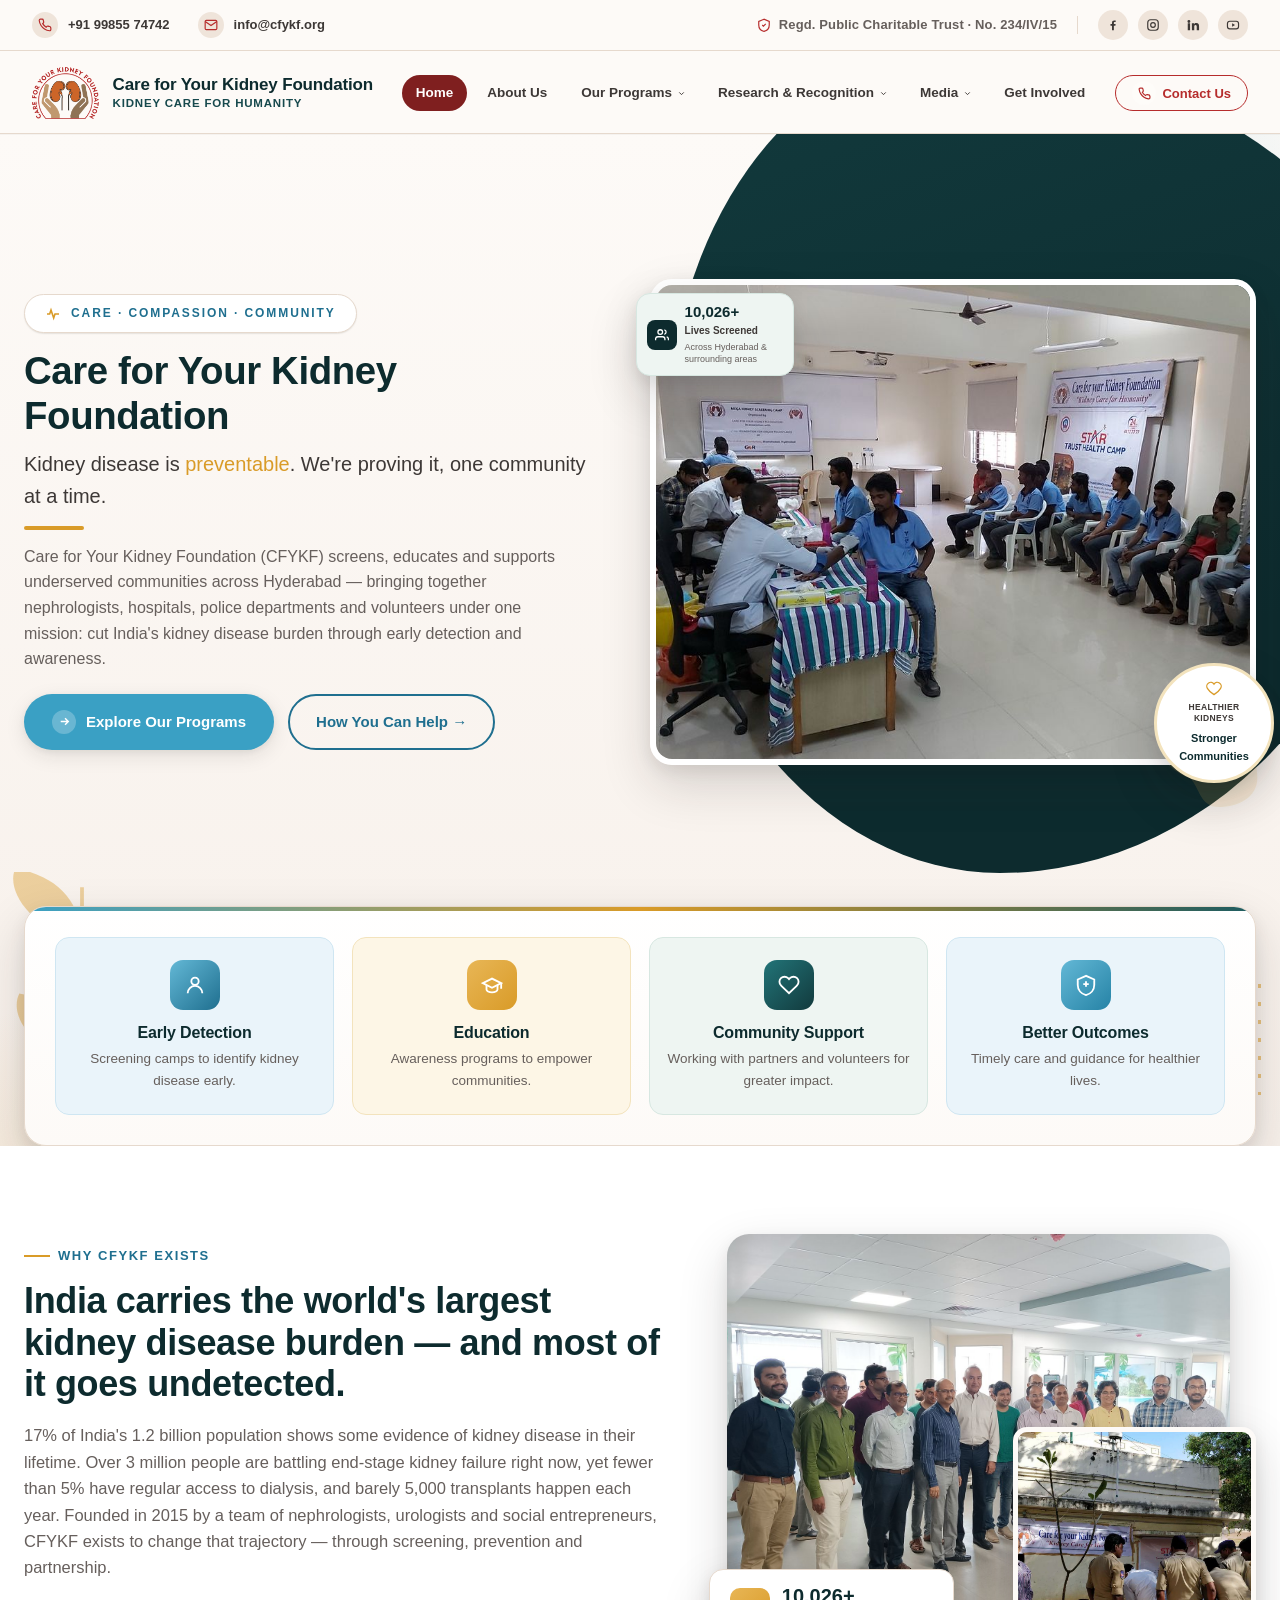
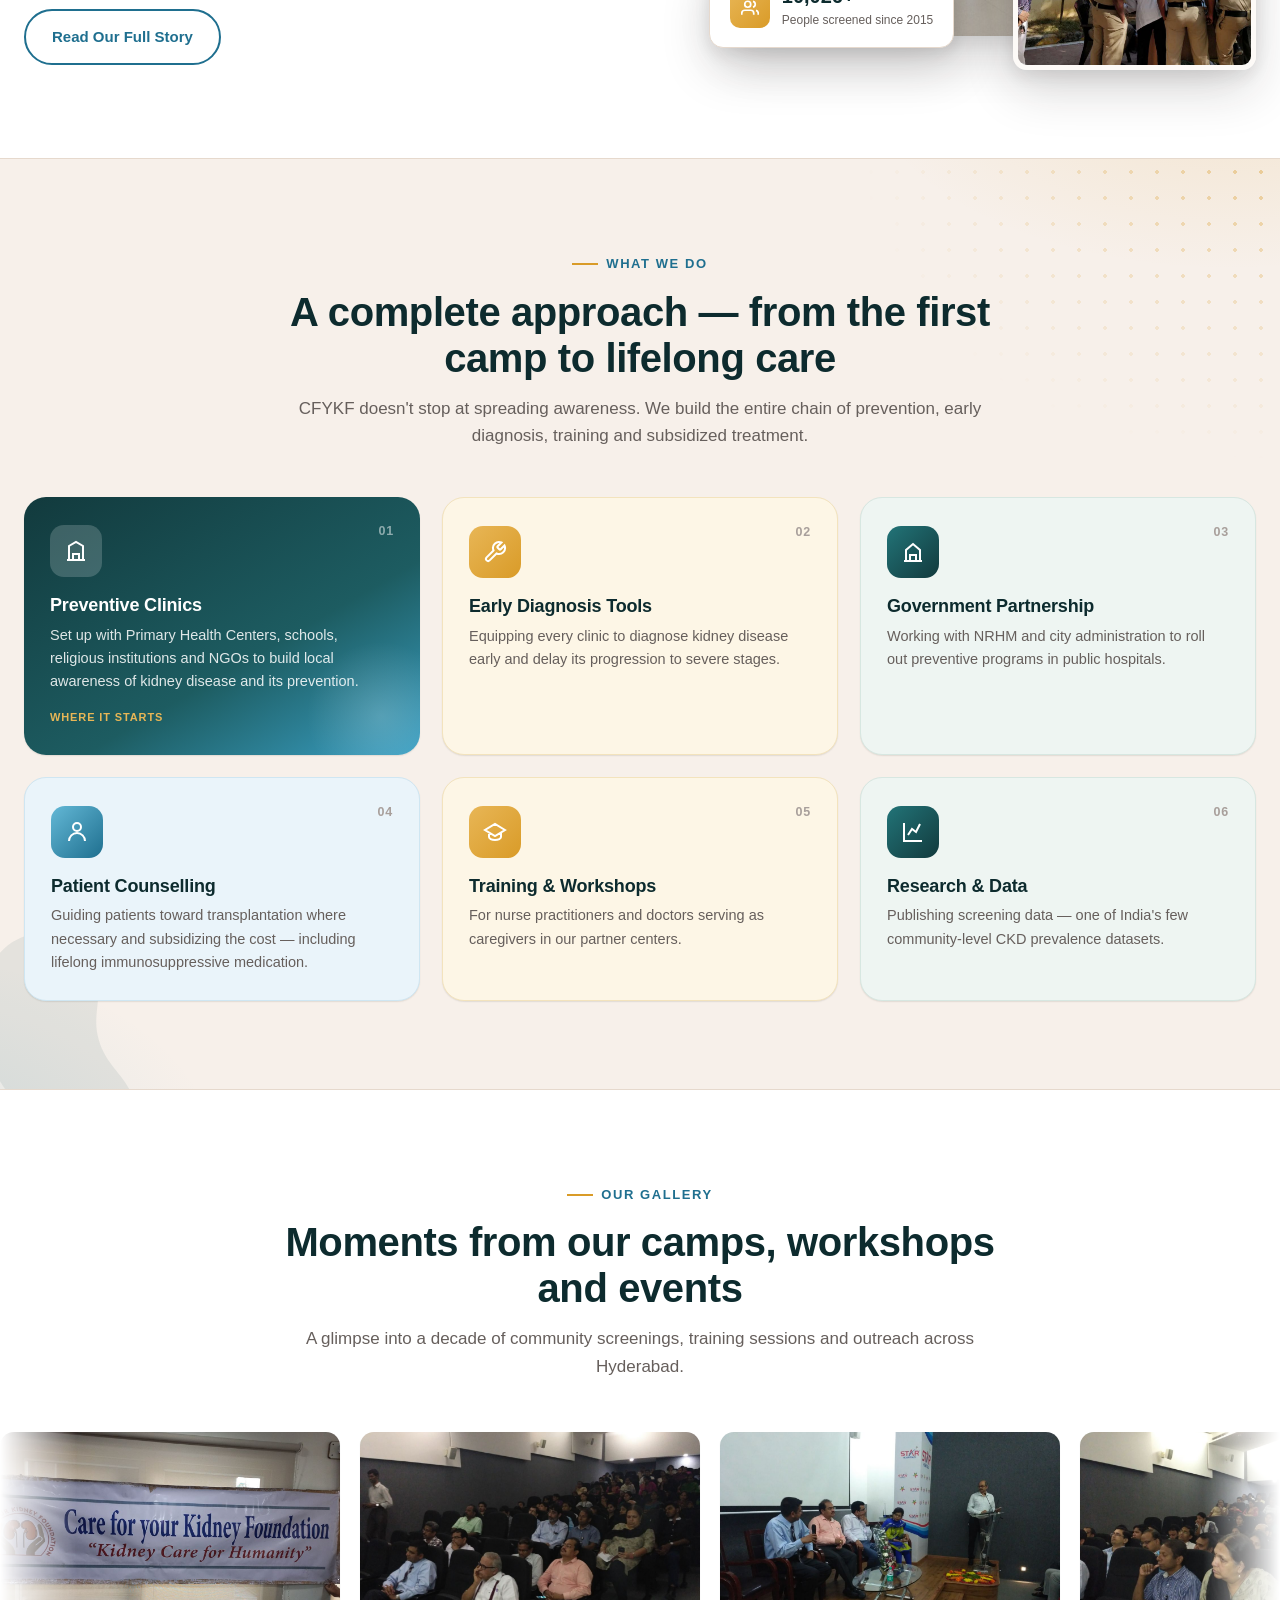
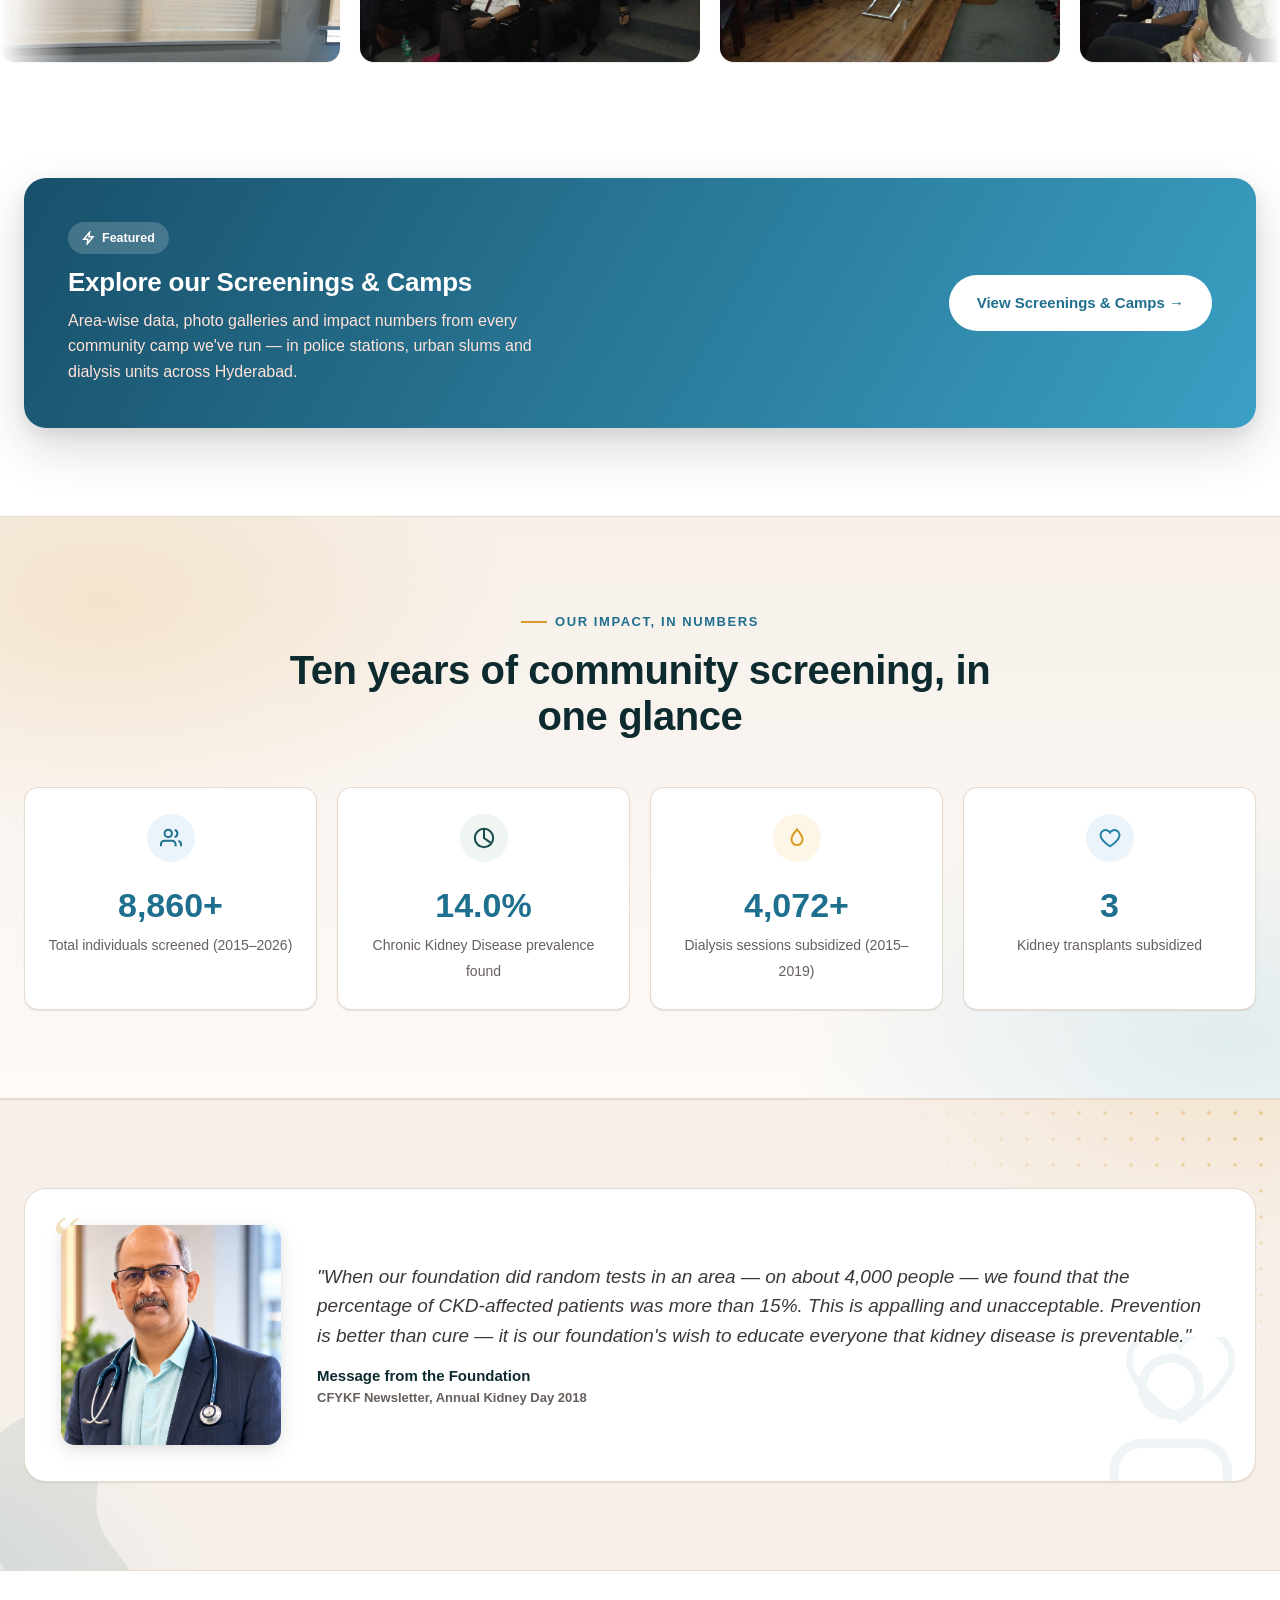
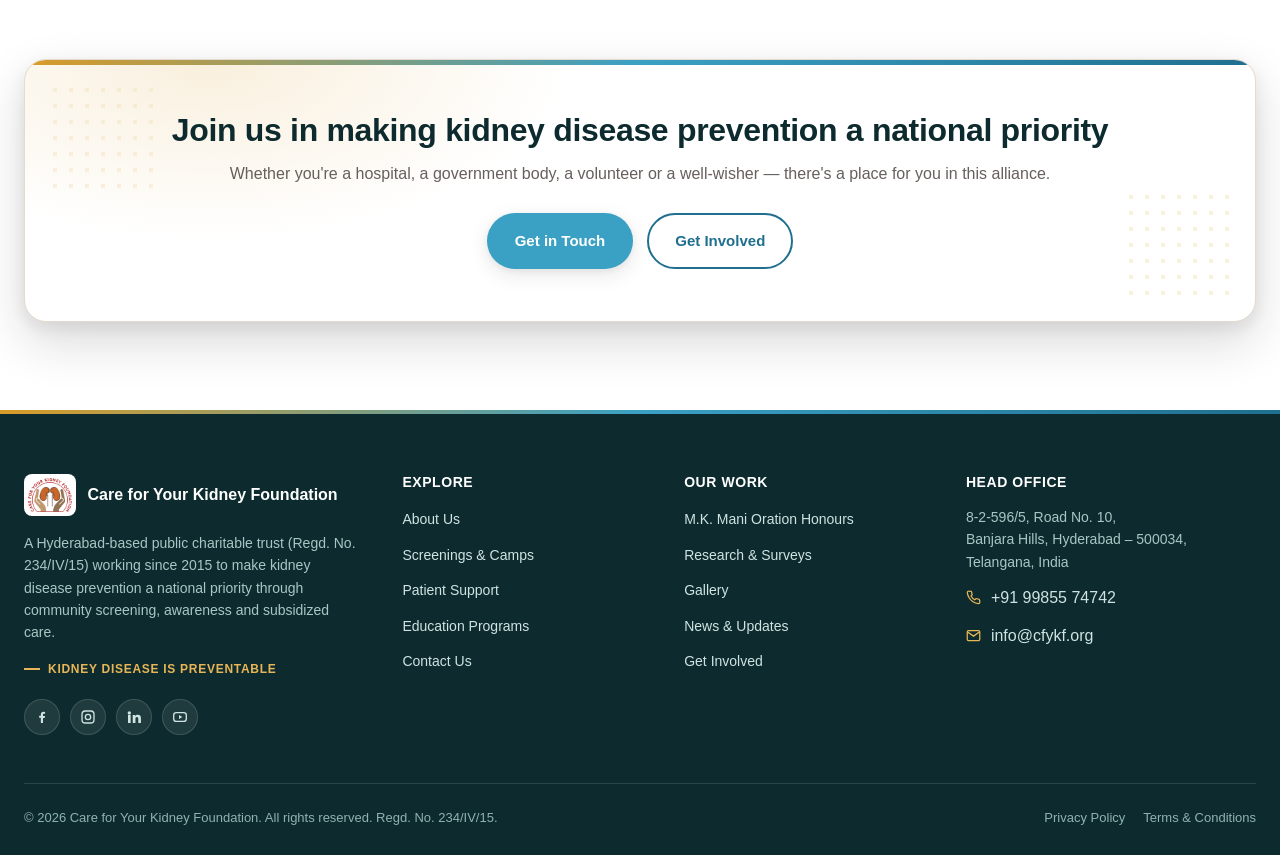
<file: index.html>
<!doctype html>
<html lang="en">
<head>
<meta charset="UTF-8">
<meta name="viewport" content="width=device-width, initial-scale=1.0">
<title>Care for Your Kidney Foundation | Kidney Care for Humanity</title>
<meta name="description" content="Care for Your Kidney Foundation (CFYKF) is a Hyderabad-based charitable trust working since 2015 to prevent kidney disease through community screening, awareness and subsidized treatment.">
<link rel="canonical" href="https://cfykf.org/">
<meta name="robots" content="index, follow">
<meta name="theme-color" content="#0d2b2e">
<meta property="og:type" content="website">
<meta property="og:site_name" content="Care for Your Kidney Foundation">
<meta property="og:title" content="Care for Your Kidney Foundation | Kidney Care for Humanity">
<meta property="og:description" content="Care for Your Kidney Foundation (CFYKF) is a Hyderabad-based charitable trust working since 2015 to prevent kidney disease through community screening, awareness and subsidized treatment.">
<meta property="og:url" content="https://cfykf.org/">
<meta property="og:image" content="https://cfykf.org/assets/images/shared/logo.png">
<meta property="og:locale" content="en_IN">
<meta name="twitter:card" content="summary_large_image">
<meta name="twitter:title" content="Care for Your Kidney Foundation | Kidney Care for Humanity">
<meta name="twitter:description" content="Care for Your Kidney Foundation (CFYKF) is a Hyderabad-based charitable trust working since 2015 to prevent kidney disease through community screening, awareness and subsidized treatment.">
<meta name="twitter:image" content="https://cfykf.org/assets/images/shared/logo.png">
<link rel="apple-touch-icon" href="assets/images/shared/logo.png">
<link rel="icon" href="assets/images/shared/logo.png">
<link rel="stylesheet" href="css/styles.css">
<script type="application/ld+json">
{
  "@context": "https://schema.org",
  "@type": "NGO",
  "@id": "https://cfykf.org/#organization",
  "name": "Care for Your Kidney Foundation",
  "alternateName": "CFYKF",
  "url": "https://cfykf.org/",
  "logo": "https://cfykf.org/assets/images/shared/logo.png",
  "image": "https://cfykf.org/assets/images/shared/logo.png",
  "description": "Care for Your Kidney Foundation (CFYKF) is a Hyderabad-based charitable trust working since 2015 to prevent kidney disease through community screening, awareness and subsidized treatment.",
  "disambiguatingDescription": "An independent Hyderabad, India-based kidney disease charity (Regd. Public Charitable Trust No. 234/IV/15) — not affiliated with the U.S. National Kidney Foundation.",
  "foundingDate": "2015",
  "email": "info@cfykf.org",
  "telephone": "+91-99855-74742",
  "slogan": "Kidney Disease is Preventable",
  "address": {
    "@type": "PostalAddress",
    "streetAddress": "8-2-596/5, Road No. 10, Banjara Hills",
    "addressLocality": "Hyderabad",
    "addressRegion": "Telangana",
    "postalCode": "500034",
    "addressCountry": "IN"
  },
  "areaServed": {
    "@type": "City",
    "name": "Hyderabad"
  }
}
</script>
<script type="application/ld+json">
{
  "@context": "https://schema.org",
  "@type": "WebSite",
  "@id": "https://cfykf.org/#website",
  "url": "https://cfykf.org/",
  "name": "Care for Your Kidney Foundation",
  "alternateName": "CFYKF",
  "publisher": { "@id": "https://cfykf.org/#organization" },
  "inLanguage": "en-IN"
}
</script>
</head>
<body>

<div class="header-topbar">
  <div class="topbar-wrap">
    <div class="htb-contacts">
      <a href="tel:+919985574742"><span class="htb-ic"><svg viewBox="0 0 24 24" fill="none" stroke="currentColor" stroke-width="2"><path d="M22 16.9v3a2 2 0 0 1-2.2 2 19.8 19.8 0 0 1-8.6-3.1 19.5 19.5 0 0 1-6-6 19.8 19.8 0 0 1-3.1-8.6A2 2 0 0 1 4.1 2h3a2 2 0 0 1 2 1.7c.1.9.3 1.8.6 2.7a2 2 0 0 1-.5 2.1L8 9.7a16 16 0 0 0 6 6l1.2-1.2a2 2 0 0 1 2.1-.5c.9.3 1.8.5 2.7.6a2 2 0 0 1 1.7 2Z"/></svg></span><span>+91 99855 74742</span></a>
      <a href="mailto:info@cfykf.org"><span class="htb-ic"><svg viewBox="0 0 24 24" fill="none" stroke="currentColor" stroke-width="2"><rect x="2" y="4" width="20" height="16" rx="2"/><path d="m22 6-10 7L2 6"/></svg></span><span>info@cfykf.org</span></a>
    </div>
    <div class="htb-right">
      <span class="htb-badge"><svg viewBox="0 0 24 24" fill="none" stroke="currentColor" stroke-width="2"><path d="M12 2 3 6v6c0 5.5 3.8 9.7 9 11 5.2-1.3 9-5.5 9-11V6l-9-4Z"/><path d="m9 12 2 2 4-4"/></svg>Regd. Public Charitable Trust · No. 234/IV/15</span>
      <div class="htb-divider"></div>
      <div class="htb-social">
        <a href="#" aria-label="Facebook"><svg viewBox="0 0 24 24" fill="currentColor"><path d="M13.5 21v-7.6h2.6l.4-3h-3v-1.9c0-.87.24-1.46 1.5-1.46h1.6V4.35A21 21 0 0 0 14 4.2c-2.2 0-3.7 1.34-3.7 3.8v2.1H7.7v3h2.6V21h3.2Z"/></svg></a>
        <a href="#" aria-label="Instagram"><svg viewBox="0 0 24 24" fill="none" stroke="currentColor" stroke-width="2"><rect x="3" y="3" width="18" height="18" rx="5"/><circle cx="12" cy="12" r="4"/><path d="M17.5 6.5h.01"/></svg></a>
        <a href="#" aria-label="LinkedIn"><svg viewBox="0 0 24 24" fill="currentColor"><path d="M4.98 3.5a2.5 2.5 0 1 0 0 5 2.5 2.5 0 0 0 0-5ZM3 9h4v12H3zM10 9h3.8v1.7h.05c.53-1 1.83-2 3.77-2 4.03 0 4.78 2.5 4.78 5.8V21h-4v-5.9c0-1.4 0-3.2-1.97-3.2s-2.27 1.5-2.27 3.1V21h-4z"/></svg></a>
        <a href="#" aria-label="YouTube"><svg viewBox="0 0 24 24" fill="none" stroke="currentColor" stroke-width="2"><rect x="2.5" y="5.5" width="19" height="13" rx="4"/><path d="m10.5 9 5 3-5 3Z" fill="currentColor" stroke="none"/></svg></a>
      </div>
    </div>
  </div>
</div>

<header class="site-header">
  <div class="nav-wrap">
    <a href="index.html" class="brand">
      <img src="assets/images/shared/logo.png" alt="Care for Your Kidney Foundation logo">
      <div class="brand-text"><strong class="brand-full">Care for Your Kidney Foundation</strong><strong class="brand-short">CFYKF</strong><span>Kidney Care for Humanity</span></div>
    </a>
    <div class="nav-menu">
      <nav class="nav-links">
        <a href="index.html" class="active"><svg class="nl-ic" viewBox="0 0 24 24" fill="none" stroke="currentColor" stroke-width="2"><path d="M3 10.5 12 3l9 7.5"/><path d="M5 9.5V20a1 1 0 0 0 1 1h4v-6h4v6h4a1 1 0 0 0 1-1V9.5"/></svg>Home</a>
        <a href="about.html"><svg class="nl-ic" viewBox="0 0 24 24" fill="none" stroke="currentColor" stroke-width="2"><circle cx="12" cy="8" r="4"/><path d="M4 21c0-4.4 3.6-8 8-8s8 3.6 8 8"/></svg>About Us</a>
        <div class="nav-dropdown">
          <button type="button" class="nav-dropdown-trigger" aria-haspopup="true" aria-expanded="false"><svg class="nl-ic" viewBox="0 0 24 24" fill="none" stroke="currentColor" stroke-width="2"><path d="M20.8 4.6a5.5 5.5 0 0 0-7.8 0L12 5.6l-1-1a5.5 5.5 0 0 0-7.8 7.8l1 1L12 21l7.8-7.6 1-1a5.5 5.5 0 0 0 0-7.8Z"/></svg>Our Programs<svg class="nav-dropdown-caret" viewBox="0 0 24 24" fill="none" stroke="currentColor" stroke-width="2.5"><path d="m6 9 6 6 6-6"/></svg></button>
          <div class="nav-dropdown-menu">
            <a href="screenings.html"><svg class="nl-ic" viewBox="0 0 24 24" fill="none" stroke="currentColor" stroke-width="2"><path d="M20.8 4.6a5.5 5.5 0 0 0-7.8 0L12 5.6l-1-1a5.5 5.5 0 0 0-7.8 7.8l1 1L12 21l7.8-7.6 1-1a5.5 5.5 0 0 0 0-7.8Z"/></svg>Screenings &amp; Camps</a>
            <a href="patient-support.html"><svg class="nl-ic" viewBox="0 0 24 24" fill="none" stroke="currentColor" stroke-width="2"><path d="M12 21s-7-4.5-9.5-9A5.5 5.5 0 0 1 12 6a5.5 5.5 0 0 1 9.5 6c-2.5 4.5-9.5 9-9.5 9Z"/></svg>Patient Support</a>
            <a href="education-programs.html"><svg class="nl-ic" viewBox="0 0 24 24" fill="none" stroke="currentColor" stroke-width="2"><path d="M14 2H6a2 2 0 0 0-2 2v16a2 2 0 0 0 2 2h12a2 2 0 0 0 2-2V8z"/><path d="M14 2v6h6M9 13h6M9 17h6"/></svg>Education Programs</a>
          </div>
        </div>
        <div class="nav-dropdown">
          <button type="button" class="nav-dropdown-trigger" aria-haspopup="true" aria-expanded="false"><svg class="nl-ic" viewBox="0 0 24 24" fill="none" stroke="currentColor" stroke-width="2"><path d="M3 3v18h18M7 15l4-6 4 3 4-8"/></svg>Research &amp; Recognition<svg class="nav-dropdown-caret" viewBox="0 0 24 24" fill="none" stroke="currentColor" stroke-width="2.5"><path d="m6 9 6 6 6-6"/></svg></button>
          <div class="nav-dropdown-menu">
            <a href="research-surveys.html"><svg class="nl-ic" viewBox="0 0 24 24" fill="none" stroke="currentColor" stroke-width="2"><path d="M3 3v18h18M7 15l4-6 4 3 4-8"/></svg>Research &amp; Surveys</a>
            <a href="honour-oration.html"><svg class="nl-ic" viewBox="0 0 24 24" fill="none" stroke="currentColor" stroke-width="2"><circle cx="12" cy="8" r="6"/><path d="M8.5 13.5 7 22l5-3 5 3-1.5-8.5"/></svg>M.K. Mani Oration Honours</a>
          </div>
        </div>
        <div class="nav-dropdown">
          <button type="button" class="nav-dropdown-trigger" aria-haspopup="true" aria-expanded="false"><svg class="nl-ic" viewBox="0 0 24 24" fill="none" stroke="currentColor" stroke-width="2"><rect x="3" y="3" width="18" height="18" rx="2"/><circle cx="8.5" cy="8.5" r="1.5"/><path d="M21 15l-5-5L5 21"/></svg>Media<svg class="nav-dropdown-caret" viewBox="0 0 24 24" fill="none" stroke="currentColor" stroke-width="2.5"><path d="m6 9 6 6 6-6"/></svg></button>
          <div class="nav-dropdown-menu">
            <a href="gallery.html"><svg class="nl-ic" viewBox="0 0 24 24" fill="none" stroke="currentColor" stroke-width="2"><rect x="3" y="3" width="18" height="18" rx="2"/><circle cx="8.5" cy="8.5" r="1.5"/><path d="M21 15l-5-5L5 21"/></svg>Gallery</a>
            <a href="news-updates.html"><svg class="nl-ic" viewBox="0 0 24 24" fill="none" stroke="currentColor" stroke-width="2"><rect x="3" y="4.5" width="18" height="17" rx="2"/><path d="M16 2.5v4M8 2.5v4M3 10h18"/></svg>News &amp; Updates</a>
          </div>
        </div>
        <a href="get-involved.html"><svg class="nl-ic" viewBox="0 0 24 24" fill="none" stroke="currentColor" stroke-width="2"><path d="M17 21v-2a4 4 0 0 0-4-4H5a4 4 0 0 0-4 4v2"/><circle cx="9" cy="7" r="4"/><path d="M23 21v-2a4 4 0 0 0-3-3.87M16 3.13a4 4 0 0 1 0 7.75"/></svg>Get Involved</a>
      <a href="contact.html" class="nav-contact-link"><svg class="nl-ic" viewBox="0 0 24 24" fill="none" stroke="currentColor" stroke-width="2"><path d="M22 16.9v3a2 2 0 0 1-2.2 2 19.8 19.8 0 0 1-8.6-3.1 19.5 19.5 0 0 1-6-6 19.8 19.8 0 0 1-3.1-8.6A2 2 0 0 1 4.1 2h3a2 2 0 0 1 2 1.7c.1.9.3 1.8.6 2.7a2 2 0 0 1-.5 2.1L8 9.7a16 16 0 0 0 6 6l1.2-1.2a2 2 0 0 1 2.1-.5c.9.3 1.8.5 2.7.6a2 2 0 0 1 1.7 2Z"/></svg>Contact Us</a>
            
        <div class="nav-links-contact">
          <a href="tel:+919985574742" class="nlc-item">
            <span class="nlc-ic"><svg viewBox="0 0 24 24" fill="none" stroke="currentColor" stroke-width="2"><path d="M22 16.9v3a2 2 0 0 1-2.2 2 19.8 19.8 0 0 1-8.6-3.1 19.5 19.5 0 0 1-6-6 19.8 19.8 0 0 1-3.1-8.6A2 2 0 0 1 4.1 2h3a2 2 0 0 1 2 1.7c.1.9.3 1.8.6 2.7a2 2 0 0 1-.5 2.1L8 9.7a16 16 0 0 0 6 6l1.2-1.2a2 2 0 0 1 2.1-.5c.9.3 1.8.5 2.7.6a2 2 0 0 1 1.7 2Z"/></svg></span>
            <div><b>Call Us</b><span>+91 99855 74742</span></div>
          </a>
          <a href="mailto:info@cfykf.org" class="nlc-item">
            <span class="nlc-ic"><svg viewBox="0 0 24 24" fill="none" stroke="currentColor" stroke-width="2"><rect x="2" y="4" width="20" height="16" rx="2"/><path d="m22 6-10 7L2 6"/></svg></span>
            <div><b>Email Us</b><span>info@cfykf.org</span></div>
          </a>
        </div>
      </nav>
      <div class="nav-cta">
        <a href="contact.html" class="btn btn-outline nav-contact-btn"><span class="btn-ic"><svg viewBox="0 0 24 24" fill="none" stroke="currentColor" stroke-width="2.2"><path d="M22 16.9v3a2 2 0 0 1-2.2 2 19.8 19.8 0 0 1-8.6-3.1 19.5 19.5 0 0 1-6-6 19.8 19.8 0 0 1-3.1-8.6A2 2 0 0 1 4.1 2h3a2 2 0 0 1 2 1.7c.1.9.3 1.8.6 2.7a2 2 0 0 1-.5 2.1L8 9.7a16 16 0 0 0 6 6l1.2-1.2a2 2 0 0 1 2.1-.5c.9.3 1.8.5 2.7.6a2 2 0 0 1 1.7 2Z"/></svg></span>Contact Us</a>
        <button class="nav-toggle" aria-label="Menu" aria-expanded="false"><span></span><span></span><span></span></button>
      </div>
    </div>
  </div>
</header>

<section class="hero2">
  <div class="hero2-blob" aria-hidden="true">
    <svg class="kidney-wm" viewBox="0 0 24 24" fill="currentColor"><path d="M9 21c-3-1-5-4.5-5-9 0-5 3-8 6-8s5 2 5 5c0 2-1 3-1 5 0 3 2 4 2 7 0 2-2 3-4 3s-2-2-3-3Z"/></svg>
  </div>
  <div class="hero2-dots dots-bottom" aria-hidden="true"></div>
  <svg class="hero2-leaf" viewBox="0 0 100 160" fill="none" stroke="currentColor" stroke-width="2" aria-hidden="true">
    <path d="M50 155 C50 105 50 60 50 8"/>
    <path d="M50 38 C20 28 10 8 15 -2 C40 3 50 18 50 38Z" fill="currentColor" stroke="none"/>
    <path d="M50 68 C80 58 90 38 85 28 C60 33 50 48 50 68Z" fill="currentColor" stroke="none"/>
    <path d="M50 100 C20 92 12 74 17 64 C42 68 50 82 50 100Z" fill="currentColor" stroke="none"/>
  </svg>
  <div class="container">
    <div class="hero2-grid reveal">
      <div>
        <span class="hero-badge-light"><svg class="hbl-ic" viewBox="0 0 24 24" fill="none" stroke="currentColor" stroke-width="2.4"><path d="M3 12h4l2-6 4 12 2-6h6"/></svg>Care · Compassion · Community</span>
        <h1>Care for Your Kidney Foundation</h1>
        <p class="hero2-tagline">Kidney disease is <em>preventable</em>. We're proving it, one community at a time.</p>
        <span class="h1-accent"></span>
        <p class="lead">Care for Your Kidney Foundation (CFYKF) screens, educates and supports underserved communities across Hyderabad — bringing together nephrologists, hospitals, police departments and volunteers under one mission: cut India's kidney disease burden through early detection and awareness.</p>
        <div class="hero-actions">
          <a href="about.html" class="btn btn-primary"><span class="btn-ic"><svg viewBox="0 0 24 24" fill="none" stroke="currentColor" stroke-width="2.6"><path d="M5 12h14M13 6l6 6-6 6"/></svg></span>Explore Our Programs</a>
          <a href="screenings.html" class="btn btn-outline">How You Can Help →</a>
        </div>
      </div>
      <div class="hero2-photo-wrap">
        <div class="hero2-photo" data-fade-slider>
          <img class="fade-slide active" src="assets/images/screenings_tab-police/camp-police-07.jpg" alt="Dr. Rajasekara Chakravarthi at a CFYKF police station screening camp">
          <img class="fade-slide" src="assets/images/screenings_tab-public/camp-public-01.jpg" alt="Participants queued at a CFYKF mega kidney screening camp">
          <img class="fade-slide" src="assets/images/screenings_tab-police/camp-police-08.jpg" alt="Dr. Rajasekara Chakravarthi at a CFYKF police station screening camp">
          <!-- <img class="fade-slide" src="assets/images/index_hero/chakravarthi-conclave-podium.jpg" alt="Dr. Rajasekara Chakravarthi speaking at a dialysis learning conclave"> -->
          <img class="fade-slide" src="assets/images/screenings_tab-police/camp-police-09.jpg" alt="CFYKF kidney screening camp for police personnel">
          <img class="fade-slide" src="assets/images/screenings_tab-dialysis/camp-dialysis-08.jpg" alt="Dr. Rajasekara Chakravarthi leading a CFYKF patient education session">
          <img class="fade-slide" src="assets/images/screenings_tab-police/camp-police-05.jpg" alt="CFYKF kidney screening camp at a Hyderabad police station">
          <img class="fade-slide" src="assets/images/index_hero/chakravarthi-conclave-felicitation.jpg" alt="Dr. Rajasekara Chakravarthi being felicitated at a dialysis learning conclave">
          <img class="fade-slide" src="assets/images/about_team/Chakravarthi_Image.png" alt="Dr. Rajasekara Chakravarthi addressing guests from the CFYKF welcome podium">
          <img class="fade-slide" src="assets/images/about_team/cfykf.png" alt="Care for Your Kidney Foundation branding on stage, “Kidney Care for Humanity”">
          <img class="fade-slide" src="assets/images/screenings_tab-public/program-screening-1.jpg" alt="Blood sample collection at a CFYKF screening camp">
          <img class="fade-slide" src="assets/images/index_hero/screrning_1.png" alt="Blood sample collection at a CFYKF screening camp">
        
        </div>
        <div class="hero-photo-stat tint">
          <div class="ico"><svg viewBox="0 0 24 24" fill="none" stroke="currentColor" stroke-width="2.2"><path d="M17 21v-2a4 4 0 0 0-4-4H5a4 4 0 0 0-4 4v2"/><circle cx="9" cy="7" r="4"/><path d="M23 21v-2a4 4 0 0 0-3-3.87M16 3.13a4 4 0 0 1 0 7.75"/></svg></div>
          <div>
            <b data-count="10026" data-suffix="+">10,026+</b>
            <span>Lives Screened</span>
            <small>Across Hyderabad &amp; surrounding areas</small>
          </div>
        </div>
        <div class="hero-photo-badge boxed">
          <svg viewBox="0 0 24 24" fill="none" stroke="currentColor" stroke-width="1.8"><path d="M12 21s-7-4.5-9.5-9A5.5 5.5 0 0 1 12 6a5.5 5.5 0 0 1 9.5 6c-2.5 4.5-9.5 9-9.5 9Z"/></svg>
          <span>Healthier Kidneys</span>
          <strong>Stronger Communities</strong>
        </div>
      </div>
    </div>
    <div class="hero-feature-panel reveal">
      <div class="hfp-item tint-rose">
        <div class="ic wash-a"><svg viewBox="0 0 24 24" fill="none" stroke="currentColor" stroke-width="2"><circle cx="12" cy="8" r="4"/><path d="M4 21c0-4.4 3.6-8 8-8s8 3.6 8 8"/></svg></div>
        <h4>Early Detection</h4>
        <p>Screening camps to identify kidney disease early.</p>
      </div>
      <div class="hfp-item tint-gold">
        <div class="ic wash-b"><svg viewBox="0 0 24 24" fill="none" stroke="currentColor" stroke-width="2"><path d="M22 10 12 5 2 10l10 5 10-5Z"/><path d="M6 12v5c0 1.5 2.5 3 6 3s6-1.5 6-3v-5M22 10v6"/></svg></div>
        <h4>Education</h4>
        <p>Awareness programs to empower communities.</p>
      </div>
      <div class="hfp-item tint-sage">
        <div class="ic wash-c"><svg viewBox="0 0 24 24" fill="none" stroke="currentColor" stroke-width="2"><path d="M20.8 4.6a5.5 5.5 0 0 0-7.8 0L12 5.6l-1-1a5.5 5.5 0 0 0-7.8 7.8l1 1L12 21l7.8-7.6 1-1a5.5 5.5 0 0 0 0-7.8Z"/></svg></div>
        <h4>Community Support</h4>
        <p>Working with partners and volunteers for greater impact.</p>
      </div>
      <div class="hfp-item tint-rose">
        <div class="ic wash-d"><svg viewBox="0 0 24 24" fill="none" stroke="currentColor" stroke-width="2"><path d="M12 2 3 6v6c0 5.5 3.8 9.7 9 11 5.2-1.3 9-5.5 9-11V6l-9-4Z"/><path d="M12 8v6M9 11h6"/></svg></div>
        <h4>Better Outcomes</h4>
        <p>Timely care and guidance for healthier lives.</p>
      </div>
    </div>
  </div>
</section>

<section class="bg-paper">
  <div class="container">
    <div class="two-col reveal">
      <div>
        <div class="eyebrow">Why CFYKF exists</div>
        <h2 style="font-size:clamp(26px,3.2vw,36px);color:var(--teal-900);">India carries the world's largest kidney disease burden — and most of it goes undetected.</h2>
        <p style="margin-top:18px;font-size:16.5px;color:var(--ink-500);">17% of India's 1.2 billion population shows some evidence of kidney disease in their lifetime. Over 3 million people are battling end-stage kidney failure right now, yet fewer than 5% have regular access to dialysis, and barely 5,000 transplants happen each year. Founded in 2015 by a team of nephrologists, urologists and social entrepreneurs, CFYKF exists to change that trajectory — through screening, prevention and partnership.</p>
        <div class="hero-actions" style="margin-top:28px;">
          <a href="about.html" class="btn btn-outline">Read Our Full Story</a>
        </div>
      </div>
      <div class="image-stack">
        <div class="is-main"><img src="assets/images/index_about-preview/about-team.jpg" alt="CFYKF trustees, doctors and program staff"></div>
        <div class="is-accent"><img src="assets/images/screenings_tab-public/program-screening-2.jpg" alt="Community screening in progress"></div>
        <div class="is-badge">
          <div class="ico"><svg width="18" height="18" viewBox="0 0 24 24" fill="none" stroke="currentColor" stroke-width="2.3"><path d="M17 21v-2a4 4 0 0 0-4-4H5a4 4 0 0 0-4 4v2"/><circle cx="9" cy="7" r="4"/><path d="M23 21v-2a4 4 0 0 0-3-3.87M16 3.13a4 4 0 0 1 0 7.75"/></svg></div>
          <div><b>10,026+</b><span>People screened since 2015</span></div>
        </div>
      </div>
    </div>
  </div>
</section>

<section class="bg-tint">
  <div class="container">
    <div class="section-head center reveal">
      <div class="eyebrow" style="justify-content:center;">What we do</div>
      <h2>A complete approach — from the first camp to lifelong care</h2>
      <p>CFYKF doesn't stop at spreading awareness. We build the entire chain of prevention, early diagnosis, training and subsidized treatment.</p>
    </div>
    <div class="approach-grid reveal">
      <div class="ap-card featured">
        <span class="ap-num">01</span>
        <div class="icon"><svg viewBox="0 0 24 24" fill="none" stroke="currentColor" stroke-width="2"><path d="M3 21h18M5 21V7l7-4 7 4v14M9 21v-6h6v6"/></svg></div>
        <h3>Preventive Clinics</h3>
        <p>Set up with Primary Health Centers, schools, religious institutions and NGOs to build local awareness of kidney disease and its prevention.</p>
        <span class="ap-tag">Where it starts</span>
      </div>
      <div class="ap-card tint-gold">
        <span class="ap-num">02</span>
        <div class="icon"><svg viewBox="0 0 24 24" fill="none" stroke="currentColor" stroke-width="2"><path d="M14.7 6.3a1 1 0 0 0 0 1.4l1.6 1.6a1 1 0 0 0 1.4 0l3.77-3.77a6 6 0 0 1-7.94 7.94l-6.91 6.91a2.12 2.12 0 0 1-3-3l6.91-6.91a6 6 0 0 1 7.94-7.94Z"/></svg></div>
        <h3>Early Diagnosis Tools</h3>
        <p>Equipping every clinic to diagnose kidney disease early and delay its progression to severe stages.</p>
      </div>
      <div class="ap-card tint-sage">
        <span class="ap-num">03</span>
        <div class="icon"><svg viewBox="0 0 24 24" fill="none" stroke="currentColor" stroke-width="2"><path d="M3 21h18M5 21V10l7-6 7 6v11M9 21v-6h6v6"/></svg></div>
        <h3>Government Partnership</h3>
        <p>Working with NRHM and city administration to roll out preventive programs in public hospitals.</p>
      </div>
      <div class="ap-card tint-rose">
        <span class="ap-num">04</span>
        <div class="icon"><svg viewBox="0 0 24 24" fill="none" stroke="currentColor" stroke-width="2"><path d="M20 21a8 8 0 1 0-16 0M12 11a4 4 0 1 0 0-8 4 4 0 0 0 0 8Z"/></svg></div>
        <h3>Patient Counselling</h3>
        <p>Guiding patients toward transplantation where necessary and subsidizing the cost — including lifelong immunosuppressive medication.</p>
      </div>
      <div class="ap-card tint-gold">
        <span class="ap-num">05</span>
        <div class="icon"><svg viewBox="0 0 24 24" fill="none" stroke="currentColor" stroke-width="2"><path d="m22 10-10-6L2 10l10 6 10-6Z M6 12v5c0 1.5 2.5 3 6 3s6-1.5 6-3v-5"/></svg></div>
        <h3>Training &amp; Workshops</h3>
        <p>For nurse practitioners and doctors serving as caregivers in our partner centers.</p>
      </div>
      <div class="ap-card tint-sage">
        <span class="ap-num">06</span>
        <div class="icon"><svg viewBox="0 0 24 24" fill="none" stroke="currentColor" stroke-width="2"><path d="M3 3v18h18M7 15l4-6 4 3 4-8"/></svg></div>
        <h3>Research &amp; Data</h3>
        <p>Publishing screening data — one of India's few community-level CKD prevalence datasets.</p>
      </div>
    </div>
  </div>
</section>

<section class="bg-paper gallery-marquee-section">
  <div class="container reveal">
    <div class="section-head center">
      <div class="eyebrow" style="justify-content:center;">Our gallery</div>
      <h2>Moments from our camps, workshops and events</h2>
      <p>A glimpse into a decade of community screenings, training sessions and outreach across Hyderabad.</p>
    </div>
  </div>
  <div class="gallery-marquee" aria-label="Photo gallery">
    <div class="gallery-track">
      <a href="assets/images/index_gallery/gallery-01.jpg" data-lightbox><img src="assets/images/index_gallery/gallery-01.jpg" alt="CFYKF community outreach moment" loading="lazy"></a>
      <a href="assets/images/index_gallery/gallery-02.jpg" data-lightbox><img src="assets/images/index_gallery/gallery-02.jpg" alt="CFYKF community outreach moment" loading="lazy"></a>
      <a href="assets/images/index_gallery/gallery-03.jpg" data-lightbox><img src="assets/images/index_gallery/gallery-03.jpg" alt="CFYKF community outreach moment" loading="lazy"></a>
      <a href="assets/images/index_gallery/gallery-04.jpg" data-lightbox><img src="assets/images/index_gallery/gallery-04.jpg" alt="CFYKF community outreach moment" loading="lazy"></a>
      <!-- <a href="assets/images/index_gallery/gallery-05.jpg" data-lightbox><img src="assets/images/index_gallery/gallery-05.jpg" alt="CFYKF community outreach moment" loading="lazy"></a> -->
      <a href="assets/images/index_gallery/gallery-06.jpg" data-lightbox><img src="assets/images/index_gallery/gallery-06.jpg" alt="CFYKF community outreach moment" loading="lazy"></a>
      <a href="assets/images/index_gallery/gallery-07.jpg" data-lightbox><img src="assets/images/index_gallery/gallery-07.jpg" alt="CFYKF community outreach moment" loading="lazy"></a>
      <a href="assets/images/index_gallery/gallery-08.jpg" data-lightbox><img src="assets/images/index_gallery/gallery-08.jpg" alt="CFYKF community outreach moment" loading="lazy"></a>
      <a href="assets/images/index_gallery/gallery-09.jpg" data-lightbox><img src="assets/images/index_gallery/gallery-09.jpg" alt="CFYKF community outreach moment" loading="lazy"></a>
      <!-- <a href="assets/images/index_gallery/gallery-10.jpg" data-lightbox><img src="assets/images/index_gallery/gallery-10.jpg" alt="CFYKF community outreach moment" loading="lazy"></a> -->
      <a href="assets/images/index_gallery/gallery-11.jpg" data-lightbox><img src="assets/images/index_gallery/gallery-11.jpg" alt="CFYKF community outreach moment" loading="lazy"></a>
      <a href="assets/images/index_gallery/gallery-01.jpg" data-lightbox tabindex="-1" aria-hidden="true"><img src="assets/images/index_gallery/gallery-01.jpg" alt="" loading="lazy"></a>
      <a href="assets/images/index_gallery/gallery-02.jpg" data-lightbox tabindex="-1" aria-hidden="true"><img src="assets/images/index_gallery/gallery-02.jpg" alt="" loading="lazy"></a>
      <a href="assets/images/index_gallery/gallery-03.jpg" data-lightbox tabindex="-1" aria-hidden="true"><img src="assets/images/index_gallery/gallery-03.jpg" alt="" loading="lazy"></a>
      <a href="assets/images/index_gallery/gallery-04.jpg" data-lightbox tabindex="-1" aria-hidden="true"><img src="assets/images/index_gallery/gallery-04.jpg" alt="" loading="lazy"></a>
      <a href="assets/images/index_gallery/gallery-05.jpg" data-lightbox tabindex="-1" aria-hidden="true"><img src="assets/images/index_gallery/gallery-05.jpg" alt="" loading="lazy"></a>
      <a href="assets/images/index_gallery/gallery-06.jpg" data-lightbox tabindex="-1" aria-hidden="true"><img src="assets/images/index_gallery/gallery-06.jpg" alt="" loading="lazy"></a>
      <a href="assets/images/index_gallery/gallery-07.jpg" data-lightbox tabindex="-1" aria-hidden="true"><img src="assets/images/index_gallery/gallery-07.jpg" alt="" loading="lazy"></a>
      <a href="assets/images/index_gallery/gallery-08.jpg" data-lightbox tabindex="-1" aria-hidden="true"><img src="assets/images/index_gallery/gallery-08.jpg" alt="" loading="lazy"></a>
      <a href="assets/images/index_gallery/gallery-09.jpg" data-lightbox tabindex="-1" aria-hidden="true"><img src="assets/images/index_gallery/gallery-09.jpg" alt="" loading="lazy"></a>
      <a href="assets/images/index_gallery/gallery-10.jpg" data-lightbox tabindex="-1" aria-hidden="true"><img src="assets/images/index_gallery/gallery-10.jpg" alt="" loading="lazy"></a>
      <a href="assets/images/index_gallery/gallery-11.jpg" data-lightbox tabindex="-1" aria-hidden="true"><img src="assets/images/index_gallery/gallery-11.jpg" alt="" loading="lazy"></a>
    </div>
  </div>
</section>

<section class="bg-paper">
  <div class="container reveal">
    <div class="highlight-panel">
      <div>
        <span class="badge-gold" style="background:rgba(255,255,255,.18);color:#fff;"><svg width="14" height="14" viewBox="0 0 24 24" fill="none" stroke="currentColor" stroke-width="2.5"><path d="M13 2 3 14h7l-1 8 10-12h-7l1-8Z"/></svg> Featured</span>
        <h3 style="margin-top:14px;">Explore our Screenings &amp; Camps</h3>
        <p>Area-wise data, photo galleries and impact numbers from every community camp we've run — in police stations, urban slums and dialysis units across Hyderabad.</p>
      </div>
      <a href="screenings.html" class="btn" style="background:#fff;color:var(--maroon-700);">View Screenings &amp; Camps →</a>
    </div>
  </div>
</section>

<section class="bg-teal">
  <div class="container">
    <div class="section-head center reveal">
      <div class="eyebrow" style="justify-content:center;">Our impact, in numbers</div>
      <h2>Ten years of community screening, in one glance</h2>
    </div>
    <div class="stat-strip reveal">
      <div class="stat-card">
        <div class="ic wash-a"><svg viewBox="0 0 24 24" fill="none" stroke="currentColor" stroke-width="2.2"><path d="M17 21v-2a4 4 0 0 0-4-4H5a4 4 0 0 0-4 4v2"/><circle cx="9" cy="7" r="4"/><path d="M23 21v-2a4 4 0 0 0-3-3.87M16 3.13a4 4 0 0 1 0 7.75"/></svg></div>
        <b data-count="10026" data-suffix="+">10,026+</b><span>Total individuals screened (2015–2026)</span>
      </div>
      <div class="stat-card">
        <div class="ic wash-c"><svg viewBox="0 0 24 24" fill="none" stroke="currentColor" stroke-width="2.2"><path d="M12 2v10l7 5"/><circle cx="12" cy="12" r="10"/></svg></div>
        <b data-count="15.8" data-decimals="1" data-suffix="%">15.8%</b><span>Chronic Kidney Disease prevalence found</span>
      </div>
      <div class="stat-card">
        <div class="ic wash-b"><svg viewBox="0 0 24 24" fill="none" stroke="currentColor" stroke-width="2.2"><path d="M12 2.7s6 6.4 6 11a6 6 0 1 1-12 0c0-4.6 6-11 6-11Z"/></svg></div>
        <b data-count="4608" data-suffix="+">4,608+</b><span>Dialysis sessions subsidized (2015–2019)</span>
      </div>
      <div class="stat-card">
        <div class="ic wash-d"><svg viewBox="0 0 24 24" fill="none" stroke="currentColor" stroke-width="2.2"><path d="M12 21s-7-4.5-9.5-9A5.5 5.5 0 0 1 12 6a5.5 5.5 0 0 1 9.5 6c-2.5 4.5-9.5 9-9.5 9Z"/></svg></div>
        <b data-count="4" data-suffix="">4</b><span>Kidney transplants subsidized</span>
      </div>
    </div>
  </div>
</section>

<section class="bg-tint">
  <div class="container reveal">
    <div class="quote-block">
      <span class="qmark">&ldquo;</span>
      <svg class="wm" viewBox="0 0 24 24" fill="none" stroke="currentColor" stroke-width="1.3"><path d="M17 21v-2a4 4 0 0 0-4-4H5a4 4 0 0 0-4 4v2"/><circle cx="9" cy="7" r="4"/><path d="M12 21s-7-4.5-9.5-9A5.5 5.5 0 0 1 12 6a5.5 5.5 0 0 1 9.5 6c-2.5 4.5-9.5 9-9.5 9Z" transform="translate(2,-3) scale(0.7)"/></svg>
      <div class="qava"><img src="assets/images/about_team/chakravarthi.png" alt="Dr. Rajasekara Chakravarthi M" style="object-position:center 20%;"></div>
      <div>
        <blockquote>"When our foundation did random tests in an area — on about 4,000 people — we found that the percentage of CKD-affected patients was more than 15%. This is appalling and unacceptable. Prevention is better than cure — it is our foundation's wish to educate everyone that kidney disease is preventable."</blockquote>
        <div class="who">Message from the Foundation <span>CFYKF Newsletter, Annual Kidney Day 2018</span></div>
      </div>
    </div>
  </div>
</section>

<section class="bg-paper">
  <div class="container reveal">
    <div class="cta-band">
      <div class="wm-dots tl"></div>
      <div class="wm-dots br"></div>
      <h2>Join us in making kidney disease prevention a national priority</h2>
      <p>Whether you're a hospital, a government body, a volunteer or a well-wisher — there's a place for you in this alliance.</p>
      <div class="hero-actions">
        <a href="contact.html" class="btn btn-primary">Get in Touch</a>
        <a href="get-involved.html" class="btn btn-ghost">Get Involved</a>
      </div>
    </div>
  </div>
</section>

<footer class="site-footer">
  <div class="container">
    <div class="footer-grid reveal">
      <div>
        <div class="footer-brand"><img src="assets/images/shared/logo.png" alt="logo"><strong>Care for Your Kidney Foundation</strong></div>
        <p>A Hyderabad-based public charitable trust (Regd. No. 234/IV/15) working since 2015 to make kidney disease prevention a national priority through community screening, awareness and subsidized care.</p>
        <div class="footer-tagline">Kidney Disease is Preventable</div>
        <div class="footer-social">
          <a href="#" aria-label="Facebook"><svg viewBox="0 0 24 24" fill="currentColor"><path d="M13.5 21v-7.6h2.6l.4-3h-3v-1.9c0-.87.24-1.46 1.5-1.46h1.6V4.35A21 21 0 0 0 14 4.2c-2.2 0-3.7 1.34-3.7 3.8v2.1H7.7v3h2.6V21h3.2Z"/></svg></a>
          <a href="#" aria-label="Instagram"><svg viewBox="0 0 24 24" fill="none" stroke="currentColor" stroke-width="2"><rect x="3" y="3" width="18" height="18" rx="5"/><circle cx="12" cy="12" r="4"/><path d="M17.5 6.5h.01"/></svg></a>
          <a href="#" aria-label="LinkedIn"><svg viewBox="0 0 24 24" fill="currentColor"><path d="M4.98 3.5a2.5 2.5 0 1 0 0 5 2.5 2.5 0 0 0 0-5ZM3 9h4v12H3zM10 9h3.8v1.7h.05c.53-1 1.83-2 3.77-2 4.03 0 4.78 2.5 4.78 5.8V21h-4v-5.9c0-1.4 0-3.2-1.97-3.2s-2.27 1.5-2.27 3.1V21h-4z"/></svg></a>
          <a href="#" aria-label="YouTube"><svg viewBox="0 0 24 24" fill="none" stroke="currentColor" stroke-width="2"><rect x="2.5" y="5.5" width="19" height="13" rx="4"/><path d="m10.5 9 5 3-5 3Z" fill="currentColor" stroke="none"/></svg></a>
        </div>
      </div>
      <div>
        <h4>Explore</h4>
        <ul>
          <li><a href="about.html">About Us</a></li>
          <li><a href="screenings.html">Screenings &amp; Camps</a></li>
          <li><a href="patient-support.html">Patient Support</a></li>
          <li><a href="education-programs.html">Education Programs</a></li>
          <li><a href="contact.html">Contact Us</a></li>
        </ul>
      </div>
      <div>
        <h4>Our Work</h4>
        <ul>
          <li><a href="honour-oration.html">M.K. Mani Oration Honours</a></li>
          <li><a href="research-surveys.html">Research &amp; Surveys</a></li>
          <li><a href="gallery.html">Gallery</a></li>
          <li><a href="news-updates.html">News &amp; Updates</a></li>
          <li><a href="get-involved.html">Get Involved</a></li>
        </ul>
      </div>
      <div>
        <h4>Head Office</h4>
        <p>8-2-596/5, Road No. 10,<br>Banjara Hills, Hyderabad – 500034,<br>Telangana, India</p>
        <div class="footer-contact-row"><svg viewBox="0 0 24 24" fill="none" stroke="currentColor" stroke-width="2"><path d="M22 16.9v3a2 2 0 0 1-2.2 2 19.8 19.8 0 0 1-8.6-3.1 19.5 19.5 0 0 1-6-6 19.8 19.8 0 0 1-3.1-8.6A2 2 0 0 1 4.1 2h3a2 2 0 0 1 2 1.7c.1.9.3 1.8.6 2.7a2 2 0 0 1-.5 2.1L8 9.7a16 16 0 0 0 6 6l1.2-1.2a2 2 0 0 1 2.1-.5c.9.3 1.8.5 2.7.6a2 2 0 0 1 1.7 2Z"/></svg><span>+91 99855 74742</span></div>
        <div class="footer-contact-row"><svg viewBox="0 0 24 24" fill="none" stroke="currentColor" stroke-width="2"><rect x="2" y="4" width="20" height="16" rx="2"/><path d="m22 6-10 7L2 6"/></svg><span>info@cfykf.org</span></div>
      </div>
    </div>
    <div class="footer-bottom">
      <span>© 2026 Care for Your Kidney Foundation. All rights reserved. Regd. No. 234/IV/15.</span>
      <div class="fb-links">
        <a href="#">Privacy Policy</a>
        <a href="#">Terms &amp; Conditions</a>
      </div>
    </div>
  </div>
</footer>

<script src="js/main.js"></script>
</body>
</html>
</file>
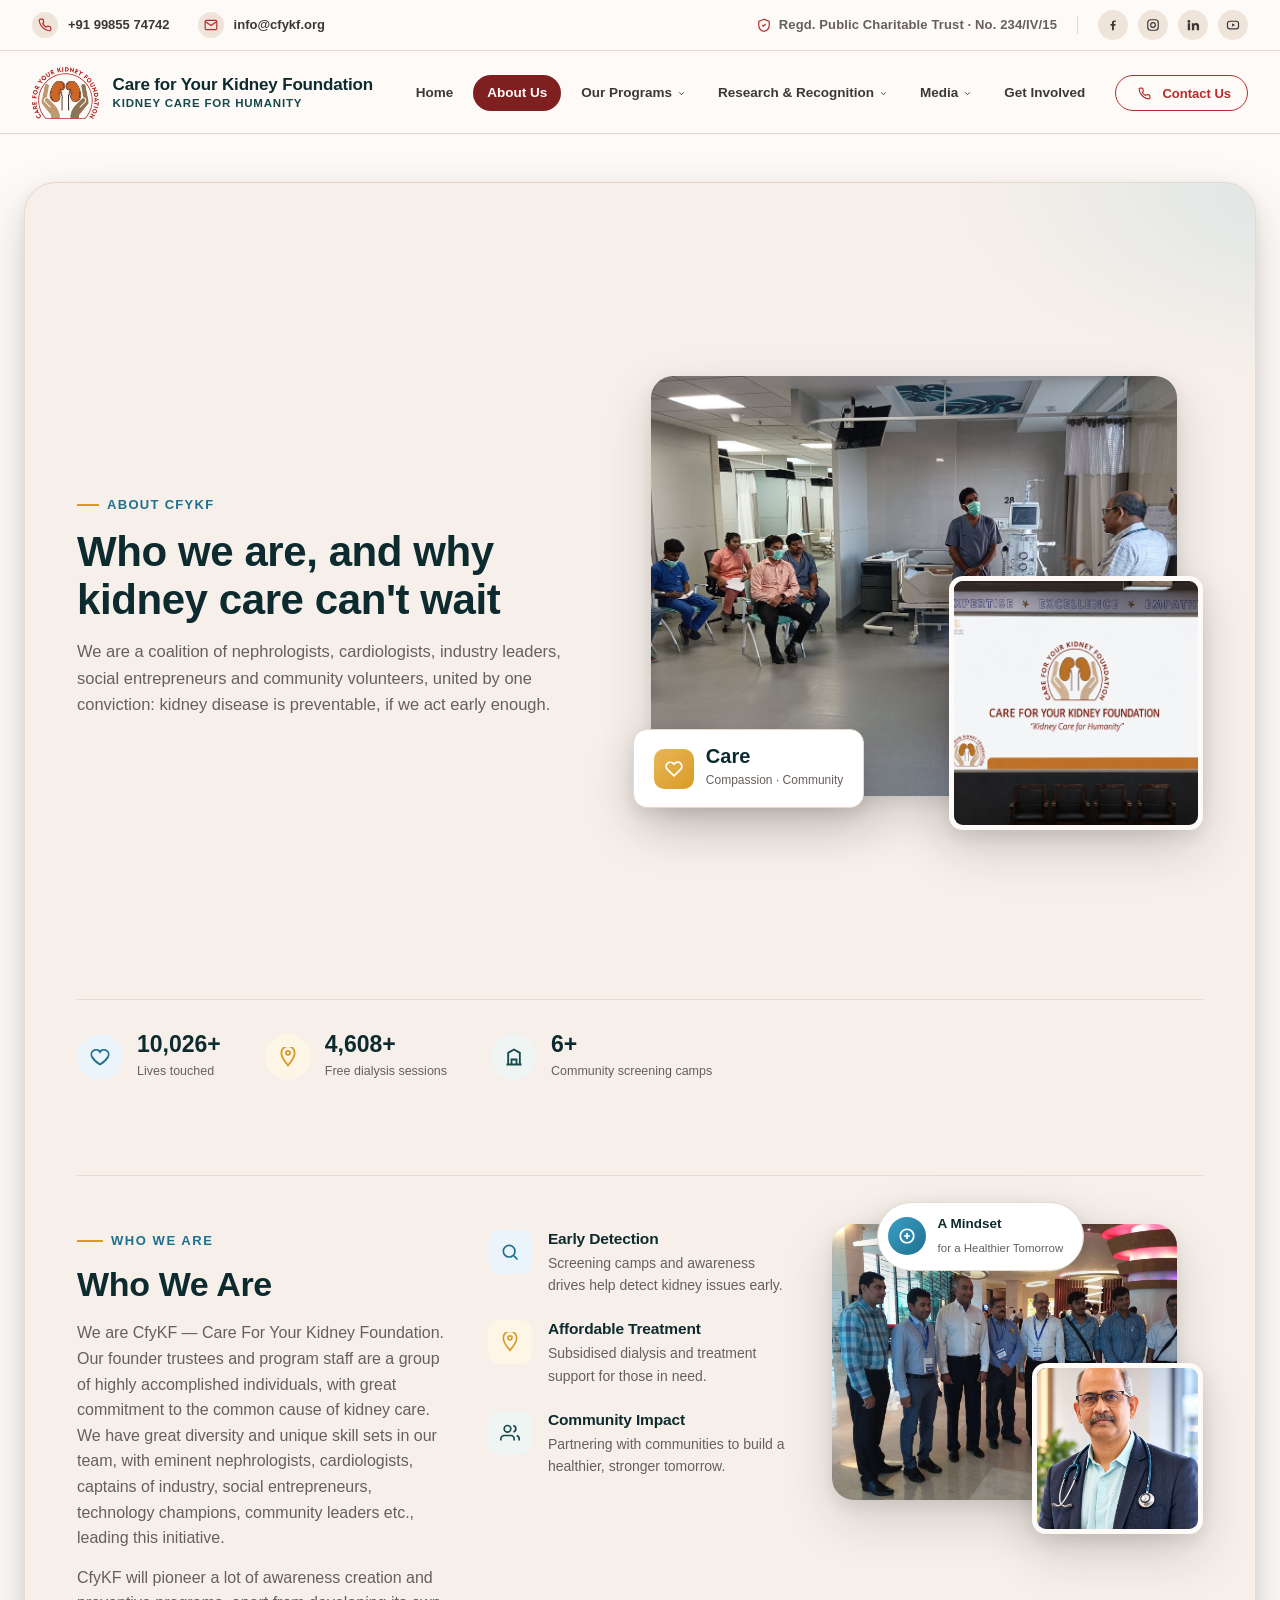
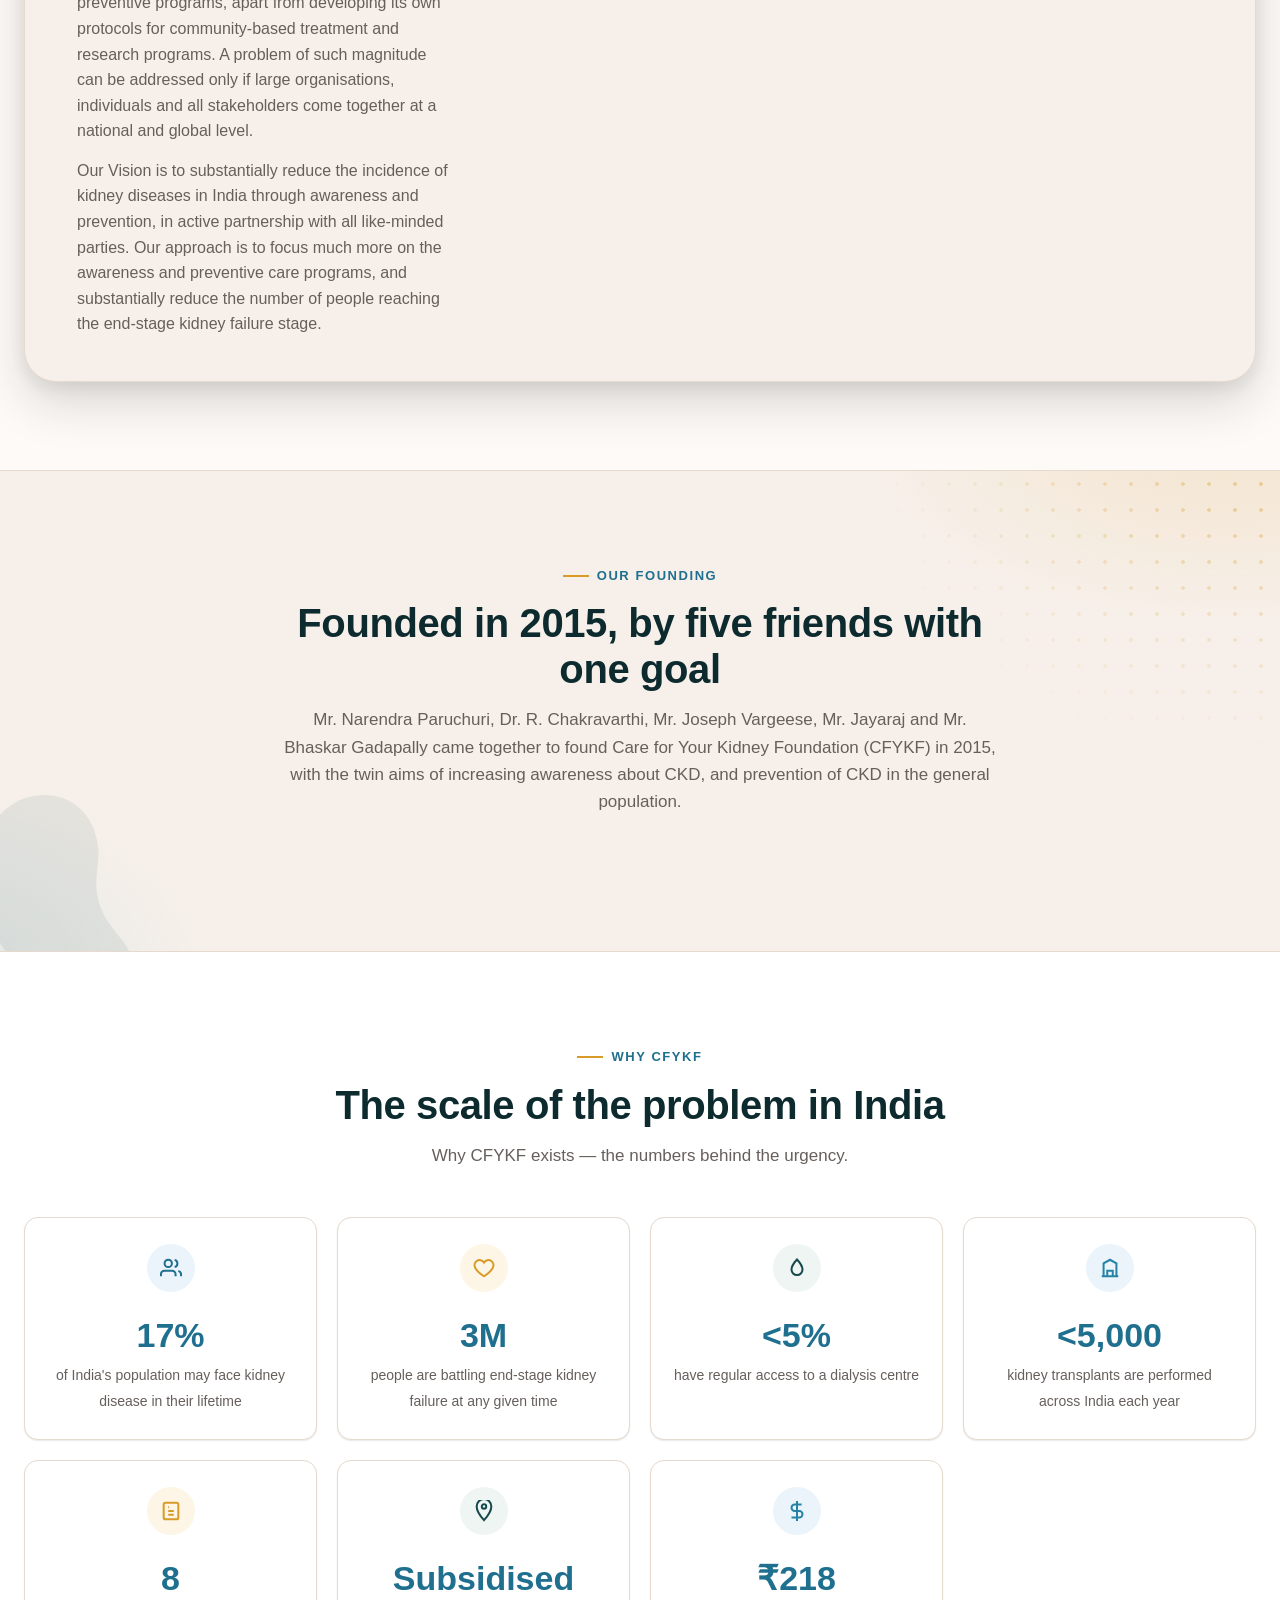
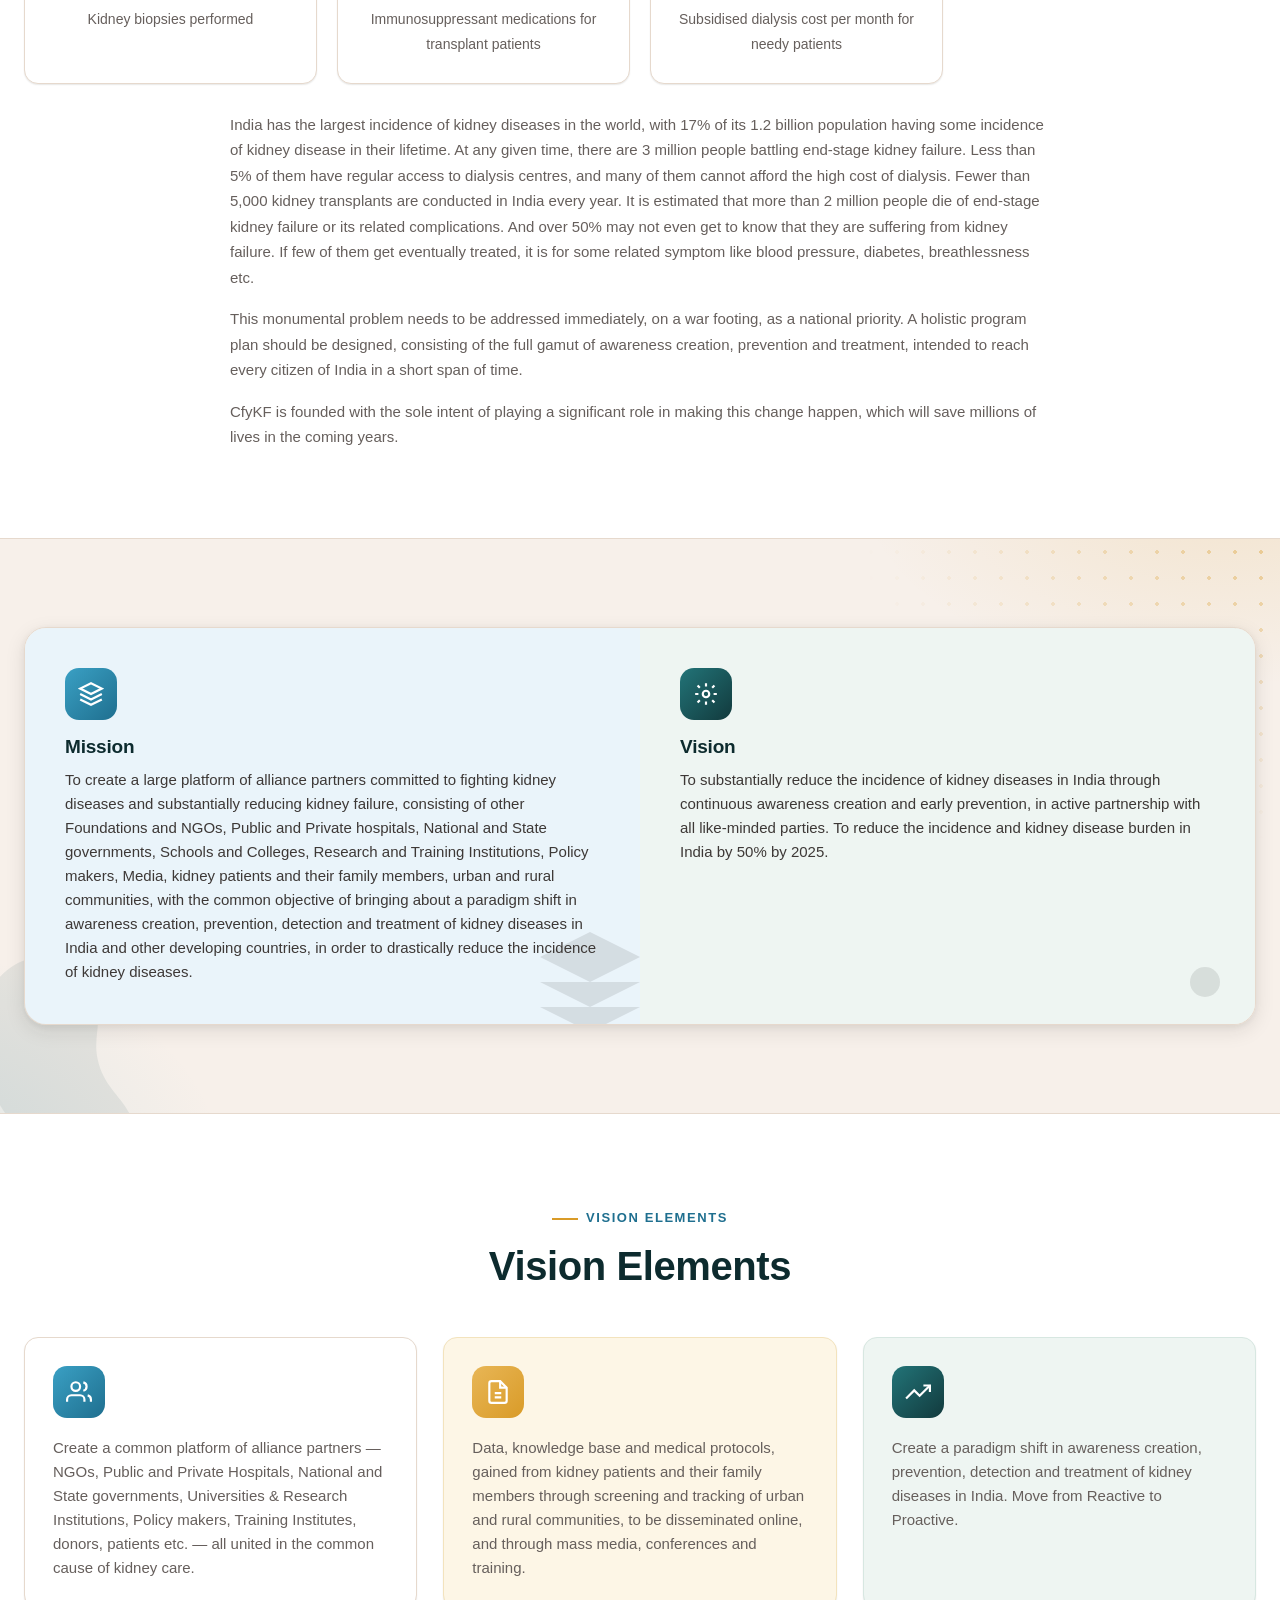
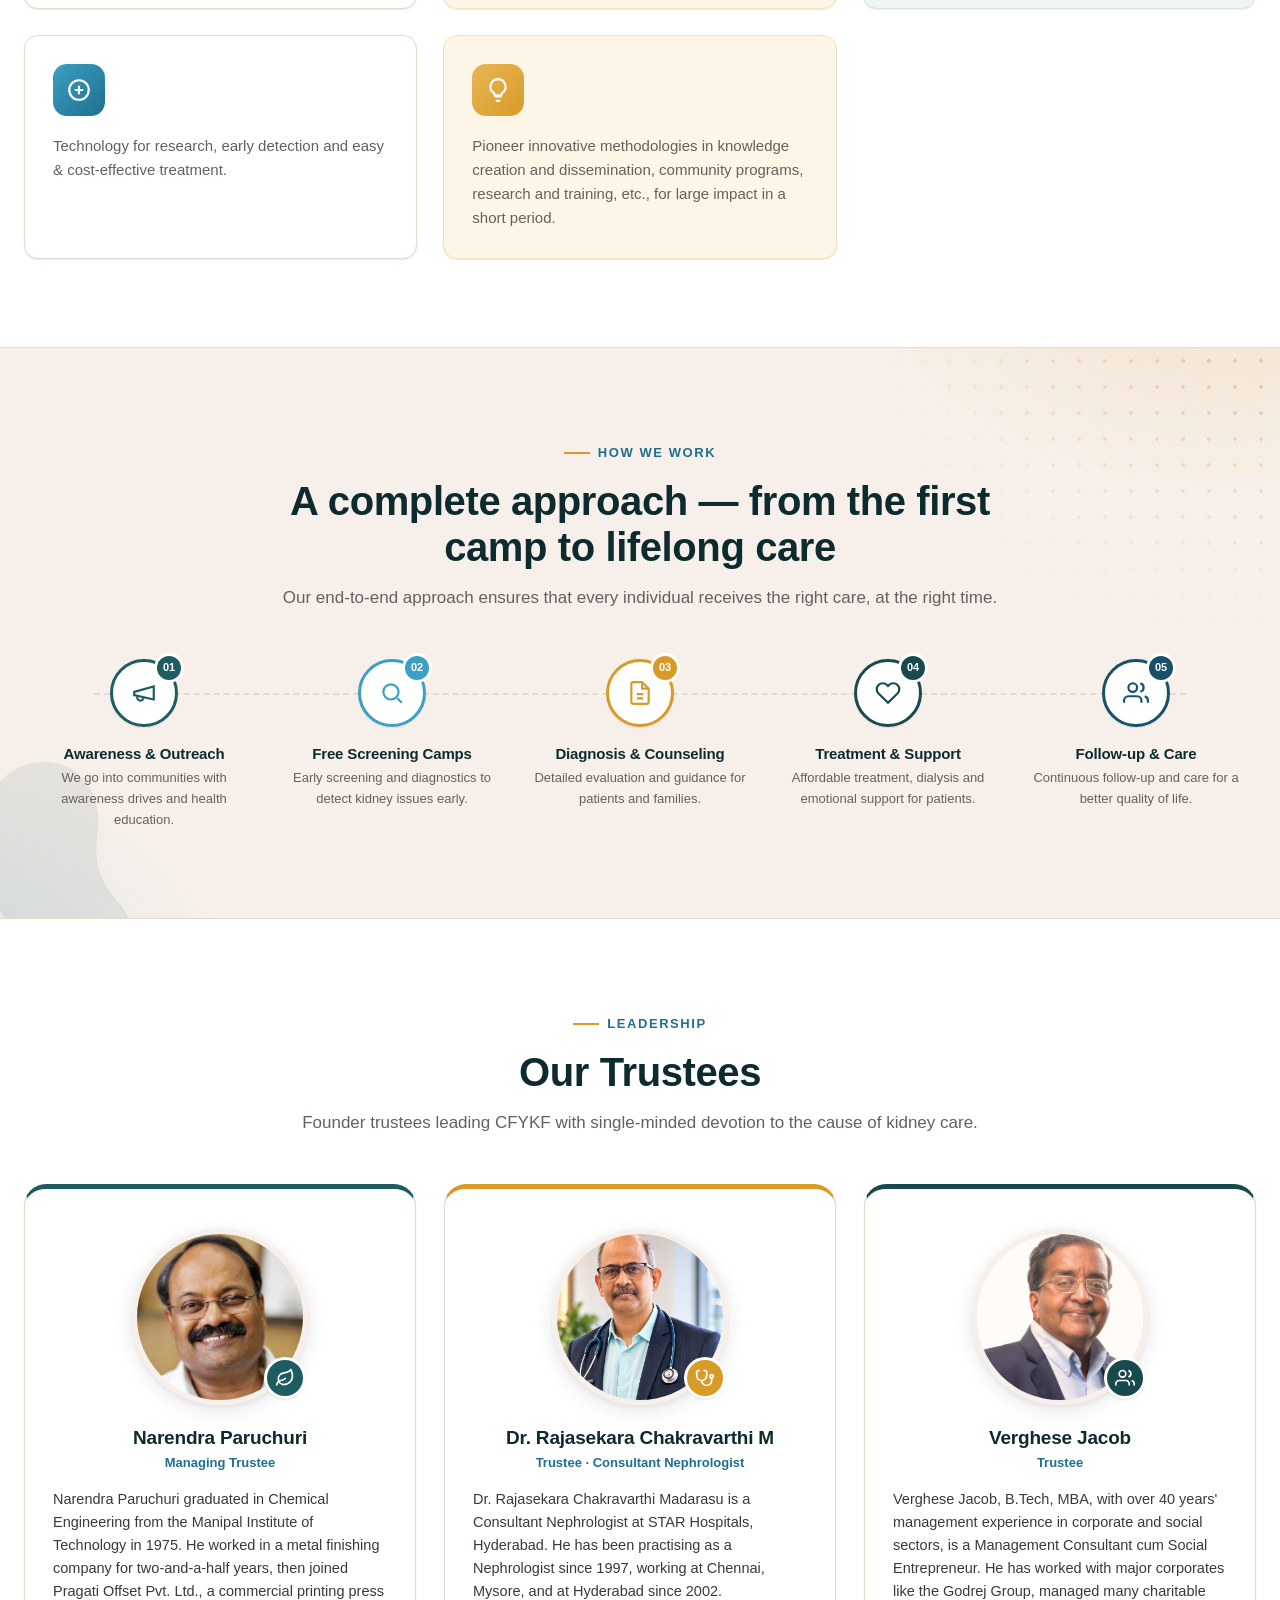
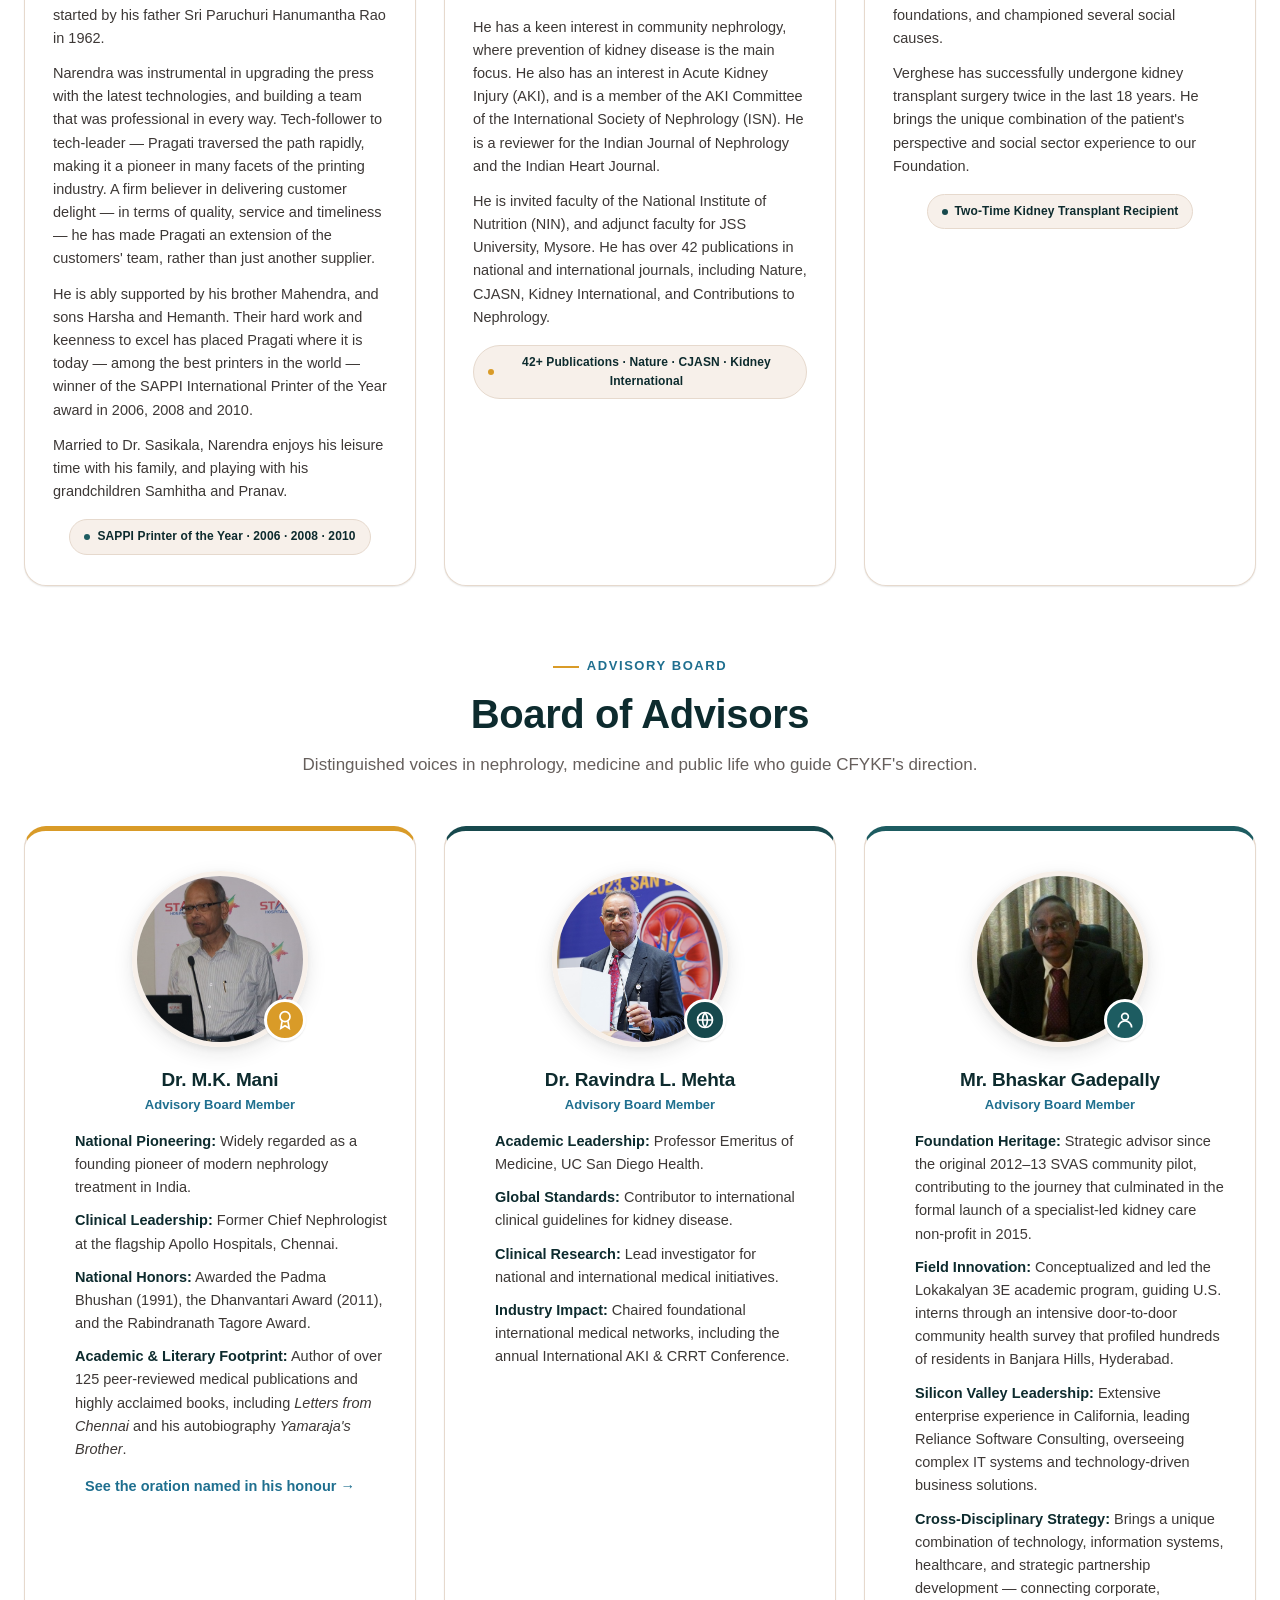
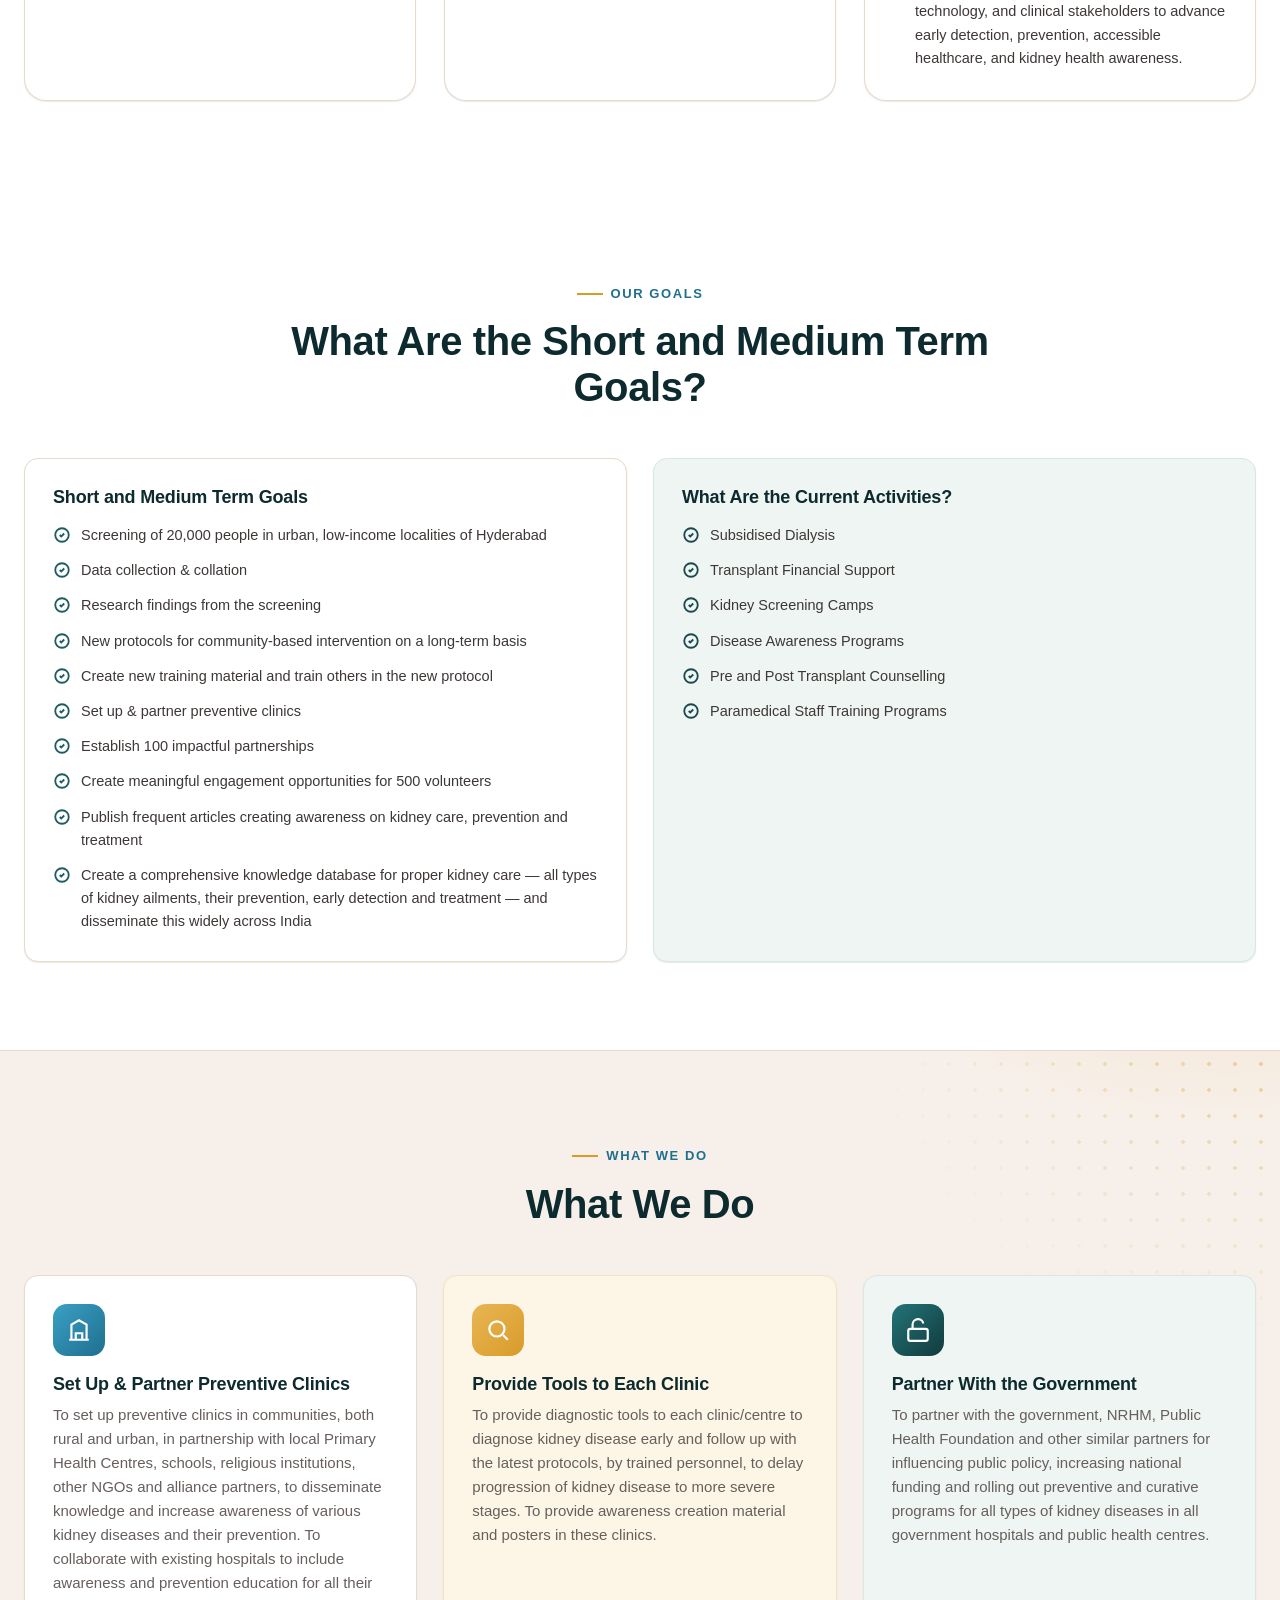
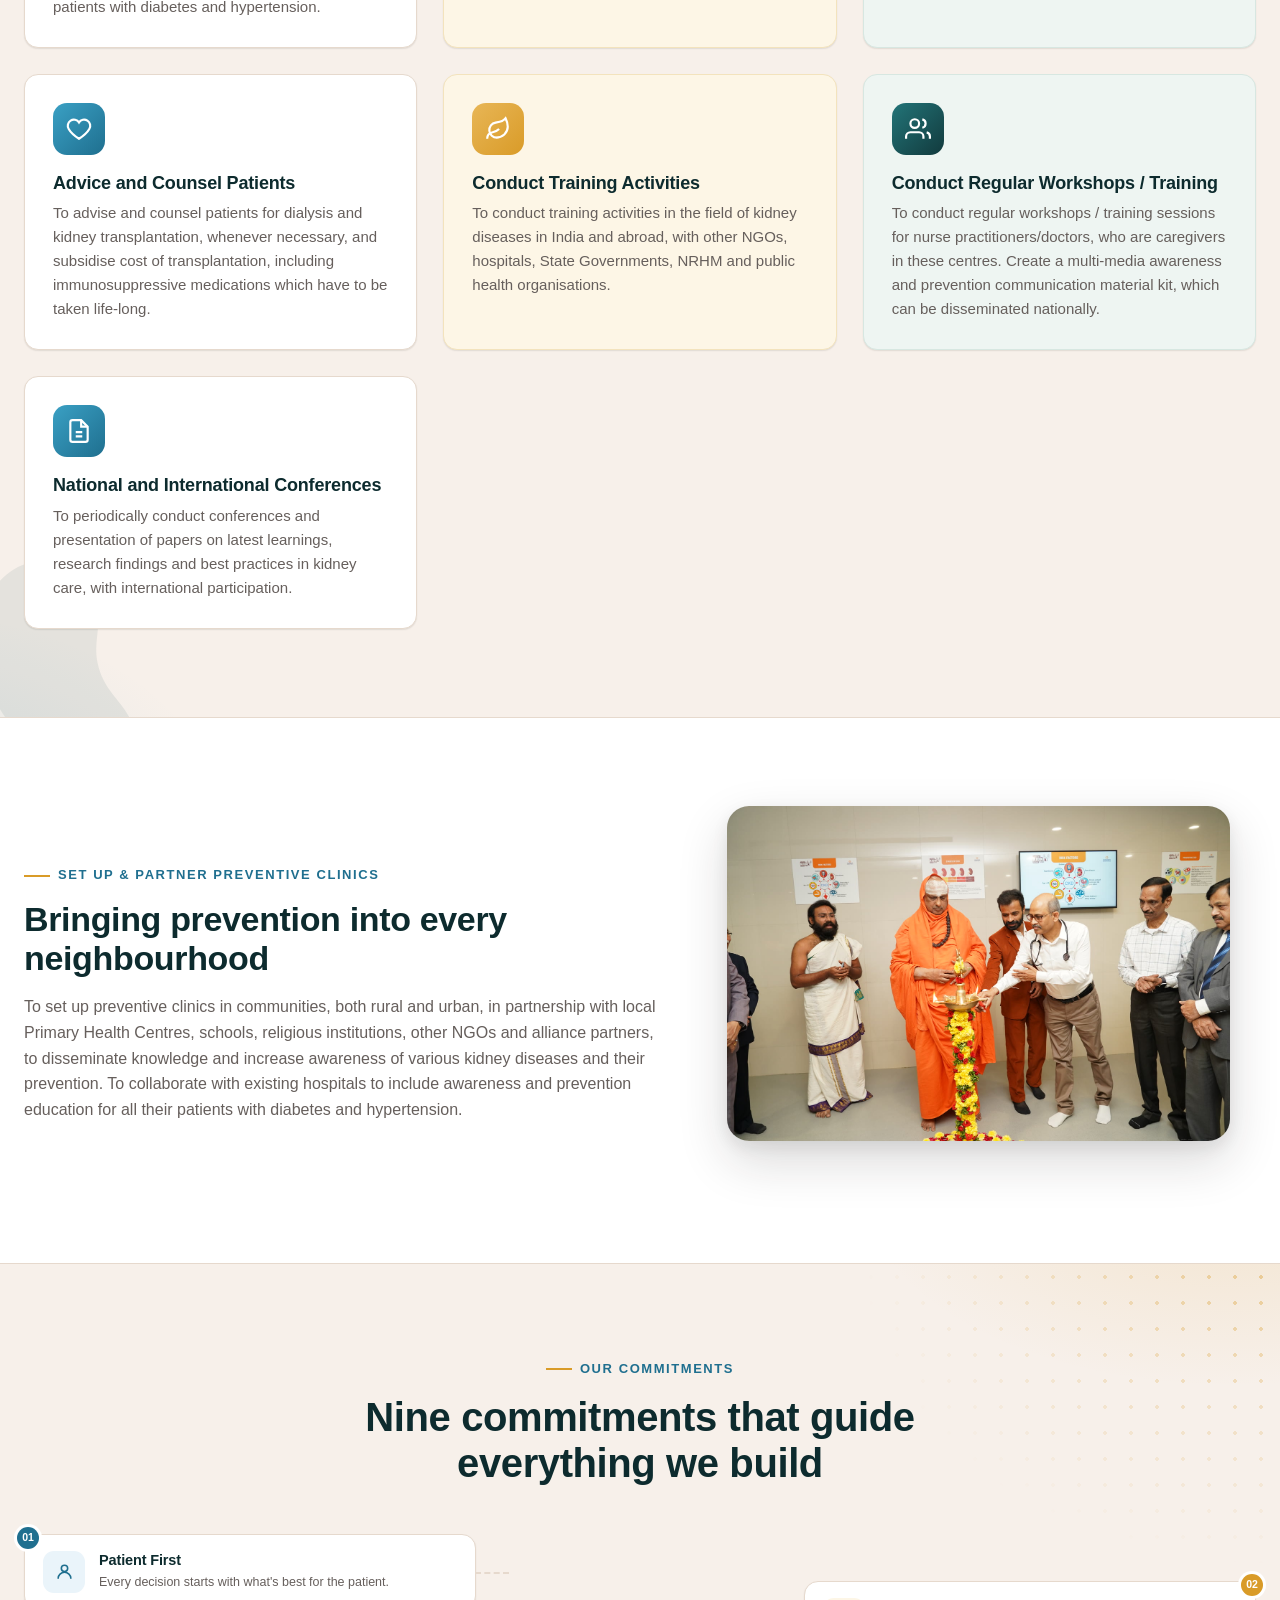
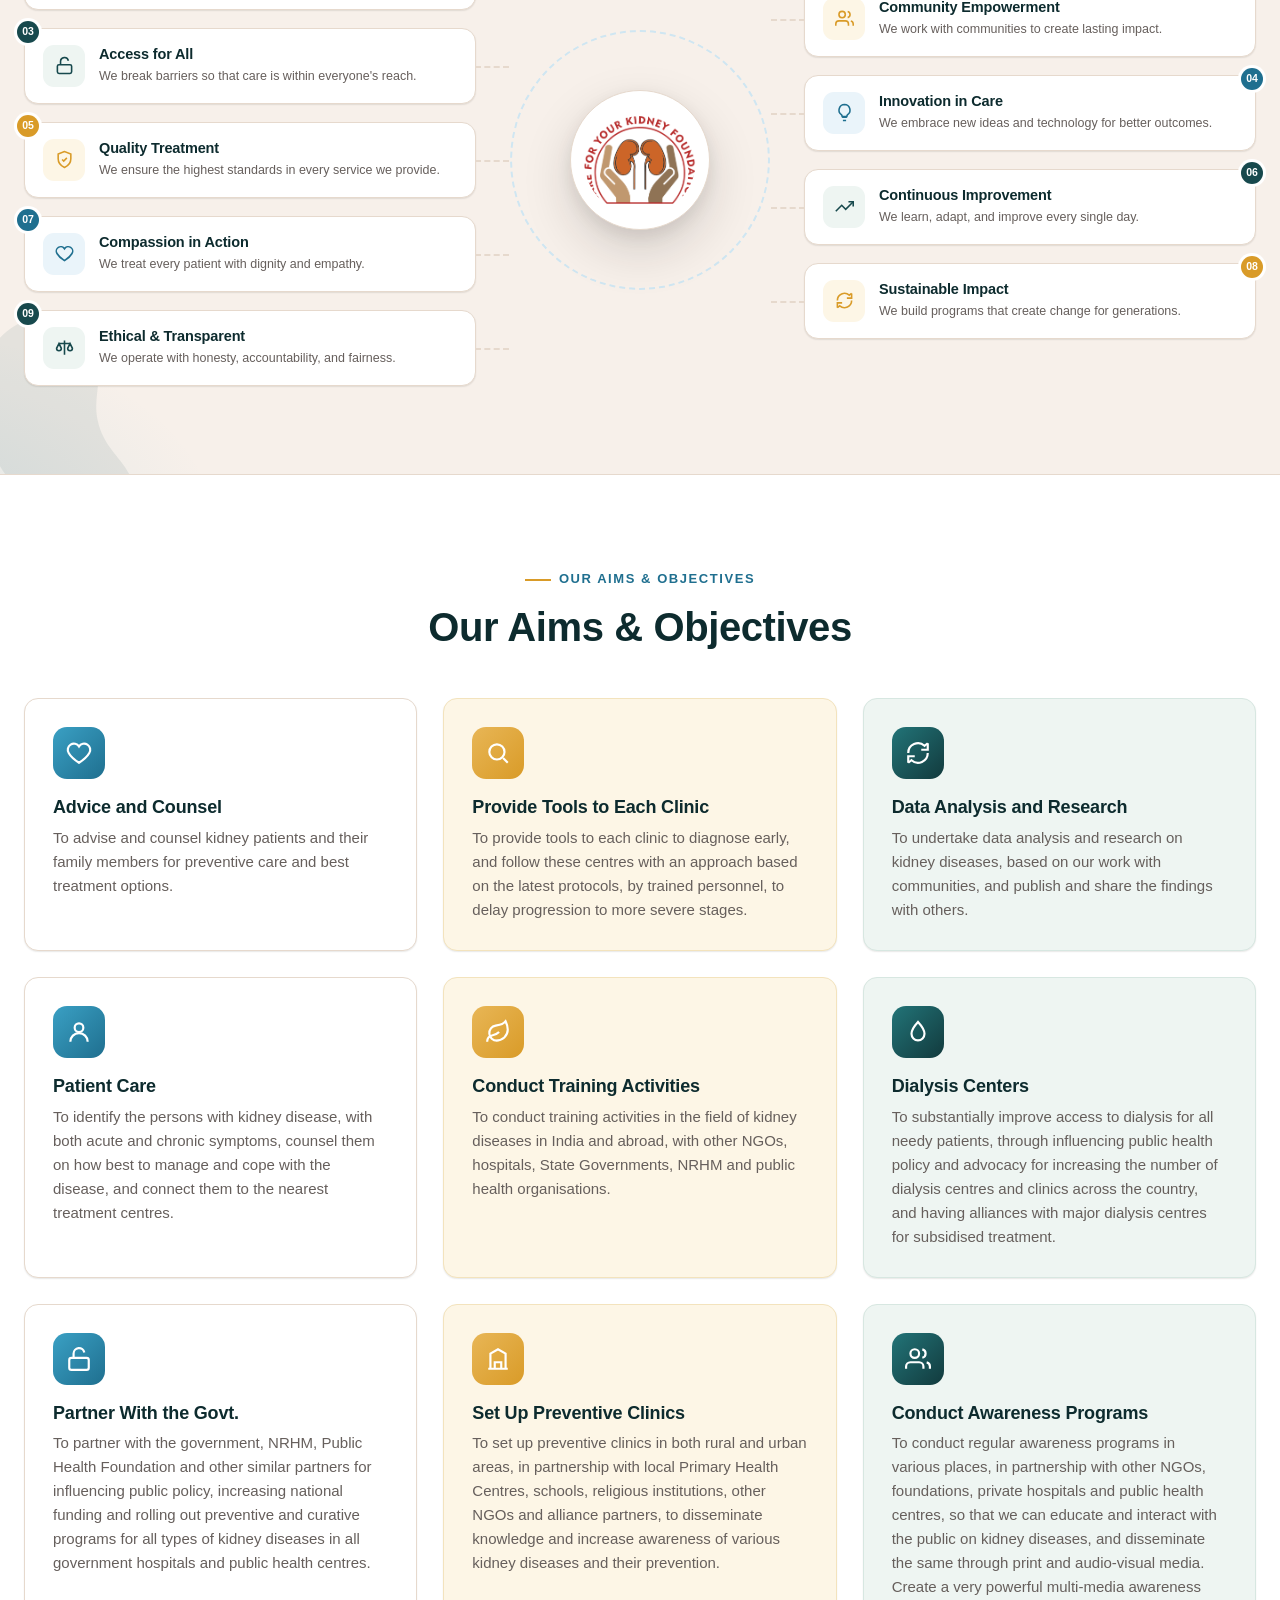
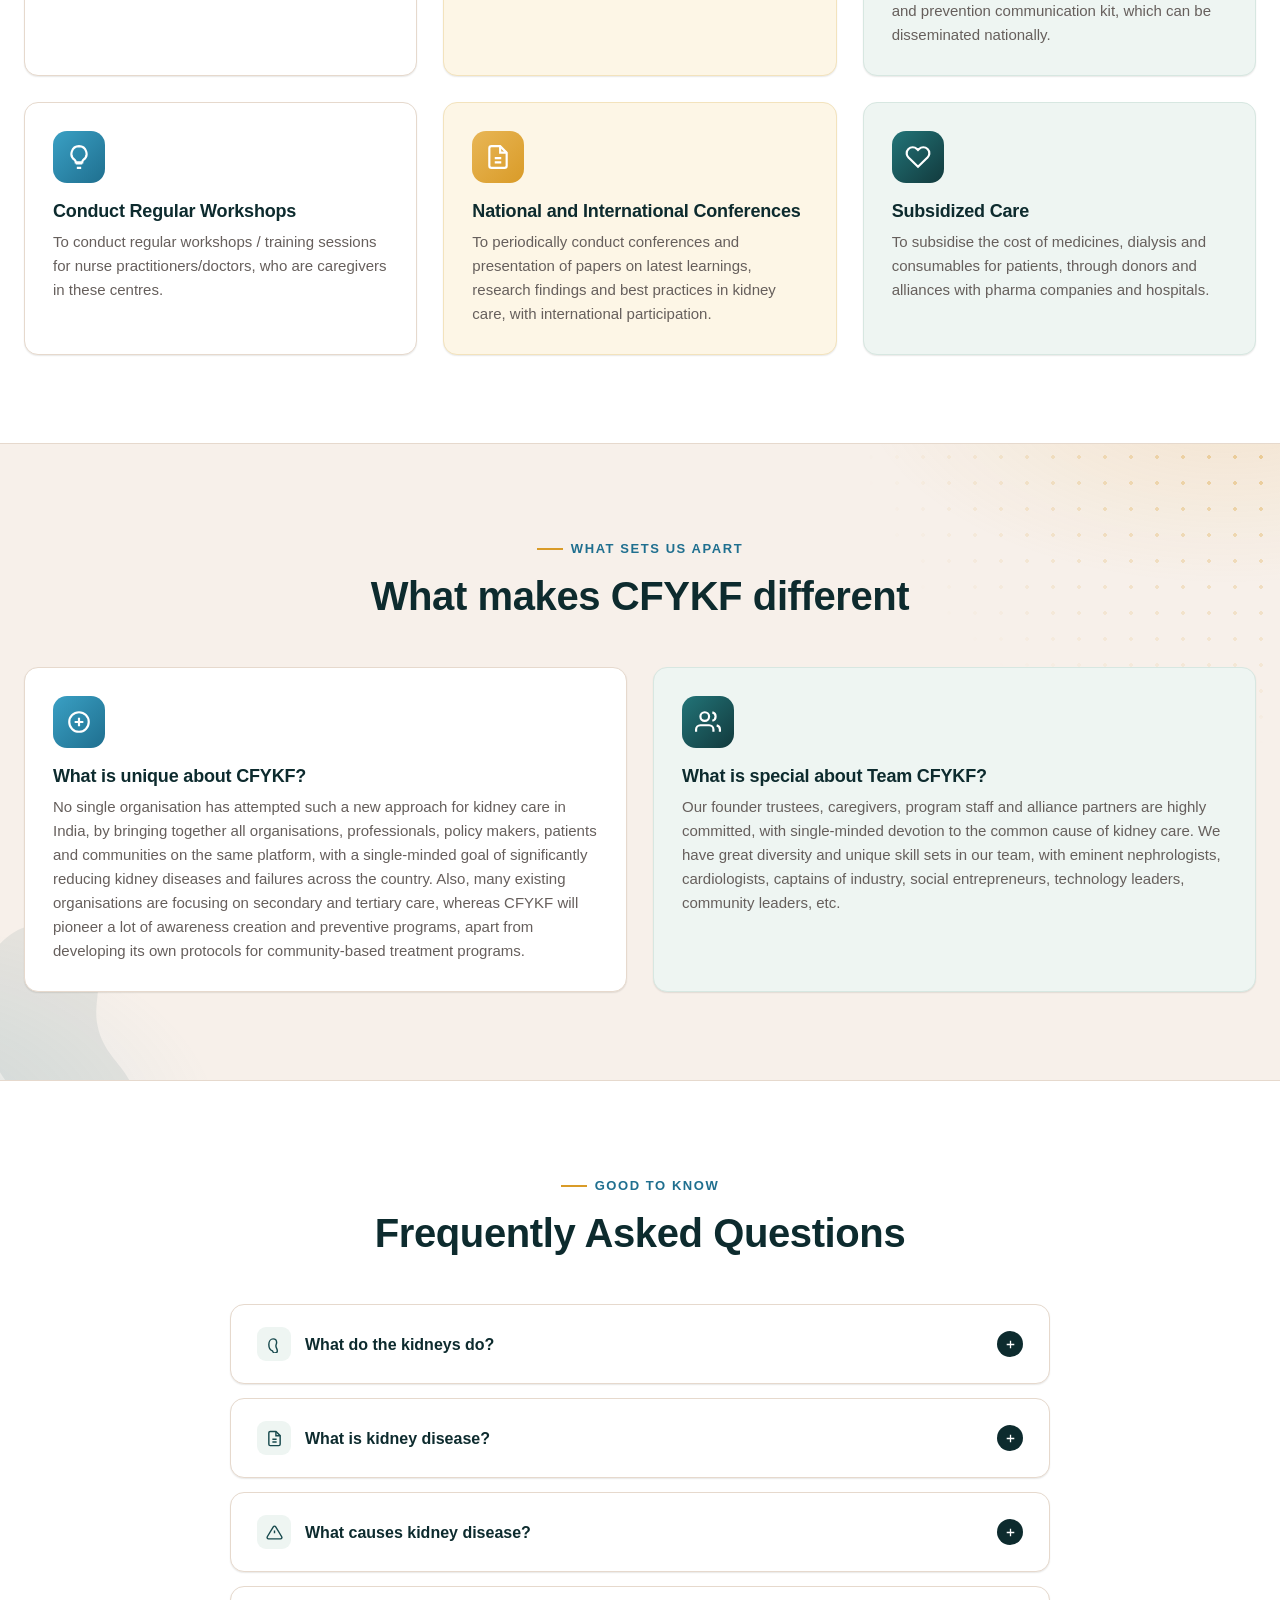
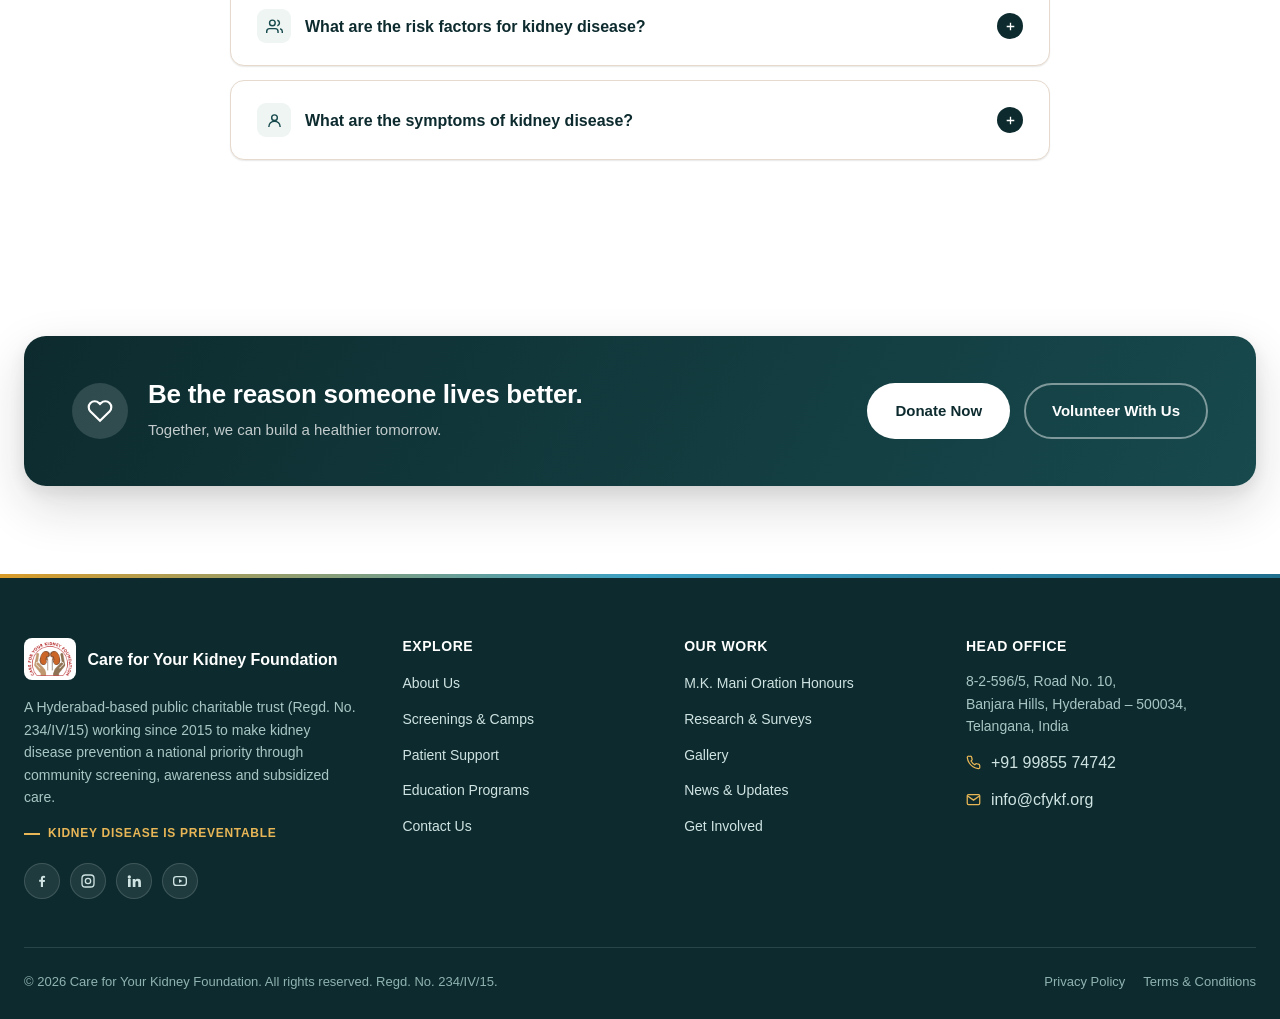
<file: about.html>
<!doctype html>
<html lang="en">
<head>
<meta charset="UTF-8">
<meta name="viewport" content="width=device-width, initial-scale=1.0">
<title>About Us | Care for Your Kidney Foundation</title>
<meta name="description" content="Learn about CFYKF's mission, vision, trustees and advisory board — and the work we do to prevent kidney disease across India.">
<link rel="canonical" href="https://cfykf.org/about.html">
<meta name="robots" content="index, follow">
<meta name="theme-color" content="#0d2b2e">
<meta property="og:type" content="website">
<meta property="og:site_name" content="Care for Your Kidney Foundation">
<meta property="og:title" content="About Us | Care for Your Kidney Foundation">
<meta property="og:description" content="Learn about CFYKF's mission, vision, trustees and advisory board — and the work we do to prevent kidney disease across India.">
<meta property="og:url" content="https://cfykf.org/about.html">
<meta property="og:image" content="https://cfykf.org/assets/images/shared/logo.png">
<meta property="og:locale" content="en_IN">
<meta name="twitter:card" content="summary_large_image">
<meta name="twitter:title" content="About Us | Care for Your Kidney Foundation">
<meta name="twitter:description" content="Learn about CFYKF's mission, vision, trustees and advisory board — and the work we do to prevent kidney disease across India.">
<meta name="twitter:image" content="https://cfykf.org/assets/images/shared/logo.png">
<link rel="apple-touch-icon" href="assets/images/shared/logo.png">
<link rel="icon" href="assets/images/shared/logo.png">
<link rel="stylesheet" href="css/styles.css">
<script type="application/ld+json">
{
  "@context": "https://schema.org",
  "@type": "NGO",
  "@id": "https://cfykf.org/#organization",
  "name": "Care for Your Kidney Foundation",
  "alternateName": "CFYKF",
  "url": "https://cfykf.org/",
  "logo": "https://cfykf.org/assets/images/shared/logo.png",
  "image": "https://cfykf.org/assets/images/shared/logo.png",
  "description": "Care for Your Kidney Foundation (CFYKF) is a Hyderabad-based charitable trust working since 2015 to prevent kidney disease through community screening, awareness and subsidized treatment.",
  "disambiguatingDescription": "An independent Hyderabad, India-based kidney disease charity (Regd. Public Charitable Trust No. 234/IV/15) — not affiliated with the U.S. National Kidney Foundation.",
  "foundingDate": "2015",
  "email": "info@cfykf.org",
  "telephone": "+91-99855-74742",
  "slogan": "Kidney Disease is Preventable",
  "address": {
    "@type": "PostalAddress",
    "streetAddress": "8-2-596/5, Road No. 10, Banjara Hills",
    "addressLocality": "Hyderabad",
    "addressRegion": "Telangana",
    "postalCode": "500034",
    "addressCountry": "IN"
  },
  "areaServed": {
    "@type": "City",
    "name": "Hyderabad"
  }
}
</script>
<script type="application/ld+json">
{
  "@context": "https://schema.org",
  "@type": "BreadcrumbList",
  "itemListElement": [
    {
      "@type": "ListItem",
      "position": 1,
      "name": "Home",
      "item": "https://cfykf.org/"
    },
    {
      "@type": "ListItem",
      "position": 2,
      "name": "About Us"
    }
  ]
}
</script>
</head>
<body>

<div class="header-topbar">
  <div class="topbar-wrap">
    <div class="htb-contacts">
      <a href="tel:+919985574742"><span class="htb-ic"><svg viewBox="0 0 24 24" fill="none" stroke="currentColor" stroke-width="2"><path d="M22 16.9v3a2 2 0 0 1-2.2 2 19.8 19.8 0 0 1-8.6-3.1 19.5 19.5 0 0 1-6-6 19.8 19.8 0 0 1-3.1-8.6A2 2 0 0 1 4.1 2h3a2 2 0 0 1 2 1.7c.1.9.3 1.8.6 2.7a2 2 0 0 1-.5 2.1L8 9.7a16 16 0 0 0 6 6l1.2-1.2a2 2 0 0 1 2.1-.5c.9.3 1.8.5 2.7.6a2 2 0 0 1 1.7 2Z"/></svg></span><span>+91 99855 74742</span></a>
      <a href="mailto:info@cfykf.org"><span class="htb-ic"><svg viewBox="0 0 24 24" fill="none" stroke="currentColor" stroke-width="2"><rect x="2" y="4" width="20" height="16" rx="2"/><path d="m22 6-10 7L2 6"/></svg></span><span>info@cfykf.org</span></a>
    </div>
    <div class="htb-right">
      <span class="htb-badge"><svg viewBox="0 0 24 24" fill="none" stroke="currentColor" stroke-width="2"><path d="M12 2 3 6v6c0 5.5 3.8 9.7 9 11 5.2-1.3 9-5.5 9-11V6l-9-4Z"/><path d="m9 12 2 2 4-4"/></svg>Regd. Public Charitable Trust · No. 234/IV/15</span>
      <div class="htb-divider"></div>
      <div class="htb-social">
        <a href="#" aria-label="Facebook"><svg viewBox="0 0 24 24" fill="currentColor"><path d="M13.5 21v-7.6h2.6l.4-3h-3v-1.9c0-.87.24-1.46 1.5-1.46h1.6V4.35A21 21 0 0 0 14 4.2c-2.2 0-3.7 1.34-3.7 3.8v2.1H7.7v3h2.6V21h3.2Z"/></svg></a>
        <a href="#" aria-label="Instagram"><svg viewBox="0 0 24 24" fill="none" stroke="currentColor" stroke-width="2"><rect x="3" y="3" width="18" height="18" rx="5"/><circle cx="12" cy="12" r="4"/><path d="M17.5 6.5h.01"/></svg></a>
        <a href="#" aria-label="LinkedIn"><svg viewBox="0 0 24 24" fill="currentColor"><path d="M4.98 3.5a2.5 2.5 0 1 0 0 5 2.5 2.5 0 0 0 0-5ZM3 9h4v12H3zM10 9h3.8v1.7h.05c.53-1 1.83-2 3.77-2 4.03 0 4.78 2.5 4.78 5.8V21h-4v-5.9c0-1.4 0-3.2-1.97-3.2s-2.27 1.5-2.27 3.1V21h-4z"/></svg></a>
        <a href="#" aria-label="YouTube"><svg viewBox="0 0 24 24" fill="none" stroke="currentColor" stroke-width="2"><rect x="2.5" y="5.5" width="19" height="13" rx="4"/><path d="m10.5 9 5 3-5 3Z" fill="currentColor" stroke="none"/></svg></a>
      </div>
    </div>
  </div>
</div>

<header class="site-header">
  <div class="nav-wrap">
    <a href="index.html" class="brand">
      <img src="assets/images/shared/logo.png" alt="Care for Your Kidney Foundation logo">
      <div class="brand-text"><strong class="brand-full">Care for Your Kidney Foundation</strong><strong class="brand-short">CFYKF</strong><span>Kidney Care for Humanity</span></div>
    </a>
    <div class="nav-menu">
      <nav class="nav-links">
        <a href="index.html"><svg class="nl-ic" viewBox="0 0 24 24" fill="none" stroke="currentColor" stroke-width="2"><path d="M3 10.5 12 3l9 7.5"/><path d="M5 9.5V20a1 1 0 0 0 1 1h4v-6h4v6h4a1 1 0 0 0 1-1V9.5"/></svg>Home</a>
        <a href="about.html" class="active"><svg class="nl-ic" viewBox="0 0 24 24" fill="none" stroke="currentColor" stroke-width="2"><circle cx="12" cy="8" r="4"/><path d="M4 21c0-4.4 3.6-8 8-8s8 3.6 8 8"/></svg>About Us</a>
        <div class="nav-dropdown">
          <button type="button" class="nav-dropdown-trigger" aria-haspopup="true" aria-expanded="false"><svg class="nl-ic" viewBox="0 0 24 24" fill="none" stroke="currentColor" stroke-width="2"><path d="M20.8 4.6a5.5 5.5 0 0 0-7.8 0L12 5.6l-1-1a5.5 5.5 0 0 0-7.8 7.8l1 1L12 21l7.8-7.6 1-1a5.5 5.5 0 0 0 0-7.8Z"/></svg>Our Programs<svg class="nav-dropdown-caret" viewBox="0 0 24 24" fill="none" stroke="currentColor" stroke-width="2.5"><path d="m6 9 6 6 6-6"/></svg></button>
          <div class="nav-dropdown-menu">
            <a href="screenings.html"><svg class="nl-ic" viewBox="0 0 24 24" fill="none" stroke="currentColor" stroke-width="2"><path d="M20.8 4.6a5.5 5.5 0 0 0-7.8 0L12 5.6l-1-1a5.5 5.5 0 0 0-7.8 7.8l1 1L12 21l7.8-7.6 1-1a5.5 5.5 0 0 0 0-7.8Z"/></svg>Screenings &amp; Camps</a>
            <a href="patient-support.html"><svg class="nl-ic" viewBox="0 0 24 24" fill="none" stroke="currentColor" stroke-width="2"><path d="M12 21s-7-4.5-9.5-9A5.5 5.5 0 0 1 12 6a5.5 5.5 0 0 1 9.5 6c-2.5 4.5-9.5 9-9.5 9Z"/></svg>Patient Support</a>
            <a href="education-programs.html"><svg class="nl-ic" viewBox="0 0 24 24" fill="none" stroke="currentColor" stroke-width="2"><path d="M14 2H6a2 2 0 0 0-2 2v16a2 2 0 0 0 2 2h12a2 2 0 0 0 2-2V8z"/><path d="M14 2v6h6M9 13h6M9 17h6"/></svg>Education Programs</a>
          </div>
        </div>
        <div class="nav-dropdown">
          <button type="button" class="nav-dropdown-trigger" aria-haspopup="true" aria-expanded="false"><svg class="nl-ic" viewBox="0 0 24 24" fill="none" stroke="currentColor" stroke-width="2"><path d="M3 3v18h18M7 15l4-6 4 3 4-8"/></svg>Research &amp; Recognition<svg class="nav-dropdown-caret" viewBox="0 0 24 24" fill="none" stroke="currentColor" stroke-width="2.5"><path d="m6 9 6 6 6-6"/></svg></button>
          <div class="nav-dropdown-menu">
            <a href="research-surveys.html"><svg class="nl-ic" viewBox="0 0 24 24" fill="none" stroke="currentColor" stroke-width="2"><path d="M3 3v18h18M7 15l4-6 4 3 4-8"/></svg>Research &amp; Surveys</a>
            <a href="honour-oration.html"><svg class="nl-ic" viewBox="0 0 24 24" fill="none" stroke="currentColor" stroke-width="2"><circle cx="12" cy="8" r="6"/><path d="M8.5 13.5 7 22l5-3 5 3-1.5-8.5"/></svg>M.K. Mani Oration Honours</a>
          </div>
        </div>
        <div class="nav-dropdown">
          <button type="button" class="nav-dropdown-trigger" aria-haspopup="true" aria-expanded="false"><svg class="nl-ic" viewBox="0 0 24 24" fill="none" stroke="currentColor" stroke-width="2"><rect x="3" y="3" width="18" height="18" rx="2"/><circle cx="8.5" cy="8.5" r="1.5"/><path d="M21 15l-5-5L5 21"/></svg>Media<svg class="nav-dropdown-caret" viewBox="0 0 24 24" fill="none" stroke="currentColor" stroke-width="2.5"><path d="m6 9 6 6 6-6"/></svg></button>
          <div class="nav-dropdown-menu">
            <a href="gallery.html"><svg class="nl-ic" viewBox="0 0 24 24" fill="none" stroke="currentColor" stroke-width="2"><rect x="3" y="3" width="18" height="18" rx="2"/><circle cx="8.5" cy="8.5" r="1.5"/><path d="M21 15l-5-5L5 21"/></svg>Gallery</a>
            <a href="news-updates.html"><svg class="nl-ic" viewBox="0 0 24 24" fill="none" stroke="currentColor" stroke-width="2"><rect x="3" y="4.5" width="18" height="17" rx="2"/><path d="M16 2.5v4M8 2.5v4M3 10h18"/></svg>News &amp; Updates</a>
          </div>
        </div>
        <a href="get-involved.html"><svg class="nl-ic" viewBox="0 0 24 24" fill="none" stroke="currentColor" stroke-width="2"><path d="M17 21v-2a4 4 0 0 0-4-4H5a4 4 0 0 0-4 4v2"/><circle cx="9" cy="7" r="4"/><path d="M23 21v-2a4 4 0 0 0-3-3.87M16 3.13a4 4 0 0 1 0 7.75"/></svg>Get Involved</a>
      <a href="contact.html" class="nav-contact-link"><svg class="nl-ic" viewBox="0 0 24 24" fill="none" stroke="currentColor" stroke-width="2"><path d="M22 16.9v3a2 2 0 0 1-2.2 2 19.8 19.8 0 0 1-8.6-3.1 19.5 19.5 0 0 1-6-6 19.8 19.8 0 0 1-3.1-8.6A2 2 0 0 1 4.1 2h3a2 2 0 0 1 2 1.7c.1.9.3 1.8.6 2.7a2 2 0 0 1-.5 2.1L8 9.7a16 16 0 0 0 6 6l1.2-1.2a2 2 0 0 1 2.1-.5c.9.3 1.8.5 2.7.6a2 2 0 0 1 1.7 2Z"/></svg>Contact Us</a>
            
        <div class="nav-links-contact">
          <a href="tel:+919985574742" class="nlc-item">
            <span class="nlc-ic"><svg viewBox="0 0 24 24" fill="none" stroke="currentColor" stroke-width="2"><path d="M22 16.9v3a2 2 0 0 1-2.2 2 19.8 19.8 0 0 1-8.6-3.1 19.5 19.5 0 0 1-6-6 19.8 19.8 0 0 1-3.1-8.6A2 2 0 0 1 4.1 2h3a2 2 0 0 1 2 1.7c.1.9.3 1.8.6 2.7a2 2 0 0 1-.5 2.1L8 9.7a16 16 0 0 0 6 6l1.2-1.2a2 2 0 0 1 2.1-.5c.9.3 1.8.5 2.7.6a2 2 0 0 1 1.7 2Z"/></svg></span>
            <div><b>Call Us</b><span>+91 99855 74742</span></div>
          </a>
          <a href="mailto:info@cfykf.org" class="nlc-item">
            <span class="nlc-ic"><svg viewBox="0 0 24 24" fill="none" stroke="currentColor" stroke-width="2"><rect x="2" y="4" width="20" height="16" rx="2"/><path d="m22 6-10 7L2 6"/></svg></span>
            <div><b>Email Us</b><span>info@cfykf.org</span></div>
          </a>
        </div>
      </nav>
      <div class="nav-cta">
        <a href="contact.html" class="btn btn-outline nav-contact-btn"><span class="btn-ic"><svg viewBox="0 0 24 24" fill="none" stroke="currentColor" stroke-width="2.2"><path d="M22 16.9v3a2 2 0 0 1-2.2 2 19.8 19.8 0 0 1-8.6-3.1 19.5 19.5 0 0 1-6-6 19.8 19.8 0 0 1-3.1-8.6A2 2 0 0 1 4.1 2h3a2 2 0 0 1 2 1.7c.1.9.3 1.8.6 2.7a2 2 0 0 1-.5 2.1L8 9.7a16 16 0 0 0 6 6l1.2-1.2a2 2 0 0 1 2.1-.5c.9.3 1.8.5 2.7.6a2 2 0 0 1 1.7 2Z"/></svg></span>Contact Us</a>
        <button class="nav-toggle" aria-label="Menu" aria-expanded="false"><span></span><span></span><span></span></button>
      </div>
    </div>
  </div>
</header>

<section class="about-intro">
  <div class="container">
    <div class="intro-frame reveal">

      <div class="intro-frame-part">
        <div class="hero2-grid" style="padding-bottom:0;">
          <div class="intro-hero-text">
            <div class="crumb">About CFYKF</div>
            <h1>Who we are, and why kidney care can't wait</h1>
            <p>We are a coalition of nephrologists, cardiologists, industry leaders, social entrepreneurs and community volunteers, united by one conviction: kidney disease is preventable, if we act early enough.</p>
          </div>
          <div class="image-stack">
            <div class="is-main"><img src="assets/images/about_intro/program-awareness-1.jpg" alt="CFYKF community awareness session"></div>
            <div class="is-accent"><img src="assets/images/about_intro/program-education-1.jpg" alt="CFYKF school education program"></div>
            <div class="is-badge">
              <div class="ico"><svg width="18" height="18" viewBox="0 0 24 24" fill="none" stroke="currentColor" stroke-width="2.3"><path d="M20.8 4.6a5.5 5.5 0 0 0-7.8 0L12 5.6l-1-1a5.5 5.5 0 0 0-7.8 7.8l1 1L12 21l7.8-7.6 1-1a5.5 5.5 0 0 0 0-7.8Z"/></svg></div>
              <div><b>Care</b><span>Compassion · Community</span></div>
            </div>
          </div>
        </div>
        <div class="hero-stats-row" style="border-top:1px solid var(--line);margin-top:28px;">
          <div class="hsr-item">
            <div class="ic wash-a"><svg viewBox="0 0 24 24" fill="none" stroke="currentColor" stroke-width="2.2"><path d="M12 21s-7-4.5-9.5-9A5.5 5.5 0 0 1 12 6a5.5 5.5 0 0 1 9.5 6c-2.5 4.5-9.5 9-9.5 9Z"/></svg></div>
            <div><b data-count="10026" data-suffix="+">10,026+</b><span>Lives touched</span></div>
          </div>
          <div class="hsr-item">
            <div class="ic wash-b"><svg viewBox="0 0 24 24" fill="none" stroke="currentColor" stroke-width="2.2"><path d="M12 22s8-9 8-15a8 8 0 1 0-16 0c0 6 8 15 8 15Z"/><circle cx="12" cy="7" r="2.4"/></svg></div>
            <div><b data-count="4608" data-suffix="+">4,608+</b><span>Free dialysis sessions</span></div>
          </div>
          <div class="hsr-item">
            <div class="ic wash-c"><svg viewBox="0 0 24 24" fill="none" stroke="currentColor" stroke-width="2.2"><path d="M3 21h18M5 21V7l7-4 7 4v14M9 21v-6h6v6"/></svg></div>
            <div><b data-count="6" data-suffix="+">6+</b><span>Community screening camps</span></div>
          </div>
        </div>
      </div>

      <div class="intro-frame-divider"></div>

      <div class="intro-frame-part">
        <div class="mission-grid">
          <div class="mission-text">
            <div class="eyebrow">Who We Are</div>
            <h2 style="font-size:clamp(26px,3.2vw,34px);color:var(--teal-900);">Who We Are</h2>
            <p style="margin-top:16px;font-size:16px;color:var(--ink-500);">We are CfyKF — Care For Your Kidney Foundation. Our founder trustees and program staff are a group of highly accomplished individuals, with great commitment to the common cause of kidney care. We have great diversity and unique skill sets in our team, with eminent nephrologists, cardiologists, captains of industry, social entrepreneurs, technology champions, community leaders etc., leading this initiative.</p>
            <p style="margin-top:14px;font-size:16px;color:var(--ink-500);">CfyKF will pioneer a lot of awareness creation and preventive programs, apart from developing its own protocols for community-based treatment and research programs. A problem of such magnitude can be addressed only if large organisations, individuals and all stakeholders come together at a national and global level.</p>
            <p style="margin-top:14px;font-size:16px;color:var(--ink-500);">Our Vision is to substantially reduce the incidence of kidney diseases in India through awareness and prevention, in active partnership with all like-minded parties. Our approach is to focus much more on the awareness and preventive care programs, and substantially reduce the number of people reaching the end-stage kidney failure stage.</p>
          </div>
          <div class="feature-list">
            <div class="fl-item">
              <div class="ic wash-a"><svg viewBox="0 0 24 24" fill="none" stroke="currentColor" stroke-width="2"><circle cx="11" cy="11" r="7"/><path d="m21 21-4.3-4.3"/></svg></div>
              <div><h4>Early Detection</h4><p>Screening camps and awareness drives help detect kidney issues early.</p></div>
            </div>
            <div class="fl-item">
              <div class="ic wash-b"><svg viewBox="0 0 24 24" fill="none" stroke="currentColor" stroke-width="2"><path d="M12 22s8-9 8-15a8 8 0 1 0-16 0c0 6 8 15 8 15Z"/><circle cx="12" cy="7" r="2.4"/></svg></div>
              <div><h4>Affordable Treatment</h4><p>Subsidised dialysis and treatment support for those in need.</p></div>
            </div>
            <div class="fl-item">
              <div class="ic wash-c"><svg viewBox="0 0 24 24" fill="none" stroke="currentColor" stroke-width="2"><path d="M17 21v-2a4 4 0 0 0-4-4H5a4 4 0 0 0-4 4v2"/><circle cx="9" cy="7" r="4"/><path d="M23 21v-2a4 4 0 0 0-3-3.87M16 3.13a4 4 0 0 1 0 7.75"/></svg></div>
              <div><h4>Community Impact</h4><p>Partnering with communities to build a healthier, stronger tomorrow.</p></div>
            </div>
          </div>
          <div class="image-stack">
            <div class="is-pill">
              <div class="ico"><svg viewBox="0 0 24 24" fill="none" stroke="currentColor" stroke-width="2.3"><circle cx="12" cy="12" r="9"/><path d="M12 8v8M8 12h8"/></svg></div>
              <div><b>A Mindset</b><span>for a Healthier Tomorrow</span></div>
            </div>
            <div class="is-main"><img src="assets/images/about_intro/about-team-2.jpg" alt="CFYKF team members at a foundation event"></div>
            <div class="is-accent"><img src="assets/images/about_team/chakravarthi.png" alt="Dr. Rajasekara Chakravarthi M"></div>
          </div>
        </div>
      </div>

    </div>
  </div>
</section>

<section class="bg-tint">
  <div class="container">
    <div class="section-head center reveal">
      <div class="eyebrow" style="justify-content:center;">Our Founding</div>
      <h2>Founded in 2015, by five friends with one goal</h2>
      <p>Mr. Narendra Paruchuri, Dr. R. Chakravarthi, Mr. Joseph Vargeese, Mr. Jayaraj and Mr. Bhaskar Gadapally came together to found Care for Your Kidney Foundation (CFYKF) in 2015, with the twin aims of increasing awareness about CKD, and prevention of CKD in the general population.</p>
    </div>
  </div>
</section>

<section class="bg-paper">
  <div class="container">
    <div class="section-head center reveal">
      <div class="eyebrow" style="justify-content:center;">Why CFYKF</div>
      <h2>The scale of the problem in India</h2>
      <p>Why CFYKF exists — the numbers behind the urgency.</p>
    </div>
    <div class="stat-strip reveal">
      <div class="stat-card">
        <div class="ic wash-a"><svg viewBox="0 0 24 24" fill="none" stroke="currentColor" stroke-width="2.2"><path d="M17 21v-2a4 4 0 0 0-4-4H5a4 4 0 0 0-4 4v2"/><circle cx="9" cy="7" r="4"/><path d="M23 21v-2a4 4 0 0 0-3-3.87M16 3.13a4 4 0 0 1 0 7.75"/></svg></div>
        <b data-count="17" data-suffix="%">17%</b><span>of India's population may face kidney disease in their lifetime</span>
      </div>
      <div class="stat-card">
        <div class="ic wash-b"><svg viewBox="0 0 24 24" fill="none" stroke="currentColor" stroke-width="2.2"><path d="M12 21s-7-4.5-9.5-9A5.5 5.5 0 0 1 12 6a5.5 5.5 0 0 1 9.5 6c-2.5 4.5-9.5 9-9.5 9Z"/></svg></div>
        <b data-count="3" data-suffix="M">3M</b><span>people are battling end-stage kidney failure at any given time</span>
      </div>
      <div class="stat-card">
        <div class="ic wash-c"><svg viewBox="0 0 24 24" fill="none" stroke="currentColor" stroke-width="2.2"><path d="M12 2.7s6 6.4 6 11a6 6 0 1 1-12 0c0-4.6 6-11 6-11Z"/></svg></div>
        <b>&lt;5%</b><span>have regular access to a dialysis centre</span>
      </div>
      <div class="stat-card">
        <div class="ic wash-d"><svg viewBox="0 0 24 24" fill="none" stroke="currentColor" stroke-width="2.2"><path d="M3 21h18M5 21V7l7-4 7 4v14M9 21v-6h6v6"/></svg></div>
        <b>&lt;5,000</b><span>kidney transplants are performed across India each year</span>
      </div>
      <div class="stat-card">
        <div class="ic wash-b"><svg viewBox="0 0 24 24" fill="none" stroke="currentColor" stroke-width="2.2"><rect x="4" y="3" width="16" height="18" rx="2"/><path d="M9 8h1M9 12h6M9 16h6"/></svg></div>
        <b data-count="8">8</b><span>Kidney biopsies performed</span>
      </div>
      <div class="stat-card">
        <div class="ic wash-c"><svg viewBox="0 0 24 24" fill="none" stroke="currentColor" stroke-width="2.2"><path d="M12 22s8-9 8-15a8 8 0 1 0-16 0c0 6 8 15 8 15Z"/><circle cx="12" cy="7" r="2.4"/></svg></div>
        <b>Subsidised</b><span>Immunosuppressant medications for transplant patients</span>
      </div>
      <div class="stat-card">
        <div class="ic wash-d"><svg viewBox="0 0 24 24" fill="none" stroke="currentColor" stroke-width="2.2"><path d="M12 1v22M17 5H9.5a3.5 3.5 0 0 0 0 7h5a3.5 3.5 0 0 1 0 7H6"/></svg></div>
        <b>₹218</b><span>Subsidised dialysis cost per month for needy patients</span>
      </div>
    </div>
    <div class="reveal" style="max-width:820px;margin:28px auto 0;text-align:left;font-size:15px;line-height:1.7;color:var(--ink-500);">
      <p>India has the largest incidence of kidney diseases in the world, with 17% of its 1.2 billion population having some incidence of kidney disease in their lifetime. At any given time, there are 3 million people battling end-stage kidney failure. Less than 5% of them have regular access to dialysis centres, and many of them cannot afford the high cost of dialysis. Fewer than 5,000 kidney transplants are conducted in India every year. It is estimated that more than 2 million people die of end-stage kidney failure or its related complications. And over 50% may not even get to know that they are suffering from kidney failure. If few of them get eventually treated, it is for some related symptom like blood pressure, diabetes, breathlessness etc.</p>
      <p style="margin-top:16px;">This monumental problem needs to be addressed immediately, on a war footing, as a national priority. A holistic program plan should be designed, consisting of the full gamut of awareness creation, prevention and treatment, intended to reach every citizen of India in a short span of time.</p>
      <p style="margin-top:16px;">CfyKF is founded with the sole intent of playing a significant role in making this change happen, which will save millions of lives in the coming years.</p>
    </div>
  </div>
</section>

<section class="bg-tint">
  <div class="container">
    <div class="split-panel reveal">
      <div class="sp-half rose">
        <svg class="wm" viewBox="0 0 24 24" fill="currentColor"><path d="M12 2 2 7l10 5 10-5-10-5ZM2 17l10 5 10-5M2 12l10 5 10-5"/></svg>
        <div class="icon"><svg viewBox="0 0 24 24" fill="none" stroke="currentColor" stroke-width="2"><path d="M12 2 2 7l10 5 10-5-10-5ZM2 17l10 5 10-5M2 12l10 5 10-5"/></svg></div>
        <h3>Mission</h3>
        <p>To create a large platform of alliance partners committed to fighting kidney diseases and substantially reducing kidney failure, consisting of other Foundations and NGOs, Public and Private hospitals, National and State governments, Schools and Colleges, Research and Training Institutions, Policy makers, Media, kidney patients and their family members, urban and rural communities, with the common objective of bringing about a paradigm shift in awareness creation, prevention, detection and treatment of kidney diseases in India and other developing countries, in order to drastically reduce the incidence of kidney diseases.</p>
      </div>
      <div class="sp-half sage">
        <svg class="wm" viewBox="0 0 24 24" fill="currentColor"><circle cx="12" cy="12" r="3"/><path d="M12 5V2M12 22v-3M5 12H2M22 12h-3"/></svg>
        <div class="icon"><svg viewBox="0 0 24 24" fill="none" stroke="currentColor" stroke-width="2"><circle cx="12" cy="12" r="3"/><path d="M12 5V2M12 22v-3M5 12H2M22 12h-3M6.3 6.3 4.2 4.2M19.8 19.8l-2.1-2.1M6.3 17.7l-2.1 2.1M19.8 4.2l-2.1 2.1"/></svg></div>
        <h3>Vision</h3>
        <p>To substantially reduce the incidence of kidney diseases in India through continuous awareness creation and early prevention, in active partnership with all like-minded parties. To reduce the incidence and kidney disease burden in India by 50% by 2025.</p>
      </div>
    </div>
  </div>
</section>

<section class="bg-paper">
  <div class="container">
    <div class="section-head center reveal">
      <div class="eyebrow" style="justify-content:center;">Vision Elements</div>
      <h2>Vision Elements</h2>
    </div>
    <div class="grid grid-3 reveal">
      <div class="card">
        <div class="icon"><svg viewBox="0 0 24 24" fill="none" stroke="currentColor" stroke-width="2"><path d="M17 21v-2a4 4 0 0 0-4-4H5a4 4 0 0 0-4 4v2"/><circle cx="9" cy="7" r="4"/><path d="M23 21v-2a4 4 0 0 0-3-3.87M16 3.13a4 4 0 0 1 0 7.75"/></svg></div>
        <p>Create a common platform of alliance partners — NGOs, Public and Private Hospitals, National and State governments, Universities &amp; Research Institutions, Policy makers, Training Institutes, donors, patients etc. — all united in the common cause of kidney care.</p>
      </div>
      <div class="card tint-gold">
        <div class="icon"><svg viewBox="0 0 24 24" fill="none" stroke="currentColor" stroke-width="2"><path d="M14 2H6a2 2 0 0 0-2 2v16a2 2 0 0 0 2 2h12a2 2 0 0 0 2-2V8z"/><path d="M14 2v6h6M9 13h6M9 17h6"/></svg></div>
        <p>Data, knowledge base and medical protocols, gained from kidney patients and their family members through screening and tracking of urban and rural communities, to be disseminated online, and through mass media, conferences and training.</p>
      </div>
      <div class="card tint-sage">
        <div class="icon"><svg viewBox="0 0 24 24" fill="none" stroke="currentColor" stroke-width="2"><path d="M23 6l-9.5 9.5-5-5L1 18"/><path d="M17 6h6v6"/></svg></div>
        <p>Create a paradigm shift in awareness creation, prevention, detection and treatment of kidney diseases in India. Move from Reactive to Proactive.</p>
      </div>
      <div class="card">
        <div class="icon"><svg viewBox="0 0 24 24" fill="none" stroke="currentColor" stroke-width="2"><circle cx="12" cy="12" r="9"/><path d="M12 8v8M8 12h8"/></svg></div>
        <p>Technology for research, early detection and easy &amp; cost-effective treatment.</p>
      </div>
      <div class="card tint-gold">
        <div class="icon"><svg viewBox="0 0 24 24" fill="none" stroke="currentColor" stroke-width="2"><path d="M9 18h6M10 22h4M12 2a7 7 0 0 0-4 12.7c.6.5 1 1.2 1 2.05V17h6v-.25c0-.85.4-1.55 1-2.05A7 7 0 0 0 12 2Z"/></svg></div>
        <p>Pioneer innovative methodologies in knowledge creation and dissemination, community programs, research and training, etc., for large impact in a short period.</p>
      </div>
    </div>
  </div>
</section>

<section class="bg-tint">
  <div class="container">
    <div class="section-head center reveal">
      <div class="eyebrow" style="justify-content:center;">How we work</div>
      <h2>A complete approach — from the first camp to lifelong care</h2>
      <p>Our end-to-end approach ensures that every individual receives the right care, at the right time.</p>
    </div>
    <div class="process-flow reveal">
      <div class="pf-step">
        <div class="pf-circle" style="--c:var(--teal-600);">
          <svg viewBox="0 0 24 24" fill="none" stroke="currentColor" stroke-width="2"><path d="m3 11 18-5v12L3 14v-3Z"/><path d="M11.6 16.8a3 3 0 1 1-5.8-1.6"/></svg>
          <span class="pf-num" style="--c:var(--teal-600);">01</span>
        </div>
        <h4>Awareness &amp; Outreach</h4>
        <p>We go into communities with awareness drives and health education.</p>
      </div>
      <div class="pf-step">
        <div class="pf-circle" style="--c:var(--coral-500);">
          <svg viewBox="0 0 24 24" fill="none" stroke="currentColor" stroke-width="2"><circle cx="11" cy="11" r="7"/><path d="m21 21-4.3-4.3"/></svg>
          <span class="pf-num" style="--c:var(--coral-500);">02</span>
        </div>
        <h4>Free Screening Camps</h4>
        <p>Early screening and diagnostics to detect kidney issues early.</p>
      </div>
      <div class="pf-step">
        <div class="pf-circle" style="--c:var(--gold-500);">
          <svg viewBox="0 0 24 24" fill="none" stroke="currentColor" stroke-width="2"><path d="M14 2H6a2 2 0 0 0-2 2v16a2 2 0 0 0 2 2h12a2 2 0 0 0 2-2V8z"/><path d="M14 2v6h6M9 13h6M9 17h6"/></svg>
          <span class="pf-num" style="--c:var(--gold-500);">03</span>
        </div>
        <h4>Diagnosis &amp; Counseling</h4>
        <p>Detailed evaluation and guidance for patients and families.</p>
      </div>
      <div class="pf-step">
        <div class="pf-circle" style="--c:var(--teal-700);">
          <svg viewBox="0 0 24 24" fill="none" stroke="currentColor" stroke-width="2"><path d="M20.8 4.6a5.5 5.5 0 0 0-7.8 0L12 5.6l-1-1a5.5 5.5 0 0 0-7.8 7.8l1 1L12 21l7.8-7.6 1-1a5.5 5.5 0 0 0 0-7.8Z"/></svg>
          <span class="pf-num" style="--c:var(--teal-700);">04</span>
        </div>
        <h4>Treatment &amp; Support</h4>
        <p>Affordable treatment, dialysis and emotional support for patients.</p>
      </div>
      <div class="pf-step">
        <div class="pf-circle" style="--c:var(--maroon-800);">
          <svg viewBox="0 0 24 24" fill="none" stroke="currentColor" stroke-width="2"><path d="M17 21v-2a4 4 0 0 0-4-4H5a4 4 0 0 0-4 4v2"/><circle cx="9" cy="7" r="4"/><path d="M23 21v-2a4 4 0 0 0-3-3.87M16 3.13a4 4 0 0 1 0 7.75"/></svg>
          <span class="pf-num" style="--c:var(--maroon-800);">05</span>
        </div>
        <h4>Follow-up &amp; Care</h4>
        <p>Continuous follow-up and care for a better quality of life.</p>
      </div>
    </div>
  </div>
</section>

<section class="bg-paper" id="team">
  <div class="container">
    <div class="section-head center reveal">
      <div class="eyebrow" style="justify-content:center;">Leadership</div>
      <h2>Our Trustees</h2>
      <p>Founder trustees leading CFYKF with single-minded devotion to the cause of kidney care.</p>
    </div>

    <!-- <div class="trustee-banner reveal">
      <div class="trustee-banner-frame" data-fade-slider>
        <img class="fade-slide active" src="assets/images/about_team/Chakravarthi_Image.png" alt="Dr. Rajasekara Chakravarthi addressing guests from the CFYKF welcome podium">
        <img class="fade-slide" src="assets/images/about_team/cfykf.png" alt="Care for Your Kidney Foundation branding on stage, “Kidney Care for Humanity”">
      </div>
    </div> -->

    <div class="trustee-grid reveal">
      <div class="trustee-card" style="--accent:var(--teal-600);">
        <div class="tc-avatar">
          <img src="assets/images/about_team/Narendra_Paruchuri.png" alt="Narendra Paruchuri">
          <span class="tc-badge" title="Founder Trustee">
            <svg viewBox="0 0 24 24" fill="none" stroke="currentColor" stroke-width="2"><path d="M11 20A7 7 0 0 1 9.8 6.1C15.5 5 17 4.48 19 2c1 2 2 4.18 2 8 0 5.5-4.78 10-11 10Z"/><path d="M2 21c0-3 1.85-5.36 5.08-6C9.5 14.52 12 13 13 12"/></svg>
          </span>
        </div>
        <h3>Narendra Paruchuri</h3>
        <div class="role">Managing Trustee</div>
        <p>Narendra Paruchuri graduated in Chemical Engineering from the Manipal Institute of Technology in 1975. He worked in a metal finishing company for two-and-a-half years, then joined Pragati Offset Pvt. Ltd., a commercial printing press started by his father Sri Paruchuri Hanumantha Rao in 1962.</p>
        <p style="margin-top:12px;">Narendra was instrumental in upgrading the press with the latest technologies, and building a team that was professional in every way. Tech-follower to tech-leader — Pragati traversed the path rapidly, making it a pioneer in many facets of the printing industry. A firm believer in delivering customer delight — in terms of quality, service and timeliness — he has made Pragati an extension of the customers' team, rather than just another supplier.</p>
        <p style="margin-top:12px;">He is ably supported by his brother Mahendra, and sons Harsha and Hemanth. Their hard work and keenness to excel has placed Pragati where it is today — among the best printers in the world — winner of the SAPPI International Printer of the Year award in 2006, 2008 and 2010.</p>
        <p style="margin-top:12px;">Married to Dr. Sasikala, Narendra enjoys his leisure time with his family, and playing with his grandchildren Samhitha and Pranav.</p>
        <span class="lr-fact">SAPPI Printer of the Year · 2006 · 2008 · 2010</span>
      </div>
      <div class="trustee-card" style="--accent:var(--gold-500);">
        <div class="tc-avatar">
          <img src="assets/images/about_team/chakravarthi.png" alt="Dr. Rajasekara Chakravarthi M">
          <span class="tc-badge" title="Consultant Nephrologist">
            <svg viewBox="0 0 24 24" fill="none" stroke="currentColor" stroke-width="2"><path d="M11 2v2M5 2v2"/><path d="M5 3H4a2 2 0 0 0-2 2v4a6 6 0 0 0 12 0V5a2 2 0 0 0-2-2h-1"/><path d="M8 15a6 6 0 0 0 12 0v-3"/><circle cx="20" cy="10" r="2"/></svg>
          </span>
        </div>
        <h3>Dr. Rajasekara Chakravarthi M</h3>
        <div class="role">Trustee · Consultant Nephrologist</div>
        <p>Dr. Rajasekara Chakravarthi Madarasu is a Consultant Nephrologist at STAR Hospitals, Hyderabad. He has been practising as a Nephrologist since 1997, working at Chennai, Mysore, and at Hyderabad since 2002.</p>
        <p style="margin-top:12px;">He has a keen interest in community nephrology, where prevention of kidney disease is the main focus. He also has an interest in Acute Kidney Injury (AKI), and is a member of the AKI Committee of the International Society of Nephrology (ISN). He is a reviewer for the Indian Journal of Nephrology and the Indian Heart Journal.</p>
        <p style="margin-top:12px;">He is invited faculty of the National Institute of Nutrition (NIN), and adjunct faculty for JSS University, Mysore. He has over 42 publications in national and international journals, including Nature, CJASN, Kidney International, and Contributions to Nephrology.</p>
        <span class="lr-fact">42+ Publications · Nature · CJASN · Kidney International</span>
      </div>
      <div class="trustee-card" style="--accent:var(--teal-700);">
        <div class="tc-avatar">
          <img src="assets/images/about_team/Verghese_Jacob.png" alt="Verghese Jacob">
          <span class="tc-badge" title="Trustee">
            <svg viewBox="0 0 24 24" fill="none" stroke="currentColor" stroke-width="2"><path d="M17 21v-2a4 4 0 0 0-4-4H5a4 4 0 0 0-4 4v2"/><circle cx="9" cy="7" r="4"/><path d="M23 21v-2a4 4 0 0 0-3-3.87M16 3.13a4 4 0 0 1 0 7.75"/></svg>
          </span>
        </div>
        <h3>Verghese Jacob</h3>
        <div class="role">Trustee</div>
        <p>Verghese Jacob, B.Tech, MBA, with over 40 years' management experience in corporate and social sectors, is a Management Consultant cum Social Entrepreneur. He has worked with major corporates like the Godrej Group, managed many charitable foundations, and championed several social causes.</p>
        <p style="margin-top:12px;">Verghese has successfully undergone kidney transplant surgery twice in the last 18 years. He brings the unique combination of the patient's perspective and social sector experience to our Foundation.</p>
        <span class="lr-fact">Two-Time Kidney Transplant Recipient</span>
      </div>
    </div>

    <div class="section-head center reveal" style="margin-top:64px;">
      <div class="eyebrow" style="justify-content:center;">Advisory board</div>
      <h2>Board of Advisors</h2>
      <p>Distinguished voices in nephrology, medicine and public life who guide CFYKF's direction.</p>
    </div>
    <div class="trustee-grid reveal">
      <div class="trustee-card" style="--accent:var(--gold-500);">
        <div class="tc-avatar">
          <img src="assets/images/about_team/MK_Mani.png" alt="Dr. M.K. Mani">
          <span class="tc-badge" title="Advisory Board Member">
            <svg viewBox="0 0 24 24" fill="none" stroke="currentColor" stroke-width="2"><circle cx="12" cy="8" r="6"/><path d="M8.5 13.5 7 22l5-3 5 3-1.5-8.5"/></svg>
          </span>
        </div>
        <h3>Dr. M.K. Mani</h3>
        <div class="role">Advisory Board Member</div>
        <ul class="tc-list">
          <li><strong>National Pioneering:</strong> Widely regarded as a founding pioneer of modern nephrology treatment in India.</li>
          <li><strong>Clinical Leadership:</strong> Former Chief Nephrologist at the flagship Apollo Hospitals, Chennai.</li>
          <li><strong>National Honors:</strong> Awarded the Padma Bhushan (1991), the Dhanvantari Award (2011), and the Rabindranath Tagore Award.</li>
          <li><strong>Academic &amp; Literary Footprint:</strong> Author of over 125 peer-reviewed medical publications and highly acclaimed books, including <em>Letters from Chennai</em> and his autobiography <em>Yamaraja's Brother</em>.</li>
        </ul>
        <p style="text-align:center;"><a href="honour-oration.html" style="color:var(--maroon-700);font-weight:700;">See the oration named in his honour →</a></p>
      </div>
      <div class="trustee-card" style="--accent:var(--teal-700);">
        <div class="tc-avatar">
          <img src="assets/images/about_team/Ravindra_Mehta.png" alt="Dr. Ravindra L. Mehta">
          <span class="tc-badge" title="Advisory Board Member">
            <svg viewBox="0 0 24 24" fill="none" stroke="currentColor" stroke-width="2"><circle cx="12" cy="12" r="9"/><path d="M3 12h18M12 3a15 15 0 0 1 0 18M12 3a15 15 0 0 0 0 18"/></svg>
          </span>
        </div>
        <h3>Dr. Ravindra L. Mehta</h3>
        <div class="role">Advisory Board Member</div>
        <ul class="tc-list">
          <li><strong>Academic Leadership:</strong> Professor Emeritus of Medicine, UC San Diego Health.</li>
          <li><strong>Global Standards:</strong> Contributor to international clinical guidelines for kidney disease.</li>
          <li><strong>Clinical Research:</strong> Lead investigator for national and international medical initiatives.</li>
          <li><strong>Industry Impact:</strong> Chaired foundational international medical networks, including the annual International AKI &amp; CRRT Conference.</li>
        </ul>
      </div>
      <div class="trustee-card" style="--accent:var(--teal-600);">
        <div class="tc-avatar">
          <img src="assets/images/about_team/Bhaskar_Gadepally.png" alt="Mr. Bhaskar Gadepally">
          <span class="tc-badge" title="Advisory Board Member">
            <svg viewBox="0 0 24 24" fill="none" stroke="currentColor" stroke-width="2"><circle cx="12" cy="8" r="4"/><path d="M4 21c0-4.4 3.6-8 8-8s8 3.6 8 8"/></svg>
          </span>
        </div>
        <h3>Mr. Bhaskar Gadepally</h3>
        <div class="role">Advisory Board Member</div>
        <ul class="tc-list">
          <li><strong>Foundation Heritage:</strong> Strategic advisor since the original 2012–13 SVAS community pilot, contributing to the journey that culminated in the formal launch of a specialist-led kidney care non-profit in 2015.</li>
          <li><strong>Field Innovation:</strong> Conceptualized and led the Lokakalyan 3E academic program, guiding U.S. interns through an intensive door-to-door community health survey that profiled hundreds of residents in Banjara Hills, Hyderabad.</li>
          <li><strong>Silicon Valley Leadership:</strong> Extensive enterprise experience in California, leading Reliance Software Consulting, overseeing complex IT systems and technology-driven business solutions.</li>
          <li><strong>Cross-Disciplinary Strategy:</strong> Brings a unique combination of technology, information systems, healthcare, and strategic partnership development — connecting corporate, technology, and clinical stakeholders to advance early detection, prevention, accessible healthcare, and kidney health awareness.</li>
        </ul>
      </div>
    </div>
  </div>
</section>

<section class="bg-paper">
  <div class="container">
    <div class="section-head center reveal">
      <div class="eyebrow" style="justify-content:center;">Our Goals</div>
      <h2>What Are the Short and Medium Term Goals?</h2>
    </div>
    <div class="grid grid-2 reveal">
      <div class="card">
        <h3 style="margin-bottom:16px;">Short and Medium Term Goals</h3>
        <ul style="display:flex;flex-direction:column;gap:12px;">
          <li style="display:flex;gap:10px;align-items:flex-start;font-size:14.5px;line-height:1.6;color:var(--ink-700);"><svg style="width:18px;height:18px;flex-shrink:0;margin-top:2px;color:var(--teal-600);" viewBox="0 0 24 24" fill="none" stroke="currentColor" stroke-width="2.4"><circle cx="12" cy="12" r="9"/><path d="M9 12l2 2 4-4"/></svg><span>Screening of 20,000 people in urban, low-income localities of Hyderabad</span></li>
          <li style="display:flex;gap:10px;align-items:flex-start;font-size:14.5px;line-height:1.6;color:var(--ink-700);"><svg style="width:18px;height:18px;flex-shrink:0;margin-top:2px;color:var(--teal-600);" viewBox="0 0 24 24" fill="none" stroke="currentColor" stroke-width="2.4"><circle cx="12" cy="12" r="9"/><path d="M9 12l2 2 4-4"/></svg><span>Data collection &amp; collation</span></li>
          <li style="display:flex;gap:10px;align-items:flex-start;font-size:14.5px;line-height:1.6;color:var(--ink-700);"><svg style="width:18px;height:18px;flex-shrink:0;margin-top:2px;color:var(--teal-600);" viewBox="0 0 24 24" fill="none" stroke="currentColor" stroke-width="2.4"><circle cx="12" cy="12" r="9"/><path d="M9 12l2 2 4-4"/></svg><span>Research findings from the screening</span></li>
          <li style="display:flex;gap:10px;align-items:flex-start;font-size:14.5px;line-height:1.6;color:var(--ink-700);"><svg style="width:18px;height:18px;flex-shrink:0;margin-top:2px;color:var(--teal-600);" viewBox="0 0 24 24" fill="none" stroke="currentColor" stroke-width="2.4"><circle cx="12" cy="12" r="9"/><path d="M9 12l2 2 4-4"/></svg><span>New protocols for community-based intervention on a long-term basis</span></li>
          <li style="display:flex;gap:10px;align-items:flex-start;font-size:14.5px;line-height:1.6;color:var(--ink-700);"><svg style="width:18px;height:18px;flex-shrink:0;margin-top:2px;color:var(--teal-600);" viewBox="0 0 24 24" fill="none" stroke="currentColor" stroke-width="2.4"><circle cx="12" cy="12" r="9"/><path d="M9 12l2 2 4-4"/></svg><span>Create new training material and train others in the new protocol</span></li>
          <li style="display:flex;gap:10px;align-items:flex-start;font-size:14.5px;line-height:1.6;color:var(--ink-700);"><svg style="width:18px;height:18px;flex-shrink:0;margin-top:2px;color:var(--teal-600);" viewBox="0 0 24 24" fill="none" stroke="currentColor" stroke-width="2.4"><circle cx="12" cy="12" r="9"/><path d="M9 12l2 2 4-4"/></svg><span>Set up &amp; partner preventive clinics</span></li>
          <li style="display:flex;gap:10px;align-items:flex-start;font-size:14.5px;line-height:1.6;color:var(--ink-700);"><svg style="width:18px;height:18px;flex-shrink:0;margin-top:2px;color:var(--teal-600);" viewBox="0 0 24 24" fill="none" stroke="currentColor" stroke-width="2.4"><circle cx="12" cy="12" r="9"/><path d="M9 12l2 2 4-4"/></svg><span>Establish 100 impactful partnerships</span></li>
          <li style="display:flex;gap:10px;align-items:flex-start;font-size:14.5px;line-height:1.6;color:var(--ink-700);"><svg style="width:18px;height:18px;flex-shrink:0;margin-top:2px;color:var(--teal-600);" viewBox="0 0 24 24" fill="none" stroke="currentColor" stroke-width="2.4"><circle cx="12" cy="12" r="9"/><path d="M9 12l2 2 4-4"/></svg><span>Create meaningful engagement opportunities for 500 volunteers</span></li>
          <li style="display:flex;gap:10px;align-items:flex-start;font-size:14.5px;line-height:1.6;color:var(--ink-700);"><svg style="width:18px;height:18px;flex-shrink:0;margin-top:2px;color:var(--teal-600);" viewBox="0 0 24 24" fill="none" stroke="currentColor" stroke-width="2.4"><circle cx="12" cy="12" r="9"/><path d="M9 12l2 2 4-4"/></svg><span>Publish frequent articles creating awareness on kidney care, prevention and treatment</span></li>
          <li style="display:flex;gap:10px;align-items:flex-start;font-size:14.5px;line-height:1.6;color:var(--ink-700);"><svg style="width:18px;height:18px;flex-shrink:0;margin-top:2px;color:var(--teal-600);" viewBox="0 0 24 24" fill="none" stroke="currentColor" stroke-width="2.4"><circle cx="12" cy="12" r="9"/><path d="M9 12l2 2 4-4"/></svg><span>Create a comprehensive knowledge database for proper kidney care — all types of kidney ailments, their prevention, early detection and treatment — and disseminate this widely across India</span></li>
        </ul>
      </div>
      <div class="card tint-sage">
        <h3 style="margin-bottom:16px;">What Are the Current Activities?</h3>
        <ul style="display:flex;flex-direction:column;gap:12px;">
          <li style="display:flex;gap:10px;align-items:flex-start;font-size:14.5px;line-height:1.6;color:var(--ink-700);"><svg style="width:18px;height:18px;flex-shrink:0;margin-top:2px;color:var(--teal-700);" viewBox="0 0 24 24" fill="none" stroke="currentColor" stroke-width="2.4"><circle cx="12" cy="12" r="9"/><path d="M9 12l2 2 4-4"/></svg><span>Subsidised Dialysis</span></li>
          <li style="display:flex;gap:10px;align-items:flex-start;font-size:14.5px;line-height:1.6;color:var(--ink-700);"><svg style="width:18px;height:18px;flex-shrink:0;margin-top:2px;color:var(--teal-700);" viewBox="0 0 24 24" fill="none" stroke="currentColor" stroke-width="2.4"><circle cx="12" cy="12" r="9"/><path d="M9 12l2 2 4-4"/></svg><span>Transplant Financial Support</span></li>
          <li style="display:flex;gap:10px;align-items:flex-start;font-size:14.5px;line-height:1.6;color:var(--ink-700);"><svg style="width:18px;height:18px;flex-shrink:0;margin-top:2px;color:var(--teal-700);" viewBox="0 0 24 24" fill="none" stroke="currentColor" stroke-width="2.4"><circle cx="12" cy="12" r="9"/><path d="M9 12l2 2 4-4"/></svg><span>Kidney Screening Camps</span></li>
          <li style="display:flex;gap:10px;align-items:flex-start;font-size:14.5px;line-height:1.6;color:var(--ink-700);"><svg style="width:18px;height:18px;flex-shrink:0;margin-top:2px;color:var(--teal-700);" viewBox="0 0 24 24" fill="none" stroke="currentColor" stroke-width="2.4"><circle cx="12" cy="12" r="9"/><path d="M9 12l2 2 4-4"/></svg><span>Disease Awareness Programs</span></li>
          <li style="display:flex;gap:10px;align-items:flex-start;font-size:14.5px;line-height:1.6;color:var(--ink-700);"><svg style="width:18px;height:18px;flex-shrink:0;margin-top:2px;color:var(--teal-700);" viewBox="0 0 24 24" fill="none" stroke="currentColor" stroke-width="2.4"><circle cx="12" cy="12" r="9"/><path d="M9 12l2 2 4-4"/></svg><span>Pre and Post Transplant Counselling</span></li>
          <li style="display:flex;gap:10px;align-items:flex-start;font-size:14.5px;line-height:1.6;color:var(--ink-700);"><svg style="width:18px;height:18px;flex-shrink:0;margin-top:2px;color:var(--teal-700);" viewBox="0 0 24 24" fill="none" stroke="currentColor" stroke-width="2.4"><circle cx="12" cy="12" r="9"/><path d="M9 12l2 2 4-4"/></svg><span>Paramedical Staff Training Programs</span></li>
        </ul>
      </div>
    </div>
  </div>
</section>

<section class="bg-tint" id="our-work">
  <div class="container">
    <div class="section-head center reveal">
      <div class="eyebrow" style="justify-content:center;">What We Do</div>
      <h2>What We Do</h2>
    </div>
    <div class="grid grid-3 reveal">
      <div class="card">
        <div class="icon"><svg viewBox="0 0 24 24" fill="none" stroke="currentColor" stroke-width="2"><path d="M3 21h18M5 21V7l7-4 7 4v14M9 21v-6h6v6"/></svg></div>
        <h3>Set Up &amp; Partner Preventive Clinics</h3>
        <p>To set up preventive clinics in communities, both rural and urban, in partnership with local Primary Health Centres, schools, religious institutions, other NGOs and alliance partners, to disseminate knowledge and increase awareness of various kidney diseases and their prevention. To collaborate with existing hospitals to include awareness and prevention education for all their patients with diabetes and hypertension.</p>
      </div>
      <div class="card tint-gold">
        <div class="icon"><svg viewBox="0 0 24 24" fill="none" stroke="currentColor" stroke-width="2"><circle cx="11" cy="11" r="7"/><path d="m21 21-4.3-4.3"/></svg></div>
        <h3>Provide Tools to Each Clinic</h3>
        <p>To provide diagnostic tools to each clinic/centre to diagnose kidney disease early and follow up with the latest protocols, by trained personnel, to delay progression of kidney disease to more severe stages. To provide awareness creation material and posters in these clinics.</p>
      </div>
      <div class="card tint-sage">
        <div class="icon"><svg viewBox="0 0 24 24" fill="none" stroke="currentColor" stroke-width="2"><rect x="3" y="11" width="18" height="11" rx="2"/><path d="M7 11V7a5 5 0 0 1 9.9-1"/></svg></div>
        <h3>Partner With the Government</h3>
        <p>To partner with the government, NRHM, Public Health Foundation and other similar partners for influencing public policy, increasing national funding and rolling out preventive and curative programs for all types of kidney diseases in all government hospitals and public health centres.</p>
      </div>
      <div class="card">
        <div class="icon"><svg viewBox="0 0 24 24" fill="none" stroke="currentColor" stroke-width="2"><path d="M12 21s-7-4.5-9.5-9A5.5 5.5 0 0 1 12 6a5.5 5.5 0 0 1 9.5 6c-2.5 4.5-9.5 9-9.5 9Z"/></svg></div>
        <h3>Advice and Counsel Patients</h3>
        <p>To advise and counsel patients for dialysis and kidney transplantation, whenever necessary, and subsidise cost of transplantation, including immunosuppressive medications which have to be taken life-long.</p>
      </div>
      <div class="card tint-gold">
        <div class="icon"><svg viewBox="0 0 24 24" fill="none" stroke="currentColor" stroke-width="2"><path d="M11 20A7 7 0 0 1 9.8 6.1C15.5 5 17 4.48 19 2c1 2 2 4.18 2 8 0 5.5-4.78 10-11 10Z"/><path d="M2 21c0-3 1.85-5.36 5.08-6C9.5 14.52 12 13 13 12"/></svg></div>
        <h3>Conduct Training Activities</h3>
        <p>To conduct training activities in the field of kidney diseases in India and abroad, with other NGOs, hospitals, State Governments, NRHM and public health organisations.</p>
      </div>
      <div class="card tint-sage">
        <div class="icon"><svg viewBox="0 0 24 24" fill="none" stroke="currentColor" stroke-width="2"><path d="M17 21v-2a4 4 0 0 0-4-4H5a4 4 0 0 0-4 4v2"/><circle cx="9" cy="7" r="4"/><path d="M23 21v-2a4 4 0 0 0-3-3.87M16 3.13a4 4 0 0 1 0 7.75"/></svg></div>
        <h3>Conduct Regular Workshops / Training</h3>
        <p>To conduct regular workshops / training sessions for nurse practitioners/doctors, who are caregivers in these centres. Create a multi-media awareness and prevention communication material kit, which can be disseminated nationally.</p>
      </div>
      <div class="card">
        <div class="icon"><svg viewBox="0 0 24 24" fill="none" stroke="currentColor" stroke-width="2"><path d="M14 2H6a2 2 0 0 0-2 2v16a2 2 0 0 0 2 2h12a2 2 0 0 0 2-2V8z"/><path d="M14 2v6h6M9 13h6M9 17h6"/></svg></div>
        <h3>National and International Conferences</h3>
        <p>To periodically conduct conferences and presentation of papers on latest learnings, research findings and best practices in kidney care, with international participation.</p>
      </div>
    </div>
  </div>
</section>

<section class="bg-paper" id="preventive-clinics">
  <div class="container">
    <div class="two-col reveal">
      <div>
        <div class="eyebrow">Set Up &amp; Partner Preventive Clinics</div>
        <h2 style="font-size:clamp(26px,3.2vw,34px);color:var(--teal-900);">Bringing prevention into every neighbourhood</h2>
        <p style="margin-top:16px;font-size:16px;color:var(--ink-500);">To set up preventive clinics in communities, both rural and urban, in partnership with local Primary Health Centres, schools, religious institutions, other NGOs and alliance partners, to disseminate knowledge and increase awareness of various kidney diseases and their prevention. To collaborate with existing hospitals to include awareness and prevention education for all their patients with diabetes and hypertension.</p>
      </div>
      <div class="image-stack">
        <div class="is-main" style="aspect-ratio:3/2;"><img src="assets/images/about_what-we-do/preventive-clinics.jpg" alt="CFYKF preventive clinic launch event"></div>
      </div>
    </div>
  </div>
</section>

<section class="bg-tint" id="what-we-do">
  <div class="container">
    <div class="section-head center reveal">
      <div class="eyebrow" style="justify-content:center;">Our commitments</div>
      <h2>Nine commitments that guide everything we build</h2>
    </div>
    <div class="radial-grid reveal">
      <div class="radial-col">
        <div class="radial-card">
          <span class="rnum" style="--c:var(--maroon-700);">01</span>
          <div class="ric" style="--w:var(--wash-rose);--c:var(--maroon-700);"><svg viewBox="0 0 24 24" fill="none" stroke="currentColor" stroke-width="2"><circle cx="12" cy="8" r="4"/><path d="M4 21c0-4.4 3.6-8 8-8s8 3.6 8 8"/></svg></div>
          <div><h4>Patient First</h4><p>Every decision starts with what's best for the patient.</p></div>
        </div>
        <div class="radial-card">
          <span class="rnum" style="--c:var(--teal-700);">03</span>
          <div class="ric" style="--w:var(--wash-sage);--c:var(--teal-700);"><svg viewBox="0 0 24 24" fill="none" stroke="currentColor" stroke-width="2"><rect x="3" y="11" width="18" height="11" rx="2"/><path d="M7 11V7a5 5 0 0 1 9.9-1"/></svg></div>
          <div><h4>Access for All</h4><p>We break barriers so that care is within everyone's reach.</p></div>
        </div>
        <div class="radial-card">
          <span class="rnum" style="--c:var(--gold-500);">05</span>
          <div class="ric" style="--w:var(--wash-gold);--c:var(--gold-500);"><svg viewBox="0 0 24 24" fill="none" stroke="currentColor" stroke-width="2"><path d="M12 2 4 5v6c0 5 3.5 9 8 11 4.5-2 8-6 8-11V5l-8-3Z"/><path d="M9 12l2 2 4-4"/></svg></div>
          <div><h4>Quality Treatment</h4><p>We ensure the highest standards in every service we provide.</p></div>
        </div>
        <div class="radial-card">
          <span class="rnum" style="--c:var(--maroon-700);">07</span>
          <div class="ric" style="--w:var(--wash-rose);--c:var(--maroon-700);"><svg viewBox="0 0 24 24" fill="none" stroke="currentColor" stroke-width="2"><path d="M12 21s-7-4.5-9.5-9A5.5 5.5 0 0 1 12 6a5.5 5.5 0 0 1 9.5 6c-2.5 4.5-9.5 9-9.5 9Z"/></svg></div>
          <div><h4>Compassion in Action</h4><p>We treat every patient with dignity and empathy.</p></div>
        </div>
        <div class="radial-card">
          <span class="rnum" style="--c:var(--teal-700);">09</span>
          <div class="ric" style="--w:var(--wash-sage);--c:var(--teal-700);"><svg viewBox="0 0 24 24" fill="none" stroke="currentColor" stroke-width="2"><path d="M12 3v18M5 7h14M5 7l-3 6a3 3 0 0 0 6 0L5 7Zm14 0-3 6a3 3 0 0 0 6 0l-3-6Z"/></svg></div>
          <div><h4>Ethical &amp; Transparent</h4><p>We operate with honesty, accountability, and fairness.</p></div>
        </div>
      </div>

      <div class="radial-center">
        <div class="rc-hub"><img src="assets/images/shared/logo.png" alt="Care for Your Kidney Foundation logo"></div>
      </div>

      <div class="radial-col">
        <div class="radial-card">
          <span class="rnum" style="--c:var(--gold-500);">02</span>
          <div class="ric" style="--w:var(--wash-gold);--c:var(--gold-500);"><svg viewBox="0 0 24 24" fill="none" stroke="currentColor" stroke-width="2"><path d="M17 21v-2a4 4 0 0 0-4-4H5a4 4 0 0 0-4 4v2"/><circle cx="9" cy="7" r="4"/><path d="M23 21v-2a4 4 0 0 0-3-3.87M16 3.13a4 4 0 0 1 0 7.75"/></svg></div>
          <div><h4>Community Empowerment</h4><p>We work with communities to create lasting impact.</p></div>
        </div>
        <div class="radial-card">
          <span class="rnum" style="--c:var(--maroon-700);">04</span>
          <div class="ric" style="--w:var(--wash-rose);--c:var(--maroon-700);"><svg viewBox="0 0 24 24" fill="none" stroke="currentColor" stroke-width="2"><path d="M9 18h6M10 22h4M12 2a7 7 0 0 0-4 12.7c.6.5 1 1.2 1 2.05V17h6v-.25c0-.85.4-1.55 1-2.05A7 7 0 0 0 12 2Z"/></svg></div>
          <div><h4>Innovation in Care</h4><p>We embrace new ideas and technology for better outcomes.</p></div>
        </div>
        <div class="radial-card">
          <span class="rnum" style="--c:var(--teal-700);">06</span>
          <div class="ric" style="--w:var(--wash-sage);--c:var(--teal-700);"><svg viewBox="0 0 24 24" fill="none" stroke="currentColor" stroke-width="2"><path d="M23 6l-9.5 9.5-5-5L1 18"/><path d="M17 6h6v6"/></svg></div>
          <div><h4>Continuous Improvement</h4><p>We learn, adapt, and improve every single day.</p></div>
        </div>
        <div class="radial-card">
          <span class="rnum" style="--c:var(--gold-500);">08</span>
          <div class="ric" style="--w:var(--wash-gold);--c:var(--gold-500);"><svg viewBox="0 0 24 24" fill="none" stroke="currentColor" stroke-width="2"><path d="M21 12a9 9 0 0 1-15 6.7L3 21M3 12a9 9 0 0 1 15-6.7L21 3"/><path d="M21 3v6h-6M3 21v-6h6"/></svg></div>
          <div><h4>Sustainable Impact</h4><p>We build programs that create change for generations.</p></div>
        </div>
      </div>
    </div>
  </div>
</section>

<section class="bg-paper">
  <div class="container">
    <div class="section-head center reveal">
      <div class="eyebrow" style="justify-content:center;">Our Aims &amp; Objectives</div>
      <h2>Our Aims &amp; Objectives</h2>
    </div>
    <div class="grid grid-3 reveal">
      <div class="card">
        <div class="icon"><svg viewBox="0 0 24 24" fill="none" stroke="currentColor" stroke-width="2"><path d="M12 21s-7-4.5-9.5-9A5.5 5.5 0 0 1 12 6a5.5 5.5 0 0 1 9.5 6c-2.5 4.5-9.5 9-9.5 9Z"/></svg></div>
        <h3>Advice and Counsel</h3>
        <p>To advise and counsel kidney patients and their family members for preventive care and best treatment options.</p>
      </div>
      <div class="card tint-gold">
        <div class="icon"><svg viewBox="0 0 24 24" fill="none" stroke="currentColor" stroke-width="2"><circle cx="11" cy="11" r="7"/><path d="m21 21-4.3-4.3"/></svg></div>
        <h3>Provide Tools to Each Clinic</h3>
        <p>To provide tools to each clinic to diagnose early, and follow these centres with an approach based on the latest protocols, by trained personnel, to delay progression to more severe stages.</p>
      </div>
      <div class="card tint-sage">
        <div class="icon"><svg viewBox="0 0 24 24" fill="none" stroke="currentColor" stroke-width="2"><path d="M21 12a9 9 0 0 1-15 6.7L3 21M3 12a9 9 0 0 1 15-6.7L21 3"/><path d="M21 3v6h-6M3 21v-6h6"/></svg></div>
        <h3>Data Analysis and Research</h3>
        <p>To undertake data analysis and research on kidney diseases, based on our work with communities, and publish and share the findings with others.</p>
      </div>
      <div class="card">
        <div class="icon"><svg viewBox="0 0 24 24" fill="none" stroke="currentColor" stroke-width="2"><circle cx="12" cy="8" r="4"/><path d="M4 21c0-4.4 3.6-8 8-8s8 3.6 8 8"/></svg></div>
        <h3>Patient Care</h3>
        <p>To identify the persons with kidney disease, with both acute and chronic symptoms, counsel them on how best to manage and cope with the disease, and connect them to the nearest treatment centres.</p>
      </div>
      <div class="card tint-gold">
        <div class="icon"><svg viewBox="0 0 24 24" fill="none" stroke="currentColor" stroke-width="2"><path d="M11 20A7 7 0 0 1 9.8 6.1C15.5 5 17 4.48 19 2c1 2 2 4.18 2 8 0 5.5-4.78 10-11 10Z"/><path d="M2 21c0-3 1.85-5.36 5.08-6C9.5 14.52 12 13 13 12"/></svg></div>
        <h3>Conduct Training Activities</h3>
        <p>To conduct training activities in the field of kidney diseases in India and abroad, with other NGOs, hospitals, State Governments, NRHM and public health organisations.</p>
      </div>
      <div class="card tint-sage">
        <div class="icon"><svg viewBox="0 0 24 24" fill="none" stroke="currentColor" stroke-width="2"><path d="M12 2.7s6 6.4 6 11a6 6 0 1 1-12 0c0-4.6 6-11 6-11Z"/></svg></div>
        <h3>Dialysis Centers</h3>
        <p>To substantially improve access to dialysis for all needy patients, through influencing public health policy and advocacy for increasing the number of dialysis centres and clinics across the country, and having alliances with major dialysis centres for subsidised treatment.</p>
      </div>
      <div class="card">
        <div class="icon"><svg viewBox="0 0 24 24" fill="none" stroke="currentColor" stroke-width="2"><rect x="3" y="11" width="18" height="11" rx="2"/><path d="M7 11V7a5 5 0 0 1 9.9-1"/></svg></div>
        <h3>Partner With the Govt.</h3>
        <p>To partner with the government, NRHM, Public Health Foundation and other similar partners for influencing public policy, increasing national funding and rolling out preventive and curative programs for all types of kidney diseases in all government hospitals and public health centres.</p>
      </div>
      <div class="card tint-gold">
        <div class="icon"><svg viewBox="0 0 24 24" fill="none" stroke="currentColor" stroke-width="2"><path d="M3 21h18M5 21V7l7-4 7 4v14M9 21v-6h6v6"/></svg></div>
        <h3>Set Up Preventive Clinics</h3>
        <p>To set up preventive clinics in both rural and urban areas, in partnership with local Primary Health Centres, schools, religious institutions, other NGOs and alliance partners, to disseminate knowledge and increase awareness of various kidney diseases and their prevention.</p>
      </div>
      <div class="card tint-sage">
        <div class="icon"><svg viewBox="0 0 24 24" fill="none" stroke="currentColor" stroke-width="2"><path d="M17 21v-2a4 4 0 0 0-4-4H5a4 4 0 0 0-4 4v2"/><circle cx="9" cy="7" r="4"/><path d="M23 21v-2a4 4 0 0 0-3-3.87M16 3.13a4 4 0 0 1 0 7.75"/></svg></div>
        <h3>Conduct Awareness Programs</h3>
        <p>To conduct regular awareness programs in various places, in partnership with other NGOs, foundations, private hospitals and public health centres, so that we can educate and interact with the public on kidney diseases, and disseminate the same through print and audio-visual media. Create a very powerful multi-media awareness and prevention communication kit, which can be disseminated nationally.</p>
      </div>
      <div class="card">
        <div class="icon"><svg viewBox="0 0 24 24" fill="none" stroke="currentColor" stroke-width="2"><path d="M9 18h6M10 22h4M12 2a7 7 0 0 0-4 12.7c.6.5 1 1.2 1 2.05V17h6v-.25c0-.85.4-1.55 1-2.05A7 7 0 0 0 12 2Z"/></svg></div>
        <h3>Conduct Regular Workshops</h3>
        <p>To conduct regular workshops / training sessions for nurse practitioners/doctors, who are caregivers in these centres.</p>
      </div>
      <div class="card tint-gold">
        <div class="icon"><svg viewBox="0 0 24 24" fill="none" stroke="currentColor" stroke-width="2"><path d="M14 2H6a2 2 0 0 0-2 2v16a2 2 0 0 0 2 2h12a2 2 0 0 0 2-2V8z"/><path d="M14 2v6h6M9 13h6M9 17h6"/></svg></div>
        <h3>National and International Conferences</h3>
        <p>To periodically conduct conferences and presentation of papers on latest learnings, research findings and best practices in kidney care, with international participation.</p>
      </div>
      <div class="card tint-sage">
        <div class="icon"><svg viewBox="0 0 24 24" fill="none" stroke="currentColor" stroke-width="2"><path d="M20.8 4.6a5.5 5.5 0 0 0-7.8 0L12 5.6l-1-1a5.5 5.5 0 0 0-7.8 7.8l1 1L12 21l7.8-7.6 1-1a5.5 5.5 0 0 0 0-7.8Z"/></svg></div>
        <h3>Subsidized Care</h3>
        <p>To subsidise the cost of medicines, dialysis and consumables for patients, through donors and alliances with pharma companies and hospitals.</p>
      </div>
    </div>
  </div>
</section>

<section class="bg-tint">
  <div class="container">
    <div class="section-head center reveal">
      <div class="eyebrow" style="justify-content:center;">What sets us apart</div>
      <h2>What makes CFYKF different</h2>
    </div>
    <div class="grid grid-2 reveal">
      <div class="card">
        <div class="icon"><svg viewBox="0 0 24 24" fill="none" stroke="currentColor" stroke-width="2"><circle cx="12" cy="12" r="9"/><path d="M12 8v8M8 12h8"/></svg></div>
        <h3>What is unique about CFYKF?</h3>
        <p>No single organisation has attempted such a new approach for kidney care in India, by bringing together all organisations, professionals, policy makers, patients and communities on the same platform, with a single-minded goal of significantly reducing kidney diseases and failures across the country. Also, many existing organisations are focusing on secondary and tertiary care, whereas CFYKF will pioneer a lot of awareness creation and preventive programs, apart from developing its own protocols for community-based treatment programs.</p>
      </div>
      <div class="card tint-sage">
        <div class="icon"><svg viewBox="0 0 24 24" fill="none" stroke="currentColor" stroke-width="2"><path d="M17 21v-2a4 4 0 0 0-4-4H5a4 4 0 0 0-4 4v2"/><circle cx="9" cy="7" r="4"/><path d="M23 21v-2a4 4 0 0 0-3-3.87M16 3.13a4 4 0 0 1 0 7.75"/></svg></div>
        <h3>What is special about Team CFYKF?</h3>
        <p>Our founder trustees, caregivers, program staff and alliance partners are highly committed, with single-minded devotion to the common cause of kidney care. We have great diversity and unique skill sets in our team, with eminent nephrologists, cardiologists, captains of industry, social entrepreneurs, technology leaders, community leaders, etc.</p>
      </div>
    </div>
  </div>
</section>

<section class="bg-paper">
  <div class="container">
    <div class="section-head center reveal">
      <div class="eyebrow" style="justify-content:center;">Good to know</div>
      <h2>Frequently Asked Questions</h2>
    </div>
    <div class="faq-list reveal">
      <details class="card faq-item">
        <summary>
          <span class="fq-ic"><svg viewBox="0 0 24 24" fill="none" stroke="currentColor" stroke-width="2"><path d="M9 21c-3-1-5-4.5-5-9 0-5 3-8 6-8s5 2 5 5c0 2-1 3-1 5 0 3 2 4 2 7 0 2-2 3-4 3s-2-2-3-3Z"/></svg></span>
          <span class="fq-txt">What do the kidneys do?</span>
          <span class="fq-plus"><svg viewBox="0 0 24 24" fill="none" stroke="currentColor" stroke-width="2.4"><path d="M12 5v14M5 12h14"/></svg></span>
        </summary>
        <p>You have two kidneys. They are bean-shaped and about the size of a fist. They are located in the middle of your back, on the left and right of your spine, just below your rib cage. The kidneys' main job is to filter your blood, removing wastes and extra water to make urine. They also help control blood pressure and make hormones that your body needs to stay healthy.</p>
      </details>
      <details class="card faq-item">
        <summary>
          <span class="fq-ic"><svg viewBox="0 0 24 24" fill="none" stroke="currentColor" stroke-width="2"><path d="M14 2H6a2 2 0 0 0-2 2v16a2 2 0 0 0 2 2h12a2 2 0 0 0 2-2V8z"/><path d="M14 2v6h6M9 13h6M9 17h6"/></svg></span>
          <span class="fq-txt">What is kidney disease?</span>
          <span class="fq-plus"><svg viewBox="0 0 24 24" fill="none" stroke="currentColor" stroke-width="2.4"><path d="M12 5v14M5 12h14"/></svg></span>
        </summary>
        <p>Kidney disease — also known as chronic kidney disease (CKD) — occurs when kidneys can no longer remove wastes and extra water from the blood or perform other functions as they should. According to the Centers for Disease Control and Prevention, more than 20 million Americans may have kidney disease. Many more are at risk.</p>
      </details>
      <details class="card faq-item">
        <summary>
          <span class="fq-ic"><svg viewBox="0 0 24 24" fill="none" stroke="currentColor" stroke-width="2"><path d="M10.3 3.9 1.8 18a2 2 0 0 0 1.7 3h17a2 2 0 0 0 1.7-3L13.7 3.9a2 2 0 0 0-3.4 0Z"/><path d="M12 9v4M12 17h.01"/></svg></span>
          <span class="fq-txt">What causes kidney disease?</span>
          <span class="fq-plus"><svg viewBox="0 0 24 24" fill="none" stroke="currentColor" stroke-width="2.4"><path d="M12 5v14M5 12h14"/></svg></span>
        </summary>
        <p>Kidney disease is most often caused by diabetes or high blood pressure. Each kidney contains about one million tiny filters made up of blood vessels. These filters are called glomeruli. Diabetes and high blood pressure damage these blood vessels, so the kidneys are not able to filter the blood as well as they used to. Usually this damage happens slowly, over many years. As more and more filters are damaged, the kidneys eventually stop working.</p>
      </details>
      <details class="card faq-item">
        <summary>
          <span class="fq-ic"><svg viewBox="0 0 24 24" fill="none" stroke="currentColor" stroke-width="2"><path d="M17 21v-2a4 4 0 0 0-4-4H5a4 4 0 0 0-4 4v2"/><circle cx="9" cy="7" r="4"/><path d="M23 21v-2a4 4 0 0 0-3-3.87M16 3.13a4 4 0 0 1 0 7.75"/></svg></span>
          <span class="fq-txt">What are the risk factors for kidney disease?</span>
          <span class="fq-plus"><svg viewBox="0 0 24 24" fill="none" stroke="currentColor" stroke-width="2.4"><path d="M12 5v14M5 12h14"/></svg></span>
        </summary>
        <p>Diabetes and high blood pressure are the two leading risk factors for kidney disease. Both diabetes and high blood pressure damage the small blood vessels in your kidneys and can cause kidney disease — without you feeling it. There are several other risk factors for kidney disease. Cardiovascular (heart) disease is a risk factor. So is family history: if you have a mother, father, sister, or brother who has had kidney disease, then you are at increased risk.</p>
        <p style="padding:0 0 20px 48px;color:var(--ink-500);margin-top:-8px;">African Americans, Hispanics, and Native Americans tend to have a greater risk for kidney failure. This is mostly due to higher rates of diabetes and high blood pressure in these communities, although there may be other reasons.</p>
      </details>
      <details class="card faq-item">
        <summary>
          <span class="fq-ic"><svg viewBox="0 0 24 24" fill="none" stroke="currentColor" stroke-width="2"><circle cx="12" cy="8" r="4"/><path d="M4 21c0-4.4 3.6-8 8-8s8 3.6 8 8"/></svg></span>
          <span class="fq-txt">What are the symptoms of kidney disease?</span>
          <span class="fq-plus"><svg viewBox="0 0 24 24" fill="none" stroke="currentColor" stroke-width="2.4"><path d="M12 5v14M5 12h14"/></svg></span>
        </summary>
        <p>Kidney disease is often called a "silent" disease, because most people have no symptoms in early kidney disease. In fact, you might feel just fine until your kidneys have almost stopped working. Do NOT wait for symptoms! Blood and urine tests are the only way to check for kidney damage or measure kidney function.</p>
      </details>
    </div>
  </div>
</section>

<section class="bg-paper">
  <div class="container reveal">
    <div class="cta-dark">
      <div class="cta-lead">
        <div class="cta-ic"><svg viewBox="0 0 24 24" fill="none" stroke="currentColor" stroke-width="2"><path d="M20.8 4.6a5.5 5.5 0 0 0-7.8 0L12 5.6l-1-1a5.5 5.5 0 0 0-7.8 7.8l1 1L12 21l7.8-7.6 1-1a5.5 5.5 0 0 0 0-7.8Z"/></svg></div>
        <div>
          <h3>Be the reason someone lives better.</h3>
          <p>Together, we can build a healthier tomorrow.</p>
        </div>
      </div>
      <div class="actions">
        <a href="contact.html#connect" class="btn btn-white">Donate Now</a>
        <a href="contact.html#connect" class="btn btn-line">Volunteer With Us</a>
      </div>
    </div>
  </div>
</section>

<footer class="site-footer">
  <div class="container">
    <div class="footer-grid reveal">
      <div>
        <div class="footer-brand"><img src="assets/images/shared/logo.png" alt="logo"><strong>Care for Your Kidney Foundation</strong></div>
        <p>A Hyderabad-based public charitable trust (Regd. No. 234/IV/15) working since 2015 to make kidney disease prevention a national priority through community screening, awareness and subsidized care.</p>
        <div class="footer-tagline">Kidney Disease is Preventable</div>
        <div class="footer-social">
          <a href="#" aria-label="Facebook"><svg viewBox="0 0 24 24" fill="currentColor"><path d="M13.5 21v-7.6h2.6l.4-3h-3v-1.9c0-.87.24-1.46 1.5-1.46h1.6V4.35A21 21 0 0 0 14 4.2c-2.2 0-3.7 1.34-3.7 3.8v2.1H7.7v3h2.6V21h3.2Z"/></svg></a>
          <a href="#" aria-label="Instagram"><svg viewBox="0 0 24 24" fill="none" stroke="currentColor" stroke-width="2"><rect x="3" y="3" width="18" height="18" rx="5"/><circle cx="12" cy="12" r="4"/><path d="M17.5 6.5h.01"/></svg></a>
          <a href="#" aria-label="LinkedIn"><svg viewBox="0 0 24 24" fill="currentColor"><path d="M4.98 3.5a2.5 2.5 0 1 0 0 5 2.5 2.5 0 0 0 0-5ZM3 9h4v12H3zM10 9h3.8v1.7h.05c.53-1 1.83-2 3.77-2 4.03 0 4.78 2.5 4.78 5.8V21h-4v-5.9c0-1.4 0-3.2-1.97-3.2s-2.27 1.5-2.27 3.1V21h-4z"/></svg></a>
          <a href="#" aria-label="YouTube"><svg viewBox="0 0 24 24" fill="none" stroke="currentColor" stroke-width="2"><rect x="2.5" y="5.5" width="19" height="13" rx="4"/><path d="m10.5 9 5 3-5 3Z" fill="currentColor" stroke="none"/></svg></a>
        </div>
      </div>
      <div>
        <h4>Explore</h4>
        <ul>
          <li><a href="about.html">About Us</a></li>
          <li><a href="screenings.html">Screenings &amp; Camps</a></li>
          <li><a href="patient-support.html">Patient Support</a></li>
          <li><a href="education-programs.html">Education Programs</a></li>
          <li><a href="contact.html">Contact Us</a></li>
        </ul>
      </div>
      <div>
        <h4>Our Work</h4>
        <ul>
          <li><a href="honour-oration.html">M.K. Mani Oration Honours</a></li>
          <li><a href="research-surveys.html">Research &amp; Surveys</a></li>
          <li><a href="gallery.html">Gallery</a></li>
          <li><a href="news-updates.html">News &amp; Updates</a></li>
          <li><a href="get-involved.html">Get Involved</a></li>
        </ul>
      </div>
      <div>
        <h4>Head Office</h4>
        <p>8-2-596/5, Road No. 10,<br>Banjara Hills, Hyderabad – 500034,<br>Telangana, India</p>
        <div class="footer-contact-row"><svg viewBox="0 0 24 24" fill="none" stroke="currentColor" stroke-width="2"><path d="M22 16.9v3a2 2 0 0 1-2.2 2 19.8 19.8 0 0 1-8.6-3.1 19.5 19.5 0 0 1-6-6 19.8 19.8 0 0 1-3.1-8.6A2 2 0 0 1 4.1 2h3a2 2 0 0 1 2 1.7c.1.9.3 1.8.6 2.7a2 2 0 0 1-.5 2.1L8 9.7a16 16 0 0 0 6 6l1.2-1.2a2 2 0 0 1 2.1-.5c.9.3 1.8.5 2.7.6a2 2 0 0 1 1.7 2Z"/></svg><span>+91 99855 74742</span></div>
        <div class="footer-contact-row"><svg viewBox="0 0 24 24" fill="none" stroke="currentColor" stroke-width="2"><rect x="2" y="4" width="20" height="16" rx="2"/><path d="m22 6-10 7L2 6"/></svg><span>info@cfykf.org</span></div>
      </div>
    </div>
    <div class="footer-bottom">
      <span>© 2026 Care for Your Kidney Foundation. All rights reserved. Regd. No. 234/IV/15.</span>
      <div class="fb-links">
        <a href="#">Privacy Policy</a>
        <a href="#">Terms &amp; Conditions</a>
      </div>
    </div>
  </div>
</footer>

<script src="js/main.js"></script>
</body>
</html>
</file>
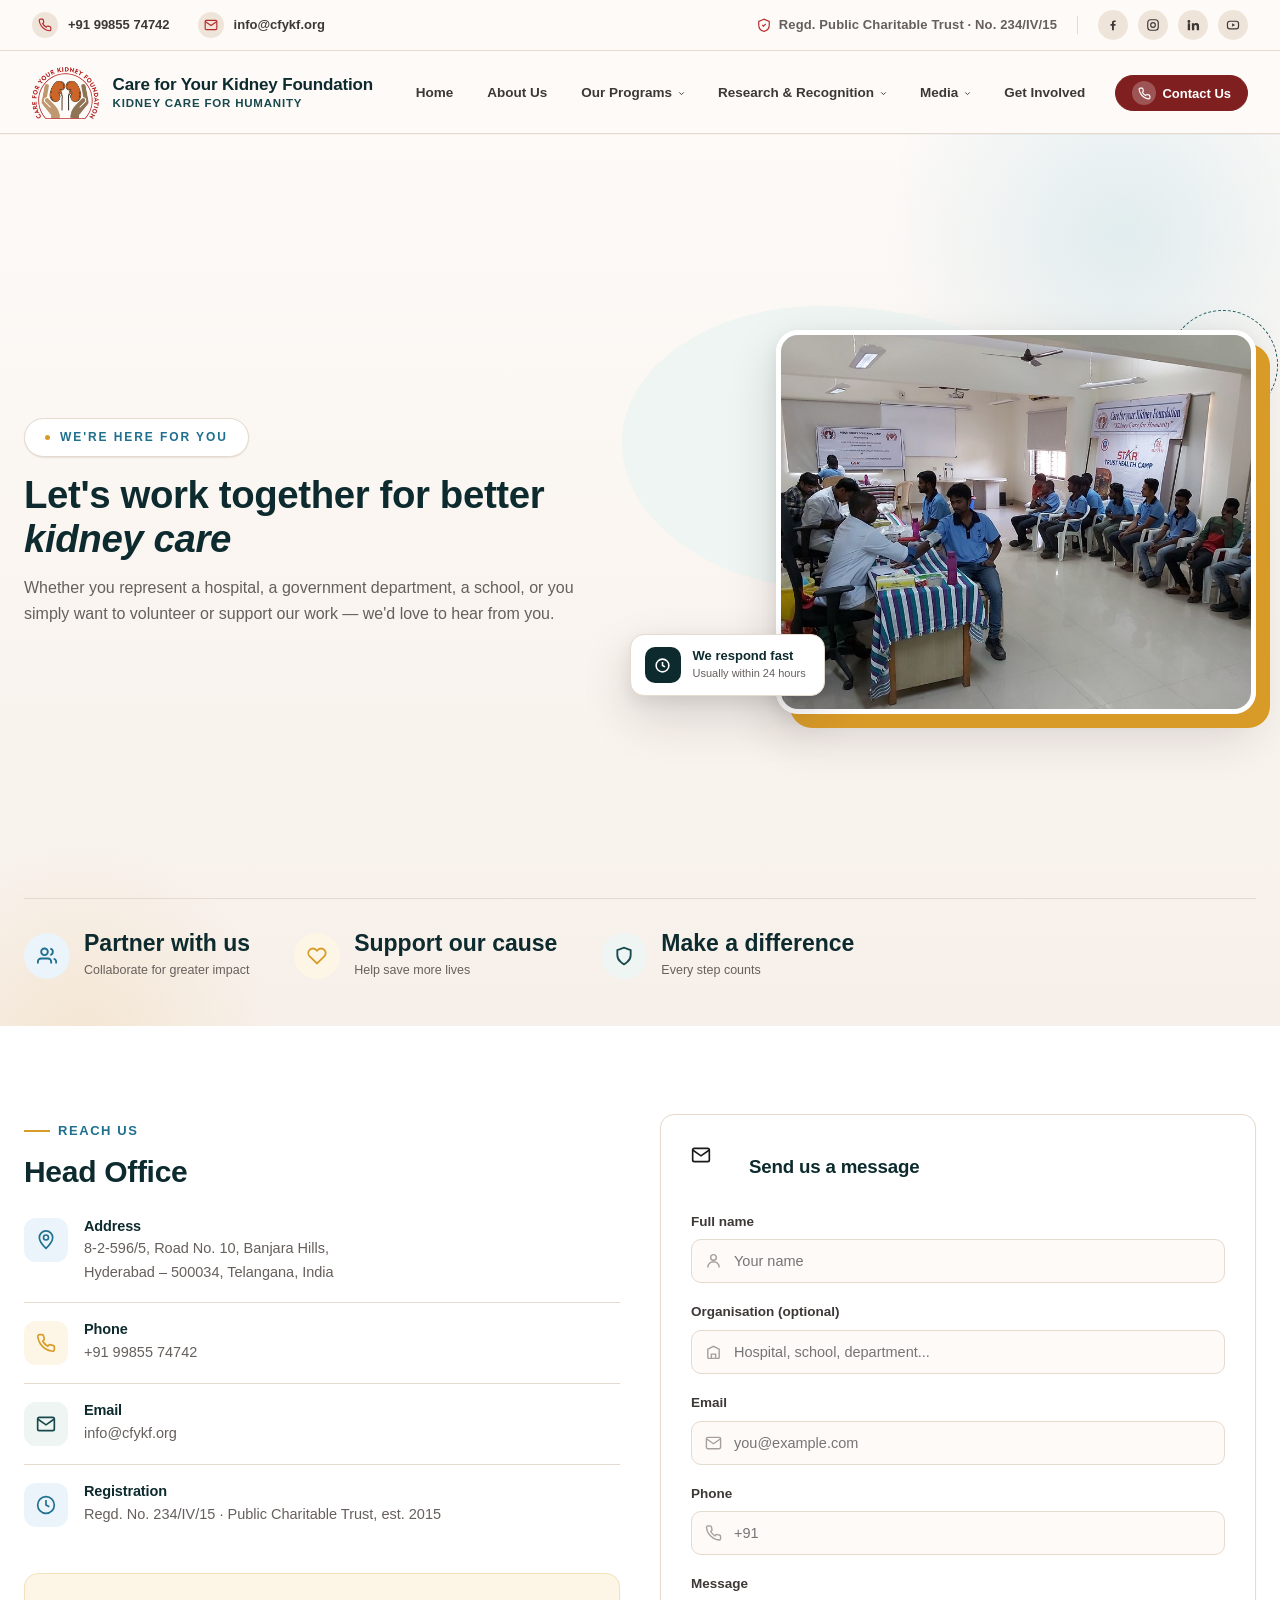
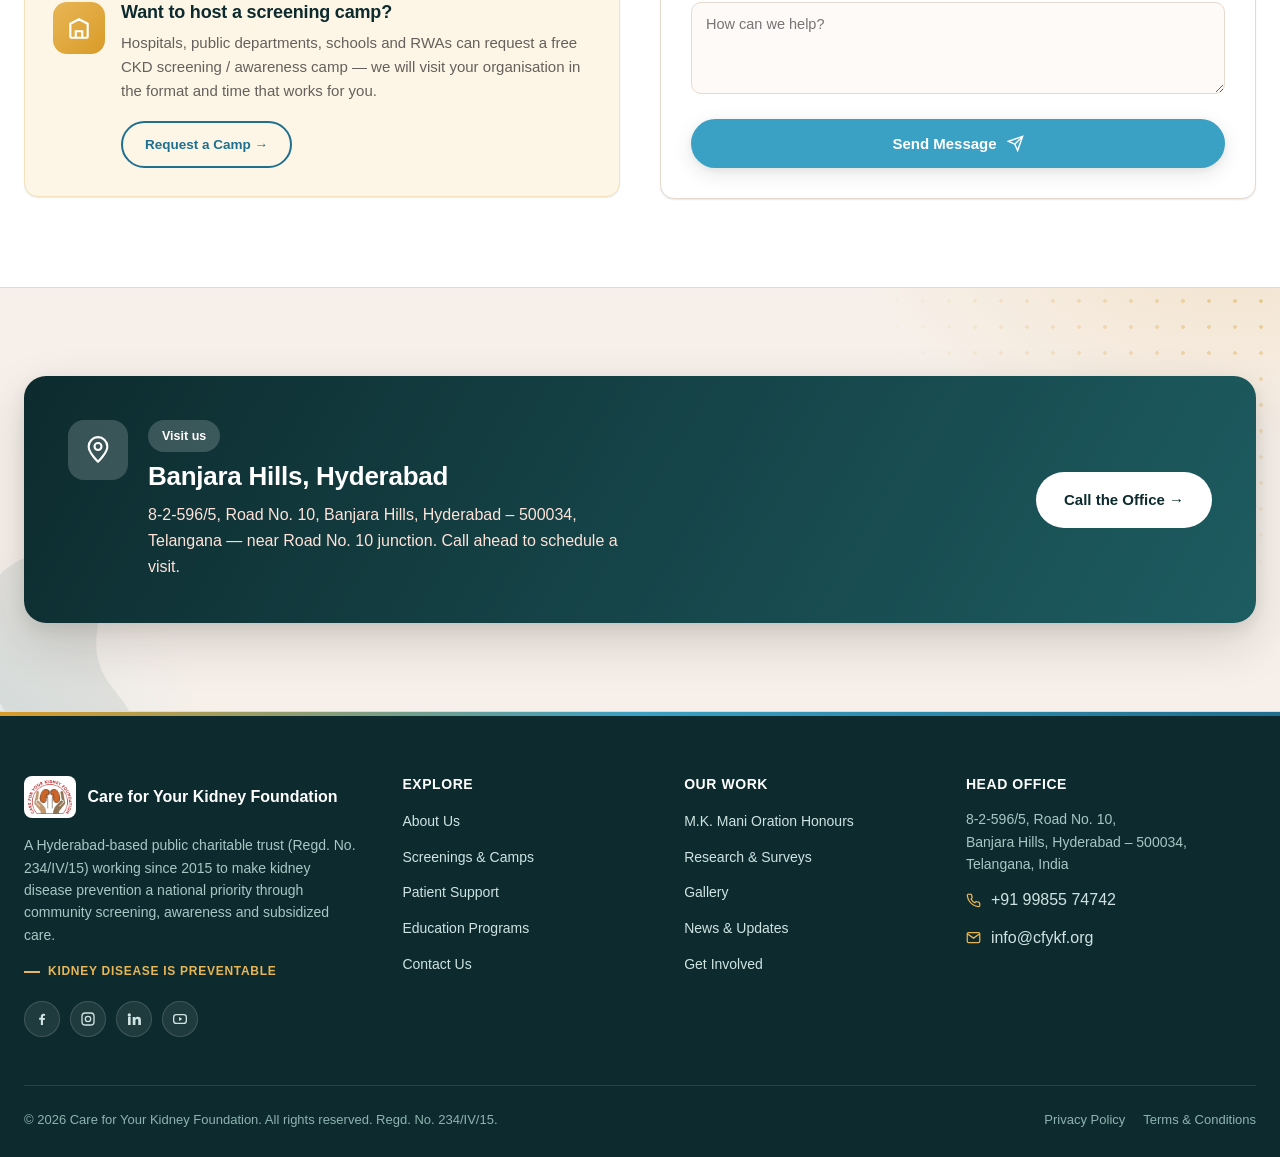
<file: contact.html>
<!doctype html>
<html lang="en">
<head>
<meta charset="UTF-8">
<meta name="viewport" content="width=device-width, initial-scale=1.0">
<title>Contact Us | Care for Your Kidney Foundation</title>
<meta name="description" content="Get in touch with Care for Your Kidney Foundation — Banjara Hills, Hyderabad. Partner with us, volunteer, or request a screening camp.">
<link rel="canonical" href="https://cfykf.org/contact.html">
<meta name="robots" content="index, follow">
<meta name="theme-color" content="#0d2b2e">
<meta property="og:type" content="website">
<meta property="og:site_name" content="Care for Your Kidney Foundation">
<meta property="og:title" content="Contact Us | Care for Your Kidney Foundation">
<meta property="og:description" content="Get in touch with Care for Your Kidney Foundation — Banjara Hills, Hyderabad. Partner with us, volunteer, or request a screening camp.">
<meta property="og:url" content="https://cfykf.org/contact.html">
<meta property="og:image" content="https://cfykf.org/assets/images/shared/logo.png">
<meta property="og:locale" content="en_IN">
<meta name="twitter:card" content="summary_large_image">
<meta name="twitter:title" content="Contact Us | Care for Your Kidney Foundation">
<meta name="twitter:description" content="Get in touch with Care for Your Kidney Foundation — Banjara Hills, Hyderabad. Partner with us, volunteer, or request a screening camp.">
<meta name="twitter:image" content="https://cfykf.org/assets/images/shared/logo.png">
<link rel="apple-touch-icon" href="assets/images/shared/logo.png">
<link rel="icon" href="assets/images/shared/logo.png">
<link rel="stylesheet" href="css/styles.css">
<script type="application/ld+json">
{
  "@context": "https://schema.org",
  "@type": "NGO",
  "@id": "https://cfykf.org/#organization",
  "name": "Care for Your Kidney Foundation",
  "alternateName": "CFYKF",
  "url": "https://cfykf.org/",
  "logo": "https://cfykf.org/assets/images/shared/logo.png",
  "image": "https://cfykf.org/assets/images/shared/logo.png",
  "description": "Care for Your Kidney Foundation (CFYKF) is a Hyderabad-based charitable trust working since 2015 to prevent kidney disease through community screening, awareness and subsidized treatment.",
  "disambiguatingDescription": "An independent Hyderabad, India-based kidney disease charity (Regd. Public Charitable Trust No. 234/IV/15) — not affiliated with the U.S. National Kidney Foundation.",
  "foundingDate": "2015",
  "email": "info@cfykf.org",
  "telephone": "+91-99855-74742",
  "slogan": "Kidney Disease is Preventable",
  "address": {
    "@type": "PostalAddress",
    "streetAddress": "8-2-596/5, Road No. 10, Banjara Hills",
    "addressLocality": "Hyderabad",
    "addressRegion": "Telangana",
    "postalCode": "500034",
    "addressCountry": "IN"
  },
  "areaServed": {
    "@type": "City",
    "name": "Hyderabad"
  }
}
</script>
<script type="application/ld+json">
{
  "@context": "https://schema.org",
  "@type": "BreadcrumbList",
  "itemListElement": [
    {
      "@type": "ListItem",
      "position": 1,
      "name": "Home",
      "item": "https://cfykf.org/"
    },
    {
      "@type": "ListItem",
      "position": 2,
      "name": "Contact Us"
    }
  ]
}
</script>
</head>
<body>

<div class="header-topbar">
  <div class="topbar-wrap">
    <div class="htb-contacts">
      <a href="tel:+919985574742"><span class="htb-ic"><svg viewBox="0 0 24 24" fill="none" stroke="currentColor" stroke-width="2"><path d="M22 16.9v3a2 2 0 0 1-2.2 2 19.8 19.8 0 0 1-8.6-3.1 19.5 19.5 0 0 1-6-6 19.8 19.8 0 0 1-3.1-8.6A2 2 0 0 1 4.1 2h3a2 2 0 0 1 2 1.7c.1.9.3 1.8.6 2.7a2 2 0 0 1-.5 2.1L8 9.7a16 16 0 0 0 6 6l1.2-1.2a2 2 0 0 1 2.1-.5c.9.3 1.8.5 2.7.6a2 2 0 0 1 1.7 2Z"/></svg></span><span>+91 99855 74742</span></a>
      <a href="mailto:info@cfykf.org"><span class="htb-ic"><svg viewBox="0 0 24 24" fill="none" stroke="currentColor" stroke-width="2"><rect x="2" y="4" width="20" height="16" rx="2"/><path d="m22 6-10 7L2 6"/></svg></span><span>info@cfykf.org</span></a>
    </div>
    <div class="htb-right">
      <span class="htb-badge"><svg viewBox="0 0 24 24" fill="none" stroke="currentColor" stroke-width="2"><path d="M12 2 3 6v6c0 5.5 3.8 9.7 9 11 5.2-1.3 9-5.5 9-11V6l-9-4Z"/><path d="m9 12 2 2 4-4"/></svg>Regd. Public Charitable Trust · No. 234/IV/15</span>
      <div class="htb-divider"></div>
      <div class="htb-social">
        <a href="#" aria-label="Facebook"><svg viewBox="0 0 24 24" fill="currentColor"><path d="M13.5 21v-7.6h2.6l.4-3h-3v-1.9c0-.87.24-1.46 1.5-1.46h1.6V4.35A21 21 0 0 0 14 4.2c-2.2 0-3.7 1.34-3.7 3.8v2.1H7.7v3h2.6V21h3.2Z"/></svg></a>
        <a href="#" aria-label="Instagram"><svg viewBox="0 0 24 24" fill="none" stroke="currentColor" stroke-width="2"><rect x="3" y="3" width="18" height="18" rx="5"/><circle cx="12" cy="12" r="4"/><path d="M17.5 6.5h.01"/></svg></a>
        <a href="#" aria-label="LinkedIn"><svg viewBox="0 0 24 24" fill="currentColor"><path d="M4.98 3.5a2.5 2.5 0 1 0 0 5 2.5 2.5 0 0 0 0-5ZM3 9h4v12H3zM10 9h3.8v1.7h.05c.53-1 1.83-2 3.77-2 4.03 0 4.78 2.5 4.78 5.8V21h-4v-5.9c0-1.4 0-3.2-1.97-3.2s-2.27 1.5-2.27 3.1V21h-4z"/></svg></a>
        <a href="#" aria-label="YouTube"><svg viewBox="0 0 24 24" fill="none" stroke="currentColor" stroke-width="2"><rect x="2.5" y="5.5" width="19" height="13" rx="4"/><path d="m10.5 9 5 3-5 3Z" fill="currentColor" stroke="none"/></svg></a>
      </div>
    </div>
  </div>
</div>

<header class="site-header">
  <div class="nav-wrap">
    <a href="index.html" class="brand">
      <img src="assets/images/shared/logo.png" alt="Care for Your Kidney Foundation logo">
      <div class="brand-text"><strong class="brand-full">Care for Your Kidney Foundation</strong><strong class="brand-short">CFYKF</strong><span>Kidney Care for Humanity</span></div>
    </a>
    <div class="nav-menu">
      <nav class="nav-links">
        <a href="index.html"><svg class="nl-ic" viewBox="0 0 24 24" fill="none" stroke="currentColor" stroke-width="2"><path d="M3 10.5 12 3l9 7.5"/><path d="M5 9.5V20a1 1 0 0 0 1 1h4v-6h4v6h4a1 1 0 0 0 1-1V9.5"/></svg>Home</a>
        <a href="about.html"><svg class="nl-ic" viewBox="0 0 24 24" fill="none" stroke="currentColor" stroke-width="2"><circle cx="12" cy="8" r="4"/><path d="M4 21c0-4.4 3.6-8 8-8s8 3.6 8 8"/></svg>About Us</a>
        <div class="nav-dropdown">
          <button type="button" class="nav-dropdown-trigger" aria-haspopup="true" aria-expanded="false"><svg class="nl-ic" viewBox="0 0 24 24" fill="none" stroke="currentColor" stroke-width="2"><path d="M20.8 4.6a5.5 5.5 0 0 0-7.8 0L12 5.6l-1-1a5.5 5.5 0 0 0-7.8 7.8l1 1L12 21l7.8-7.6 1-1a5.5 5.5 0 0 0 0-7.8Z"/></svg>Our Programs<svg class="nav-dropdown-caret" viewBox="0 0 24 24" fill="none" stroke="currentColor" stroke-width="2.5"><path d="m6 9 6 6 6-6"/></svg></button>
          <div class="nav-dropdown-menu">
            <a href="screenings.html"><svg class="nl-ic" viewBox="0 0 24 24" fill="none" stroke="currentColor" stroke-width="2"><path d="M20.8 4.6a5.5 5.5 0 0 0-7.8 0L12 5.6l-1-1a5.5 5.5 0 0 0-7.8 7.8l1 1L12 21l7.8-7.6 1-1a5.5 5.5 0 0 0 0-7.8Z"/></svg>Screenings &amp; Camps</a>
            <a href="patient-support.html"><svg class="nl-ic" viewBox="0 0 24 24" fill="none" stroke="currentColor" stroke-width="2"><path d="M12 21s-7-4.5-9.5-9A5.5 5.5 0 0 1 12 6a5.5 5.5 0 0 1 9.5 6c-2.5 4.5-9.5 9-9.5 9Z"/></svg>Patient Support</a>
            <a href="education-programs.html"><svg class="nl-ic" viewBox="0 0 24 24" fill="none" stroke="currentColor" stroke-width="2"><path d="M14 2H6a2 2 0 0 0-2 2v16a2 2 0 0 0 2 2h12a2 2 0 0 0 2-2V8z"/><path d="M14 2v6h6M9 13h6M9 17h6"/></svg>Education Programs</a>
          </div>
        </div>
        <div class="nav-dropdown">
          <button type="button" class="nav-dropdown-trigger" aria-haspopup="true" aria-expanded="false"><svg class="nl-ic" viewBox="0 0 24 24" fill="none" stroke="currentColor" stroke-width="2"><path d="M3 3v18h18M7 15l4-6 4 3 4-8"/></svg>Research &amp; Recognition<svg class="nav-dropdown-caret" viewBox="0 0 24 24" fill="none" stroke="currentColor" stroke-width="2.5"><path d="m6 9 6 6 6-6"/></svg></button>
          <div class="nav-dropdown-menu">
            <a href="research-surveys.html"><svg class="nl-ic" viewBox="0 0 24 24" fill="none" stroke="currentColor" stroke-width="2"><path d="M3 3v18h18M7 15l4-6 4 3 4-8"/></svg>Research &amp; Surveys</a>
            <a href="honour-oration.html"><svg class="nl-ic" viewBox="0 0 24 24" fill="none" stroke="currentColor" stroke-width="2"><circle cx="12" cy="8" r="6"/><path d="M8.5 13.5 7 22l5-3 5 3-1.5-8.5"/></svg>M.K. Mani Oration Honours</a>
          </div>
        </div>
        <div class="nav-dropdown">
          <button type="button" class="nav-dropdown-trigger" aria-haspopup="true" aria-expanded="false"><svg class="nl-ic" viewBox="0 0 24 24" fill="none" stroke="currentColor" stroke-width="2"><rect x="3" y="3" width="18" height="18" rx="2"/><circle cx="8.5" cy="8.5" r="1.5"/><path d="M21 15l-5-5L5 21"/></svg>Media<svg class="nav-dropdown-caret" viewBox="0 0 24 24" fill="none" stroke="currentColor" stroke-width="2.5"><path d="m6 9 6 6 6-6"/></svg></button>
          <div class="nav-dropdown-menu">
            <a href="gallery.html"><svg class="nl-ic" viewBox="0 0 24 24" fill="none" stroke="currentColor" stroke-width="2"><rect x="3" y="3" width="18" height="18" rx="2"/><circle cx="8.5" cy="8.5" r="1.5"/><path d="M21 15l-5-5L5 21"/></svg>Gallery</a>
            <a href="news-updates.html"><svg class="nl-ic" viewBox="0 0 24 24" fill="none" stroke="currentColor" stroke-width="2"><rect x="3" y="4.5" width="18" height="17" rx="2"/><path d="M16 2.5v4M8 2.5v4M3 10h18"/></svg>News &amp; Updates</a>
          </div>
        </div>
        <a href="get-involved.html"><svg class="nl-ic" viewBox="0 0 24 24" fill="none" stroke="currentColor" stroke-width="2"><path d="M17 21v-2a4 4 0 0 0-4-4H5a4 4 0 0 0-4 4v2"/><circle cx="9" cy="7" r="4"/><path d="M23 21v-2a4 4 0 0 0-3-3.87M16 3.13a4 4 0 0 1 0 7.75"/></svg>Get Involved</a>
      <a href="contact.html" class="nav-contact-link active"><svg class="nl-ic" viewBox="0 0 24 24" fill="none" stroke="currentColor" stroke-width="2"><path d="M22 16.9v3a2 2 0 0 1-2.2 2 19.8 19.8 0 0 1-8.6-3.1 19.5 19.5 0 0 1-6-6 19.8 19.8 0 0 1-3.1-8.6A2 2 0 0 1 4.1 2h3a2 2 0 0 1 2 1.7c.1.9.3 1.8.6 2.7a2 2 0 0 1-.5 2.1L8 9.7a16 16 0 0 0 6 6l1.2-1.2a2 2 0 0 1 2.1-.5c.9.3 1.8.5 2.7.6a2 2 0 0 1 1.7 2Z"/></svg>Contact Us</a>
            
        <div class="nav-links-contact">
          <a href="tel:+919985574742" class="nlc-item">
            <span class="nlc-ic"><svg viewBox="0 0 24 24" fill="none" stroke="currentColor" stroke-width="2"><path d="M22 16.9v3a2 2 0 0 1-2.2 2 19.8 19.8 0 0 1-8.6-3.1 19.5 19.5 0 0 1-6-6 19.8 19.8 0 0 1-3.1-8.6A2 2 0 0 1 4.1 2h3a2 2 0 0 1 2 1.7c.1.9.3 1.8.6 2.7a2 2 0 0 1-.5 2.1L8 9.7a16 16 0 0 0 6 6l1.2-1.2a2 2 0 0 1 2.1-.5c.9.3 1.8.5 2.7.6a2 2 0 0 1 1.7 2Z"/></svg></span>
            <div><b>Call Us</b><span>+91 99855 74742</span></div>
          </a>
          <a href="mailto:info@cfykf.org" class="nlc-item">
            <span class="nlc-ic"><svg viewBox="0 0 24 24" fill="none" stroke="currentColor" stroke-width="2"><rect x="2" y="4" width="20" height="16" rx="2"/><path d="m22 6-10 7L2 6"/></svg></span>
            <div><b>Email Us</b><span>info@cfykf.org</span></div>
          </a>
        </div>
      </nav>
      <div class="nav-cta">
        <a href="contact.html" class="btn btn-outline nav-contact-btn active"><span class="btn-ic"><svg viewBox="0 0 24 24" fill="none" stroke="currentColor" stroke-width="2.2"><path d="M22 16.9v3a2 2 0 0 1-2.2 2 19.8 19.8 0 0 1-8.6-3.1 19.5 19.5 0 0 1-6-6 19.8 19.8 0 0 1-3.1-8.6A2 2 0 0 1 4.1 2h3a2 2 0 0 1 2 1.7c.1.9.3 1.8.6 2.7a2 2 0 0 1-.5 2.1L8 9.7a16 16 0 0 0 6 6l1.2-1.2a2 2 0 0 1 2.1-.5c.9.3 1.8.5 2.7.6a2 2 0 0 1 1.7 2Z"/></svg></span>Contact Us</a>
        <button class="nav-toggle" aria-label="Menu" aria-expanded="false"><span></span><span></span><span></span></button>
      </div>
    </div>
  </div>
</header>

<section class="hero2">
  <div class="container">
    <div class="hero2-grid reveal">
      <div>
        <div class="hero-badge-light"><span class="dot"></span>We're here for you</div>
        <h1>Let's work together for better <em>kidney care</em></h1>
        <p class="lead">Whether you represent a hospital, a government department, a school, or you simply want to volunteer or support our work — we'd love to hear from you.</p>
      </div>
      <div class="hero-photo-wrap">
        <div class="hero2-photo image-stack" style="padding:0;">
          <img src="assets/images/screenings_tab-public/camp-public-01.jpg" alt="CFYKF volunteers at a community kidney screening camp">
        </div>
        <div class="hero-photo-chip">
          <div class="ico"><svg viewBox="0 0 24 24" fill="none" stroke="currentColor" stroke-width="2.2"><circle cx="12" cy="12" r="9"/><path d="M12 7v5l3.5 2"/></svg></div>
          <div><b>We respond fast</b><span>Usually within 24 hours</span></div>
        </div>
        <svg class="squiggle" width="70" height="70" viewBox="0 0 24 24" fill="none" stroke="var(--gold-500)" stroke-width="1.6"><path d="M4 12h5M15 12h5M12 4v5M12 15v5"/></svg>
      </div>
    </div>
    <div class="hero-stats-row reveal">
      <div class="hsr-item">
        <div class="ic wash-a"><svg viewBox="0 0 24 24" fill="none" stroke="currentColor" stroke-width="2.2"><path d="M17 21v-2a4 4 0 0 0-4-4H5a4 4 0 0 0-4 4v2"/><circle cx="9" cy="7" r="4"/><path d="M23 21v-2a4 4 0 0 0-3-3.87M16 3.13a4 4 0 0 1 0 7.75"/></svg></div>
        <div><b>Partner with us</b><span>Collaborate for greater impact</span></div>
      </div>
      <div class="hsr-item">
        <div class="ic wash-b"><svg viewBox="0 0 24 24" fill="none" stroke="currentColor" stroke-width="2.2"><path d="M20.8 4.6a5.5 5.5 0 0 0-7.8 0L12 5.6l-1-1a5.5 5.5 0 0 0-7.8 7.8l1 1L12 21l7.8-7.6 1-1a5.5 5.5 0 0 0 0-7.8Z"/></svg></div>
        <div><b>Support our cause</b><span>Help save more lives</span></div>
      </div>
      <div class="hsr-item">
        <div class="ic wash-c"><svg viewBox="0 0 24 24" fill="none" stroke="currentColor" stroke-width="2.2"><path d="M12 22s8-4 8-11V5l-8-3-8 3v6c0 7 8 11 8 11Z"/></svg></div>
        <div><b>Make a difference</b><span>Every step counts</span></div>
      </div>
    </div>
  </div>
</section>

<section class="bg-paper" id="connect">
  <div class="container">
    <div class="contact-grid">
      <div class="contact-info reveal">
        <div class="eyebrow">Reach us</div>
        <h2 style="font-size:clamp(24px,3vw,30px);color:var(--teal-900);margin-bottom:10px;">Head Office</h2>

        <div class="row">
          <div class="icon" style="background:var(--wash-rose);color:var(--maroon-700);"><svg width="20" height="20" viewBox="0 0 24 24" fill="none" stroke="currentColor" stroke-width="2"><path d="M12 22s8-7.5 8-13a8 8 0 1 0-16 0c0 5.5 8 13 8 13Z"/><circle cx="12" cy="9" r="3"/></svg></div>
          <div><h4>Address</h4><p>8-2-596/5, Road No. 10, Banjara Hills,<br>Hyderabad – 500034, Telangana, India</p></div>
        </div>
        <div class="row">
          <div class="icon" style="background:var(--wash-gold);color:var(--gold-500);"><svg width="20" height="20" viewBox="0 0 24 24" fill="none" stroke="currentColor" stroke-width="2"><path d="M22 16.92v3a2 2 0 0 1-2.18 2 19.79 19.79 0 0 1-8.63-3.07 19.5 19.5 0 0 1-6-6 19.79 19.79 0 0 1-3.07-8.67A2 2 0 0 1 4.11 2h3a2 2 0 0 1 2 1.72c.127.96.361 1.903.7 2.81a2 2 0 0 1-.45 2.11L8.09 9.91a16 16 0 0 0 6 6l1.27-1.27a2 2 0 0 1 2.11-.45c.907.339 1.85.573 2.81.7A2 2 0 0 1 22 16.92Z"/></svg></div>
          <div><h4>Phone</h4><p>+91 99855 74742</p></div>
        </div>
        <div class="row">
          <div class="icon" style="background:var(--wash-sage);color:var(--teal-700);"><svg width="20" height="20" viewBox="0 0 24 24" fill="none" stroke="currentColor" stroke-width="2"><path d="M4 4h16v16H4V4Z" opacity="0"/><path d="M22 6 12 13 2 6"/><rect x="2" y="4" width="20" height="16" rx="2"/></svg></div>
          <div><h4>Email</h4><p>info@cfykf.org</p></div>
        </div>
        <div class="row" style="border-bottom:none;">
          <div class="icon" style="background:var(--wash-rose);color:var(--maroon-700);"><svg width="20" height="20" viewBox="0 0 24 24" fill="none" stroke="currentColor" stroke-width="2"><circle cx="12" cy="12" r="10"/><path d="M12 6v6l4 2"/></svg></div>
          <div><h4>Registration</h4><p>Regd. No. 234/IV/15 · Public Charitable Trust, est. 2015</p></div>
        </div>

        <div class="card tint-gold" style="margin-top:28px;">
          <div style="display:flex;align-items:flex-start;gap:16px;">
            <div class="icon" style="margin-bottom:0;flex-shrink:0;"><svg viewBox="0 0 24 24" fill="none" stroke="currentColor" stroke-width="2"><path d="M4 21V8l8-4 8 4v13M4 21h16M9 21v-6h6v6M9 11h.01M15 11h.01"/></svg></div>
            <div>
              <h3 style="margin-bottom:8px;">Want to host a screening camp?</h3>
              <p>Hospitals, public departments, schools and RWAs can request a free CKD screening / awareness camp — we will visit your organisation in the format and time that works for you.</p>
              <a href="#connect-form" class="btn btn-outline" style="margin-top:18px;padding:11px 22px;font-size:13.5px;">Request a Camp →</a>
            </div>
          </div>
        </div>
      </div>

      <div class="form reveal" id="connect-form">
        <div style="display:flex;align-items:center;gap:14px;margin-bottom:22px;">
          <div class="icon" style="margin-bottom:0;width:44px;height:44px;border-radius:50%;"><svg width="20" height="20" viewBox="0 0 24 24" fill="none" stroke="currentColor" stroke-width="2"><path d="M4 4h16v16H4V4Z" opacity="0"/><path d="M22 6 12 13 2 6"/><rect x="2" y="4" width="20" height="16" rx="2"/></svg></div>
          <h3 style="color:var(--teal-900);">Send us a message</h3>
        </div>
        <form action="https://formbold.com/s/3NdGn" method="POST">
          <div class="field">
            <label for="name">Full name</label>
            <div class="field-icon">
              <svg viewBox="0 0 24 24" fill="none" stroke="currentColor" stroke-width="2"><path d="M20 21a8 8 0 1 0-16 0"/><circle cx="12" cy="7" r="4"/></svg>
              <input id="name" name="name" type="text" placeholder="Your name" required>
            </div>
          </div>
          <div class="field">
            <label for="org">Organisation (optional)</label>
            <div class="field-icon">
              <svg viewBox="0 0 24 24" fill="none" stroke="currentColor" stroke-width="2"><path d="M4 21V8l8-4 8 4v13M4 21h16M9 21v-6h6v6M9 11h.01M15 11h.01"/></svg>
              <input id="org" name="organisation" type="text" placeholder="Hospital, school, department...">
            </div>
          </div>
          <div class="field">
            <label for="email">Email</label>
            <div class="field-icon">
              <svg viewBox="0 0 24 24" fill="none" stroke="currentColor" stroke-width="2"><path d="M22 6 12 13 2 6"/><rect x="2" y="4" width="20" height="16" rx="2"/></svg>
              <input id="email" name="email" type="email" placeholder="you@example.com" required>
            </div>
          </div>
          <div class="field">
            <label for="phone">Phone</label>
            <div class="field-icon">
              <svg viewBox="0 0 24 24" fill="none" stroke="currentColor" stroke-width="2"><path d="M22 16.92v3a2 2 0 0 1-2.18 2 19.79 19.79 0 0 1-8.63-3.07 19.5 19.5 0 0 1-6-6 19.79 19.79 0 0 1-3.07-8.67A2 2 0 0 1 4.11 2h3a2 2 0 0 1 2 1.72c.127.96.361 1.903.7 2.81a2 2 0 0 1-.45 2.11L8.09 9.91a16 16 0 0 0 6 6l1.27-1.27a2 2 0 0 1 2.11-.45c.907.339 1.85.573 2.81.7A2 2 0 0 1 22 16.92Z"/></svg>
              <input id="phone" name="phone" type="tel" placeholder="+91">
            </div>
          </div>
          <input type="hidden" name="subject" value="New enquiry from cfykf.org contact form">
          <div class="field">
            <label for="msg">Message</label>
            <textarea id="msg" name="message" rows="4" placeholder="How can we help?" required></textarea>
          </div>
          <button type="submit" class="btn btn-primary" style="width:100%;justify-content:center;">
            <span class="btn-text">Send Message</span>
            <svg width="17" height="17" viewBox="0 0 24 24" fill="none" stroke="currentColor" stroke-width="2"><path d="m22 2-7 20-4-9-9-4 20-7Z"/><path d="M22 2 11 13"/></svg>
          </button>
        </form>
      </div>
    </div>
  </div>
</section>

<section class="bg-tint">
  <div class="container reveal">
    <div class="highlight-panel panel-teal">
      <div style="display:flex;align-items:flex-start;gap:20px;">
        <div style="width:60px;height:60px;border-radius:16px;background:rgba(255,255,255,.18);display:flex;align-items:center;justify-content:center;flex-shrink:0;">
          <svg width="28" height="28" viewBox="0 0 24 24" fill="none" stroke="#fff" stroke-width="1.8"><path d="M12 22s8-7.5 8-13a8 8 0 1 0-16 0c0 5.5 8 13 8 13Z"/><circle cx="12" cy="9" r="3"/></svg>
        </div>
        <div>
          <span class="badge-gold" style="background:rgba(255,255,255,.18);color:#fff;">Visit us</span>
          <h3 style="margin-top:10px;">Banjara Hills, Hyderabad</h3>
          <p>8-2-596/5, Road No. 10, Banjara Hills, Hyderabad – 500034, Telangana — near Road No. 10 junction. Call ahead to schedule a visit.</p>
        </div>
      </div>
      <a href="tel:+919985574742" class="btn" style="background:#fff;color:var(--teal-900);">Call the Office →</a>
    </div>
  </div>
</section>

<footer class="site-footer">
  <div class="container">
    <div class="footer-grid reveal">
      <div>
        <div class="footer-brand"><img src="assets/images/shared/logo.png" alt="logo"><strong>Care for Your Kidney Foundation</strong></div>
        <p>A Hyderabad-based public charitable trust (Regd. No. 234/IV/15) working since 2015 to make kidney disease prevention a national priority through community screening, awareness and subsidized care.</p>
        <div class="footer-tagline">Kidney Disease is Preventable</div>
        <div class="footer-social">
          <a href="#" aria-label="Facebook"><svg viewBox="0 0 24 24" fill="currentColor"><path d="M13.5 21v-7.6h2.6l.4-3h-3v-1.9c0-.87.24-1.46 1.5-1.46h1.6V4.35A21 21 0 0 0 14 4.2c-2.2 0-3.7 1.34-3.7 3.8v2.1H7.7v3h2.6V21h3.2Z"/></svg></a>
          <a href="#" aria-label="Instagram"><svg viewBox="0 0 24 24" fill="none" stroke="currentColor" stroke-width="2"><rect x="3" y="3" width="18" height="18" rx="5"/><circle cx="12" cy="12" r="4"/><path d="M17.5 6.5h.01"/></svg></a>
          <a href="#" aria-label="LinkedIn"><svg viewBox="0 0 24 24" fill="currentColor"><path d="M4.98 3.5a2.5 2.5 0 1 0 0 5 2.5 2.5 0 0 0 0-5ZM3 9h4v12H3zM10 9h3.8v1.7h.05c.53-1 1.83-2 3.77-2 4.03 0 4.78 2.5 4.78 5.8V21h-4v-5.9c0-1.4 0-3.2-1.97-3.2s-2.27 1.5-2.27 3.1V21h-4z"/></svg></a>
          <a href="#" aria-label="YouTube"><svg viewBox="0 0 24 24" fill="none" stroke="currentColor" stroke-width="2"><rect x="2.5" y="5.5" width="19" height="13" rx="4"/><path d="m10.5 9 5 3-5 3Z" fill="currentColor" stroke="none"/></svg></a>
        </div>
      </div>
      <div>
        <h4>Explore</h4>
        <ul>
          <li><a href="about.html">About Us</a></li>
          <li><a href="screenings.html">Screenings &amp; Camps</a></li>
          <li><a href="patient-support.html">Patient Support</a></li>
          <li><a href="education-programs.html">Education Programs</a></li>
          <li><a href="contact.html">Contact Us</a></li>
        </ul>
      </div>
      <div>
        <h4>Our Work</h4>
        <ul>
          <li><a href="honour-oration.html">M.K. Mani Oration Honours</a></li>
          <li><a href="research-surveys.html">Research &amp; Surveys</a></li>
          <li><a href="gallery.html">Gallery</a></li>
          <li><a href="news-updates.html">News &amp; Updates</a></li>
          <li><a href="get-involved.html">Get Involved</a></li>
        </ul>
      </div>
      <div>
        <h4>Head Office</h4>
        <p>8-2-596/5, Road No. 10,<br>Banjara Hills, Hyderabad – 500034,<br>Telangana, India</p>
        <div class="footer-contact-row"><svg viewBox="0 0 24 24" fill="none" stroke="currentColor" stroke-width="2"><path d="M22 16.9v3a2 2 0 0 1-2.2 2 19.8 19.8 0 0 1-8.6-3.1 19.5 19.5 0 0 1-6-6 19.8 19.8 0 0 1-3.1-8.6A2 2 0 0 1 4.1 2h3a2 2 0 0 1 2 1.7c.1.9.3 1.8.6 2.7a2 2 0 0 1-.5 2.1L8 9.7a16 16 0 0 0 6 6l1.2-1.2a2 2 0 0 1 2.1-.5c.9.3 1.8.5 2.7.6a2 2 0 0 1 1.7 2Z"/></svg><span>+91 99855 74742</span></div>
        <div class="footer-contact-row"><svg viewBox="0 0 24 24" fill="none" stroke="currentColor" stroke-width="2"><rect x="2" y="4" width="20" height="16" rx="2"/><path d="m22 6-10 7L2 6"/></svg><span>info@cfykf.org</span></div>
      </div>
    </div>
    <div class="footer-bottom">
      <span>© 2026 Care for Your Kidney Foundation. All rights reserved. Regd. No. 234/IV/15.</span>
      <div class="fb-links">
        <a href="#">Privacy Policy</a>
        <a href="#">Terms &amp; Conditions</a>
      </div>
    </div>
  </div>
</footer>

<script src="js/main.js"></script>
</body>
</html>
</file>
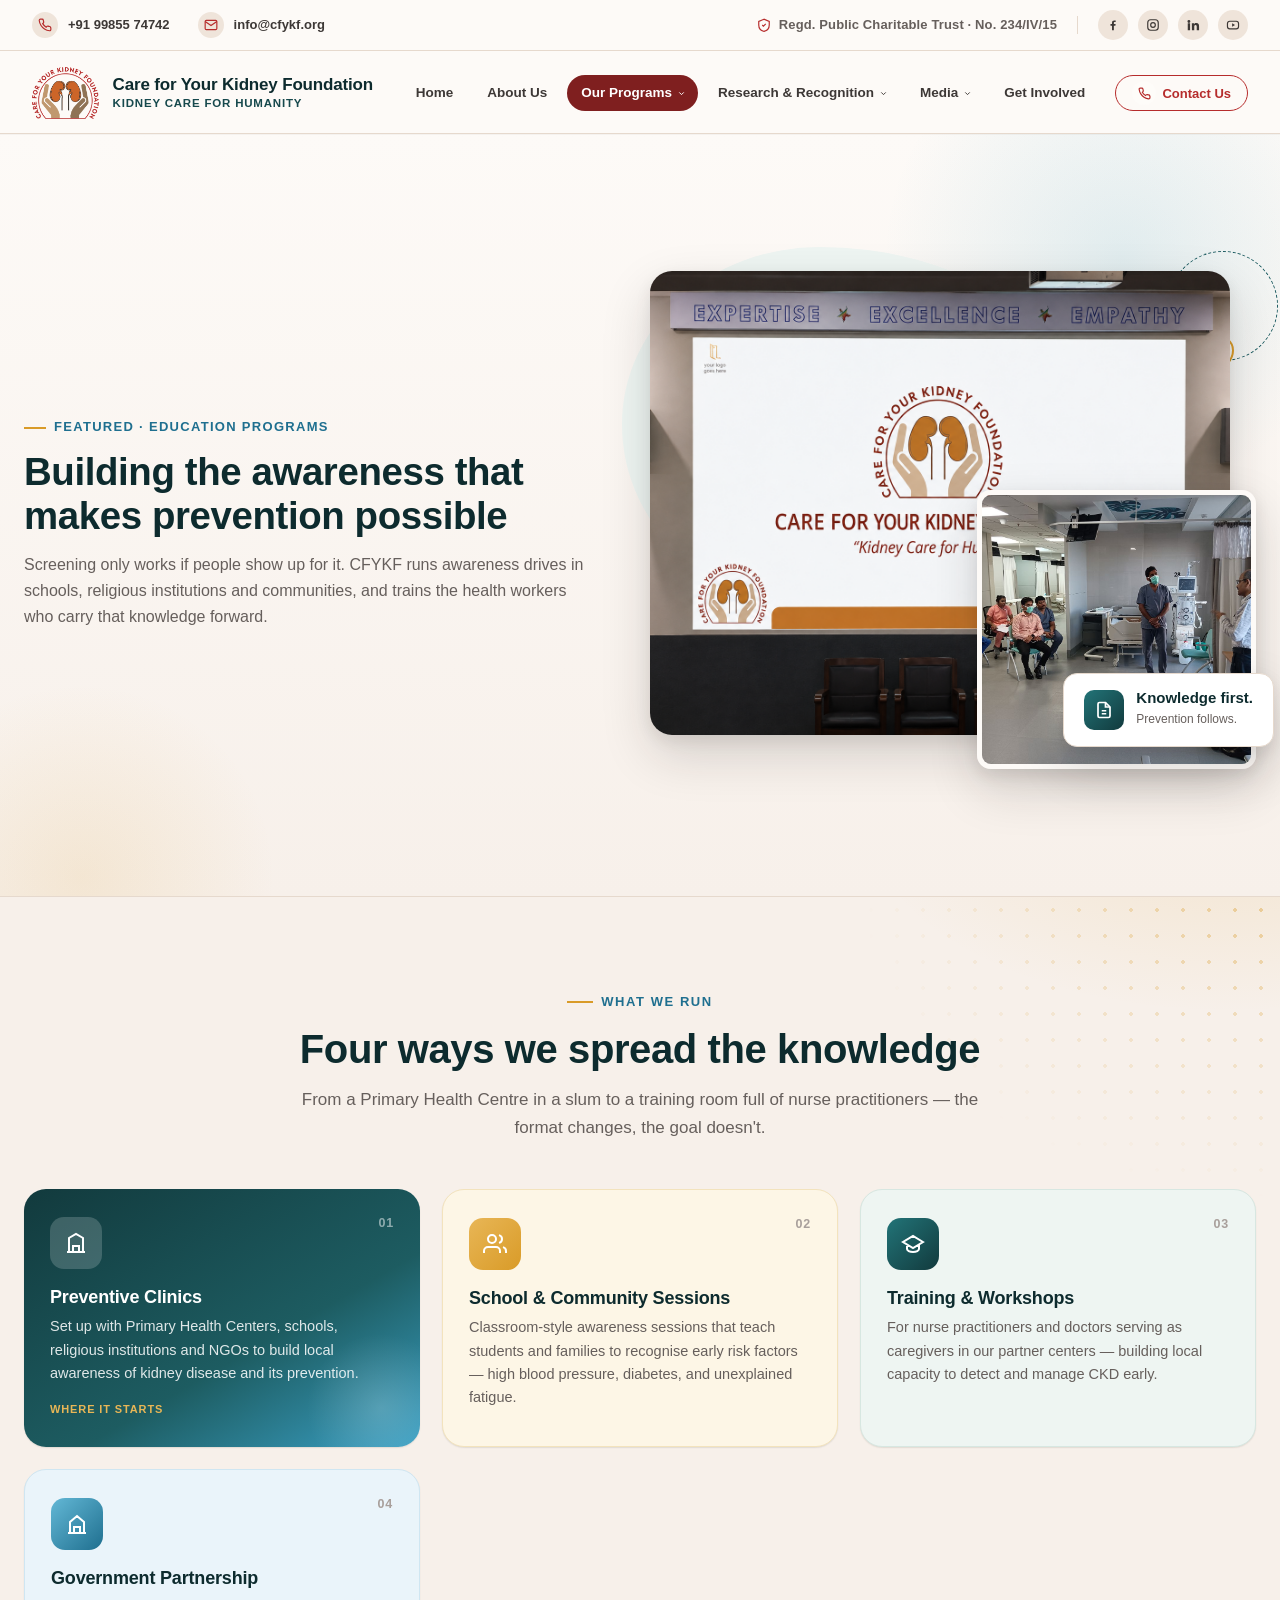
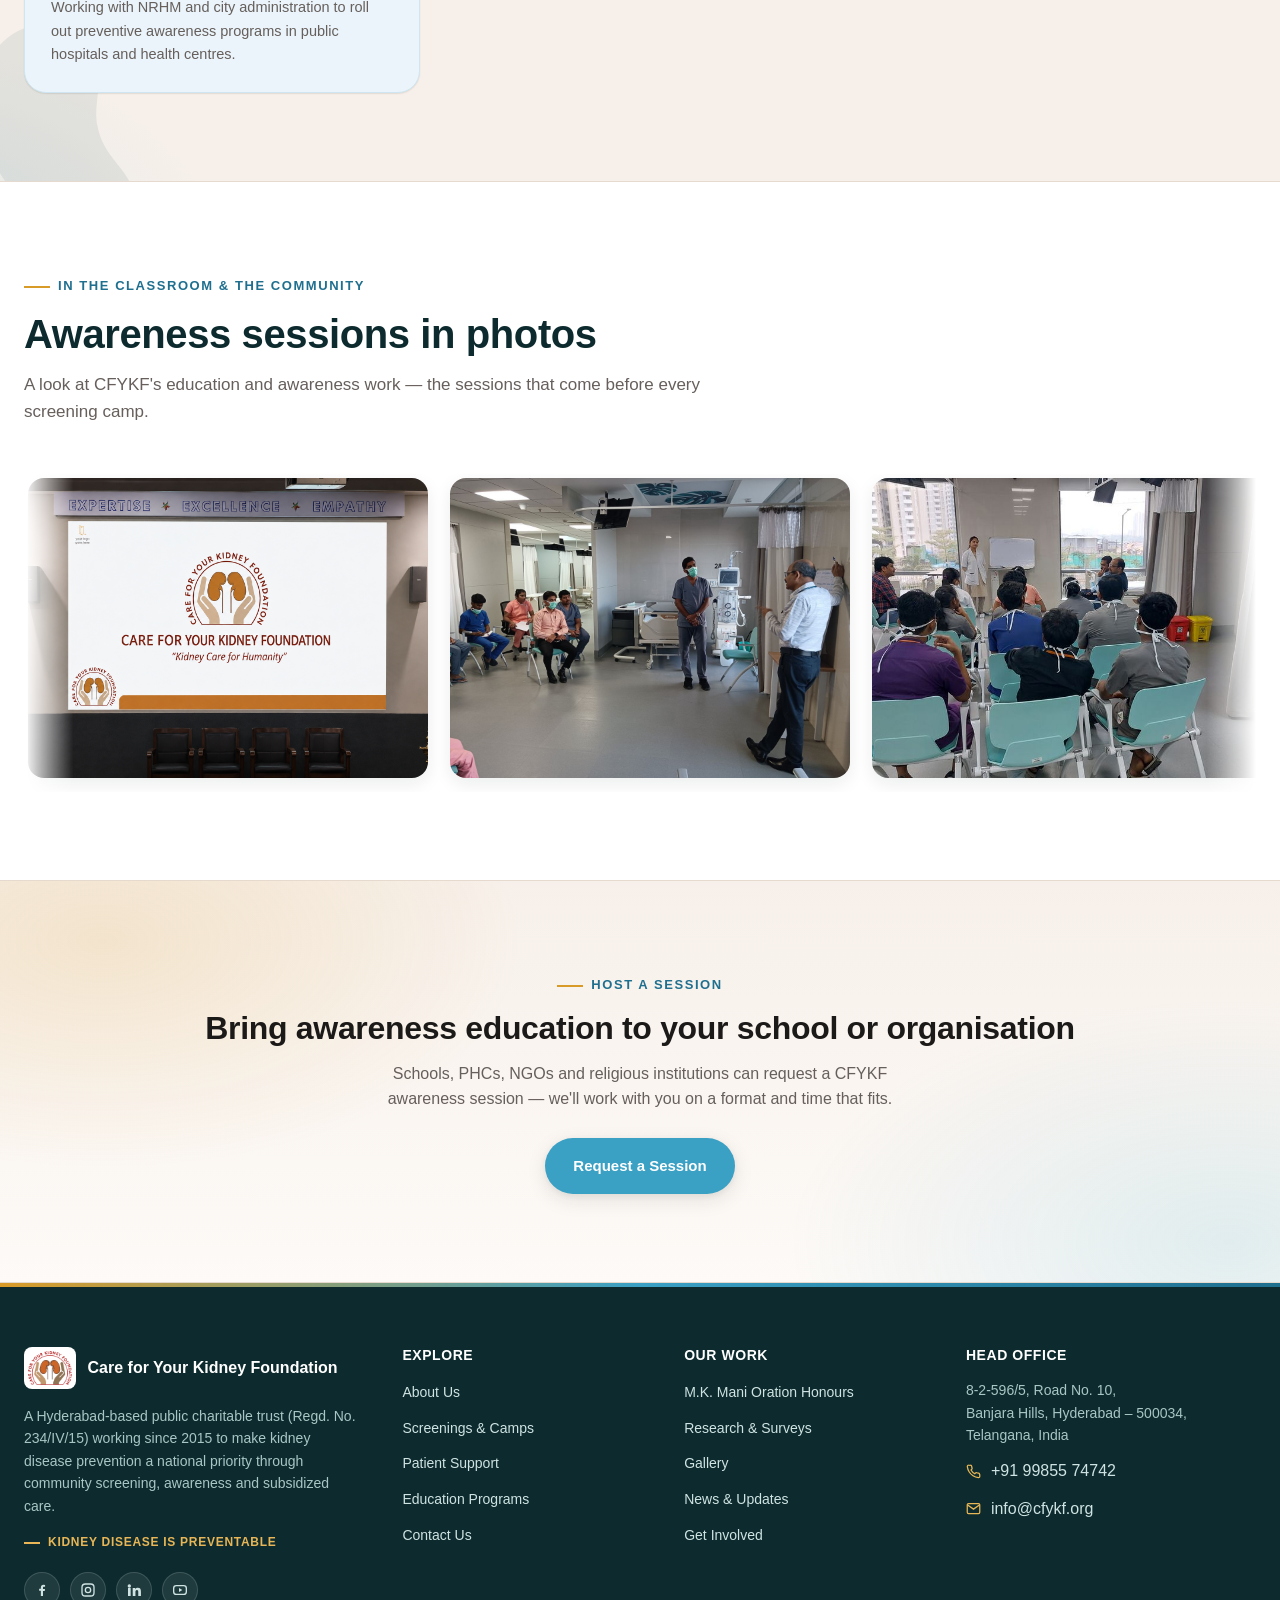
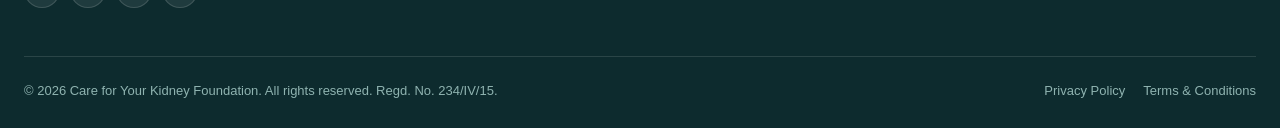
<file: education-programs.html>
<!doctype html>
<html lang="en">
<head>
<meta charset="UTF-8">
<meta name="viewport" content="width=device-width, initial-scale=1.0">
<title>Education Programs | Care for Your Kidney Foundation</title>
<meta name="description" content="CFYKF's awareness drives, school and community education sessions, and training workshops for healthcare workers — building the knowledge base that prevents kidney disease.">
<link rel="canonical" href="https://cfykf.org/education-programs.html">
<meta name="robots" content="index, follow">
<meta name="theme-color" content="#0d2b2e">
<meta property="og:type" content="website">
<meta property="og:site_name" content="Care for Your Kidney Foundation">
<meta property="og:title" content="Education Programs | Care for Your Kidney Foundation">
<meta property="og:description" content="CFYKF's awareness drives, school and community education sessions, and training workshops for healthcare workers — building the knowledge base that prevents kidney disease.">
<meta property="og:url" content="https://cfykf.org/education-programs.html">
<meta property="og:image" content="https://cfykf.org/assets/images/shared/logo.png">
<meta property="og:locale" content="en_IN">
<meta name="twitter:card" content="summary_large_image">
<meta name="twitter:title" content="Education Programs | Care for Your Kidney Foundation">
<meta name="twitter:description" content="CFYKF's awareness drives, school and community education sessions, and training workshops for healthcare workers — building the knowledge base that prevents kidney disease.">
<meta name="twitter:image" content="https://cfykf.org/assets/images/shared/logo.png">
<link rel="apple-touch-icon" href="assets/images/shared/logo.png">
<link rel="icon" href="assets/images/shared/logo.png">
<link rel="stylesheet" href="css/styles.css">
<script type="application/ld+json">
{
  "@context": "https://schema.org",
  "@type": "NGO",
  "@id": "https://cfykf.org/#organization",
  "name": "Care for Your Kidney Foundation",
  "alternateName": "CFYKF",
  "url": "https://cfykf.org/",
  "logo": "https://cfykf.org/assets/images/shared/logo.png",
  "image": "https://cfykf.org/assets/images/shared/logo.png",
  "description": "Care for Your Kidney Foundation (CFYKF) is a Hyderabad-based charitable trust working since 2015 to prevent kidney disease through community screening, awareness and subsidized treatment.",
  "disambiguatingDescription": "An independent Hyderabad, India-based kidney disease charity (Regd. Public Charitable Trust No. 234/IV/15) — not affiliated with the U.S. National Kidney Foundation.",
  "foundingDate": "2015",
  "email": "info@cfykf.org",
  "telephone": "+91-99855-74742",
  "slogan": "Kidney Disease is Preventable",
  "address": {
    "@type": "PostalAddress",
    "streetAddress": "8-2-596/5, Road No. 10, Banjara Hills",
    "addressLocality": "Hyderabad",
    "addressRegion": "Telangana",
    "postalCode": "500034",
    "addressCountry": "IN"
  },
  "areaServed": {
    "@type": "City",
    "name": "Hyderabad"
  }
}
</script>
<script type="application/ld+json">
{
  "@context": "https://schema.org",
  "@type": "BreadcrumbList",
  "itemListElement": [
    {
      "@type": "ListItem",
      "position": 1,
      "name": "Home",
      "item": "https://cfykf.org/"
    },
    {
      "@type": "ListItem",
      "position": 2,
      "name": "Our Programs"
    },
    {
      "@type": "ListItem",
      "position": 3,
      "name": "Education Programs"
    }
  ]
}
</script>
</head>
<body>

<div class="header-topbar">
  <div class="topbar-wrap">
    <div class="htb-contacts">
      <a href="tel:+919985574742"><span class="htb-ic"><svg viewBox="0 0 24 24" fill="none" stroke="currentColor" stroke-width="2"><path d="M22 16.9v3a2 2 0 0 1-2.2 2 19.8 19.8 0 0 1-8.6-3.1 19.5 19.5 0 0 1-6-6 19.8 19.8 0 0 1-3.1-8.6A2 2 0 0 1 4.1 2h3a2 2 0 0 1 2 1.7c.1.9.3 1.8.6 2.7a2 2 0 0 1-.5 2.1L8 9.7a16 16 0 0 0 6 6l1.2-1.2a2 2 0 0 1 2.1-.5c.9.3 1.8.5 2.7.6a2 2 0 0 1 1.7 2Z"/></svg></span><span>+91 99855 74742</span></a>
      <a href="mailto:info@cfykf.org"><span class="htb-ic"><svg viewBox="0 0 24 24" fill="none" stroke="currentColor" stroke-width="2"><rect x="2" y="4" width="20" height="16" rx="2"/><path d="m22 6-10 7L2 6"/></svg></span><span>info@cfykf.org</span></a>
    </div>
    <div class="htb-right">
      <span class="htb-badge"><svg viewBox="0 0 24 24" fill="none" stroke="currentColor" stroke-width="2"><path d="M12 2 3 6v6c0 5.5 3.8 9.7 9 11 5.2-1.3 9-5.5 9-11V6l-9-4Z"/><path d="m9 12 2 2 4-4"/></svg>Regd. Public Charitable Trust · No. 234/IV/15</span>
      <div class="htb-divider"></div>
      <div class="htb-social">
        <a href="#" aria-label="Facebook"><svg viewBox="0 0 24 24" fill="currentColor"><path d="M13.5 21v-7.6h2.6l.4-3h-3v-1.9c0-.87.24-1.46 1.5-1.46h1.6V4.35A21 21 0 0 0 14 4.2c-2.2 0-3.7 1.34-3.7 3.8v2.1H7.7v3h2.6V21h3.2Z"/></svg></a>
        <a href="#" aria-label="Instagram"><svg viewBox="0 0 24 24" fill="none" stroke="currentColor" stroke-width="2"><rect x="3" y="3" width="18" height="18" rx="5"/><circle cx="12" cy="12" r="4"/><path d="M17.5 6.5h.01"/></svg></a>
        <a href="#" aria-label="LinkedIn"><svg viewBox="0 0 24 24" fill="currentColor"><path d="M4.98 3.5a2.5 2.5 0 1 0 0 5 2.5 2.5 0 0 0 0-5ZM3 9h4v12H3zM10 9h3.8v1.7h.05c.53-1 1.83-2 3.77-2 4.03 0 4.78 2.5 4.78 5.8V21h-4v-5.9c0-1.4 0-3.2-1.97-3.2s-2.27 1.5-2.27 3.1V21h-4z"/></svg></a>
        <a href="#" aria-label="YouTube"><svg viewBox="0 0 24 24" fill="none" stroke="currentColor" stroke-width="2"><rect x="2.5" y="5.5" width="19" height="13" rx="4"/><path d="m10.5 9 5 3-5 3Z" fill="currentColor" stroke="none"/></svg></a>
      </div>
    </div>
  </div>
</div>

<header class="site-header">
  <div class="nav-wrap">
    <a href="index.html" class="brand">
      <img src="assets/images/shared/logo.png" alt="Care for Your Kidney Foundation logo">
      <div class="brand-text"><strong class="brand-full">Care for Your Kidney Foundation</strong><strong class="brand-short">CFYKF</strong><span>Kidney Care for Humanity</span></div>
    </a>
    <div class="nav-menu">
      <nav class="nav-links">
        <a href="index.html"><svg class="nl-ic" viewBox="0 0 24 24" fill="none" stroke="currentColor" stroke-width="2"><path d="M3 10.5 12 3l9 7.5"/><path d="M5 9.5V20a1 1 0 0 0 1 1h4v-6h4v6h4a1 1 0 0 0 1-1V9.5"/></svg>Home</a>
        <a href="about.html"><svg class="nl-ic" viewBox="0 0 24 24" fill="none" stroke="currentColor" stroke-width="2"><circle cx="12" cy="8" r="4"/><path d="M4 21c0-4.4 3.6-8 8-8s8 3.6 8 8"/></svg>About Us</a>
        <div class="nav-dropdown">
          <button type="button" class="nav-dropdown-trigger active" aria-haspopup="true" aria-expanded="false"><svg class="nl-ic" viewBox="0 0 24 24" fill="none" stroke="currentColor" stroke-width="2"><path d="M20.8 4.6a5.5 5.5 0 0 0-7.8 0L12 5.6l-1-1a5.5 5.5 0 0 0-7.8 7.8l1 1L12 21l7.8-7.6 1-1a5.5 5.5 0 0 0 0-7.8Z"/></svg>Our Programs<svg class="nav-dropdown-caret" viewBox="0 0 24 24" fill="none" stroke="currentColor" stroke-width="2.5"><path d="m6 9 6 6 6-6"/></svg></button>
          <div class="nav-dropdown-menu">
            <a href="screenings.html"><svg class="nl-ic" viewBox="0 0 24 24" fill="none" stroke="currentColor" stroke-width="2"><path d="M20.8 4.6a5.5 5.5 0 0 0-7.8 0L12 5.6l-1-1a5.5 5.5 0 0 0-7.8 7.8l1 1L12 21l7.8-7.6 1-1a5.5 5.5 0 0 0 0-7.8Z"/></svg>Screenings &amp; Camps</a>
            <a href="patient-support.html"><svg class="nl-ic" viewBox="0 0 24 24" fill="none" stroke="currentColor" stroke-width="2"><path d="M12 21s-7-4.5-9.5-9A5.5 5.5 0 0 1 12 6a5.5 5.5 0 0 1 9.5 6c-2.5 4.5-9.5 9-9.5 9Z"/></svg>Patient Support</a>
            <a href="education-programs.html" class="active"><svg class="nl-ic" viewBox="0 0 24 24" fill="none" stroke="currentColor" stroke-width="2"><path d="M14 2H6a2 2 0 0 0-2 2v16a2 2 0 0 0 2 2h12a2 2 0 0 0 2-2V8z"/><path d="M14 2v6h6M9 13h6M9 17h6"/></svg>Education Programs</a>
          </div>
        </div>
        <div class="nav-dropdown">
          <button type="button" class="nav-dropdown-trigger" aria-haspopup="true" aria-expanded="false"><svg class="nl-ic" viewBox="0 0 24 24" fill="none" stroke="currentColor" stroke-width="2"><path d="M3 3v18h18M7 15l4-6 4 3 4-8"/></svg>Research &amp; Recognition<svg class="nav-dropdown-caret" viewBox="0 0 24 24" fill="none" stroke="currentColor" stroke-width="2.5"><path d="m6 9 6 6 6-6"/></svg></button>
          <div class="nav-dropdown-menu">
            <a href="research-surveys.html"><svg class="nl-ic" viewBox="0 0 24 24" fill="none" stroke="currentColor" stroke-width="2"><path d="M3 3v18h18M7 15l4-6 4 3 4-8"/></svg>Research &amp; Surveys</a>
            <a href="honour-oration.html"><svg class="nl-ic" viewBox="0 0 24 24" fill="none" stroke="currentColor" stroke-width="2"><circle cx="12" cy="8" r="6"/><path d="M8.5 13.5 7 22l5-3 5 3-1.5-8.5"/></svg>M.K. Mani Oration Honours</a>
          </div>
        </div>
        <div class="nav-dropdown">
          <button type="button" class="nav-dropdown-trigger" aria-haspopup="true" aria-expanded="false"><svg class="nl-ic" viewBox="0 0 24 24" fill="none" stroke="currentColor" stroke-width="2"><rect x="3" y="3" width="18" height="18" rx="2"/><circle cx="8.5" cy="8.5" r="1.5"/><path d="M21 15l-5-5L5 21"/></svg>Media<svg class="nav-dropdown-caret" viewBox="0 0 24 24" fill="none" stroke="currentColor" stroke-width="2.5"><path d="m6 9 6 6 6-6"/></svg></button>
          <div class="nav-dropdown-menu">
            <a href="gallery.html"><svg class="nl-ic" viewBox="0 0 24 24" fill="none" stroke="currentColor" stroke-width="2"><rect x="3" y="3" width="18" height="18" rx="2"/><circle cx="8.5" cy="8.5" r="1.5"/><path d="M21 15l-5-5L5 21"/></svg>Gallery</a>
            <a href="news-updates.html"><svg class="nl-ic" viewBox="0 0 24 24" fill="none" stroke="currentColor" stroke-width="2"><rect x="3" y="4.5" width="18" height="17" rx="2"/><path d="M16 2.5v4M8 2.5v4M3 10h18"/></svg>News &amp; Updates</a>
          </div>
        </div>
        <a href="get-involved.html"><svg class="nl-ic" viewBox="0 0 24 24" fill="none" stroke="currentColor" stroke-width="2"><path d="M17 21v-2a4 4 0 0 0-4-4H5a4 4 0 0 0-4 4v2"/><circle cx="9" cy="7" r="4"/><path d="M23 21v-2a4 4 0 0 0-3-3.87M16 3.13a4 4 0 0 1 0 7.75"/></svg>Get Involved</a>
      <a href="contact.html" class="nav-contact-link"><svg class="nl-ic" viewBox="0 0 24 24" fill="none" stroke="currentColor" stroke-width="2"><path d="M22 16.9v3a2 2 0 0 1-2.2 2 19.8 19.8 0 0 1-8.6-3.1 19.5 19.5 0 0 1-6-6 19.8 19.8 0 0 1-3.1-8.6A2 2 0 0 1 4.1 2h3a2 2 0 0 1 2 1.7c.1.9.3 1.8.6 2.7a2 2 0 0 1-.5 2.1L8 9.7a16 16 0 0 0 6 6l1.2-1.2a2 2 0 0 1 2.1-.5c.9.3 1.8.5 2.7.6a2 2 0 0 1 1.7 2Z"/></svg>Contact Us</a>

        <div class="nav-links-contact">
          <a href="tel:+919985574742" class="nlc-item">
            <span class="nlc-ic"><svg viewBox="0 0 24 24" fill="none" stroke="currentColor" stroke-width="2"><path d="M22 16.9v3a2 2 0 0 1-2.2 2 19.8 19.8 0 0 1-8.6-3.1 19.5 19.5 0 0 1-6-6 19.8 19.8 0 0 1-3.1-8.6A2 2 0 0 1 4.1 2h3a2 2 0 0 1 2 1.7c.1.9.3 1.8.6 2.7a2 2 0 0 1-.5 2.1L8 9.7a16 16 0 0 0 6 6l1.2-1.2a2 2 0 0 1 2.1-.5c.9.3 1.8.5 2.7.6a2 2 0 0 1 1.7 2Z"/></svg></span>
            <div><b>Call Us</b><span>+91 99855 74742</span></div>
          </a>
          <a href="mailto:info@cfykf.org" class="nlc-item">
            <span class="nlc-ic"><svg viewBox="0 0 24 24" fill="none" stroke="currentColor" stroke-width="2"><rect x="2" y="4" width="20" height="16" rx="2"/><path d="m22 6-10 7L2 6"/></svg></span>
            <div><b>Email Us</b><span>info@cfykf.org</span></div>
          </a>
        </div>
      </nav>
      <div class="nav-cta">
        <a href="contact.html" class="btn btn-outline nav-contact-btn"><span class="btn-ic"><svg viewBox="0 0 24 24" fill="none" stroke="currentColor" stroke-width="2.2"><path d="M22 16.9v3a2 2 0 0 1-2.2 2 19.8 19.8 0 0 1-8.6-3.1 19.5 19.5 0 0 1-6-6 19.8 19.8 0 0 1-3.1-8.6A2 2 0 0 1 4.1 2h3a2 2 0 0 1 2 1.7c.1.9.3 1.8.6 2.7a2 2 0 0 1-.5 2.1L8 9.7a16 16 0 0 0 6 6l1.2-1.2a2 2 0 0 1 2.1-.5c.9.3 1.8.5 2.7.6a2 2 0 0 1 1.7 2Z"/></svg></span>Contact Us</a>
        <button class="nav-toggle" aria-label="Menu" aria-expanded="false"><span></span><span></span><span></span></button>
      </div>
    </div>
  </div>
</header>

<section class="hero2" style="padding-top:26px;">
  <div class="container">
    <div class="hero2-grid reveal">
      <div>
        <div class="crumb">Featured · Education Programs</div>
        <h1>Building the awareness that makes prevention possible</h1>
        <p class="lead">Screening only works if people show up for it. CFYKF runs awareness drives in schools, religious institutions and communities, and trains the health workers who carry that knowledge forward.</p>
      </div>
      <div class="hero-photo-wrap">
        <svg class="squiggle" width="64" height="86" viewBox="0 0 64 86" fill="none" stroke="var(--gold-500)" stroke-width="2">
          <path d="M4 4c28 0 28 28 0 39s-28 28 0 39" stroke-linecap="round"/>
        </svg>
        <div class="image-stack">
          <div class="is-main"><img src="assets/images/about_intro/program-education-1.jpg" alt="CFYKF school education program"></div>
          <div class="is-accent"><img src="assets/images/about_intro/program-awareness-1.jpg" alt="CFYKF community awareness session"></div>
          <div class="is-badge" style="left:auto;right:-18px;top:auto;bottom:22px;">
            <div class="ico" style="background:linear-gradient(135deg,var(--teal-500),var(--teal-800));"><svg width="18" height="18" viewBox="0 0 24 24" fill="none" stroke="currentColor" stroke-width="2.3"><path d="M14 2H6a2 2 0 0 0-2 2v16a2 2 0 0 0 2 2h12a2 2 0 0 0 2-2V8z"/><path d="M14 2v6h6M9 13h6M9 17h6"/></svg></div>
            <div><b style="font-size:15px;">Knowledge first.</b><span>Prevention follows.</span></div>
          </div>
        </div>
      </div>
    </div>
  </div>
</section>

<section class="bg-tint">
  <div class="container">
    <div class="section-head center reveal">
      <div class="eyebrow" style="justify-content:center;">What we run</div>
      <h2>Four ways we spread the knowledge</h2>
      <p>From a Primary Health Centre in a slum to a training room full of nurse practitioners — the format changes, the goal doesn't.</p>
    </div>
    <div class="approach-grid reveal">
      <div class="ap-card featured">
        <span class="ap-num">01</span>
        <div class="icon"><svg viewBox="0 0 24 24" fill="none" stroke="currentColor" stroke-width="2"><path d="M3 21h18M5 21V7l7-4 7 4v14M9 21v-6h6v6"/></svg></div>
        <h3>Preventive Clinics</h3>
        <p>Set up with Primary Health Centers, schools, religious institutions and NGOs to build local awareness of kidney disease and its prevention.</p>
        <span class="ap-tag">Where it starts</span>
      </div>
      <div class="ap-card tint-gold">
        <span class="ap-num">02</span>
        <div class="icon"><svg viewBox="0 0 24 24" fill="none" stroke="currentColor" stroke-width="2"><path d="M17 21v-2a4 4 0 0 0-4-4H5a4 4 0 0 0-4 4v2"/><circle cx="9" cy="7" r="4"/><path d="M23 21v-2a4 4 0 0 0-3-3.87M16 3.13a4 4 0 0 1 0 7.75"/></svg></div>
        <h3>School &amp; Community Sessions</h3>
        <p>Classroom-style awareness sessions that teach students and families to recognise early risk factors — high blood pressure, diabetes, and unexplained fatigue.</p>
      </div>
      <div class="ap-card tint-sage">
        <span class="ap-num">03</span>
        <div class="icon"><svg viewBox="0 0 24 24" fill="none" stroke="currentColor" stroke-width="2"><path d="m22 10-10-6L2 10l10 6 10-6Z M6 12v5c0 1.5 2.5 3 6 3s6-1.5 6-3v-5"/></svg></div>
        <h3>Training &amp; Workshops</h3>
        <p>For nurse practitioners and doctors serving as caregivers in our partner centers — building local capacity to detect and manage CKD early.</p>
      </div>
      <div class="ap-card tint-rose">
        <span class="ap-num">04</span>
        <div class="icon"><svg viewBox="0 0 24 24" fill="none" stroke="currentColor" stroke-width="2"><path d="M3 21h18M5 21V10l7-6 7 6v11M9 21v-6h6v6"/></svg></div>
        <h3>Government Partnership</h3>
        <p>Working with NRHM and city administration to roll out preventive awareness programs in public hospitals and health centres.</p>
      </div>
    </div>
  </div>
</section>

<section class="bg-paper">
  <div class="container">
    <div class="section-head reveal">
      <div class="eyebrow">In the classroom &amp; the community</div>
      <h2>Awareness sessions in photos</h2>
      <p>A look at CFYKF's education and awareness work — the sessions that come before every screening camp.</p>
    </div>
    <div class="camp-gallery reveal">
      <div class="gallery-slider" data-slider>
        <div class="gallery-track">
          <a href="assets/images/about_intro/program-education-1.jpg" data-lightbox><img src="assets/images/about_intro/program-education-1.jpg" alt="CFYKF school education program"></a>
          <a href="assets/images/about_intro/program-awareness-1.jpg" data-lightbox><img src="assets/images/about_intro/program-awareness-1.jpg" alt="CFYKF community awareness session"></a>
          <a href="assets/images/screenings_tab-public/camp-public-02.jpg" data-lightbox><img src="assets/images/screenings_tab-public/camp-public-02.jpg" alt="Awareness session classroom"></a>
          <a href="assets/images/screenings_tab-dialysis/camp-dialysis-01.jpg" data-lightbox><img src="assets/images/screenings_tab-dialysis/camp-dialysis-01.jpg" alt="Dialysis patient education session"></a>
          <a href="assets/images/screenings_tab-public/program-screening-2.jpg" data-lightbox><img src="assets/images/screenings_tab-public/program-screening-2.jpg" alt="Community health screening"></a>
        </div>
      </div>
    </div>
  </div>
</section>

<section class="bg-teal">
  <div class="container reveal" style="text-align:center;">
    <div class="eyebrow" style="justify-content:center;">Host a session</div>
    <h2 style="font-size:clamp(24px,3vw,32px);">Bring awareness education to your school or organisation</h2>
    <p style="color:var(--ink-500);max-width:560px;margin:14px auto 0;">Schools, PHCs, NGOs and religious institutions can request a CFYKF awareness session — we'll work with you on a format and time that fits.</p>
    <div class="hero-actions" style="justify-content:center;margin-top:26px;">
      <a href="contact.html" class="btn btn-primary">Request a Session</a>
    </div>
  </div>
</section>

<footer class="site-footer">
  <div class="container">
    <div class="footer-grid reveal">
      <div>
        <div class="footer-brand"><img src="assets/images/shared/logo.png" alt="logo"><strong>Care for Your Kidney Foundation</strong></div>
        <p>A Hyderabad-based public charitable trust (Regd. No. 234/IV/15) working since 2015 to make kidney disease prevention a national priority through community screening, awareness and subsidized care.</p>
        <div class="footer-tagline">Kidney Disease is Preventable</div>
        <div class="footer-social">
          <a href="#" aria-label="Facebook"><svg viewBox="0 0 24 24" fill="currentColor"><path d="M13.5 21v-7.6h2.6l.4-3h-3v-1.9c0-.87.24-1.46 1.5-1.46h1.6V4.35A21 21 0 0 0 14 4.2c-2.2 0-3.7 1.34-3.7 3.8v2.1H7.7v3h2.6V21h3.2Z"/></svg></a>
          <a href="#" aria-label="Instagram"><svg viewBox="0 0 24 24" fill="none" stroke="currentColor" stroke-width="2"><rect x="3" y="3" width="18" height="18" rx="5"/><circle cx="12" cy="12" r="4"/><path d="M17.5 6.5h.01"/></svg></a>
          <a href="#" aria-label="LinkedIn"><svg viewBox="0 0 24 24" fill="currentColor"><path d="M4.98 3.5a2.5 2.5 0 1 0 0 5 2.5 2.5 0 0 0 0-5ZM3 9h4v12H3zM10 9h3.8v1.7h.05c.53-1 1.83-2 3.77-2 4.03 0 4.78 2.5 4.78 5.8V21h-4v-5.9c0-1.4 0-3.2-1.97-3.2s-2.27 1.5-2.27 3.1V21h-4z"/></svg></a>
          <a href="#" aria-label="YouTube"><svg viewBox="0 0 24 24" fill="none" stroke="currentColor" stroke-width="2"><rect x="2.5" y="5.5" width="19" height="13" rx="4"/><path d="m10.5 9 5 3-5 3Z" fill="currentColor" stroke="none"/></svg></a>
        </div>
      </div>
      <div>
        <h4>Explore</h4>
        <ul>
          <li><a href="about.html">About Us</a></li>
          <li><a href="screenings.html">Screenings &amp; Camps</a></li>
          <li><a href="patient-support.html">Patient Support</a></li>
          <li><a href="education-programs.html">Education Programs</a></li>
          <li><a href="contact.html">Contact Us</a></li>
        </ul>
      </div>
      <div>
        <h4>Our Work</h4>
        <ul>
          <li><a href="honour-oration.html">M.K. Mani Oration Honours</a></li>
          <li><a href="research-surveys.html">Research &amp; Surveys</a></li>
          <li><a href="gallery.html">Gallery</a></li>
          <li><a href="news-updates.html">News &amp; Updates</a></li>
          <li><a href="get-involved.html">Get Involved</a></li>
        </ul>
      </div>
      <div>
        <h4>Head Office</h4>
        <p>8-2-596/5, Road No. 10,<br>Banjara Hills, Hyderabad – 500034,<br>Telangana, India</p>
        <div class="footer-contact-row"><svg viewBox="0 0 24 24" fill="none" stroke="currentColor" stroke-width="2"><path d="M22 16.9v3a2 2 0 0 1-2.2 2 19.8 19.8 0 0 1-8.6-3.1 19.5 19.5 0 0 1-6-6 19.8 19.8 0 0 1-3.1-8.6A2 2 0 0 1 4.1 2h3a2 2 0 0 1 2 1.7c.1.9.3 1.8.6 2.7a2 2 0 0 1-.5 2.1L8 9.7a16 16 0 0 0 6 6l1.2-1.2a2 2 0 0 1 2.1-.5c.9.3 1.8.5 2.7.6a2 2 0 0 1 1.7 2Z"/></svg><span>+91 99855 74742</span></div>
        <div class="footer-contact-row"><svg viewBox="0 0 24 24" fill="none" stroke="currentColor" stroke-width="2"><rect x="2" y="4" width="20" height="16" rx="2"/><path d="m22 6-10 7L2 6"/></svg><span>info@cfykf.org</span></div>
      </div>
    </div>
    <div class="footer-bottom">
      <span>© 2026 Care for Your Kidney Foundation. All rights reserved. Regd. No. 234/IV/15.</span>
      <div class="fb-links">
        <a href="#">Privacy Policy</a>
        <a href="#">Terms &amp; Conditions</a>
      </div>
    </div>
  </div>
</footer>

<script src="js/main.js"></script>
</body>
</html>
</file>
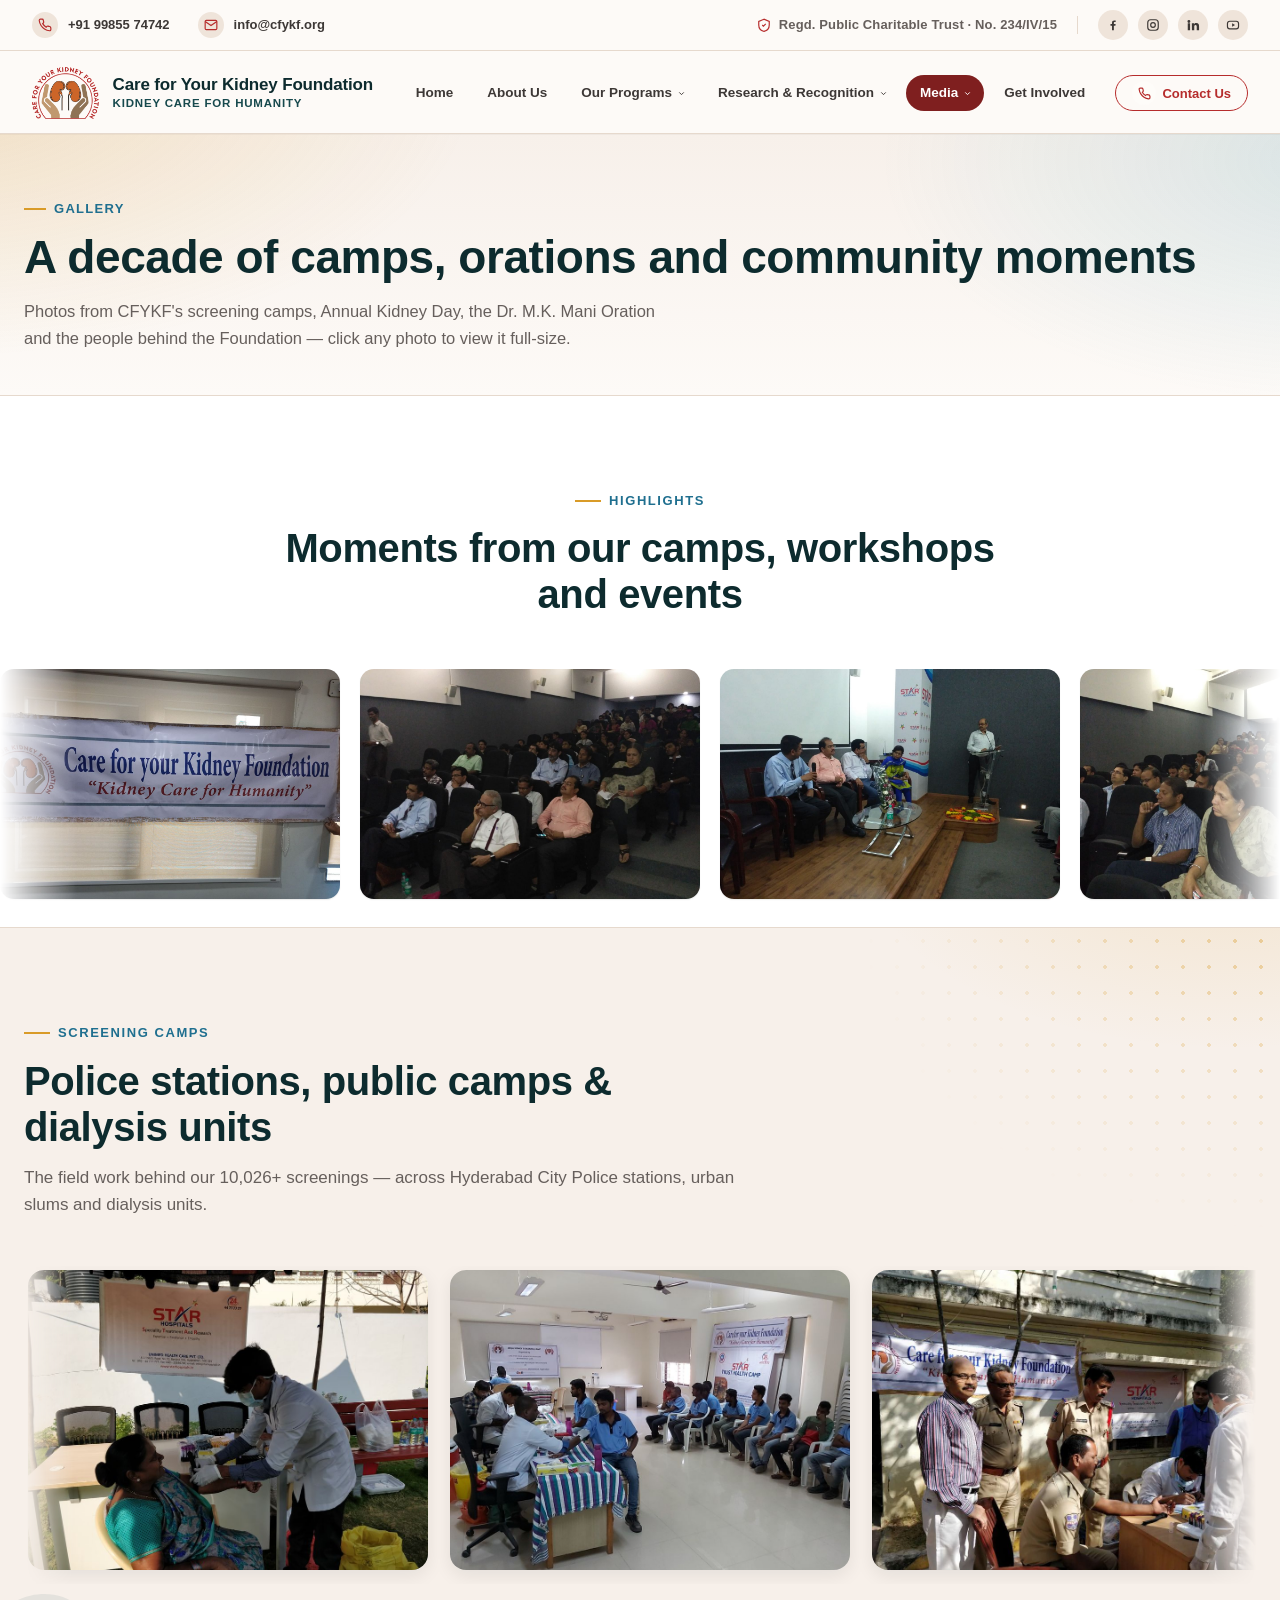
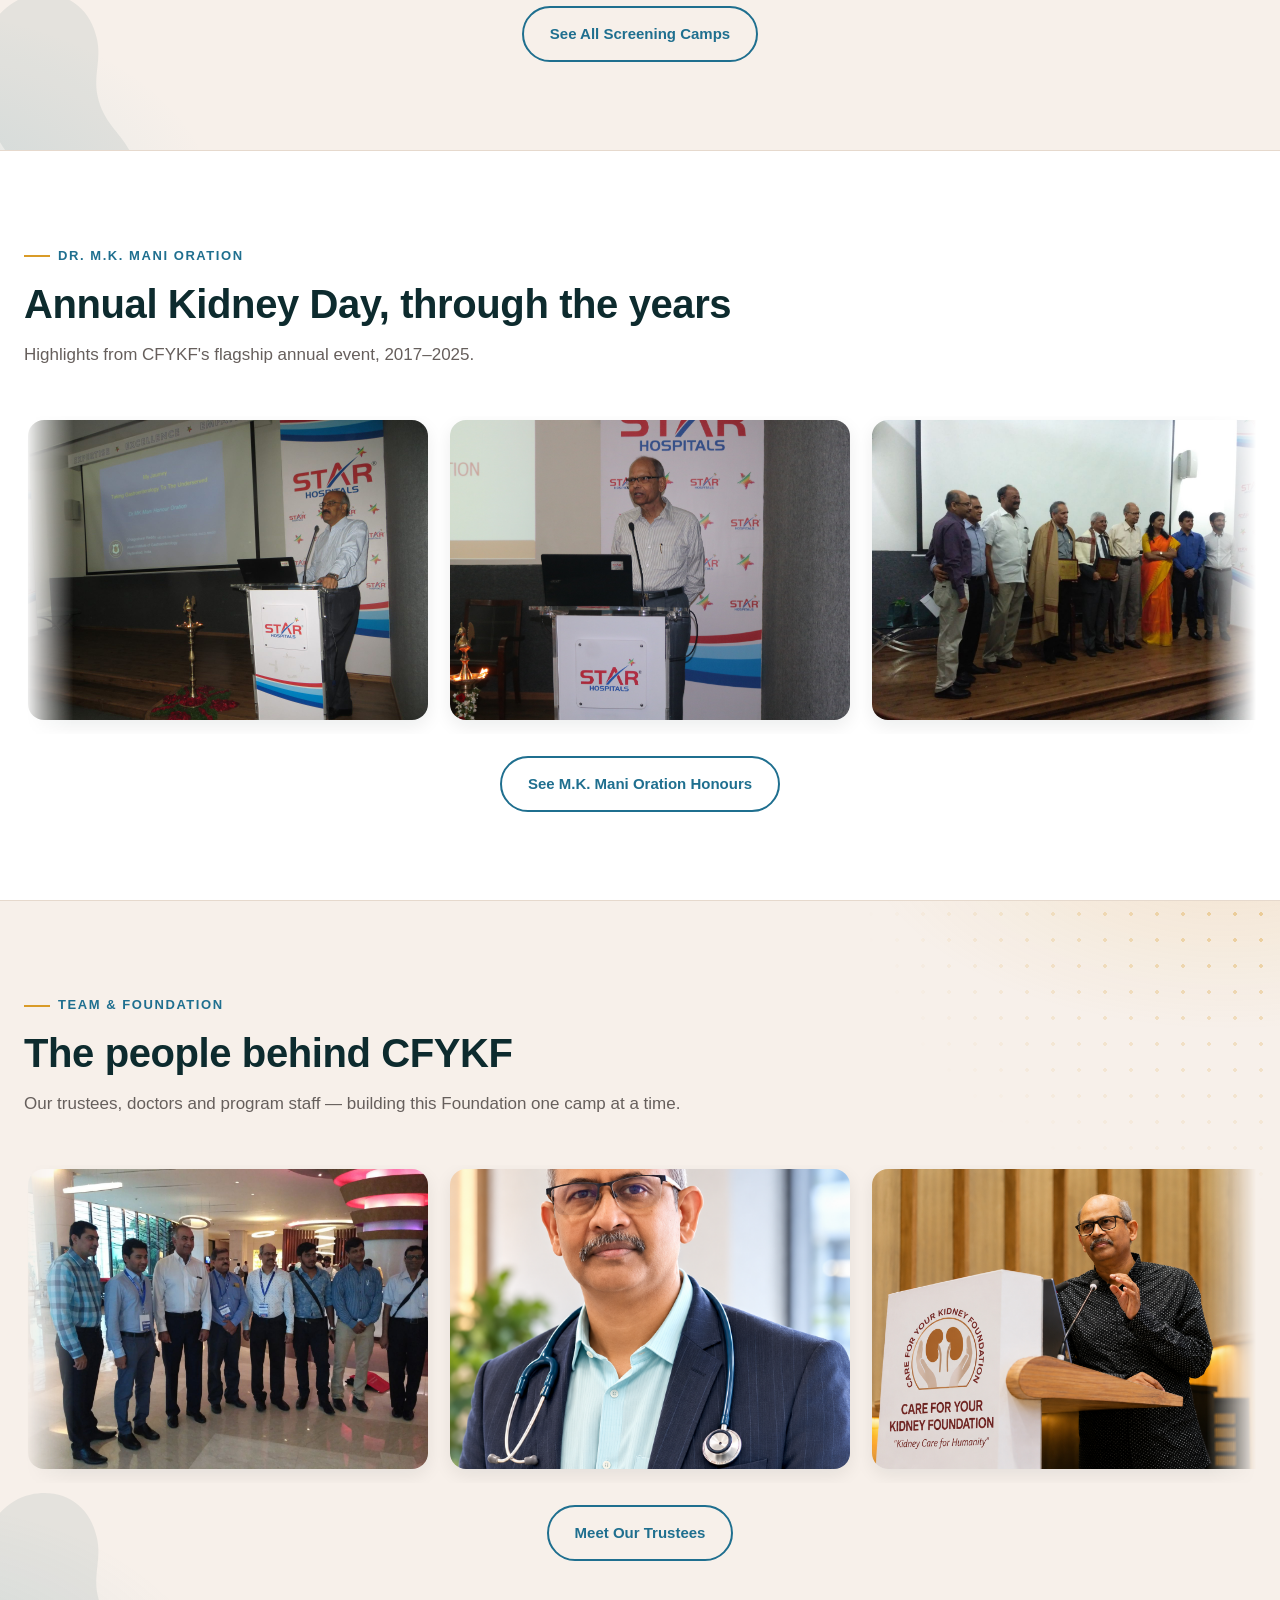
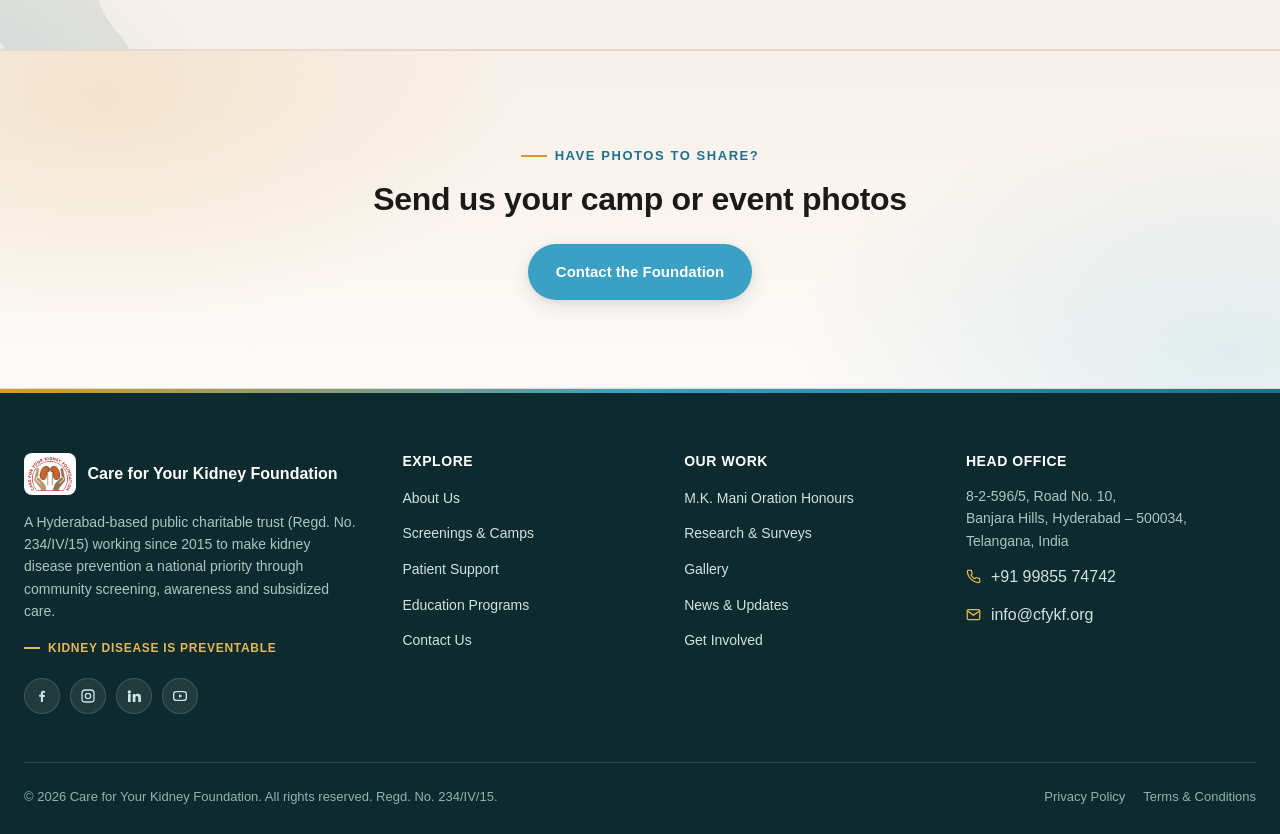
<file: gallery.html>
<!doctype html>
<html lang="en">
<head>
<meta charset="UTF-8">
<meta name="viewport" content="width=device-width, initial-scale=1.0">
<title>Gallery | Care for Your Kidney Foundation</title>
<meta name="description" content="Photos from a decade of CFYKF screening camps, Annual Kidney Day orations, and foundation moments across Hyderabad.">
<link rel="canonical" href="https://cfykf.org/gallery.html">
<meta name="robots" content="index, follow">
<meta name="theme-color" content="#0d2b2e">
<meta property="og:type" content="website">
<meta property="og:site_name" content="Care for Your Kidney Foundation">
<meta property="og:title" content="Gallery | Care for Your Kidney Foundation">
<meta property="og:description" content="Photos from a decade of CFYKF screening camps, Annual Kidney Day orations, and foundation moments across Hyderabad.">
<meta property="og:url" content="https://cfykf.org/gallery.html">
<meta property="og:image" content="https://cfykf.org/assets/images/shared/logo.png">
<meta property="og:locale" content="en_IN">
<meta name="twitter:card" content="summary_large_image">
<meta name="twitter:title" content="Gallery | Care for Your Kidney Foundation">
<meta name="twitter:description" content="Photos from a decade of CFYKF screening camps, Annual Kidney Day orations, and foundation moments across Hyderabad.">
<meta name="twitter:image" content="https://cfykf.org/assets/images/shared/logo.png">
<link rel="apple-touch-icon" href="assets/images/shared/logo.png">
<link rel="icon" href="assets/images/shared/logo.png">
<link rel="stylesheet" href="css/styles.css">
<script type="application/ld+json">
{
  "@context": "https://schema.org",
  "@type": "NGO",
  "@id": "https://cfykf.org/#organization",
  "name": "Care for Your Kidney Foundation",
  "alternateName": "CFYKF",
  "url": "https://cfykf.org/",
  "logo": "https://cfykf.org/assets/images/shared/logo.png",
  "image": "https://cfykf.org/assets/images/shared/logo.png",
  "description": "Care for Your Kidney Foundation (CFYKF) is a Hyderabad-based charitable trust working since 2015 to prevent kidney disease through community screening, awareness and subsidized treatment.",
  "disambiguatingDescription": "An independent Hyderabad, India-based kidney disease charity (Regd. Public Charitable Trust No. 234/IV/15) — not affiliated with the U.S. National Kidney Foundation.",
  "foundingDate": "2015",
  "email": "info@cfykf.org",
  "telephone": "+91-99855-74742",
  "slogan": "Kidney Disease is Preventable",
  "address": {
    "@type": "PostalAddress",
    "streetAddress": "8-2-596/5, Road No. 10, Banjara Hills",
    "addressLocality": "Hyderabad",
    "addressRegion": "Telangana",
    "postalCode": "500034",
    "addressCountry": "IN"
  },
  "areaServed": {
    "@type": "City",
    "name": "Hyderabad"
  }
}
</script>
<script type="application/ld+json">
{
  "@context": "https://schema.org",
  "@type": "BreadcrumbList",
  "itemListElement": [
    {
      "@type": "ListItem",
      "position": 1,
      "name": "Home",
      "item": "https://cfykf.org/"
    },
    {
      "@type": "ListItem",
      "position": 2,
      "name": "Media"
    },
    {
      "@type": "ListItem",
      "position": 3,
      "name": "Gallery"
    }
  ]
}
</script>
</head>
<body>

<div class="header-topbar">
  <div class="topbar-wrap">
    <div class="htb-contacts">
      <a href="tel:+919985574742"><span class="htb-ic"><svg viewBox="0 0 24 24" fill="none" stroke="currentColor" stroke-width="2"><path d="M22 16.9v3a2 2 0 0 1-2.2 2 19.8 19.8 0 0 1-8.6-3.1 19.5 19.5 0 0 1-6-6 19.8 19.8 0 0 1-3.1-8.6A2 2 0 0 1 4.1 2h3a2 2 0 0 1 2 1.7c.1.9.3 1.8.6 2.7a2 2 0 0 1-.5 2.1L8 9.7a16 16 0 0 0 6 6l1.2-1.2a2 2 0 0 1 2.1-.5c.9.3 1.8.5 2.7.6a2 2 0 0 1 1.7 2Z"/></svg></span><span>+91 99855 74742</span></a>
      <a href="mailto:info@cfykf.org"><span class="htb-ic"><svg viewBox="0 0 24 24" fill="none" stroke="currentColor" stroke-width="2"><rect x="2" y="4" width="20" height="16" rx="2"/><path d="m22 6-10 7L2 6"/></svg></span><span>info@cfykf.org</span></a>
    </div>
    <div class="htb-right">
      <span class="htb-badge"><svg viewBox="0 0 24 24" fill="none" stroke="currentColor" stroke-width="2"><path d="M12 2 3 6v6c0 5.5 3.8 9.7 9 11 5.2-1.3 9-5.5 9-11V6l-9-4Z"/><path d="m9 12 2 2 4-4"/></svg>Regd. Public Charitable Trust · No. 234/IV/15</span>
      <div class="htb-divider"></div>
      <div class="htb-social">
        <a href="#" aria-label="Facebook"><svg viewBox="0 0 24 24" fill="currentColor"><path d="M13.5 21v-7.6h2.6l.4-3h-3v-1.9c0-.87.24-1.46 1.5-1.46h1.6V4.35A21 21 0 0 0 14 4.2c-2.2 0-3.7 1.34-3.7 3.8v2.1H7.7v3h2.6V21h3.2Z"/></svg></a>
        <a href="#" aria-label="Instagram"><svg viewBox="0 0 24 24" fill="none" stroke="currentColor" stroke-width="2"><rect x="3" y="3" width="18" height="18" rx="5"/><circle cx="12" cy="12" r="4"/><path d="M17.5 6.5h.01"/></svg></a>
        <a href="#" aria-label="LinkedIn"><svg viewBox="0 0 24 24" fill="currentColor"><path d="M4.98 3.5a2.5 2.5 0 1 0 0 5 2.5 2.5 0 0 0 0-5ZM3 9h4v12H3zM10 9h3.8v1.7h.05c.53-1 1.83-2 3.77-2 4.03 0 4.78 2.5 4.78 5.8V21h-4v-5.9c0-1.4 0-3.2-1.97-3.2s-2.27 1.5-2.27 3.1V21h-4z"/></svg></a>
        <a href="#" aria-label="YouTube"><svg viewBox="0 0 24 24" fill="none" stroke="currentColor" stroke-width="2"><rect x="2.5" y="5.5" width="19" height="13" rx="4"/><path d="m10.5 9 5 3-5 3Z" fill="currentColor" stroke="none"/></svg></a>
      </div>
    </div>
  </div>
</div>

<header class="site-header">
  <div class="nav-wrap">
    <a href="index.html" class="brand">
      <img src="assets/images/shared/logo.png" alt="Care for Your Kidney Foundation logo">
      <div class="brand-text"><strong class="brand-full">Care for Your Kidney Foundation</strong><strong class="brand-short">CFYKF</strong><span>Kidney Care for Humanity</span></div>
    </a>
    <div class="nav-menu">
      <nav class="nav-links">
        <a href="index.html"><svg class="nl-ic" viewBox="0 0 24 24" fill="none" stroke="currentColor" stroke-width="2"><path d="M3 10.5 12 3l9 7.5"/><path d="M5 9.5V20a1 1 0 0 0 1 1h4v-6h4v6h4a1 1 0 0 0 1-1V9.5"/></svg>Home</a>
        <a href="about.html"><svg class="nl-ic" viewBox="0 0 24 24" fill="none" stroke="currentColor" stroke-width="2"><circle cx="12" cy="8" r="4"/><path d="M4 21c0-4.4 3.6-8 8-8s8 3.6 8 8"/></svg>About Us</a>
        <div class="nav-dropdown">
          <button type="button" class="nav-dropdown-trigger" aria-haspopup="true" aria-expanded="false"><svg class="nl-ic" viewBox="0 0 24 24" fill="none" stroke="currentColor" stroke-width="2"><path d="M20.8 4.6a5.5 5.5 0 0 0-7.8 0L12 5.6l-1-1a5.5 5.5 0 0 0-7.8 7.8l1 1L12 21l7.8-7.6 1-1a5.5 5.5 0 0 0 0-7.8Z"/></svg>Our Programs<svg class="nav-dropdown-caret" viewBox="0 0 24 24" fill="none" stroke="currentColor" stroke-width="2.5"><path d="m6 9 6 6 6-6"/></svg></button>
          <div class="nav-dropdown-menu">
            <a href="screenings.html"><svg class="nl-ic" viewBox="0 0 24 24" fill="none" stroke="currentColor" stroke-width="2"><path d="M20.8 4.6a5.5 5.5 0 0 0-7.8 0L12 5.6l-1-1a5.5 5.5 0 0 0-7.8 7.8l1 1L12 21l7.8-7.6 1-1a5.5 5.5 0 0 0 0-7.8Z"/></svg>Screenings &amp; Camps</a>
            <a href="patient-support.html"><svg class="nl-ic" viewBox="0 0 24 24" fill="none" stroke="currentColor" stroke-width="2"><path d="M12 21s-7-4.5-9.5-9A5.5 5.5 0 0 1 12 6a5.5 5.5 0 0 1 9.5 6c-2.5 4.5-9.5 9-9.5 9Z"/></svg>Patient Support</a>
            <a href="education-programs.html"><svg class="nl-ic" viewBox="0 0 24 24" fill="none" stroke="currentColor" stroke-width="2"><path d="M14 2H6a2 2 0 0 0-2 2v16a2 2 0 0 0 2 2h12a2 2 0 0 0 2-2V8z"/><path d="M14 2v6h6M9 13h6M9 17h6"/></svg>Education Programs</a>
          </div>
        </div>
        <div class="nav-dropdown">
          <button type="button" class="nav-dropdown-trigger" aria-haspopup="true" aria-expanded="false"><svg class="nl-ic" viewBox="0 0 24 24" fill="none" stroke="currentColor" stroke-width="2"><path d="M3 3v18h18M7 15l4-6 4 3 4-8"/></svg>Research &amp; Recognition<svg class="nav-dropdown-caret" viewBox="0 0 24 24" fill="none" stroke="currentColor" stroke-width="2.5"><path d="m6 9 6 6 6-6"/></svg></button>
          <div class="nav-dropdown-menu">
            <a href="research-surveys.html"><svg class="nl-ic" viewBox="0 0 24 24" fill="none" stroke="currentColor" stroke-width="2"><path d="M3 3v18h18M7 15l4-6 4 3 4-8"/></svg>Research &amp; Surveys</a>
            <a href="honour-oration.html"><svg class="nl-ic" viewBox="0 0 24 24" fill="none" stroke="currentColor" stroke-width="2"><circle cx="12" cy="8" r="6"/><path d="M8.5 13.5 7 22l5-3 5 3-1.5-8.5"/></svg>M.K. Mani Oration Honours</a>
          </div>
        </div>
        <div class="nav-dropdown">
          <button type="button" class="nav-dropdown-trigger active" aria-haspopup="true" aria-expanded="false"><svg class="nl-ic" viewBox="0 0 24 24" fill="none" stroke="currentColor" stroke-width="2"><rect x="3" y="3" width="18" height="18" rx="2"/><circle cx="8.5" cy="8.5" r="1.5"/><path d="M21 15l-5-5L5 21"/></svg>Media<svg class="nav-dropdown-caret" viewBox="0 0 24 24" fill="none" stroke="currentColor" stroke-width="2.5"><path d="m6 9 6 6 6-6"/></svg></button>
          <div class="nav-dropdown-menu">
            <a href="gallery.html" class="active"><svg class="nl-ic" viewBox="0 0 24 24" fill="none" stroke="currentColor" stroke-width="2"><rect x="3" y="3" width="18" height="18" rx="2"/><circle cx="8.5" cy="8.5" r="1.5"/><path d="M21 15l-5-5L5 21"/></svg>Gallery</a>
            <a href="news-updates.html"><svg class="nl-ic" viewBox="0 0 24 24" fill="none" stroke="currentColor" stroke-width="2"><rect x="3" y="4.5" width="18" height="17" rx="2"/><path d="M16 2.5v4M8 2.5v4M3 10h18"/></svg>News &amp; Updates</a>
          </div>
        </div>
        <a href="get-involved.html"><svg class="nl-ic" viewBox="0 0 24 24" fill="none" stroke="currentColor" stroke-width="2"><path d="M17 21v-2a4 4 0 0 0-4-4H5a4 4 0 0 0-4 4v2"/><circle cx="9" cy="7" r="4"/><path d="M23 21v-2a4 4 0 0 0-3-3.87M16 3.13a4 4 0 0 1 0 7.75"/></svg>Get Involved</a>
      <a href="contact.html" class="nav-contact-link"><svg class="nl-ic" viewBox="0 0 24 24" fill="none" stroke="currentColor" stroke-width="2"><path d="M22 16.9v3a2 2 0 0 1-2.2 2 19.8 19.8 0 0 1-8.6-3.1 19.5 19.5 0 0 1-6-6 19.8 19.8 0 0 1-3.1-8.6A2 2 0 0 1 4.1 2h3a2 2 0 0 1 2 1.7c.1.9.3 1.8.6 2.7a2 2 0 0 1-.5 2.1L8 9.7a16 16 0 0 0 6 6l1.2-1.2a2 2 0 0 1 2.1-.5c.9.3 1.8.5 2.7.6a2 2 0 0 1 1.7 2Z"/></svg>Contact Us</a>

        <div class="nav-links-contact">
          <a href="tel:+919985574742" class="nlc-item">
            <span class="nlc-ic"><svg viewBox="0 0 24 24" fill="none" stroke="currentColor" stroke-width="2"><path d="M22 16.9v3a2 2 0 0 1-2.2 2 19.8 19.8 0 0 1-8.6-3.1 19.5 19.5 0 0 1-6-6 19.8 19.8 0 0 1-3.1-8.6A2 2 0 0 1 4.1 2h3a2 2 0 0 1 2 1.7c.1.9.3 1.8.6 2.7a2 2 0 0 1-.5 2.1L8 9.7a16 16 0 0 0 6 6l1.2-1.2a2 2 0 0 1 2.1-.5c.9.3 1.8.5 2.7.6a2 2 0 0 1 1.7 2Z"/></svg></span>
            <div><b>Call Us</b><span>+91 99855 74742</span></div>
          </a>
          <a href="mailto:info@cfykf.org" class="nlc-item">
            <span class="nlc-ic"><svg viewBox="0 0 24 24" fill="none" stroke="currentColor" stroke-width="2"><rect x="2" y="4" width="20" height="16" rx="2"/><path d="m22 6-10 7L2 6"/></svg></span>
            <div><b>Email Us</b><span>info@cfykf.org</span></div>
          </a>
        </div>
      </nav>
      <div class="nav-cta">
        <a href="contact.html" class="btn btn-outline nav-contact-btn"><span class="btn-ic"><svg viewBox="0 0 24 24" fill="none" stroke="currentColor" stroke-width="2.2"><path d="M22 16.9v3a2 2 0 0 1-2.2 2 19.8 19.8 0 0 1-8.6-3.1 19.5 19.5 0 0 1-6-6 19.8 19.8 0 0 1-3.1-8.6A2 2 0 0 1 4.1 2h3a2 2 0 0 1 2 1.7c.1.9.3 1.8.6 2.7a2 2 0 0 1-.5 2.1L8 9.7a16 16 0 0 0 6 6l1.2-1.2a2 2 0 0 1 2.1-.5c.9.3 1.8.5 2.7.6a2 2 0 0 1 1.7 2Z"/></svg></span>Contact Us</a>
        <button class="nav-toggle" aria-label="Menu" aria-expanded="false"><span></span><span></span><span></span></button>
      </div>
    </div>
  </div>
</header>

<section class="page-hero">
  <div class="container reveal">
    <div class="crumb">Gallery</div>
    <h1>A decade of camps, orations and community moments</h1>
    <p>Photos from CFYKF's screening camps, Annual Kidney Day, the Dr. M.K. Mani Oration and the people behind the Foundation — click any photo to view it full-size.</p>
  </div>
</section>

<section class="bg-paper gallery-marquee-section">
  <div class="container reveal">
    <div class="section-head center">
      <div class="eyebrow" style="justify-content:center;">Highlights</div>
      <h2>Moments from our camps, workshops and events</h2>
    </div>
  </div>
  <div class="gallery-marquee" aria-label="Photo gallery highlights">
    <div class="gallery-track">
      <a href="assets/images/index_gallery/gallery-01.jpg" data-lightbox><img src="assets/images/index_gallery/gallery-01.jpg" alt="CFYKF community outreach moment" loading="lazy"></a>
      <a href="assets/images/index_gallery/gallery-02.jpg" data-lightbox><img src="assets/images/index_gallery/gallery-02.jpg" alt="CFYKF community outreach moment" loading="lazy"></a>
      <a href="assets/images/index_gallery/gallery-03.jpg" data-lightbox><img src="assets/images/index_gallery/gallery-03.jpg" alt="CFYKF community outreach moment" loading="lazy"></a>
      <a href="assets/images/index_gallery/gallery-04.jpg" data-lightbox><img src="assets/images/index_gallery/gallery-04.jpg" alt="CFYKF community outreach moment" loading="lazy"></a>
      <a href="assets/images/index_gallery/gallery-05.jpg" data-lightbox><img src="assets/images/index_gallery/gallery-05.jpg" alt="CFYKF community outreach moment" loading="lazy"></a>
      <a href="assets/images/index_gallery/gallery-06.jpg" data-lightbox><img src="assets/images/index_gallery/gallery-06.jpg" alt="CFYKF community outreach moment" loading="lazy"></a>
      <a href="assets/images/index_gallery/gallery-07.jpg" data-lightbox><img src="assets/images/index_gallery/gallery-07.jpg" alt="CFYKF community outreach moment" loading="lazy"></a>
      <a href="assets/images/index_gallery/gallery-08.jpg" data-lightbox><img src="assets/images/index_gallery/gallery-08.jpg" alt="CFYKF community outreach moment" loading="lazy"></a>
      <a href="assets/images/index_gallery/gallery-09.jpg" data-lightbox><img src="assets/images/index_gallery/gallery-09.jpg" alt="CFYKF community outreach moment" loading="lazy"></a>
      <a href="assets/images/index_gallery/gallery-10.jpg" data-lightbox><img src="assets/images/index_gallery/gallery-10.jpg" alt="CFYKF community outreach moment" loading="lazy"></a>
      <a href="assets/images/index_gallery/gallery-11.jpg" data-lightbox><img src="assets/images/index_gallery/gallery-11.jpg" alt="CFYKF community outreach moment" loading="lazy"></a>
      <a href="assets/images/index_gallery/gallery-01.jpg" data-lightbox tabindex="-1" aria-hidden="true"><img src="assets/images/index_gallery/gallery-01.jpg" alt="" loading="lazy"></a>
      <a href="assets/images/index_gallery/gallery-02.jpg" data-lightbox tabindex="-1" aria-hidden="true"><img src="assets/images/index_gallery/gallery-02.jpg" alt="" loading="lazy"></a>
      <a href="assets/images/index_gallery/gallery-03.jpg" data-lightbox tabindex="-1" aria-hidden="true"><img src="assets/images/index_gallery/gallery-03.jpg" alt="" loading="lazy"></a>
      <a href="assets/images/index_gallery/gallery-04.jpg" data-lightbox tabindex="-1" aria-hidden="true"><img src="assets/images/index_gallery/gallery-04.jpg" alt="" loading="lazy"></a>
      <a href="assets/images/index_gallery/gallery-05.jpg" data-lightbox tabindex="-1" aria-hidden="true"><img src="assets/images/index_gallery/gallery-05.jpg" alt="" loading="lazy"></a>
      <a href="assets/images/index_gallery/gallery-06.jpg" data-lightbox tabindex="-1" aria-hidden="true"><img src="assets/images/index_gallery/gallery-06.jpg" alt="" loading="lazy"></a>
    </div>
  </div>
</section>

<section class="bg-tint">
  <div class="container">
    <div class="section-head reveal">
      <div class="eyebrow">Screening Camps</div>
      <h2>Police stations, public camps &amp; dialysis units</h2>
      <p>The field work behind our 10,026+ screenings — across Hyderabad City Police stations, urban slums and dialysis units.</p>
    </div>
    <div class="camp-gallery reveal">
      <div class="gallery-slider" data-slider>
        <div class="gallery-track">
          <a href="assets/images/screenings_tab-police/camp-police-01.jpg" data-lightbox><img src="assets/images/screenings_tab-police/camp-police-01.jpg" alt="Police station screening camp"></a>
          <a href="assets/images/screenings_tab-public/camp-public-01.jpg" data-lightbox><img src="assets/images/screenings_tab-public/camp-public-01.jpg" alt="Participants queued at a CFYKF mega kidney screening camp"></a>
          <a href="assets/images/screenings_tab-police/camp-police-07.jpg" data-lightbox><img src="assets/images/screenings_tab-police/camp-police-07.jpg" alt="Police station screening camp"></a>
          <a href="assets/images/screenings_tab-dialysis/camp-dialysis-08.jpg" data-lightbox><img src="assets/images/screenings_tab-dialysis/camp-dialysis-08.jpg" alt="CFYKF patient education session at a dialysis unit"></a>
          <a href="assets/images/screenings_tab-public/camp-public-03.jpg" data-lightbox><img src="assets/images/screenings_tab-public/camp-public-03.jpg" alt="CFYKF doctor addressing patients during a community kidney health session"></a>
          <a href="assets/images/screenings_tab-police/camp-police-09.jpg" data-lightbox><img src="assets/images/screenings_tab-police/camp-police-09.jpg" alt="RPS (Rasoolpura) police station screening camp"></a>
          <a href="assets/images/screenings_tab-public/camp-public-04.jpg" data-lightbox><img src="assets/images/screenings_tab-public/camp-public-04.jpg" alt="Screening camp consultation"></a>
          <a href="assets/images/screenings_tab-dialysis/camp-dialysis-03.jpg" data-lightbox><img src="assets/images/screenings_tab-dialysis/camp-dialysis-03.jpg" alt="Dialysis patient education session"></a>
          <a href="assets/images/screenings_tab-police/camp-police-05.jpg" data-lightbox><img src="assets/images/screenings_tab-police/camp-police-05.jpg" alt="NPS police station screening camp"></a>
        </div>
      </div>
    </div>
    <div class="hero-actions reveal" style="justify-content:center;margin-top:22px;">
      <a href="screenings.html" class="btn btn-outline">See All Screening Camps</a>
    </div>
  </div>
</section>

<section class="bg-paper">
  <div class="container">
    <div class="section-head reveal">
      <div class="eyebrow">Dr. M.K. Mani Oration</div>
      <h2>Annual Kidney Day, through the years</h2>
      <p>Highlights from CFYKF's flagship annual event, 2017–2025.</p>
    </div>
    <div class="camp-gallery reveal">
      <div class="gallery-slider" data-slider>
        <div class="gallery-track">
          <a href="assets/images/honour-oration_timeline-2017/event-2017-reddy-podium.jpg" data-lightbox><img src="assets/images/honour-oration_timeline-2017/event-2017-reddy-podium.jpg" alt="Dr. Nageshwar Reddy delivering the Dr. M.K. Mani Oration, Annual Kidney Day 2017"></a>
          <a href="assets/images/honour-oration_timeline-2018/event-2018-podium.jpg" data-lightbox><img src="assets/images/honour-oration_timeline-2018/event-2018-podium.jpg" alt="Dr. M.K. Mani addressing the audience, Annual Kidney Day 2018"></a>
          <a href="assets/images/honour-oration_timeline-2018/event-2018-felicitation.jpg" data-lightbox><img src="assets/images/honour-oration_timeline-2018/event-2018-felicitation.jpg" alt="Felicitation ceremony, Annual Kidney Day 2018"></a>
          <a href="assets/images/honour-oration_timeline-2019/event-2019-prabhakaran-podium.jpg" data-lightbox><img src="assets/images/honour-oration_timeline-2019/event-2019-prabhakaran-podium.jpg" alt="Dr. Prabhakaran delivering the oration, Annual Kidney Day 2019"></a>
          <a href="assets/images/honour-oration_timeline-2019/event-2019-prabhakaran-felicitation.jpg" data-lightbox><img src="assets/images/honour-oration_timeline-2019/event-2019-prabhakaran-felicitation.jpg" alt="Dr. M.K. Mani felicitating Dr. Prabhakaran, Annual Kidney Day 2019"></a>
          <a href="assets/images/honour-oration_timeline-2020/event-2020-jha-podium.jpg" data-lightbox><img src="assets/images/honour-oration_timeline-2020/event-2020-jha-podium.jpg" alt="Dr. Vivekananda Jha delivering the Dr. M.K. Mani Oration, Annual Kidney Day 2020"></a>
          <a href="assets/images/honour-oration_timeline-2020/event-2020-jha-felicitation.jpg" data-lightbox><img src="assets/images/honour-oration_timeline-2020/event-2020-jha-felicitation.jpg" alt="Dr. M.K. Mani felicitating Dr. Vivekananda Jha at CFYKF's 15th anniversary, Annual Kidney Day 2020"></a>
          <a href="assets/images/honour-oration_timeline-2020/event-2020-jha-guests.jpg" data-lightbox><img src="assets/images/honour-oration_timeline-2020/event-2020-jha-guests.jpg" alt="Dr. Vivekananda Jha with Dr. Tamilisai Soundarajan and guests, Annual Kidney Day 2020"></a>
          <a href="assets/images/honour-oration_timeline-2025/event-2025-citation.jpg" data-lightbox><img src="assets/images/honour-oration_timeline-2025/event-2025-citation.jpg" alt="Citation for Dr. Sudha Tata, Transplant Manthan 2025"></a>
        </div>
      </div>
    </div>
    <div class="hero-actions reveal" style="justify-content:center;margin-top:22px;">
      <a href="honour-oration.html" class="btn btn-outline">See M.K. Mani Oration Honours</a>
    </div>
  </div>
</section>

<section class="bg-tint">
  <div class="container">
    <div class="section-head reveal">
      <div class="eyebrow">Team &amp; Foundation</div>
      <h2>The people behind CFYKF</h2>
      <p>Our trustees, doctors and program staff — building this Foundation one camp at a time.</p>
    </div>
    <div class="camp-gallery reveal">
      <div class="gallery-slider" data-slider>
        <div class="gallery-track">
          <a href="assets/images/about_intro/about-team-2.jpg" data-lightbox><img src="assets/images/about_intro/about-team-2.jpg" alt="CFYKF team members at a foundation event"></a>
          <a href="assets/images/about_team/chakravarthi.png" data-lightbox><img src="assets/images/about_team/chakravarthi.png" alt="Dr. Rajasekara Chakravarthi M"></a>
          <a href="assets/images/about_team/Chakravarthi_Image.png" data-lightbox><img src="assets/images/about_team/Chakravarthi_Image.png" alt="Dr. Rajasekara Chakravarthi addressing guests from the CFYKF welcome podium"></a>
          <a href="assets/images/about_team/cfykf.png" data-lightbox><img src="assets/images/about_team/cfykf.png" alt="Care for Your Kidney Foundation branding on stage, Kidney Care for Humanity"></a>
          <a href="assets/images/about_intro/program-awareness-1.jpg" data-lightbox><img src="assets/images/about_intro/program-awareness-1.jpg" alt="CFYKF community awareness session"></a>
          <a href="assets/images/about_intro/program-education-1.jpg" data-lightbox><img src="assets/images/about_intro/program-education-1.jpg" alt="CFYKF school education program"></a>
        </div>
      </div>
    </div>
    <div class="hero-actions reveal" style="justify-content:center;margin-top:22px;">
      <a href="about.html#team" class="btn btn-outline">Meet Our Trustees</a>
    </div>
  </div>
</section>

<section class="bg-teal">
  <div class="container reveal" style="text-align:center;">
    <div class="eyebrow" style="justify-content:center;">Have photos to share?</div>
    <h2 style="font-size:clamp(24px,3vw,32px);">Send us your camp or event photos</h2>
    <div class="hero-actions" style="justify-content:center;margin-top:26px;">
      <a href="contact.html" class="btn btn-primary">Contact the Foundation</a>
    </div>
  </div>
</section>

<footer class="site-footer">
  <div class="container">
    <div class="footer-grid reveal">
      <div>
        <div class="footer-brand"><img src="assets/images/shared/logo.png" alt="logo"><strong>Care for Your Kidney Foundation</strong></div>
        <p>A Hyderabad-based public charitable trust (Regd. No. 234/IV/15) working since 2015 to make kidney disease prevention a national priority through community screening, awareness and subsidized care.</p>
        <div class="footer-tagline">Kidney Disease is Preventable</div>
        <div class="footer-social">
          <a href="#" aria-label="Facebook"><svg viewBox="0 0 24 24" fill="currentColor"><path d="M13.5 21v-7.6h2.6l.4-3h-3v-1.9c0-.87.24-1.46 1.5-1.46h1.6V4.35A21 21 0 0 0 14 4.2c-2.2 0-3.7 1.34-3.7 3.8v2.1H7.7v3h2.6V21h3.2Z"/></svg></a>
          <a href="#" aria-label="Instagram"><svg viewBox="0 0 24 24" fill="none" stroke="currentColor" stroke-width="2"><rect x="3" y="3" width="18" height="18" rx="5"/><circle cx="12" cy="12" r="4"/><path d="M17.5 6.5h.01"/></svg></a>
          <a href="#" aria-label="LinkedIn"><svg viewBox="0 0 24 24" fill="currentColor"><path d="M4.98 3.5a2.5 2.5 0 1 0 0 5 2.5 2.5 0 0 0 0-5ZM3 9h4v12H3zM10 9h3.8v1.7h.05c.53-1 1.83-2 3.77-2 4.03 0 4.78 2.5 4.78 5.8V21h-4v-5.9c0-1.4 0-3.2-1.97-3.2s-2.27 1.5-2.27 3.1V21h-4z"/></svg></a>
          <a href="#" aria-label="YouTube"><svg viewBox="0 0 24 24" fill="none" stroke="currentColor" stroke-width="2"><rect x="2.5" y="5.5" width="19" height="13" rx="4"/><path d="m10.5 9 5 3-5 3Z" fill="currentColor" stroke="none"/></svg></a>
        </div>
      </div>
      <div>
        <h4>Explore</h4>
        <ul>
          <li><a href="about.html">About Us</a></li>
          <li><a href="screenings.html">Screenings &amp; Camps</a></li>
          <li><a href="patient-support.html">Patient Support</a></li>
          <li><a href="education-programs.html">Education Programs</a></li>
          <li><a href="contact.html">Contact Us</a></li>
        </ul>
      </div>
      <div>
        <h4>Our Work</h4>
        <ul>
          <li><a href="honour-oration.html">M.K. Mani Oration Honours</a></li>
          <li><a href="research-surveys.html">Research &amp; Surveys</a></li>
          <li><a href="gallery.html">Gallery</a></li>
          <li><a href="news-updates.html">News &amp; Updates</a></li>
          <li><a href="get-involved.html">Get Involved</a></li>
        </ul>
      </div>
      <div>
        <h4>Head Office</h4>
        <p>8-2-596/5, Road No. 10,<br>Banjara Hills, Hyderabad – 500034,<br>Telangana, India</p>
        <div class="footer-contact-row"><svg viewBox="0 0 24 24" fill="none" stroke="currentColor" stroke-width="2"><path d="M22 16.9v3a2 2 0 0 1-2.2 2 19.8 19.8 0 0 1-8.6-3.1 19.5 19.5 0 0 1-6-6 19.8 19.8 0 0 1-3.1-8.6A2 2 0 0 1 4.1 2h3a2 2 0 0 1 2 1.7c.1.9.3 1.8.6 2.7a2 2 0 0 1-.5 2.1L8 9.7a16 16 0 0 0 6 6l1.2-1.2a2 2 0 0 1 2.1-.5c.9.3 1.8.5 2.7.6a2 2 0 0 1 1.7 2Z"/></svg><span>+91 99855 74742</span></div>
        <div class="footer-contact-row"><svg viewBox="0 0 24 24" fill="none" stroke="currentColor" stroke-width="2"><rect x="2" y="4" width="20" height="16" rx="2"/><path d="m22 6-10 7L2 6"/></svg><span>info@cfykf.org</span></div>
      </div>
    </div>
    <div class="footer-bottom">
      <span>© 2026 Care for Your Kidney Foundation. All rights reserved. Regd. No. 234/IV/15.</span>
      <div class="fb-links">
        <a href="#">Privacy Policy</a>
        <a href="#">Terms &amp; Conditions</a>
      </div>
    </div>
  </div>
</footer>

<script src="js/main.js"></script>
</body>
</html>
</file>
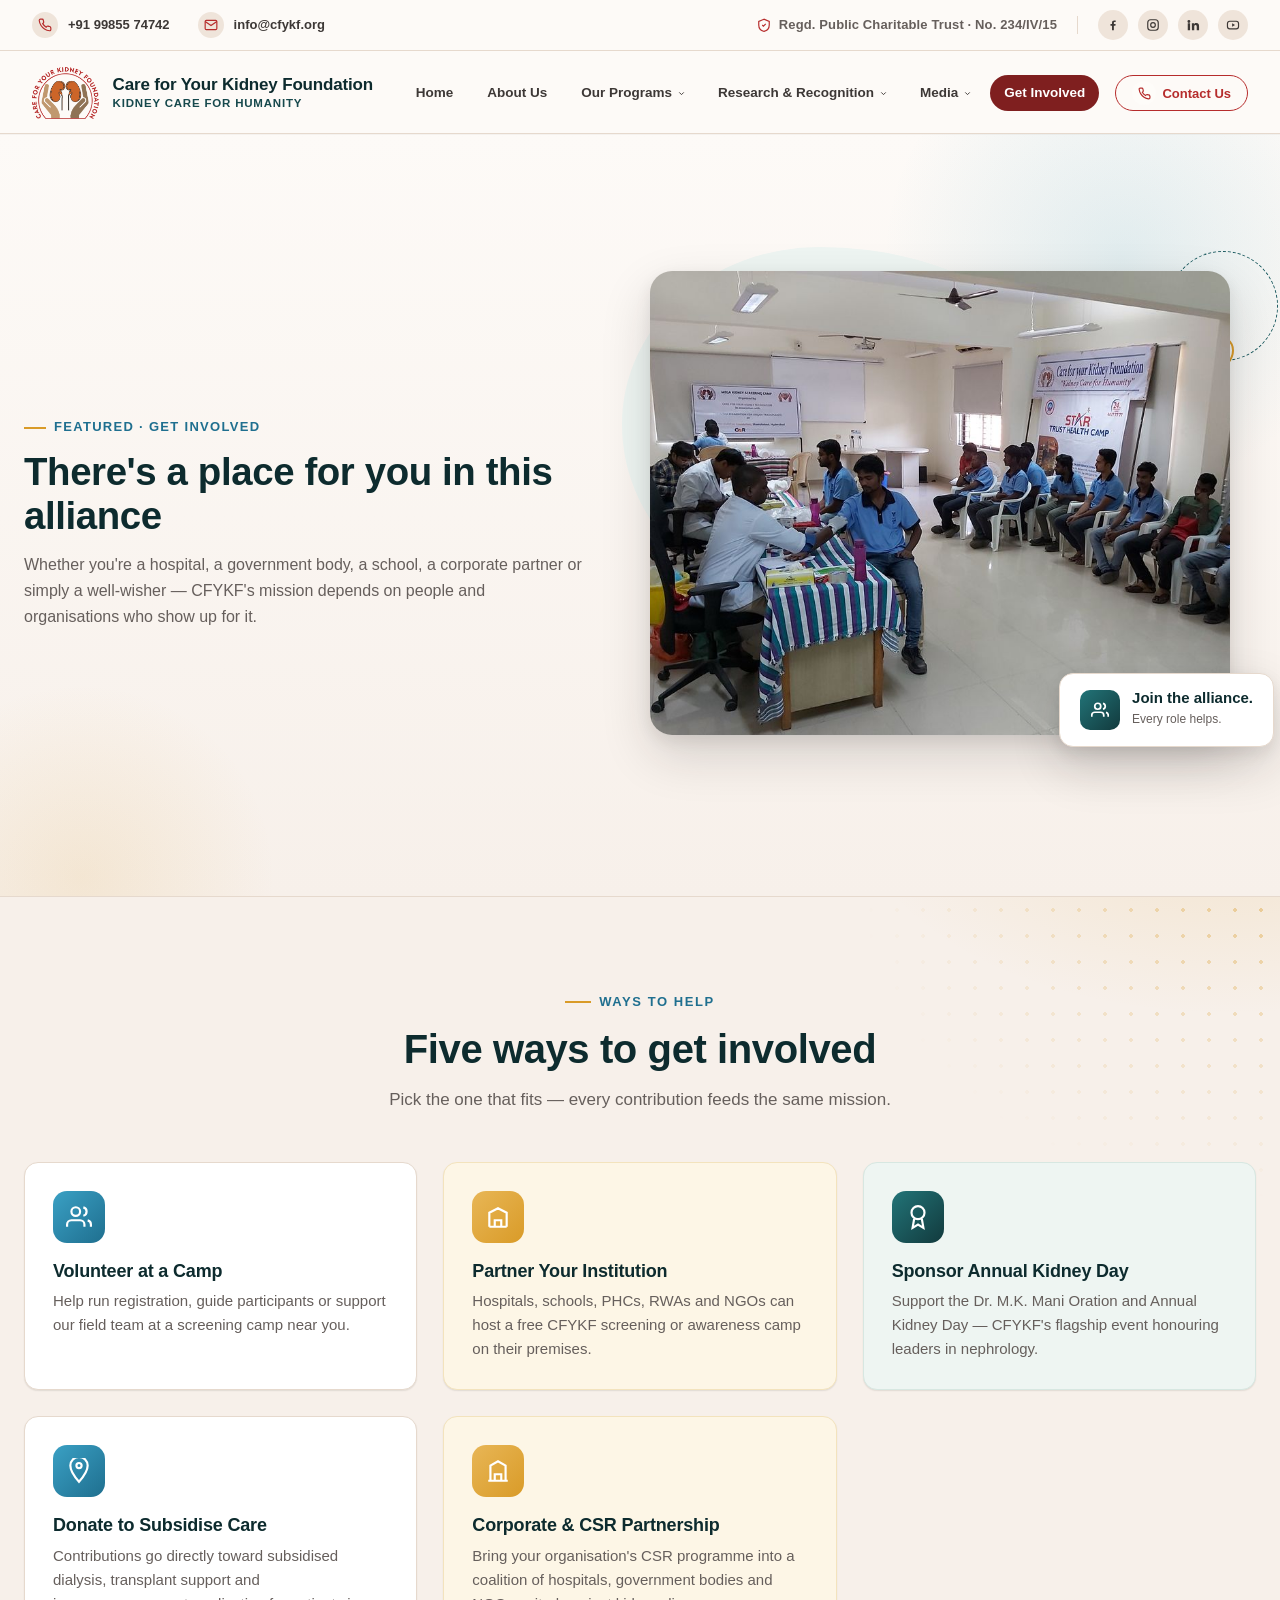
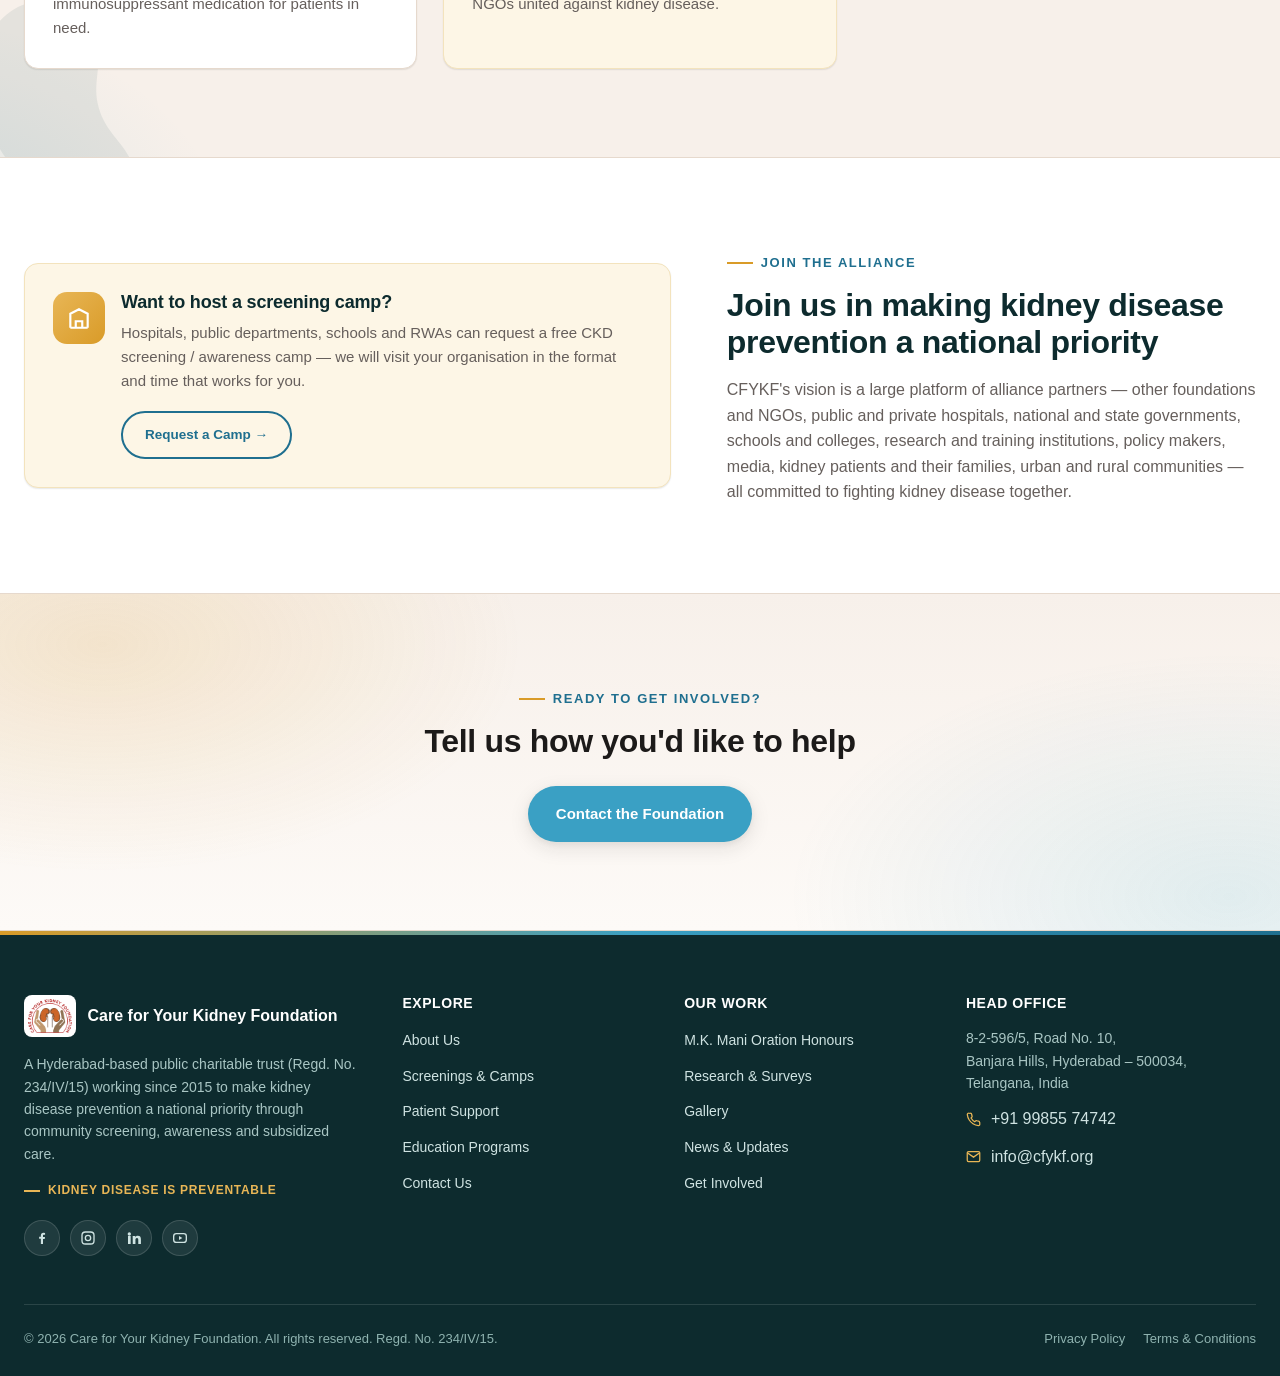
<file: get-involved.html>
<!doctype html>
<html lang="en">
<head>
<meta charset="UTF-8">
<meta name="viewport" content="width=device-width, initial-scale=1.0">
<title>Get Involved | Care for Your Kidney Foundation</title>
<meta name="description" content="Volunteer, partner, sponsor or donate — ways to get involved with Care for Your Kidney Foundation's mission to make kidney disease prevention a national priority.">
<link rel="canonical" href="https://cfykf.org/get-involved.html">
<meta name="robots" content="index, follow">
<meta name="theme-color" content="#0d2b2e">
<meta property="og:type" content="website">
<meta property="og:site_name" content="Care for Your Kidney Foundation">
<meta property="og:title" content="Get Involved | Care for Your Kidney Foundation">
<meta property="og:description" content="Volunteer, partner, sponsor or donate — ways to get involved with Care for Your Kidney Foundation's mission to make kidney disease prevention a national priority.">
<meta property="og:url" content="https://cfykf.org/get-involved.html">
<meta property="og:image" content="https://cfykf.org/assets/images/shared/logo.png">
<meta property="og:locale" content="en_IN">
<meta name="twitter:card" content="summary_large_image">
<meta name="twitter:title" content="Get Involved | Care for Your Kidney Foundation">
<meta name="twitter:description" content="Volunteer, partner, sponsor or donate — ways to get involved with Care for Your Kidney Foundation's mission to make kidney disease prevention a national priority.">
<meta name="twitter:image" content="https://cfykf.org/assets/images/shared/logo.png">
<link rel="apple-touch-icon" href="assets/images/shared/logo.png">
<link rel="icon" href="assets/images/shared/logo.png">
<link rel="stylesheet" href="css/styles.css">
<script type="application/ld+json">
{
  "@context": "https://schema.org",
  "@type": "NGO",
  "@id": "https://cfykf.org/#organization",
  "name": "Care for Your Kidney Foundation",
  "alternateName": "CFYKF",
  "url": "https://cfykf.org/",
  "logo": "https://cfykf.org/assets/images/shared/logo.png",
  "image": "https://cfykf.org/assets/images/shared/logo.png",
  "description": "Care for Your Kidney Foundation (CFYKF) is a Hyderabad-based charitable trust working since 2015 to prevent kidney disease through community screening, awareness and subsidized treatment.",
  "disambiguatingDescription": "An independent Hyderabad, India-based kidney disease charity (Regd. Public Charitable Trust No. 234/IV/15) — not affiliated with the U.S. National Kidney Foundation.",
  "foundingDate": "2015",
  "email": "info@cfykf.org",
  "telephone": "+91-99855-74742",
  "slogan": "Kidney Disease is Preventable",
  "address": {
    "@type": "PostalAddress",
    "streetAddress": "8-2-596/5, Road No. 10, Banjara Hills",
    "addressLocality": "Hyderabad",
    "addressRegion": "Telangana",
    "postalCode": "500034",
    "addressCountry": "IN"
  },
  "areaServed": {
    "@type": "City",
    "name": "Hyderabad"
  }
}
</script>
<script type="application/ld+json">
{
  "@context": "https://schema.org",
  "@type": "BreadcrumbList",
  "itemListElement": [
    {
      "@type": "ListItem",
      "position": 1,
      "name": "Home",
      "item": "https://cfykf.org/"
    },
    {
      "@type": "ListItem",
      "position": 2,
      "name": "Get Involved"
    }
  ]
}
</script>
</head>
<body>

<div class="header-topbar">
  <div class="topbar-wrap">
    <div class="htb-contacts">
      <a href="tel:+919985574742"><span class="htb-ic"><svg viewBox="0 0 24 24" fill="none" stroke="currentColor" stroke-width="2"><path d="M22 16.9v3a2 2 0 0 1-2.2 2 19.8 19.8 0 0 1-8.6-3.1 19.5 19.5 0 0 1-6-6 19.8 19.8 0 0 1-3.1-8.6A2 2 0 0 1 4.1 2h3a2 2 0 0 1 2 1.7c.1.9.3 1.8.6 2.7a2 2 0 0 1-.5 2.1L8 9.7a16 16 0 0 0 6 6l1.2-1.2a2 2 0 0 1 2.1-.5c.9.3 1.8.5 2.7.6a2 2 0 0 1 1.7 2Z"/></svg></span><span>+91 99855 74742</span></a>
      <a href="mailto:info@cfykf.org"><span class="htb-ic"><svg viewBox="0 0 24 24" fill="none" stroke="currentColor" stroke-width="2"><rect x="2" y="4" width="20" height="16" rx="2"/><path d="m22 6-10 7L2 6"/></svg></span><span>info@cfykf.org</span></a>
    </div>
    <div class="htb-right">
      <span class="htb-badge"><svg viewBox="0 0 24 24" fill="none" stroke="currentColor" stroke-width="2"><path d="M12 2 3 6v6c0 5.5 3.8 9.7 9 11 5.2-1.3 9-5.5 9-11V6l-9-4Z"/><path d="m9 12 2 2 4-4"/></svg>Regd. Public Charitable Trust · No. 234/IV/15</span>
      <div class="htb-divider"></div>
      <div class="htb-social">
        <a href="#" aria-label="Facebook"><svg viewBox="0 0 24 24" fill="currentColor"><path d="M13.5 21v-7.6h2.6l.4-3h-3v-1.9c0-.87.24-1.46 1.5-1.46h1.6V4.35A21 21 0 0 0 14 4.2c-2.2 0-3.7 1.34-3.7 3.8v2.1H7.7v3h2.6V21h3.2Z"/></svg></a>
        <a href="#" aria-label="Instagram"><svg viewBox="0 0 24 24" fill="none" stroke="currentColor" stroke-width="2"><rect x="3" y="3" width="18" height="18" rx="5"/><circle cx="12" cy="12" r="4"/><path d="M17.5 6.5h.01"/></svg></a>
        <a href="#" aria-label="LinkedIn"><svg viewBox="0 0 24 24" fill="currentColor"><path d="M4.98 3.5a2.5 2.5 0 1 0 0 5 2.5 2.5 0 0 0 0-5ZM3 9h4v12H3zM10 9h3.8v1.7h.05c.53-1 1.83-2 3.77-2 4.03 0 4.78 2.5 4.78 5.8V21h-4v-5.9c0-1.4 0-3.2-1.97-3.2s-2.27 1.5-2.27 3.1V21h-4z"/></svg></a>
        <a href="#" aria-label="YouTube"><svg viewBox="0 0 24 24" fill="none" stroke="currentColor" stroke-width="2"><rect x="2.5" y="5.5" width="19" height="13" rx="4"/><path d="m10.5 9 5 3-5 3Z" fill="currentColor" stroke="none"/></svg></a>
      </div>
    </div>
  </div>
</div>

<header class="site-header">
  <div class="nav-wrap">
    <a href="index.html" class="brand">
      <img src="assets/images/shared/logo.png" alt="Care for Your Kidney Foundation logo">
      <div class="brand-text"><strong class="brand-full">Care for Your Kidney Foundation</strong><strong class="brand-short">CFYKF</strong><span>Kidney Care for Humanity</span></div>
    </a>
    <div class="nav-menu">
      <nav class="nav-links">
        <a href="index.html"><svg class="nl-ic" viewBox="0 0 24 24" fill="none" stroke="currentColor" stroke-width="2"><path d="M3 10.5 12 3l9 7.5"/><path d="M5 9.5V20a1 1 0 0 0 1 1h4v-6h4v6h4a1 1 0 0 0 1-1V9.5"/></svg>Home</a>
        <a href="about.html"><svg class="nl-ic" viewBox="0 0 24 24" fill="none" stroke="currentColor" stroke-width="2"><circle cx="12" cy="8" r="4"/><path d="M4 21c0-4.4 3.6-8 8-8s8 3.6 8 8"/></svg>About Us</a>
        <div class="nav-dropdown">
          <button type="button" class="nav-dropdown-trigger" aria-haspopup="true" aria-expanded="false"><svg class="nl-ic" viewBox="0 0 24 24" fill="none" stroke="currentColor" stroke-width="2"><path d="M20.8 4.6a5.5 5.5 0 0 0-7.8 0L12 5.6l-1-1a5.5 5.5 0 0 0-7.8 7.8l1 1L12 21l7.8-7.6 1-1a5.5 5.5 0 0 0 0-7.8Z"/></svg>Our Programs<svg class="nav-dropdown-caret" viewBox="0 0 24 24" fill="none" stroke="currentColor" stroke-width="2.5"><path d="m6 9 6 6 6-6"/></svg></button>
          <div class="nav-dropdown-menu">
            <a href="screenings.html"><svg class="nl-ic" viewBox="0 0 24 24" fill="none" stroke="currentColor" stroke-width="2"><path d="M20.8 4.6a5.5 5.5 0 0 0-7.8 0L12 5.6l-1-1a5.5 5.5 0 0 0-7.8 7.8l1 1L12 21l7.8-7.6 1-1a5.5 5.5 0 0 0 0-7.8Z"/></svg>Screenings &amp; Camps</a>
            <a href="patient-support.html"><svg class="nl-ic" viewBox="0 0 24 24" fill="none" stroke="currentColor" stroke-width="2"><path d="M12 21s-7-4.5-9.5-9A5.5 5.5 0 0 1 12 6a5.5 5.5 0 0 1 9.5 6c-2.5 4.5-9.5 9-9.5 9Z"/></svg>Patient Support</a>
            <a href="education-programs.html"><svg class="nl-ic" viewBox="0 0 24 24" fill="none" stroke="currentColor" stroke-width="2"><path d="M14 2H6a2 2 0 0 0-2 2v16a2 2 0 0 0 2 2h12a2 2 0 0 0 2-2V8z"/><path d="M14 2v6h6M9 13h6M9 17h6"/></svg>Education Programs</a>
          </div>
        </div>
        <div class="nav-dropdown">
          <button type="button" class="nav-dropdown-trigger" aria-haspopup="true" aria-expanded="false"><svg class="nl-ic" viewBox="0 0 24 24" fill="none" stroke="currentColor" stroke-width="2"><path d="M3 3v18h18M7 15l4-6 4 3 4-8"/></svg>Research &amp; Recognition<svg class="nav-dropdown-caret" viewBox="0 0 24 24" fill="none" stroke="currentColor" stroke-width="2.5"><path d="m6 9 6 6 6-6"/></svg></button>
          <div class="nav-dropdown-menu">
            <a href="research-surveys.html"><svg class="nl-ic" viewBox="0 0 24 24" fill="none" stroke="currentColor" stroke-width="2"><path d="M3 3v18h18M7 15l4-6 4 3 4-8"/></svg>Research &amp; Surveys</a>
            <a href="honour-oration.html"><svg class="nl-ic" viewBox="0 0 24 24" fill="none" stroke="currentColor" stroke-width="2"><circle cx="12" cy="8" r="6"/><path d="M8.5 13.5 7 22l5-3 5 3-1.5-8.5"/></svg>M.K. Mani Oration Honours</a>
          </div>
        </div>
        <div class="nav-dropdown">
          <button type="button" class="nav-dropdown-trigger" aria-haspopup="true" aria-expanded="false"><svg class="nl-ic" viewBox="0 0 24 24" fill="none" stroke="currentColor" stroke-width="2"><rect x="3" y="3" width="18" height="18" rx="2"/><circle cx="8.5" cy="8.5" r="1.5"/><path d="M21 15l-5-5L5 21"/></svg>Media<svg class="nav-dropdown-caret" viewBox="0 0 24 24" fill="none" stroke="currentColor" stroke-width="2.5"><path d="m6 9 6 6 6-6"/></svg></button>
          <div class="nav-dropdown-menu">
            <a href="gallery.html"><svg class="nl-ic" viewBox="0 0 24 24" fill="none" stroke="currentColor" stroke-width="2"><rect x="3" y="3" width="18" height="18" rx="2"/><circle cx="8.5" cy="8.5" r="1.5"/><path d="M21 15l-5-5L5 21"/></svg>Gallery</a>
            <a href="news-updates.html"><svg class="nl-ic" viewBox="0 0 24 24" fill="none" stroke="currentColor" stroke-width="2"><rect x="3" y="4.5" width="18" height="17" rx="2"/><path d="M16 2.5v4M8 2.5v4M3 10h18"/></svg>News &amp; Updates</a>
          </div>
        </div>
        <a href="get-involved.html" class="active"><svg class="nl-ic" viewBox="0 0 24 24" fill="none" stroke="currentColor" stroke-width="2"><path d="M17 21v-2a4 4 0 0 0-4-4H5a4 4 0 0 0-4 4v2"/><circle cx="9" cy="7" r="4"/><path d="M23 21v-2a4 4 0 0 0-3-3.87M16 3.13a4 4 0 0 1 0 7.75"/></svg>Get Involved</a>
      <a href="contact.html" class="nav-contact-link"><svg class="nl-ic" viewBox="0 0 24 24" fill="none" stroke="currentColor" stroke-width="2"><path d="M22 16.9v3a2 2 0 0 1-2.2 2 19.8 19.8 0 0 1-8.6-3.1 19.5 19.5 0 0 1-6-6 19.8 19.8 0 0 1-3.1-8.6A2 2 0 0 1 4.1 2h3a2 2 0 0 1 2 1.7c.1.9.3 1.8.6 2.7a2 2 0 0 1-.5 2.1L8 9.7a16 16 0 0 0 6 6l1.2-1.2a2 2 0 0 1 2.1-.5c.9.3 1.8.5 2.7.6a2 2 0 0 1 1.7 2Z"/></svg>Contact Us</a>

        <div class="nav-links-contact">
          <a href="tel:+919985574742" class="nlc-item">
            <span class="nlc-ic"><svg viewBox="0 0 24 24" fill="none" stroke="currentColor" stroke-width="2"><path d="M22 16.9v3a2 2 0 0 1-2.2 2 19.8 19.8 0 0 1-8.6-3.1 19.5 19.5 0 0 1-6-6 19.8 19.8 0 0 1-3.1-8.6A2 2 0 0 1 4.1 2h3a2 2 0 0 1 2 1.7c.1.9.3 1.8.6 2.7a2 2 0 0 1-.5 2.1L8 9.7a16 16 0 0 0 6 6l1.2-1.2a2 2 0 0 1 2.1-.5c.9.3 1.8.5 2.7.6a2 2 0 0 1 1.7 2Z"/></svg></span>
            <div><b>Call Us</b><span>+91 99855 74742</span></div>
          </a>
          <a href="mailto:info@cfykf.org" class="nlc-item">
            <span class="nlc-ic"><svg viewBox="0 0 24 24" fill="none" stroke="currentColor" stroke-width="2"><rect x="2" y="4" width="20" height="16" rx="2"/><path d="m22 6-10 7L2 6"/></svg></span>
            <div><b>Email Us</b><span>info@cfykf.org</span></div>
          </a>
        </div>
      </nav>
      <div class="nav-cta">
        <a href="contact.html" class="btn btn-outline nav-contact-btn"><span class="btn-ic"><svg viewBox="0 0 24 24" fill="none" stroke="currentColor" stroke-width="2.2"><path d="M22 16.9v3a2 2 0 0 1-2.2 2 19.8 19.8 0 0 1-8.6-3.1 19.5 19.5 0 0 1-6-6 19.8 19.8 0 0 1-3.1-8.6A2 2 0 0 1 4.1 2h3a2 2 0 0 1 2 1.7c.1.9.3 1.8.6 2.7a2 2 0 0 1-.5 2.1L8 9.7a16 16 0 0 0 6 6l1.2-1.2a2 2 0 0 1 2.1-.5c.9.3 1.8.5 2.7.6a2 2 0 0 1 1.7 2Z"/></svg></span>Contact Us</a>
        <button class="nav-toggle" aria-label="Menu" aria-expanded="false"><span></span><span></span><span></span></button>
      </div>
    </div>
  </div>
</header>

<section class="hero2" style="padding-top:26px;">
  <div class="container">
    <div class="hero2-grid reveal">
      <div>
        <div class="crumb">Featured · Get Involved</div>
        <h1>There's a place for you in this alliance</h1>
        <p class="lead">Whether you're a hospital, a government body, a school, a corporate partner or simply a well-wisher — CFYKF's mission depends on people and organisations who show up for it.</p>
      </div>
      <div class="hero-photo-wrap">
        <svg class="squiggle" width="64" height="86" viewBox="0 0 64 86" fill="none" stroke="var(--gold-500)" stroke-width="2">
          <path d="M4 4c28 0 28 28 0 39s-28 28 0 39" stroke-linecap="round"/>
        </svg>
        <div class="image-stack">
          <div class="is-main"><img src="assets/images/screenings_tab-public/camp-public-01.jpg" alt="CFYKF volunteers at a community kidney screening camp"></div>
          <div class="is-badge" style="left:auto;right:-18px;top:auto;bottom:22px;">
            <div class="ico" style="background:linear-gradient(135deg,var(--teal-500),var(--teal-800));"><svg width="18" height="18" viewBox="0 0 24 24" fill="none" stroke="currentColor" stroke-width="2.3"><path d="M17 21v-2a4 4 0 0 0-4-4H5a4 4 0 0 0-4 4v2"/><circle cx="9" cy="7" r="4"/><path d="M23 21v-2a4 4 0 0 0-3-3.87M16 3.13a4 4 0 0 1 0 7.75"/></svg></div>
            <div><b style="font-size:15px;">Join the alliance.</b><span>Every role helps.</span></div>
          </div>
        </div>
      </div>
    </div>
  </div>
</section>

<section class="bg-tint">
  <div class="container">
    <div class="section-head center reveal">
      <div class="eyebrow" style="justify-content:center;">Ways to help</div>
      <h2>Five ways to get involved</h2>
      <p>Pick the one that fits — every contribution feeds the same mission.</p>
    </div>
    <div class="grid grid-3 reveal">
      <div class="card">
        <div class="icon"><svg viewBox="0 0 24 24" fill="none" stroke="currentColor" stroke-width="2"><path d="M17 21v-2a4 4 0 0 0-4-4H5a4 4 0 0 0-4 4v2"/><circle cx="9" cy="7" r="4"/><path d="M23 21v-2a4 4 0 0 0-3-3.87M16 3.13a4 4 0 0 1 0 7.75"/></svg></div>
        <h3>Volunteer at a Camp</h3>
        <p>Help run registration, guide participants or support our field team at a screening camp near you.</p>
      </div>
      <div class="card tint-gold">
        <div class="icon"><svg viewBox="0 0 24 24" fill="none" stroke="currentColor" stroke-width="2"><path d="M4 21V8l8-4 8 4v13M4 21h16M9 21v-6h6v6M9 11h.01M15 11h.01"/></svg></div>
        <h3>Partner Your Institution</h3>
        <p>Hospitals, schools, PHCs, RWAs and NGOs can host a free CFYKF screening or awareness camp on their premises.</p>
      </div>
      <div class="card tint-sage">
        <div class="icon"><svg viewBox="0 0 24 24" fill="none" stroke="currentColor" stroke-width="2"><circle cx="12" cy="8" r="6"/><path d="M8.5 13.5 7 22l5-3 5 3-1.5-8.5"/></svg></div>
        <h3>Sponsor Annual Kidney Day</h3>
        <p>Support the Dr. M.K. Mani Oration and Annual Kidney Day — CFYKF's flagship event honouring leaders in nephrology.</p>
      </div>
      <div class="card">
        <div class="icon"><svg viewBox="0 0 24 24" fill="none" stroke="currentColor" stroke-width="2"><path d="M12 22s8-9 8-15a8 8 0 1 0-16 0c0 6 8 15 8 15Z"/><circle cx="12" cy="7" r="2.4"/></svg></div>
        <h3>Donate to Subsidise Care</h3>
        <p>Contributions go directly toward subsidised dialysis, transplant support and immunosuppressant medication for patients in need.</p>
      </div>
      <div class="card tint-gold">
        <div class="icon"><svg viewBox="0 0 24 24" fill="none" stroke="currentColor" stroke-width="2"><path d="M3 21h18M5 21V7l7-4 7 4v14M9 21v-6h6v6"/></svg></div>
        <h3>Corporate &amp; CSR Partnership</h3>
        <p>Bring your organisation's CSR programme into a coalition of hospitals, government bodies and NGOs united against kidney disease.</p>
      </div>
    </div>
  </div>
</section>

<section class="bg-paper">
  <div class="container">
    <div class="two-col reveal">
      <div class="card tint-gold">
        <div style="display:flex;align-items:flex-start;gap:16px;">
          <div class="icon" style="margin-bottom:0;flex-shrink:0;"><svg viewBox="0 0 24 24" fill="none" stroke="currentColor" stroke-width="2"><path d="M4 21V8l8-4 8 4v13M4 21h16M9 21v-6h6v6M9 11h.01M15 11h.01"/></svg></div>
          <div>
            <h3 style="margin-bottom:8px;">Want to host a screening camp?</h3>
            <p>Hospitals, public departments, schools and RWAs can request a free CKD screening / awareness camp — we will visit your organisation in the format and time that works for you.</p>
            <a href="contact.html#connect-form" class="btn btn-outline" style="margin-top:18px;padding:11px 22px;font-size:13.5px;">Request a Camp →</a>
          </div>
        </div>
      </div>
      <div>
        <div class="eyebrow">Join the alliance</div>
        <h2 style="font-size:clamp(24px,3vw,32px);color:var(--teal-900);">Join us in making kidney disease prevention a national priority</h2>
        <p style="margin-top:16px;font-size:16px;color:var(--ink-500);">CFYKF's vision is a large platform of alliance partners — other foundations and NGOs, public and private hospitals, national and state governments, schools and colleges, research and training institutions, policy makers, media, kidney patients and their families, urban and rural communities — all committed to fighting kidney disease together.</p>
      </div>
    </div>
  </div>
</section>

<section class="bg-teal">
  <div class="container reveal" style="text-align:center;">
    <div class="eyebrow" style="justify-content:center;">Ready to get involved?</div>
    <h2 style="font-size:clamp(24px,3vw,32px);">Tell us how you'd like to help</h2>
    <div class="hero-actions" style="justify-content:center;margin-top:26px;">
      <a href="contact.html" class="btn btn-primary">Contact the Foundation</a>
    </div>
  </div>
</section>

<footer class="site-footer">
  <div class="container">
    <div class="footer-grid reveal">
      <div>
        <div class="footer-brand"><img src="assets/images/shared/logo.png" alt="logo"><strong>Care for Your Kidney Foundation</strong></div>
        <p>A Hyderabad-based public charitable trust (Regd. No. 234/IV/15) working since 2015 to make kidney disease prevention a national priority through community screening, awareness and subsidized care.</p>
        <div class="footer-tagline">Kidney Disease is Preventable</div>
        <div class="footer-social">
          <a href="#" aria-label="Facebook"><svg viewBox="0 0 24 24" fill="currentColor"><path d="M13.5 21v-7.6h2.6l.4-3h-3v-1.9c0-.87.24-1.46 1.5-1.46h1.6V4.35A21 21 0 0 0 14 4.2c-2.2 0-3.7 1.34-3.7 3.8v2.1H7.7v3h2.6V21h3.2Z"/></svg></a>
          <a href="#" aria-label="Instagram"><svg viewBox="0 0 24 24" fill="none" stroke="currentColor" stroke-width="2"><rect x="3" y="3" width="18" height="18" rx="5"/><circle cx="12" cy="12" r="4"/><path d="M17.5 6.5h.01"/></svg></a>
          <a href="#" aria-label="LinkedIn"><svg viewBox="0 0 24 24" fill="currentColor"><path d="M4.98 3.5a2.5 2.5 0 1 0 0 5 2.5 2.5 0 0 0 0-5ZM3 9h4v12H3zM10 9h3.8v1.7h.05c.53-1 1.83-2 3.77-2 4.03 0 4.78 2.5 4.78 5.8V21h-4v-5.9c0-1.4 0-3.2-1.97-3.2s-2.27 1.5-2.27 3.1V21h-4z"/></svg></a>
          <a href="#" aria-label="YouTube"><svg viewBox="0 0 24 24" fill="none" stroke="currentColor" stroke-width="2"><rect x="2.5" y="5.5" width="19" height="13" rx="4"/><path d="m10.5 9 5 3-5 3Z" fill="currentColor" stroke="none"/></svg></a>
        </div>
      </div>
      <div>
        <h4>Explore</h4>
        <ul>
          <li><a href="about.html">About Us</a></li>
          <li><a href="screenings.html">Screenings &amp; Camps</a></li>
          <li><a href="patient-support.html">Patient Support</a></li>
          <li><a href="education-programs.html">Education Programs</a></li>
          <li><a href="contact.html">Contact Us</a></li>
        </ul>
      </div>
      <div>
        <h4>Our Work</h4>
        <ul>
          <li><a href="honour-oration.html">M.K. Mani Oration Honours</a></li>
          <li><a href="research-surveys.html">Research &amp; Surveys</a></li>
          <li><a href="gallery.html">Gallery</a></li>
          <li><a href="news-updates.html">News &amp; Updates</a></li>
          <li><a href="get-involved.html">Get Involved</a></li>
        </ul>
      </div>
      <div>
        <h4>Head Office</h4>
        <p>8-2-596/5, Road No. 10,<br>Banjara Hills, Hyderabad – 500034,<br>Telangana, India</p>
        <div class="footer-contact-row"><svg viewBox="0 0 24 24" fill="none" stroke="currentColor" stroke-width="2"><path d="M22 16.9v3a2 2 0 0 1-2.2 2 19.8 19.8 0 0 1-8.6-3.1 19.5 19.5 0 0 1-6-6 19.8 19.8 0 0 1-3.1-8.6A2 2 0 0 1 4.1 2h3a2 2 0 0 1 2 1.7c.1.9.3 1.8.6 2.7a2 2 0 0 1-.5 2.1L8 9.7a16 16 0 0 0 6 6l1.2-1.2a2 2 0 0 1 2.1-.5c.9.3 1.8.5 2.7.6a2 2 0 0 1 1.7 2Z"/></svg><span>+91 99855 74742</span></div>
        <div class="footer-contact-row"><svg viewBox="0 0 24 24" fill="none" stroke="currentColor" stroke-width="2"><rect x="2" y="4" width="20" height="16" rx="2"/><path d="m22 6-10 7L2 6"/></svg><span>info@cfykf.org</span></div>
      </div>
    </div>
    <div class="footer-bottom">
      <span>© 2026 Care for Your Kidney Foundation. All rights reserved. Regd. No. 234/IV/15.</span>
      <div class="fb-links">
        <a href="#">Privacy Policy</a>
        <a href="#">Terms &amp; Conditions</a>
      </div>
    </div>
  </div>
</footer>

<script src="js/main.js"></script>
</body>
</html>
</file>
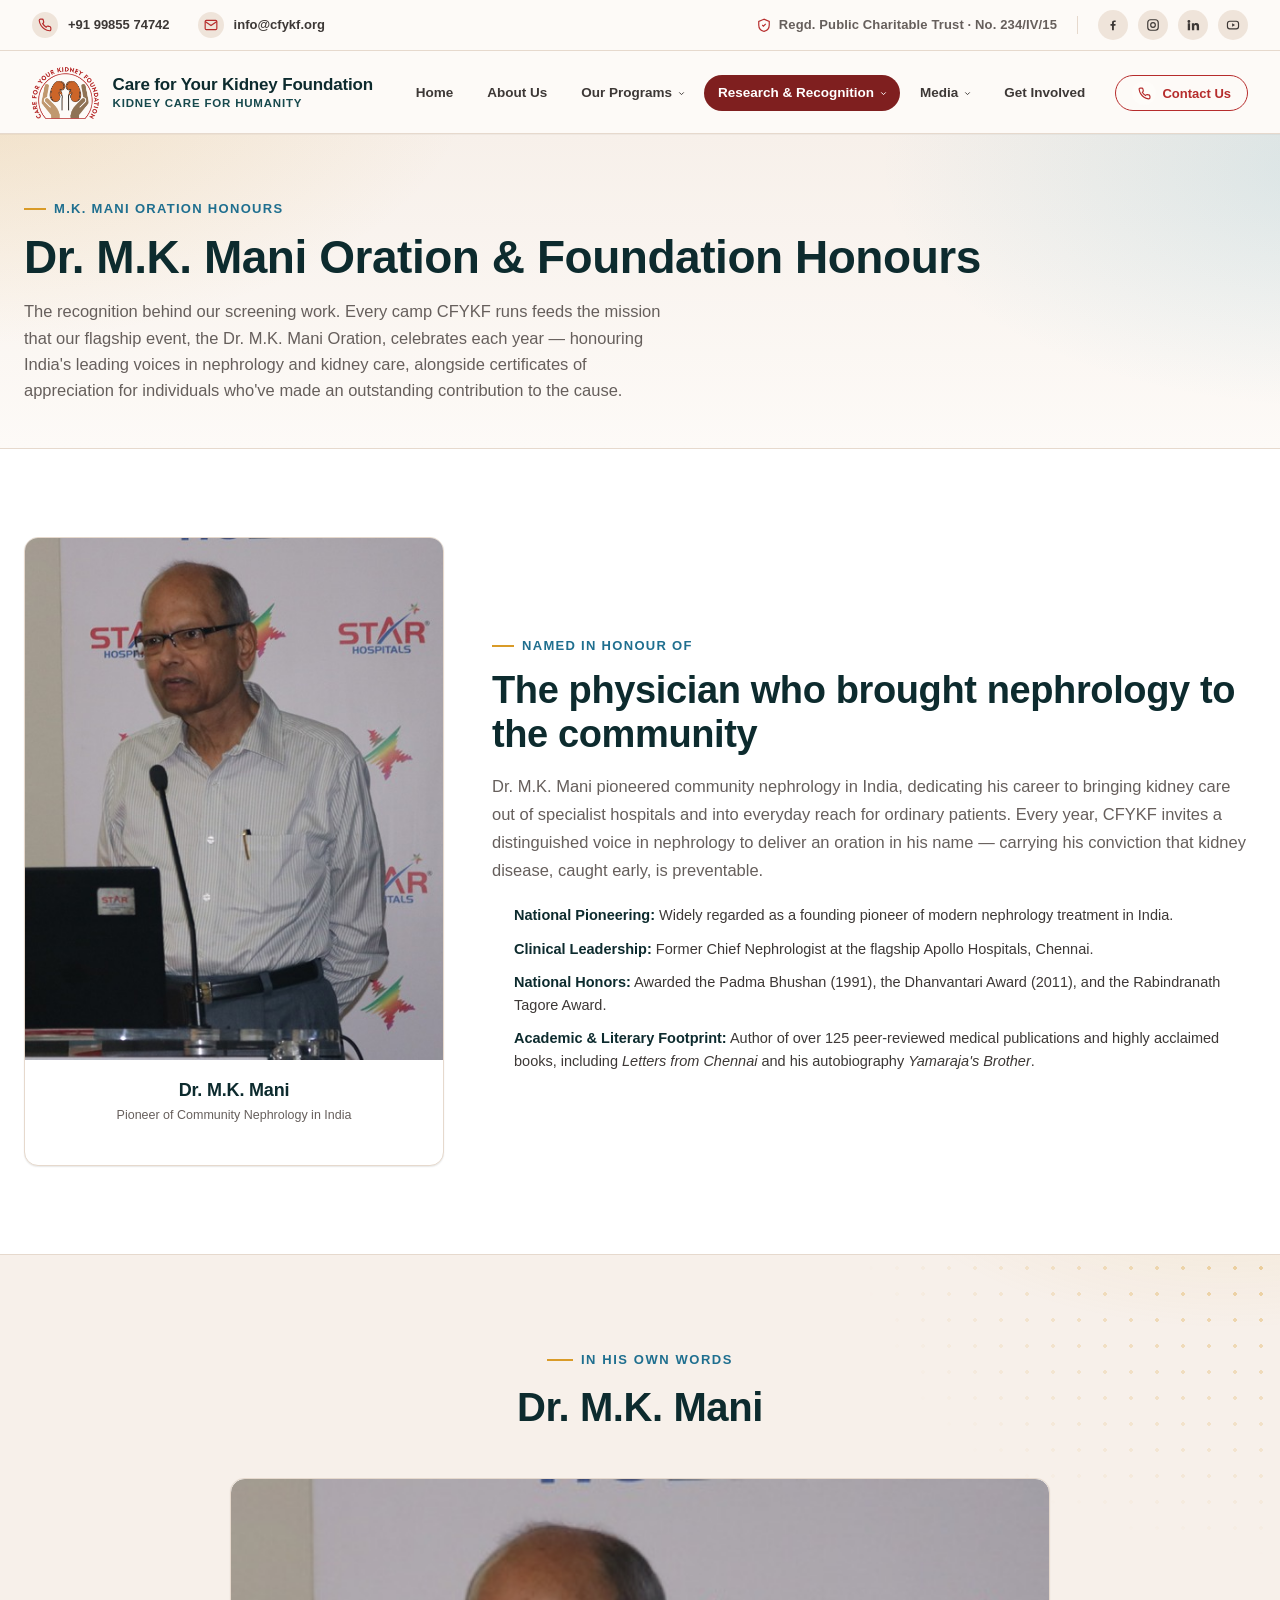
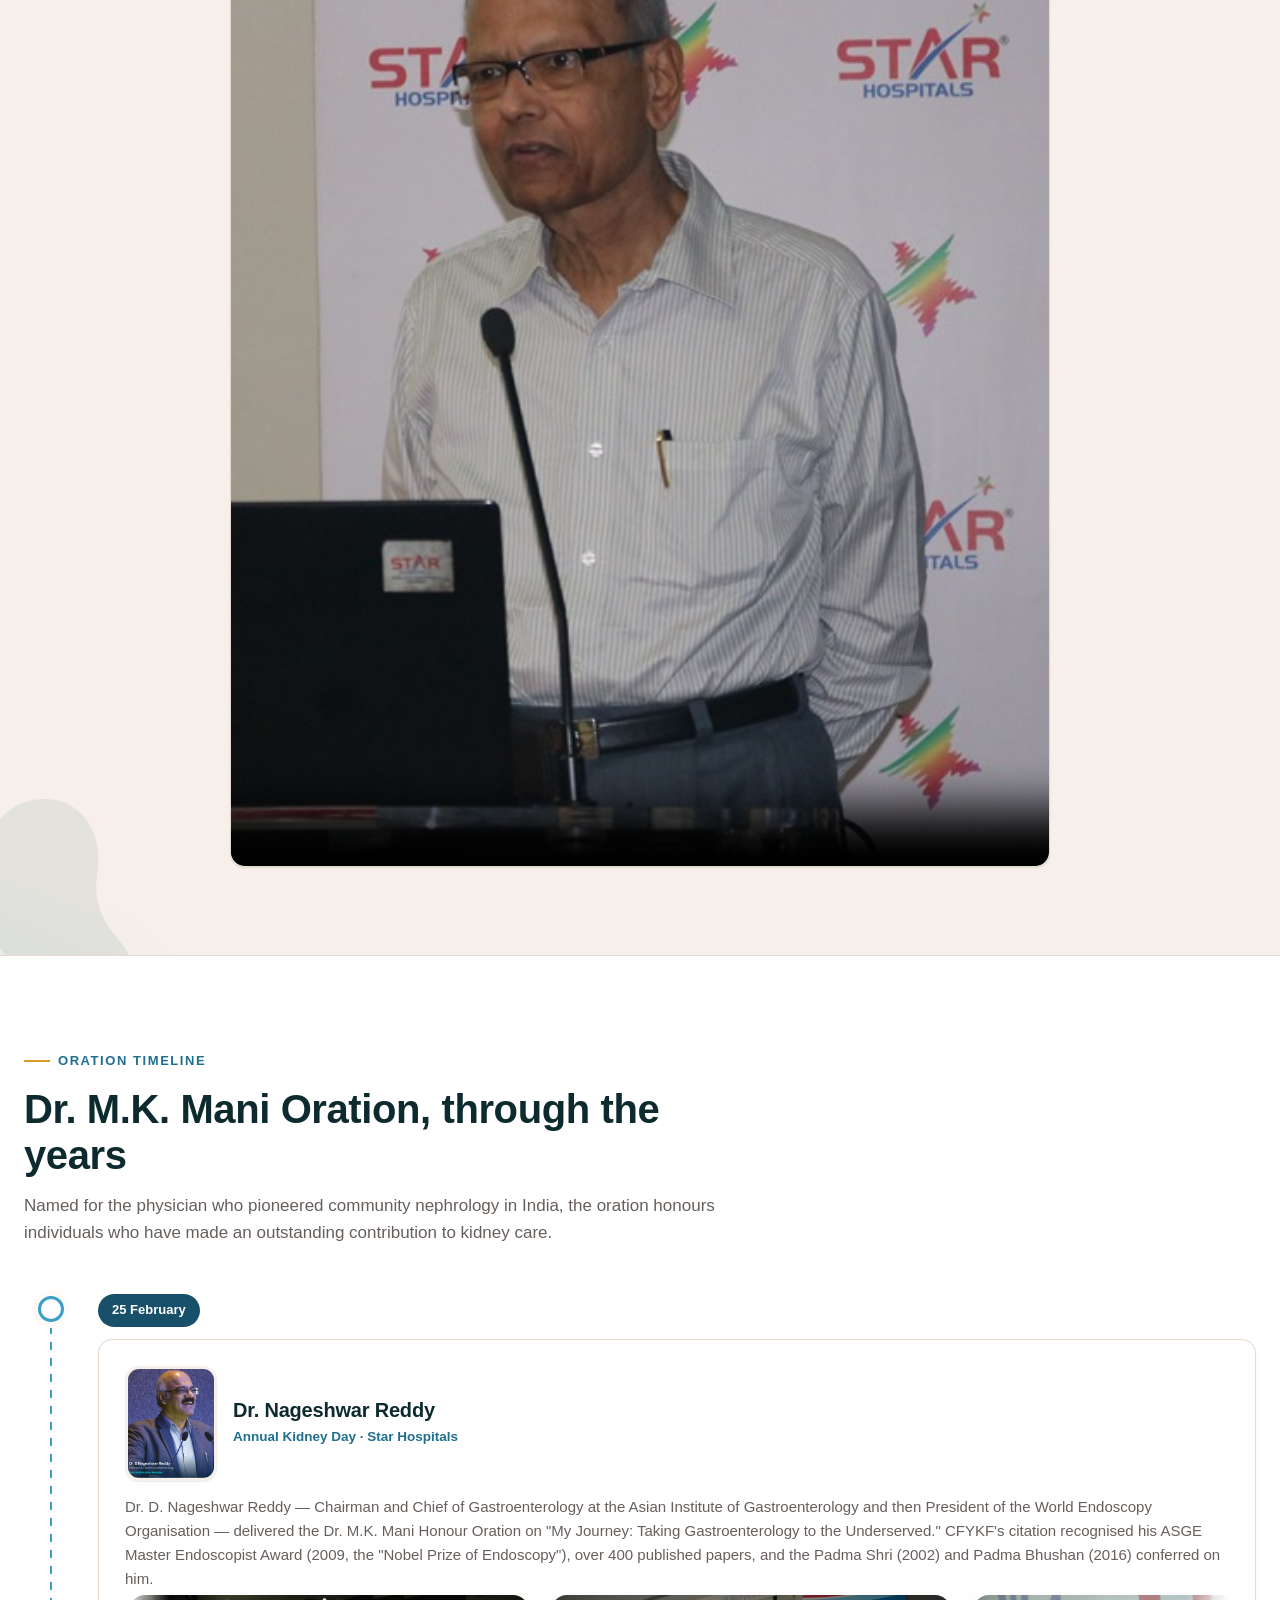
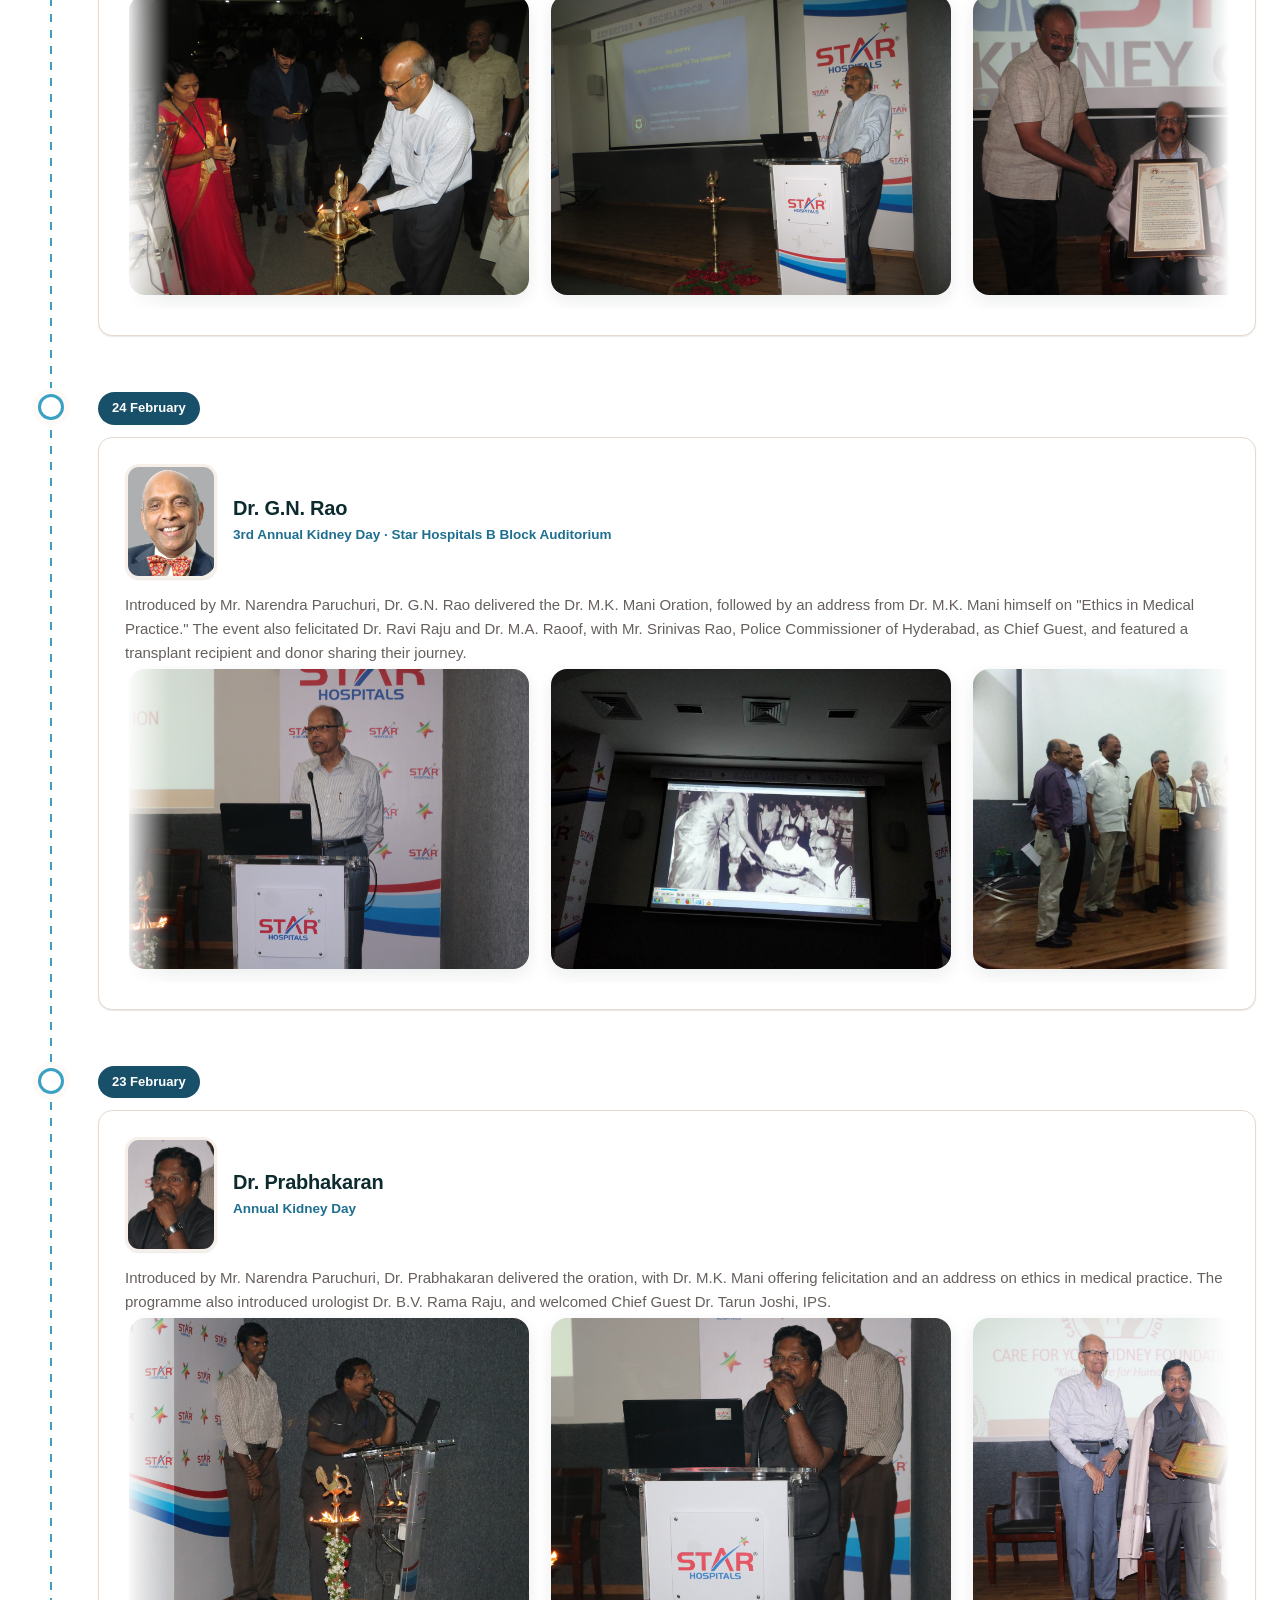
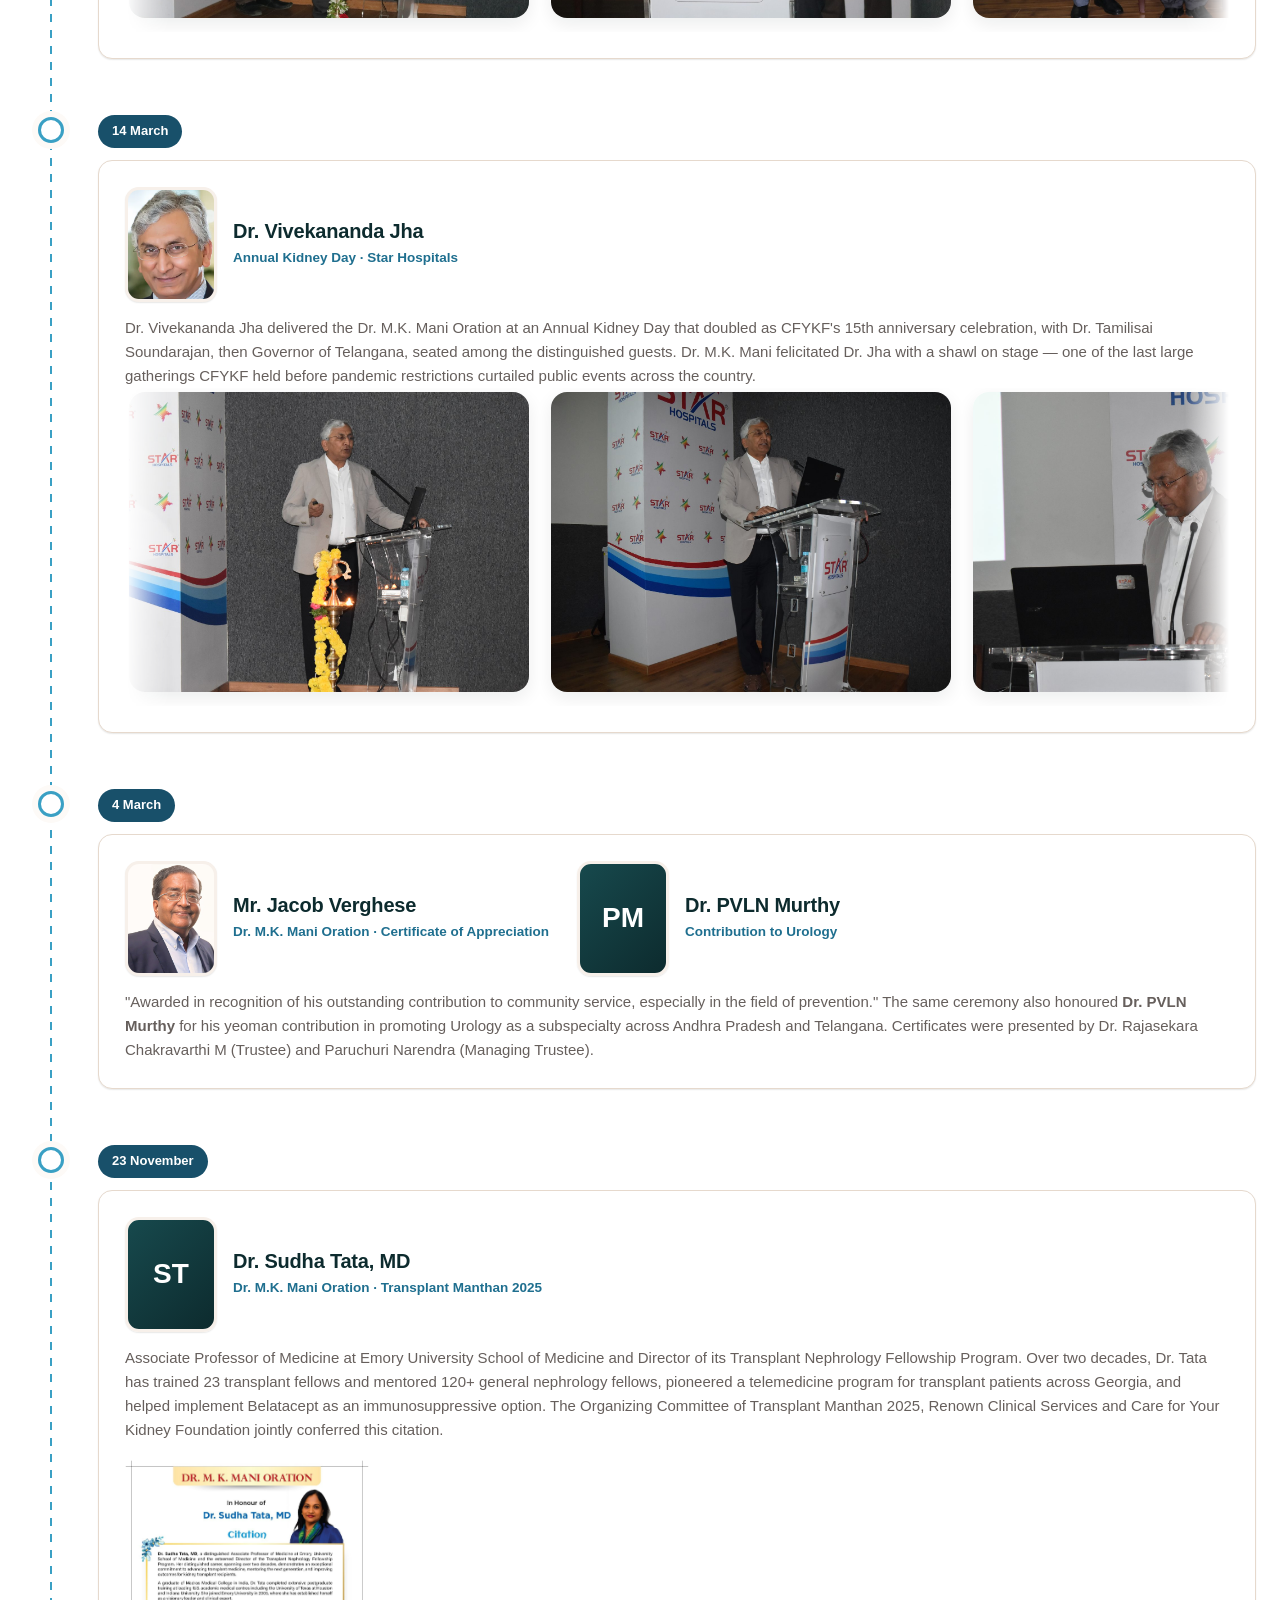
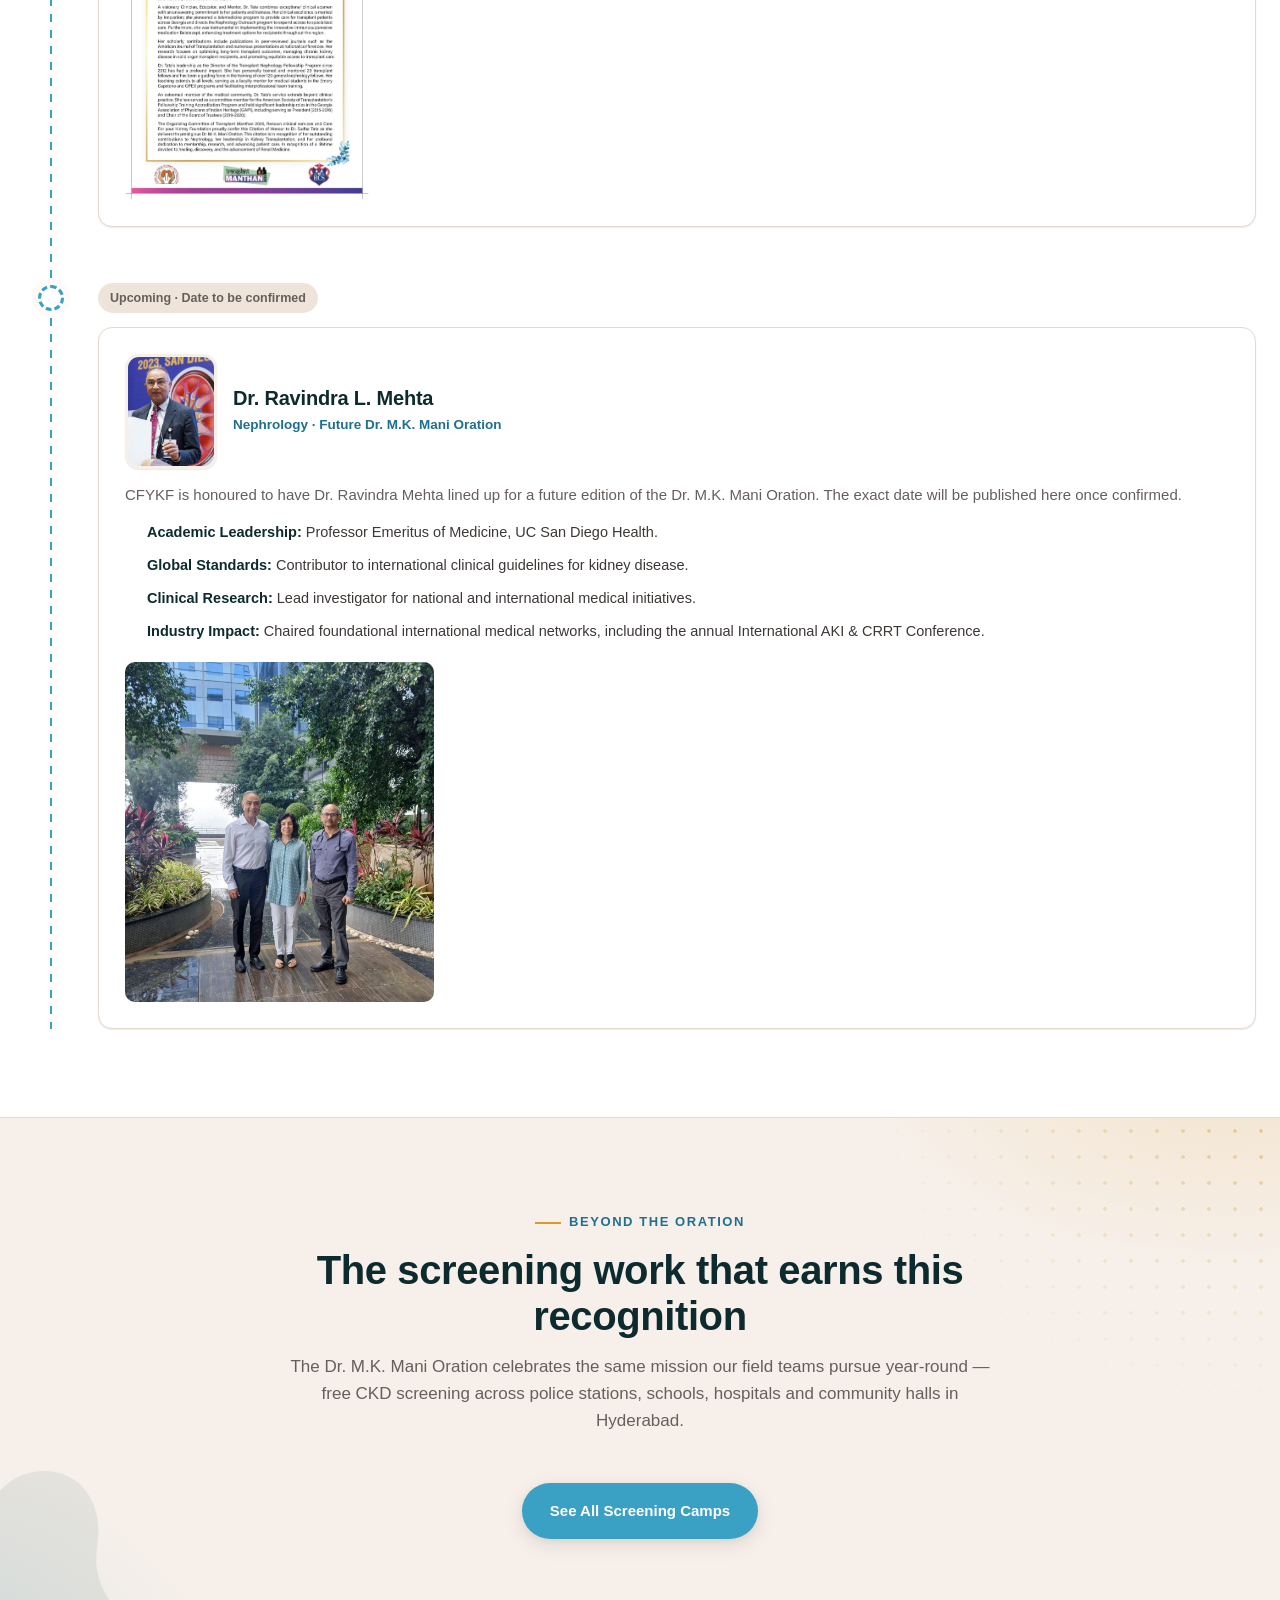
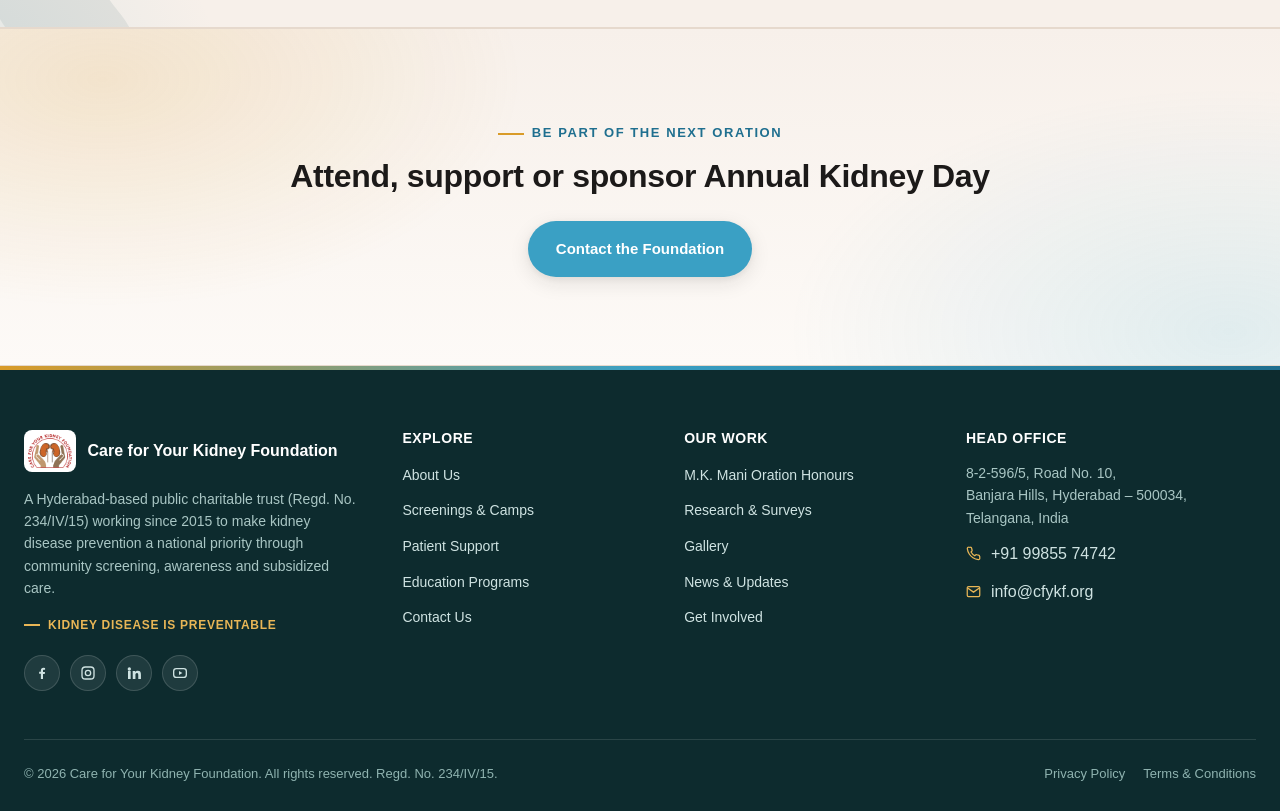
<file: honour-oration.html>
<!doctype html>
<html lang="en">
<head>
<meta charset="UTF-8">
<meta name="viewport" content="width=device-width, initial-scale=1.0">
<title>M.K. Mani Oration Honours | Care for Your Kidney Foundation</title>
<meta name="description" content="M.K. Mani Oration Honours at CFYKF — the Dr. M.K. Mani Oration and other recognitions for India's leading voices in nephrology and kidney care.">
<link rel="canonical" href="https://cfykf.org/honour-oration.html">
<meta name="robots" content="index, follow">
<meta name="theme-color" content="#0d2b2e">
<meta property="og:type" content="website">
<meta property="og:site_name" content="Care for Your Kidney Foundation">
<meta property="og:title" content="M.K. Mani Oration Honours | Care for Your Kidney Foundation">
<meta property="og:description" content="M.K. Mani Oration Honours at CFYKF — the Dr. M.K. Mani Oration and other recognitions for India's leading voices in nephrology and kidney care.">
<meta property="og:url" content="https://cfykf.org/honour-oration.html">
<meta property="og:image" content="https://cfykf.org/assets/images/shared/logo.png">
<meta property="og:locale" content="en_IN">
<meta name="twitter:card" content="summary_large_image">
<meta name="twitter:title" content="M.K. Mani Oration Honours | Care for Your Kidney Foundation">
<meta name="twitter:description" content="M.K. Mani Oration Honours at CFYKF — the Dr. M.K. Mani Oration and other recognitions for India's leading voices in nephrology and kidney care.">
<meta name="twitter:image" content="https://cfykf.org/assets/images/shared/logo.png">
<link rel="apple-touch-icon" href="assets/images/shared/logo.png">
<link rel="icon" href="assets/images/shared/logo.png">
<link rel="stylesheet" href="css/styles.css">
<script type="application/ld+json">
{
  "@context": "https://schema.org",
  "@type": "NGO",
  "@id": "https://cfykf.org/#organization",
  "name": "Care for Your Kidney Foundation",
  "alternateName": "CFYKF",
  "url": "https://cfykf.org/",
  "logo": "https://cfykf.org/assets/images/shared/logo.png",
  "image": "https://cfykf.org/assets/images/shared/logo.png",
  "description": "Care for Your Kidney Foundation (CFYKF) is a Hyderabad-based charitable trust working since 2015 to prevent kidney disease through community screening, awareness and subsidized treatment.",
  "disambiguatingDescription": "An independent Hyderabad, India-based kidney disease charity (Regd. Public Charitable Trust No. 234/IV/15) — not affiliated with the U.S. National Kidney Foundation.",
  "foundingDate": "2015",
  "email": "info@cfykf.org",
  "telephone": "+91-99855-74742",
  "slogan": "Kidney Disease is Preventable",
  "address": {
    "@type": "PostalAddress",
    "streetAddress": "8-2-596/5, Road No. 10, Banjara Hills",
    "addressLocality": "Hyderabad",
    "addressRegion": "Telangana",
    "postalCode": "500034",
    "addressCountry": "IN"
  },
  "areaServed": {
    "@type": "City",
    "name": "Hyderabad"
  }
}
</script>
<script type="application/ld+json">
{
  "@context": "https://schema.org",
  "@type": "BreadcrumbList",
  "itemListElement": [
    {
      "@type": "ListItem",
      "position": 1,
      "name": "Home",
      "item": "https://cfykf.org/"
    },
    {
      "@type": "ListItem",
      "position": 2,
      "name": "Research & Recognition"
    },
    {
      "@type": "ListItem",
      "position": 3,
      "name": "M.K. Mani Oration Honours"
    }
  ]
}
</script>
</head>
<body>

<div class="header-topbar">
  <div class="topbar-wrap">
    <div class="htb-contacts">
      <a href="tel:+919985574742"><span class="htb-ic"><svg viewBox="0 0 24 24" fill="none" stroke="currentColor" stroke-width="2"><path d="M22 16.9v3a2 2 0 0 1-2.2 2 19.8 19.8 0 0 1-8.6-3.1 19.5 19.5 0 0 1-6-6 19.8 19.8 0 0 1-3.1-8.6A2 2 0 0 1 4.1 2h3a2 2 0 0 1 2 1.7c.1.9.3 1.8.6 2.7a2 2 0 0 1-.5 2.1L8 9.7a16 16 0 0 0 6 6l1.2-1.2a2 2 0 0 1 2.1-.5c.9.3 1.8.5 2.7.6a2 2 0 0 1 1.7 2Z"/></svg></span><span>+91 99855 74742</span></a>
      <a href="mailto:info@cfykf.org"><span class="htb-ic"><svg viewBox="0 0 24 24" fill="none" stroke="currentColor" stroke-width="2"><rect x="2" y="4" width="20" height="16" rx="2"/><path d="m22 6-10 7L2 6"/></svg></span><span>info@cfykf.org</span></a>
    </div>
    <div class="htb-right">
      <span class="htb-badge"><svg viewBox="0 0 24 24" fill="none" stroke="currentColor" stroke-width="2"><path d="M12 2 3 6v6c0 5.5 3.8 9.7 9 11 5.2-1.3 9-5.5 9-11V6l-9-4Z"/><path d="m9 12 2 2 4-4"/></svg>Regd. Public Charitable Trust · No. 234/IV/15</span>
      <div class="htb-divider"></div>
      <div class="htb-social">
        <a href="#" aria-label="Facebook"><svg viewBox="0 0 24 24" fill="currentColor"><path d="M13.5 21v-7.6h2.6l.4-3h-3v-1.9c0-.87.24-1.46 1.5-1.46h1.6V4.35A21 21 0 0 0 14 4.2c-2.2 0-3.7 1.34-3.7 3.8v2.1H7.7v3h2.6V21h3.2Z"/></svg></a>
        <a href="#" aria-label="Instagram"><svg viewBox="0 0 24 24" fill="none" stroke="currentColor" stroke-width="2"><rect x="3" y="3" width="18" height="18" rx="5"/><circle cx="12" cy="12" r="4"/><path d="M17.5 6.5h.01"/></svg></a>
        <a href="#" aria-label="LinkedIn"><svg viewBox="0 0 24 24" fill="currentColor"><path d="M4.98 3.5a2.5 2.5 0 1 0 0 5 2.5 2.5 0 0 0 0-5ZM3 9h4v12H3zM10 9h3.8v1.7h.05c.53-1 1.83-2 3.77-2 4.03 0 4.78 2.5 4.78 5.8V21h-4v-5.9c0-1.4 0-3.2-1.97-3.2s-2.27 1.5-2.27 3.1V21h-4z"/></svg></a>
        <a href="#" aria-label="YouTube"><svg viewBox="0 0 24 24" fill="none" stroke="currentColor" stroke-width="2"><rect x="2.5" y="5.5" width="19" height="13" rx="4"/><path d="m10.5 9 5 3-5 3Z" fill="currentColor" stroke="none"/></svg></a>
      </div>
    </div>
  </div>
</div>

<header class="site-header">
  <div class="nav-wrap">
    <a href="index.html" class="brand">
      <img src="assets/images/shared/logo.png" alt="Care for Your Kidney Foundation logo">
      <div class="brand-text"><strong class="brand-full">Care for Your Kidney Foundation</strong><strong class="brand-short">CFYKF</strong><span>Kidney Care for Humanity</span></div>
    </a>
    <div class="nav-menu">
      <nav class="nav-links">
        <a href="index.html"><svg class="nl-ic" viewBox="0 0 24 24" fill="none" stroke="currentColor" stroke-width="2"><path d="M3 10.5 12 3l9 7.5"/><path d="M5 9.5V20a1 1 0 0 0 1 1h4v-6h4v6h4a1 1 0 0 0 1-1V9.5"/></svg>Home</a>
        <a href="about.html"><svg class="nl-ic" viewBox="0 0 24 24" fill="none" stroke="currentColor" stroke-width="2"><circle cx="12" cy="8" r="4"/><path d="M4 21c0-4.4 3.6-8 8-8s8 3.6 8 8"/></svg>About Us</a>
        <div class="nav-dropdown">
          <button type="button" class="nav-dropdown-trigger" aria-haspopup="true" aria-expanded="false"><svg class="nl-ic" viewBox="0 0 24 24" fill="none" stroke="currentColor" stroke-width="2"><path d="M20.8 4.6a5.5 5.5 0 0 0-7.8 0L12 5.6l-1-1a5.5 5.5 0 0 0-7.8 7.8l1 1L12 21l7.8-7.6 1-1a5.5 5.5 0 0 0 0-7.8Z"/></svg>Our Programs<svg class="nav-dropdown-caret" viewBox="0 0 24 24" fill="none" stroke="currentColor" stroke-width="2.5"><path d="m6 9 6 6 6-6"/></svg></button>
          <div class="nav-dropdown-menu">
            <a href="screenings.html"><svg class="nl-ic" viewBox="0 0 24 24" fill="none" stroke="currentColor" stroke-width="2"><path d="M20.8 4.6a5.5 5.5 0 0 0-7.8 0L12 5.6l-1-1a5.5 5.5 0 0 0-7.8 7.8l1 1L12 21l7.8-7.6 1-1a5.5 5.5 0 0 0 0-7.8Z"/></svg>Screenings &amp; Camps</a>
            <a href="patient-support.html"><svg class="nl-ic" viewBox="0 0 24 24" fill="none" stroke="currentColor" stroke-width="2"><path d="M12 21s-7-4.5-9.5-9A5.5 5.5 0 0 1 12 6a5.5 5.5 0 0 1 9.5 6c-2.5 4.5-9.5 9-9.5 9Z"/></svg>Patient Support</a>
            <a href="education-programs.html"><svg class="nl-ic" viewBox="0 0 24 24" fill="none" stroke="currentColor" stroke-width="2"><path d="M14 2H6a2 2 0 0 0-2 2v16a2 2 0 0 0 2 2h12a2 2 0 0 0 2-2V8z"/><path d="M14 2v6h6M9 13h6M9 17h6"/></svg>Education Programs</a>
          </div>
        </div>
        <div class="nav-dropdown">
          <button type="button" class="nav-dropdown-trigger active" aria-haspopup="true" aria-expanded="false"><svg class="nl-ic" viewBox="0 0 24 24" fill="none" stroke="currentColor" stroke-width="2"><path d="M3 3v18h18M7 15l4-6 4 3 4-8"/></svg>Research &amp; Recognition<svg class="nav-dropdown-caret" viewBox="0 0 24 24" fill="none" stroke="currentColor" stroke-width="2.5"><path d="m6 9 6 6 6-6"/></svg></button>
          <div class="nav-dropdown-menu">
            <a href="research-surveys.html"><svg class="nl-ic" viewBox="0 0 24 24" fill="none" stroke="currentColor" stroke-width="2"><path d="M3 3v18h18M7 15l4-6 4 3 4-8"/></svg>Research &amp; Surveys</a>
            <a href="honour-oration.html" class="active"><svg class="nl-ic" viewBox="0 0 24 24" fill="none" stroke="currentColor" stroke-width="2"><circle cx="12" cy="8" r="6"/><path d="M8.5 13.5 7 22l5-3 5 3-1.5-8.5"/></svg>M.K. Mani Oration Honours</a>
          </div>
        </div>
        <div class="nav-dropdown">
          <button type="button" class="nav-dropdown-trigger" aria-haspopup="true" aria-expanded="false"><svg class="nl-ic" viewBox="0 0 24 24" fill="none" stroke="currentColor" stroke-width="2"><rect x="3" y="3" width="18" height="18" rx="2"/><circle cx="8.5" cy="8.5" r="1.5"/><path d="M21 15l-5-5L5 21"/></svg>Media<svg class="nav-dropdown-caret" viewBox="0 0 24 24" fill="none" stroke="currentColor" stroke-width="2.5"><path d="m6 9 6 6 6-6"/></svg></button>
          <div class="nav-dropdown-menu">
            <a href="gallery.html"><svg class="nl-ic" viewBox="0 0 24 24" fill="none" stroke="currentColor" stroke-width="2"><rect x="3" y="3" width="18" height="18" rx="2"/><circle cx="8.5" cy="8.5" r="1.5"/><path d="M21 15l-5-5L5 21"/></svg>Gallery</a>
            <a href="news-updates.html"><svg class="nl-ic" viewBox="0 0 24 24" fill="none" stroke="currentColor" stroke-width="2"><rect x="3" y="4.5" width="18" height="17" rx="2"/><path d="M16 2.5v4M8 2.5v4M3 10h18"/></svg>News &amp; Updates</a>
          </div>
        </div>
        <a href="get-involved.html"><svg class="nl-ic" viewBox="0 0 24 24" fill="none" stroke="currentColor" stroke-width="2"><path d="M17 21v-2a4 4 0 0 0-4-4H5a4 4 0 0 0-4 4v2"/><circle cx="9" cy="7" r="4"/><path d="M23 21v-2a4 4 0 0 0-3-3.87M16 3.13a4 4 0 0 1 0 7.75"/></svg>Get Involved</a>
      <a href="contact.html" class="nav-contact-link"><svg class="nl-ic" viewBox="0 0 24 24" fill="none" stroke="currentColor" stroke-width="2"><path d="M22 16.9v3a2 2 0 0 1-2.2 2 19.8 19.8 0 0 1-8.6-3.1 19.5 19.5 0 0 1-6-6 19.8 19.8 0 0 1-3.1-8.6A2 2 0 0 1 4.1 2h3a2 2 0 0 1 2 1.7c.1.9.3 1.8.6 2.7a2 2 0 0 1-.5 2.1L8 9.7a16 16 0 0 0 6 6l1.2-1.2a2 2 0 0 1 2.1-.5c.9.3 1.8.5 2.7.6a2 2 0 0 1 1.7 2Z"/></svg>Contact Us</a>

        <div class="nav-links-contact">
          <a href="tel:+919985574742" class="nlc-item">
            <span class="nlc-ic"><svg viewBox="0 0 24 24" fill="none" stroke="currentColor" stroke-width="2"><path d="M22 16.9v3a2 2 0 0 1-2.2 2 19.8 19.8 0 0 1-8.6-3.1 19.5 19.5 0 0 1-6-6 19.8 19.8 0 0 1-3.1-8.6A2 2 0 0 1 4.1 2h3a2 2 0 0 1 2 1.7c.1.9.3 1.8.6 2.7a2 2 0 0 1-.5 2.1L8 9.7a16 16 0 0 0 6 6l1.2-1.2a2 2 0 0 1 2.1-.5c.9.3 1.8.5 2.7.6a2 2 0 0 1 1.7 2Z"/></svg></span>
            <div><b>Call Us</b><span>+91 99855 74742</span></div>
          </a>
          <a href="mailto:info@cfykf.org" class="nlc-item">
            <span class="nlc-ic"><svg viewBox="0 0 24 24" fill="none" stroke="currentColor" stroke-width="2"><rect x="2" y="4" width="20" height="16" rx="2"/><path d="m22 6-10 7L2 6"/></svg></span>
            <div><b>Email Us</b><span>info@cfykf.org</span></div>
          </a>
        </div>
      </nav>
      <div class="nav-cta">
        <a href="contact.html" class="btn btn-outline nav-contact-btn"><span class="btn-ic"><svg viewBox="0 0 24 24" fill="none" stroke="currentColor" stroke-width="2.2"><path d="M22 16.9v3a2 2 0 0 1-2.2 2 19.8 19.8 0 0 1-8.6-3.1 19.5 19.5 0 0 1-6-6 19.8 19.8 0 0 1-3.1-8.6A2 2 0 0 1 4.1 2h3a2 2 0 0 1 2 1.7c.1.9.3 1.8.6 2.7a2 2 0 0 1-.5 2.1L8 9.7a16 16 0 0 0 6 6l1.2-1.2a2 2 0 0 1 2.1-.5c.9.3 1.8.5 2.7.6a2 2 0 0 1 1.7 2Z"/></svg></span>Contact Us</a>
        <button class="nav-toggle" aria-label="Menu" aria-expanded="false"><span></span><span></span><span></span></button>
      </div>
    </div>
  </div>
</header>

<section class="page-hero">
  <div class="container reveal">
    <div class="crumb">M.K. Mani Oration Honours</div>
    <h1>Dr. M.K. Mani Oration &amp; Foundation Honours</h1>
    <p>The recognition behind our screening work. Every camp CFYKF runs feeds the mission that our flagship event, the Dr. M.K. Mani Oration, celebrates each year — honouring India's leading voices in nephrology and kidney care, alongside certificates of appreciation for individuals who've made an outstanding contribution to the cause.</p>
  </div>
</section>

<section class="bg-paper">
  <div class="container">
    <div class="of-founder-grid reveal">
      <div class="of-photo-card">
        <div class="of-photo"><img src="assets/images/about_team/MK_Mani.png" alt="Dr. M.K. Mani" style="object-position:center 15%;"></div>
        <div class="of-photo-body">
          <h4>Dr. M.K. Mani</h4>
          <span class="of-meta">Pioneer of Community Nephrology in India</span>
        </div>
      </div>
      <div>
        <div class="crumb">Named In Honour Of</div>
        <h2 style="font-size:clamp(26px,3.4vw,38px);color:var(--teal-900);">The physician who brought nephrology to the community</h2>
        <p style="margin-top:16px;font-size:16.5px;line-height:1.7;color:var(--ink-500);">Dr. M.K. Mani pioneered community nephrology in India, dedicating his career to bringing kidney care out of specialist hospitals and into everyday reach for ordinary patients. Every year, CFYKF invites a distinguished voice in nephrology to deliver an oration in his name — carrying his conviction that kidney disease, caught early, is preventable.</p>
        <ul class="tc-list" style="margin-top:20px;padding-left:20px;">
          <li><strong>National Pioneering:</strong> Widely regarded as a founding pioneer of modern nephrology treatment in India.</li>
          <li><strong>Clinical Leadership:</strong> Former Chief Nephrologist at the flagship Apollo Hospitals, Chennai.</li>
          <li><strong>National Honors:</strong> Awarded the Padma Bhushan (1991), the Dhanvantari Award (2011), and the Rabindranath Tagore Award.</li>
          <li><strong>Academic &amp; Literary Footprint:</strong> Author of over 125 peer-reviewed medical publications and highly acclaimed books, including <em>Letters from Chennai</em> and his autobiography <em>Yamaraja's Brother</em>.</li>
        </ul>
      </div>
    </div>
  </div>
</section>

<section class="bg-tint">
  <div class="container">
    <div class="section-head center reveal">
      <div class="eyebrow" style="justify-content:center;">In His Own Words</div>
      <h2>Dr. M.K. Mani</h2>
    </div>
    <div class="photo-card reveal" style="overflow:hidden;max-width:820px;margin:0 auto;">
      <video controls preload="metadata" poster="assets/images/about_team/MK_Mani.png" style="width:100%;display:block;border-radius:var(--radius-md);">
        <source src="assets/video/MK_Mani_Video.mp4" type="video/mp4">
      </video>
    </div>
  </div>
</section>

<section class="bg-paper" id="oration-timeline">
  <div class="container">
    <div class="section-head reveal">
      <div class="eyebrow">Oration Timeline</div>
      <h2>Dr. M.K. Mani Oration, through the years</h2>
      <p>Named for the physician who pioneered community nephrology in India, the oration honours individuals who have made an outstanding contribution to kidney care.</p>
    </div>

    <div class="timeline reveal">

      <div class="tl-item">
        <div class="tl-dot"></div>
        <div class="tl-year">25 February</div>
        <div class="tl-card">
          <div class="tl-person-group">
            <div class="tl-person">
              <span class="tl-avatar"><img src="assets/images/honour-oration_timeline-2017/Nageshwar_reddy.png" alt="Dr. Nageshwar Reddy"></span>
              <div>
                <h3>Dr. Nageshwar Reddy</h3>
                <div class="role">Annual Kidney Day · Star Hospitals</div>
              </div>
            </div>
          </div>
          <p>Dr. D. Nageshwar Reddy &mdash; Chairman and Chief of Gastroenterology at the Asian Institute of Gastroenterology and then President of the World Endoscopy Organisation &mdash; delivered the Dr. M.K. Mani Honour Oration on "My Journey: Taking Gastroenterology to the Underserved." CFYKF's citation recognised his ASGE Master Endoscopist Award (2009, the "Nobel Prize of Endoscopy"), over 400 published papers, and the Padma Shri (2002) and Padma Bhushan (2016) conferred on him.</p>
          <div class="camp-gallery">
            <div class="gallery-slider" data-slider>
              <div class="gallery-track">
                <a href="assets/images/honour-oration_timeline-2017/event-2017-reddy-lamp.jpg" data-lightbox><img src="assets/images/honour-oration_timeline-2017/event-2017-reddy-lamp.jpg" alt="Lamp lighting ceremony, Annual Kidney Day 2017"></a>
                <a href="assets/images/honour-oration_timeline-2017/event-2017-reddy-podium.jpg" data-lightbox><img src="assets/images/honour-oration_timeline-2017/event-2017-reddy-podium.jpg" alt="Dr. Nageshwar Reddy delivering the Dr. M.K. Mani Oration, Annual Kidney Day 2017"></a>
                <!-- <a href="assets/images/honour-oration_timeline-2017/event-2017-reddy-podium2.jpg" data-lightbox><img src="assets/images/honour-oration_timeline-2017/event-2017-reddy-podium2.jpg" alt="Dr. Nageshwar Reddy at the podium, Annual Kidney Day 2017"></a> -->
                <a href="assets/images/honour-oration_timeline-2017/event-2017-reddy-citation.jpg" data-lightbox><img src="assets/images/honour-oration_timeline-2017/event-2017-reddy-citation.jpg" alt="Citation of Appreciation presented to Dr. Nageshwar Reddy, Annual Kidney Day 2017"></a>
                <a href="assets/images/honour-oration_timeline-2017/event-2017-reddy-memento.jpg" data-lightbox><img src="assets/images/honour-oration_timeline-2017/event-2017-reddy-memento.jpg" alt="Memento presentation, Annual Kidney Day 2017"></a>
                <a href="assets/images/honour-oration_timeline-2017/event-2017-reddy-audience.jpg" data-lightbox><img src="assets/images/honour-oration_timeline-2017/event-2017-reddy-audience.jpg" alt="Audience at the Dr. M.K. Mani Oration, Annual Kidney Day 2017"></a>
                <a href="assets/images/honour-oration_timeline-2017/event-2017-reddy-audience2.jpg" data-lightbox><img src="assets/images/honour-oration_timeline-2017/event-2017-reddy-audience2.jpg" alt="Audience at the Dr. M.K. Mani Oration, Annual Kidney Day 2017"></a>
              </div>
            </div>
          </div>
        </div>
      </div>

      <div class="tl-item">
        <div class="tl-dot"></div>
        <div class="tl-year">24 February</div>
        <div class="tl-card">
          <div class="tl-person-group">
            <div class="tl-person">
              <span class="tl-avatar"><img src="assets/images/honour-oration_timeline-2018/Dr-Gullapalli-N-Rao.png" alt="Dr. G.N. Rao"></span>
              <div>
                <h3>Dr. G.N. Rao</h3>
                <div class="role">3rd Annual Kidney Day · Star Hospitals B Block Auditorium</div>
              </div>
            </div>
          </div>
          <p>Introduced by Mr. Narendra Paruchuri, Dr. G.N. Rao delivered the Dr. M.K. Mani Oration, followed by an address from Dr. M.K. Mani himself on "Ethics in Medical Practice." The event also felicitated Dr. Ravi Raju and Dr. M.A. Raoof, with Mr. Srinivas Rao, Police Commissioner of Hyderabad, as Chief Guest, and featured a transplant recipient and donor sharing their journey.</p>
          <div class="camp-gallery">
            <div class="gallery-slider" data-slider>
              <div class="gallery-track">
                <a href="assets/images/honour-oration_timeline-2018/event-2018-podium.jpg" data-lightbox><img src="assets/images/honour-oration_timeline-2018/event-2018-podium.jpg" alt="Dr. M.K. Mani addressing the audience on Ethics in Medical Practice, Annual Kidney Day 2018"></a>
                <a href="assets/images/honour-oration_timeline-2018/event-2018-lamp.jpg" data-lightbox><img src="assets/images/honour-oration_timeline-2018/event-2018-lamp.jpg" alt="Lamp lighting ceremony, Annual Kidney Day 2018"></a>
                <a href="assets/images/honour-oration_timeline-2018/event-2018-felicitation.jpg" data-lightbox><img src="assets/images/honour-oration_timeline-2018/event-2018-felicitation.jpg" alt="Felicitation ceremony, Annual Kidney Day 2018"></a>
              </div>
            </div>
          </div>
        </div>
      </div>

      <div class="tl-item">
        <div class="tl-dot"></div>
        <div class="tl-year">23 February</div>
        <div class="tl-card">
          <div class="tl-person-group">
            <div class="tl-person">
              <span class="tl-avatar"><img src="assets/images/honour-oration_timeline-2019/Dr-Prabhakaran.jpg" alt="Dr. Prabhakaran"></span>
              <div>
                <h3>Dr. Prabhakaran</h3>
                <div class="role">Annual Kidney Day</div>
              </div>
            </div>
          </div>
          <p>Introduced by Mr. Narendra Paruchuri, Dr. Prabhakaran delivered the oration, with Dr. M.K. Mani offering felicitation and an address on ethics in medical practice. The programme also introduced urologist Dr. B.V. Rama Raju, and welcomed Chief Guest Dr. Tarun Joshi, IPS.</p>
          <div class="camp-gallery">
            <div class="gallery-slider" data-slider>
              <div class="gallery-track">
                <a href="assets/images/honour-oration_timeline-2019/event-2019-prabhakaran-podium2.jpg" data-lightbox><img src="assets/images/honour-oration_timeline-2019/event-2019-prabhakaran-podium2.jpg" alt="Dr. Prabhakaran at the podium, Annual Kidney Day 2019"></a>
                <a href="assets/images/honour-oration_timeline-2019/event-2019-prabhakaran-podium.jpg" data-lightbox><img src="assets/images/honour-oration_timeline-2019/event-2019-prabhakaran-podium.jpg" alt="Dr. Prabhakaran delivering the oration, Annual Kidney Day 2019"></a>
                <a href="assets/images/honour-oration_timeline-2019/event-2019-prabhakaran-felicitation.jpg" data-lightbox><img src="assets/images/honour-oration_timeline-2019/event-2019-prabhakaran-felicitation.jpg" alt="Dr. M.K. Mani felicitating Dr. Prabhakaran, Annual Kidney Day 2019"></a>
                <a href="assets/images/honour-oration_timeline-2019/event-2019-prabhakaran-audience.jpg" data-lightbox><img src="assets/images/honour-oration_timeline-2019/event-2019-prabhakaran-audience.jpg" alt="Audience at the Dr. M.K. Mani Oration, Annual Kidney Day 2019"></a>
                <a href="assets/images/honour-oration_timeline-2019/event-2019-prabhakaran-audience2.jpg" data-lightbox><img src="assets/images/honour-oration_timeline-2019/event-2019-prabhakaran-audience2.jpg" alt="Audience at the Dr. M.K. Mani Oration, Annual Kidney Day 2019"></a>
                <a href="assets/images/honour-oration_timeline-2019/event-2019-prabhakaran-audience3.jpg" data-lightbox><img src="assets/images/honour-oration_timeline-2019/event-2019-prabhakaran-audience3.jpg" alt="Audience at the Dr. M.K. Mani Oration, Annual Kidney Day 2019"></a>
                <a href="assets/images/honour-oration_timeline-2019/event-2019-prabhakaran-audience4.jpg" data-lightbox><img src="assets/images/honour-oration_timeline-2019/event-2019-prabhakaran-audience4.jpg" alt="Audience at the Dr. M.K. Mani Oration, Annual Kidney Day 2019"></a>
              </div>
            </div>
          </div>
        </div>
      </div>

      <div class="tl-item">
        <div class="tl-dot"></div>
        <div class="tl-year">14 March</div>
        <div class="tl-card">
          <div class="tl-person-group">
            <div class="tl-person">
              <span class="tl-avatar"><img src="assets/images/honour-oration_timeline-2020/Vivek-dp.jpg.webp" alt="Dr. Vivekananda Jha"></span>
              <div>
                <h3>Dr. Vivekananda Jha</h3>
                <div class="role">Annual Kidney Day · Star Hospitals</div>
              </div>
            </div>
          </div>
          <p>Dr. Vivekananda Jha delivered the Dr. M.K. Mani Oration at an Annual Kidney Day that doubled as CFYKF's 15th anniversary celebration, with Dr. Tamilisai Soundarajan, then Governor of Telangana, seated among the distinguished guests. Dr. M.K. Mani felicitated Dr. Jha with a shawl on stage &mdash; one of the last large gatherings CFYKF held before pandemic restrictions curtailed public events across the country.</p>
          <div class="camp-gallery">
            <div class="gallery-slider" data-slider>
              <div class="gallery-track">
                <a href="assets/images/honour-oration_timeline-2020/event-2020-jha-podium.jpg" data-lightbox><img src="assets/images/honour-oration_timeline-2020/event-2020-jha-podium.jpg" alt="Dr. Vivekananda Jha delivering the Dr. M.K. Mani Oration, Annual Kidney Day 2020"></a>
                <a href="assets/images/honour-oration_timeline-2020/event-2020-jha-podium2.jpg" data-lightbox><img src="assets/images/honour-oration_timeline-2020/event-2020-jha-podium2.jpg" alt="Dr. Vivekananda Jha at the podium, Annual Kidney Day 2020"></a>
                <a href="assets/images/honour-oration_timeline-2020/event-2020-jha-podium3.jpg" data-lightbox><img src="assets/images/honour-oration_timeline-2020/event-2020-jha-podium3.jpg" alt="Dr. Vivekananda Jha presenting, Annual Kidney Day 2020"></a>
                <a href="assets/images/honour-oration_timeline-2020/event-2020-jha-felicitation.jpg" data-lightbox><img src="assets/images/honour-oration_timeline-2020/event-2020-jha-felicitation.jpg" alt="Dr. M.K. Mani felicitating Dr. Vivekananda Jha at CFYKF's 15th anniversary, Annual Kidney Day 2020"></a>
                <a href="assets/images/honour-oration_timeline-2020/event-2020-jha-guests.jpg" data-lightbox><img src="assets/images/honour-oration_timeline-2020/event-2020-jha-guests.jpg" alt="Dr. Vivekananda Jha with Dr. Tamilisai Soundarajan and guests, Annual Kidney Day 2020"></a>
                <a href="assets/images/honour-oration_timeline-2020/event-2020-jha-vips.jpg" data-lightbox><img src="assets/images/honour-oration_timeline-2020/event-2020-jha-vips.jpg" alt="Dr. Tamilisai Soundarajan and Mr. Narendra Paruchuri in the front row, Annual Kidney Day 2020"></a>
                <a href="assets/images/honour-oration_timeline-2020/event-2020-jha-frontrow.jpg" data-lightbox><img src="assets/images/honour-oration_timeline-2020/event-2020-jha-frontrow.jpg" alt="Dr. M.K. Mani and guests in the front row, Annual Kidney Day 2020"></a>
                <a href="assets/images/honour-oration_timeline-2020/event-2020-jha-audience.jpg" data-lightbox><img src="assets/images/honour-oration_timeline-2020/event-2020-jha-audience.jpg" alt="Audience at the Dr. M.K. Mani Oration, Annual Kidney Day 2020"></a>
                <a href="assets/images/honour-oration_timeline-2020/event-2020-jha-audience2.jpg" data-lightbox><img src="assets/images/honour-oration_timeline-2020/event-2020-jha-audience2.jpg" alt="Audience at the Dr. M.K. Mani Oration, Annual Kidney Day 2020"></a>
              </div>
            </div>
          </div>
        </div>
      </div>

      <div class="tl-item">
        <div class="tl-dot"></div>
        <div class="tl-year">4 March</div>
        <div class="tl-card">
          <div class="tl-person-group">
            <div class="tl-person">
              <span class="tl-avatar"><img src="assets/images/about_team/Verghese_Jacob.png" alt="Mr. Jacob Verghese"></span>
              <div>
                <h3>Mr. Jacob Verghese</h3>
                <div class="role">Dr. M.K. Mani Oration · Certificate of Appreciation</div>
              </div>
            </div>
            <div class="tl-person">
              <span class="tl-avatar mono">PM</span>
              <div>
                <h3>Dr. PVLN Murthy</h3>
                <div class="role">Contribution to Urology</div>
              </div>
            </div>
          </div>
          <p>"Awarded in recognition of his outstanding contribution to community service, especially in the field of prevention." The same ceremony also honoured <strong>Dr. PVLN Murthy</strong> for his yeoman contribution in promoting Urology as a subspecialty across Andhra Pradesh and Telangana. Certificates were presented by Dr. Rajasekara Chakravarthi M (Trustee) and Paruchuri Narendra (Managing Trustee).</p>
        </div>
      </div>

      <div class="tl-item">
        <div class="tl-dot"></div>
        <div class="tl-year">23 November</div>
        <div class="tl-card">
          <div class="tl-person-group">
            <div class="tl-person">
              <span class="tl-avatar mono">ST</span>
              <div>
                <h3>Dr. Sudha Tata, MD</h3>
                <div class="role">Dr. M.K. Mani Oration · Transplant Manthan 2025</div>
              </div>
            </div>
          </div>
          <p>Associate Professor of Medicine at Emory University School of Medicine and Director of its Transplant Nephrology Fellowship Program. Over two decades, Dr. Tata has trained 23 transplant fellows and mentored 120+ general nephrology fellows, pioneered a telemedicine program for transplant patients across Georgia, and helped implement Belatacept as an immunosuppressive option. The Organizing Committee of Transplant Manthan 2025, Renown Clinical Services and Care for Your Kidney Foundation jointly conferred this citation.</p>
          <div class="tl-media single">
            <a href="assets/images/honour-oration_timeline-2025/event-2025-citation.jpg" data-lightbox style="grid-column:1/-1;"><img src="assets/images/honour-oration_timeline-2025/event-2025-citation.jpg" alt="Citation for Dr. Sudha Tata, 2025" style="aspect-ratio:auto;max-height:340px;object-fit:contain;background:#fff;"></a>
          </div>
        </div>
      </div>

      <div class="tl-item">
        <div class="tl-dot" style="border-style:dashed;"></div>
        <span class="tl-badge-tbd">Upcoming · Date to be confirmed</span>
        <div class="tl-card" style="margin-top:14px;">
          <div class="tl-person-group">
            <div class="tl-person">
              <span class="tl-avatar"><img src="assets/images/about_team/Ravindra_Mehta.png" alt="Dr. Ravindra L. Mehta"></span>
              <div>
                <h3>Dr. Ravindra L. Mehta</h3>
                <div class="role">Nephrology · Future Dr. M.K. Mani Oration</div>
              </div>
            </div>
          </div>
          <p>CFYKF is honoured to have Dr. Ravindra Mehta lined up for a future edition of the Dr. M.K. Mani Oration. The exact date will be published here once confirmed.</p>
          <ul class="tc-list" style="margin-top:14px;padding-left:20px;">
            <li><strong>Academic Leadership:</strong> Professor Emeritus of Medicine, UC San Diego Health.</li>
            <li><strong>Global Standards:</strong> Contributor to international clinical guidelines for kidney disease.</li>
            <li><strong>Clinical Research:</strong> Lead investigator for national and international medical initiatives.</li>
            <li><strong>Industry Impact:</strong> Chaired foundational international medical networks, including the annual International AKI &amp; CRRT Conference.</li>
          </ul>
          <div class="tl-media single">
            <a href="assets/images/honour-oration_timeline-upcoming/Ravindra_Mehta_oration.png" data-lightbox style="grid-column:1/-1;"><img src="assets/images/honour-oration_timeline-upcoming/Ravindra_Mehta_oration.png" alt="Dr. Ravindra Mehta oration announcement" style="aspect-ratio:auto;max-height:340px;object-fit:contain;background:#fff;"></a>
          </div>
        </div>
      </div>

    </div>
  </div>
</section>

<section class="bg-tint">
  <div class="container">
    <div class="section-head center reveal">
      <div class="eyebrow" style="justify-content:center;">Beyond the Oration</div>
      <h2>The screening work that earns this recognition</h2>
      <p>The Dr. M.K. Mani Oration celebrates the same mission our field teams pursue year-round — free CKD screening across police stations, schools, hospitals and community halls in Hyderabad.</p>
    </div>
    <div class="hero-actions reveal" style="justify-content:center;margin-top:22px;">
      <a href="screenings.html" class="btn btn-primary">See All Screening Camps</a>
    </div>
  </div>
</section>

<section class="bg-teal">
  <div class="container reveal" style="text-align:center;">
    <div class="eyebrow" style="justify-content:center;">Be part of the next oration</div>
    <h2 style="font-size:clamp(24px,3vw,32px);">Attend, support or sponsor Annual Kidney Day</h2>
    <div class="hero-actions" style="justify-content:center;margin-top:26px;">
      <a href="contact.html" class="btn btn-primary">Contact the Foundation</a>
    </div>
  </div>
</section>

<footer class="site-footer">
  <div class="container">
    <div class="footer-grid reveal">
      <div>
        <div class="footer-brand"><img src="assets/images/shared/logo.png" alt="logo"><strong>Care for Your Kidney Foundation</strong></div>
        <p>A Hyderabad-based public charitable trust (Regd. No. 234/IV/15) working since 2015 to make kidney disease prevention a national priority through community screening, awareness and subsidized care.</p>
        <div class="footer-tagline">Kidney Disease is Preventable</div>
        <div class="footer-social">
          <a href="#" aria-label="Facebook"><svg viewBox="0 0 24 24" fill="currentColor"><path d="M13.5 21v-7.6h2.6l.4-3h-3v-1.9c0-.87.24-1.46 1.5-1.46h1.6V4.35A21 21 0 0 0 14 4.2c-2.2 0-3.7 1.34-3.7 3.8v2.1H7.7v3h2.6V21h3.2Z"/></svg></a>
          <a href="#" aria-label="Instagram"><svg viewBox="0 0 24 24" fill="none" stroke="currentColor" stroke-width="2"><rect x="3" y="3" width="18" height="18" rx="5"/><circle cx="12" cy="12" r="4"/><path d="M17.5 6.5h.01"/></svg></a>
          <a href="#" aria-label="LinkedIn"><svg viewBox="0 0 24 24" fill="currentColor"><path d="M4.98 3.5a2.5 2.5 0 1 0 0 5 2.5 2.5 0 0 0 0-5ZM3 9h4v12H3zM10 9h3.8v1.7h.05c.53-1 1.83-2 3.77-2 4.03 0 4.78 2.5 4.78 5.8V21h-4v-5.9c0-1.4 0-3.2-1.97-3.2s-2.27 1.5-2.27 3.1V21h-4z"/></svg></a>
          <a href="#" aria-label="YouTube"><svg viewBox="0 0 24 24" fill="none" stroke="currentColor" stroke-width="2"><rect x="2.5" y="5.5" width="19" height="13" rx="4"/><path d="m10.5 9 5 3-5 3Z" fill="currentColor" stroke="none"/></svg></a>
        </div>
      </div>
      <div>
        <h4>Explore</h4>
        <ul>
          <li><a href="about.html">About Us</a></li>
          <li><a href="screenings.html">Screenings &amp; Camps</a></li>
          <li><a href="patient-support.html">Patient Support</a></li>
          <li><a href="education-programs.html">Education Programs</a></li>
          <li><a href="contact.html">Contact Us</a></li>
        </ul>
      </div>
      <div>
        <h4>Our Work</h4>
        <ul>
          <li><a href="honour-oration.html">M.K. Mani Oration Honours</a></li>
          <li><a href="research-surveys.html">Research &amp; Surveys</a></li>
          <li><a href="gallery.html">Gallery</a></li>
          <li><a href="news-updates.html">News &amp; Updates</a></li>
          <li><a href="get-involved.html">Get Involved</a></li>
        </ul>
      </div>
      <div>
        <h4>Head Office</h4>
        <p>8-2-596/5, Road No. 10,<br>Banjara Hills, Hyderabad – 500034,<br>Telangana, India</p>
        <div class="footer-contact-row"><svg viewBox="0 0 24 24" fill="none" stroke="currentColor" stroke-width="2"><path d="M22 16.9v3a2 2 0 0 1-2.2 2 19.8 19.8 0 0 1-8.6-3.1 19.5 19.5 0 0 1-6-6 19.8 19.8 0 0 1-3.1-8.6A2 2 0 0 1 4.1 2h3a2 2 0 0 1 2 1.7c.1.9.3 1.8.6 2.7a2 2 0 0 1-.5 2.1L8 9.7a16 16 0 0 0 6 6l1.2-1.2a2 2 0 0 1 2.1-.5c.9.3 1.8.5 2.7.6a2 2 0 0 1 1.7 2Z"/></svg><span>+91 99855 74742</span></div>
        <div class="footer-contact-row"><svg viewBox="0 0 24 24" fill="none" stroke="currentColor" stroke-width="2"><rect x="2" y="4" width="20" height="16" rx="2"/><path d="m22 6-10 7L2 6"/></svg><span>info@cfykf.org</span></div>
      </div>
    </div>
    <div class="footer-bottom">
      <span>© 2026 Care for Your Kidney Foundation. All rights reserved. Regd. No. 234/IV/15.</span>
      <div class="fb-links">
        <a href="#">Privacy Policy</a>
        <a href="#">Terms &amp; Conditions</a>
      </div>
    </div>
  </div>
</footer>

<script src="js/main.js"></script>
</body>
</html>
</file>
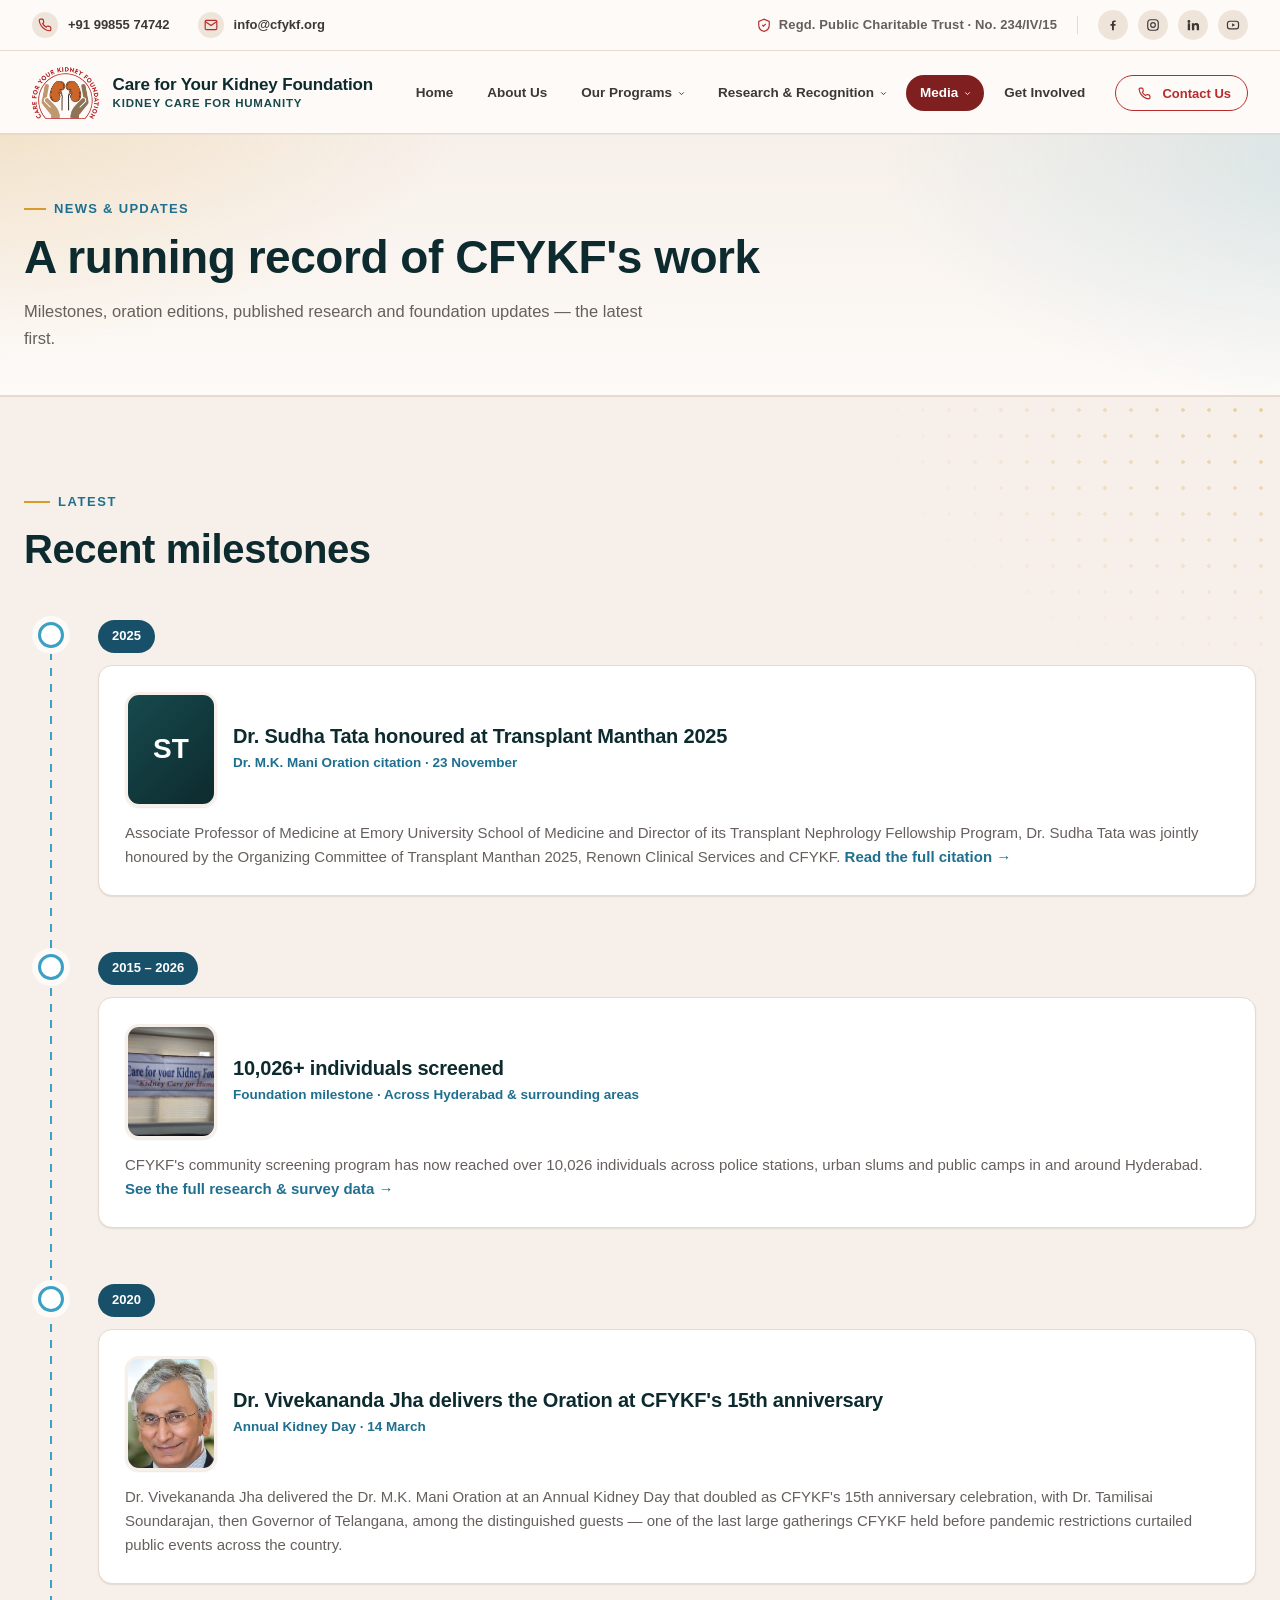
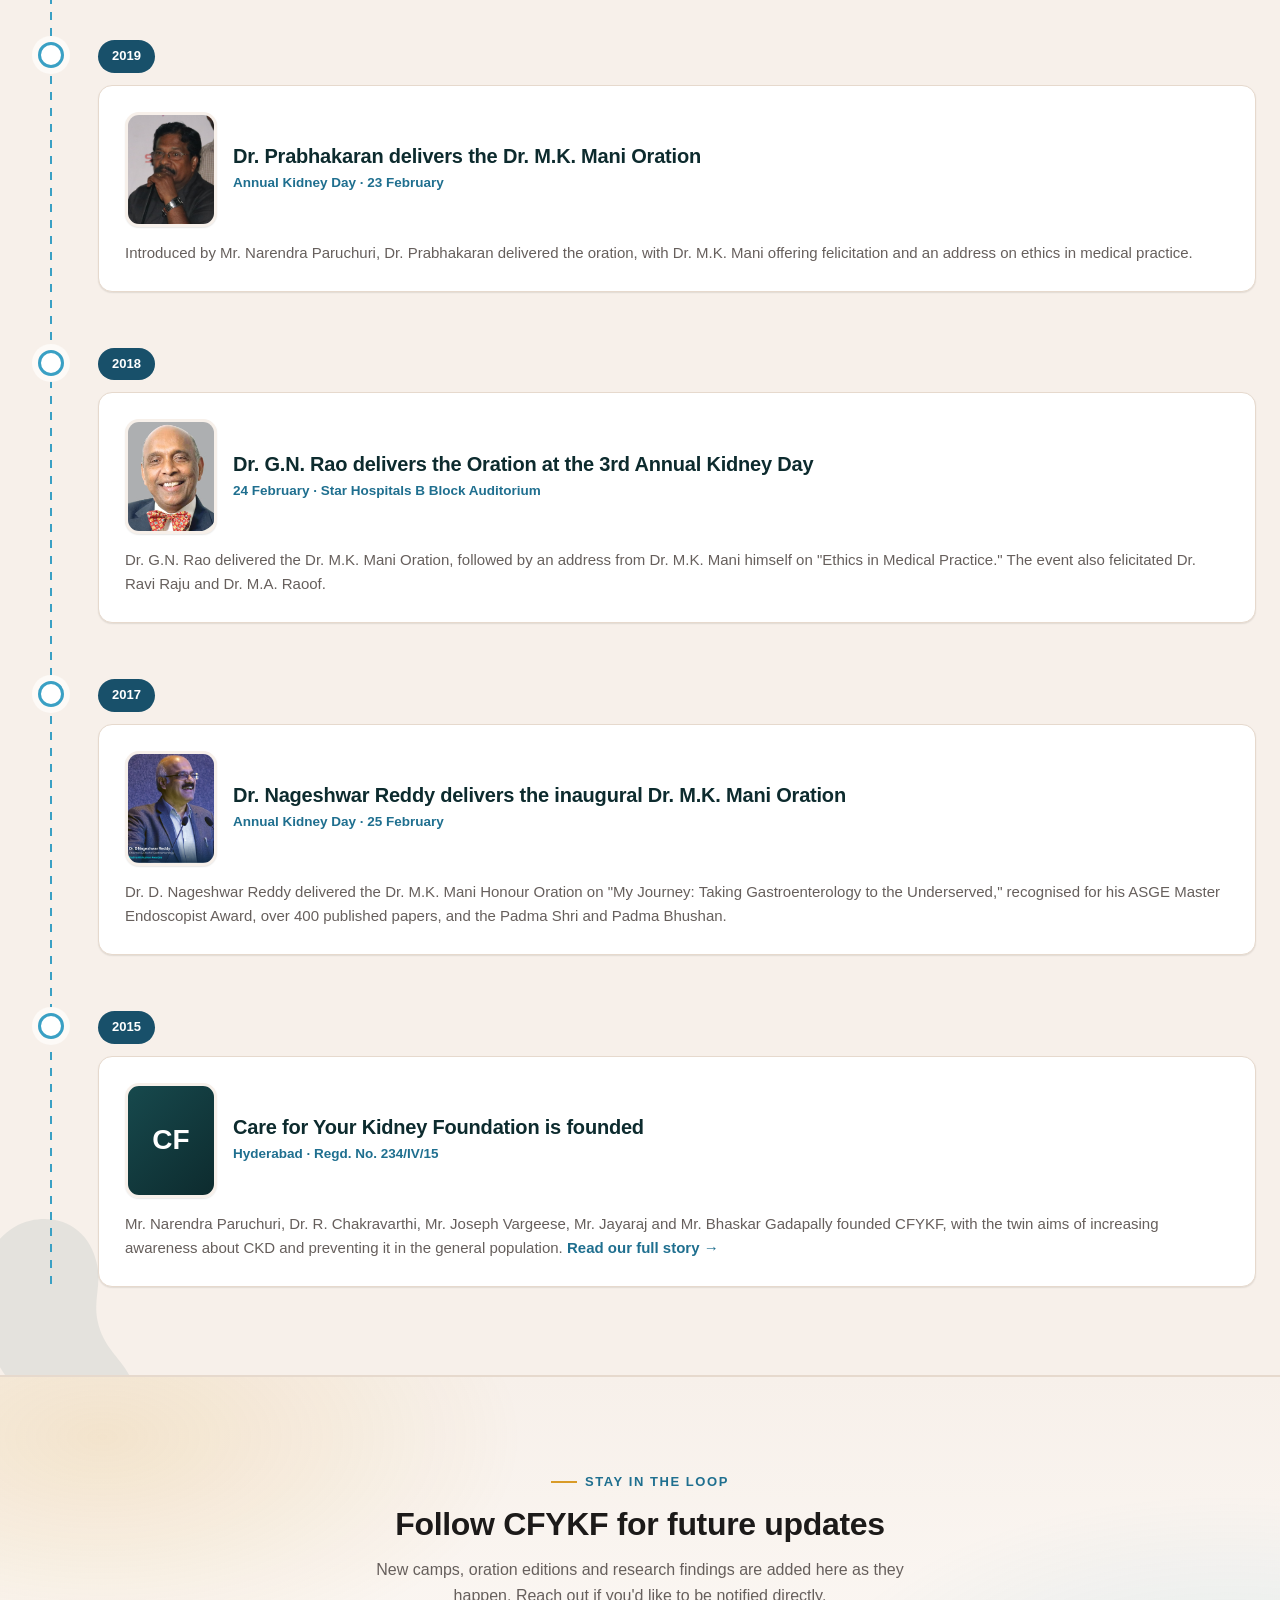
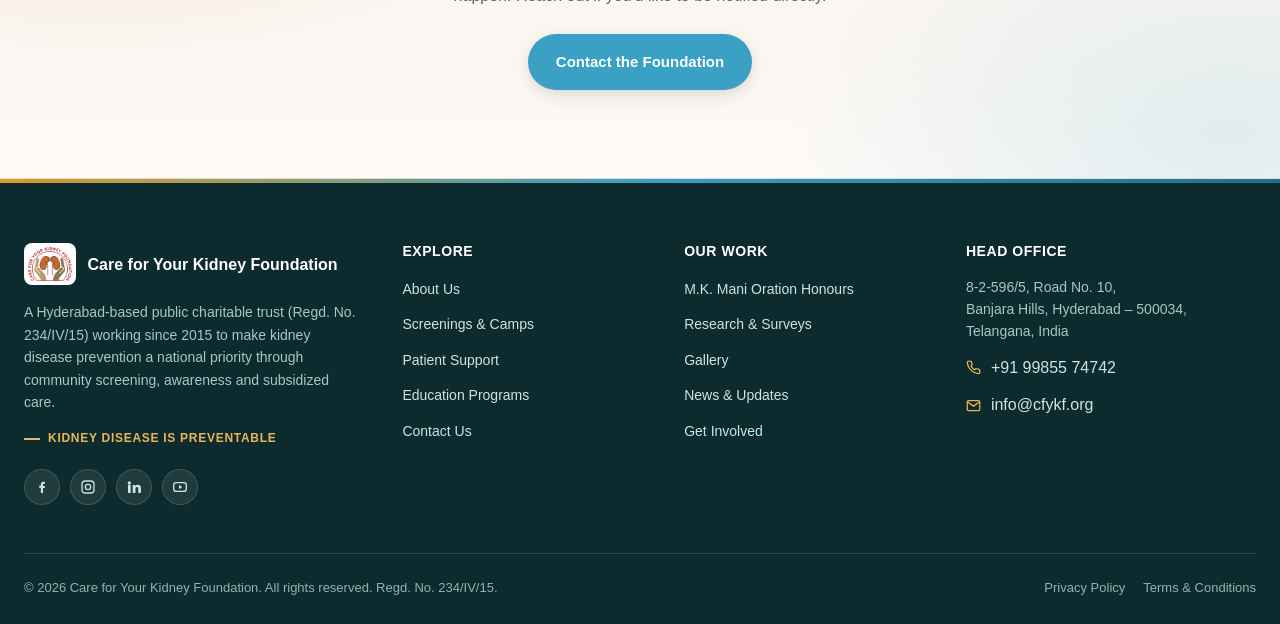
<file: news-updates.html>
<!doctype html>
<html lang="en">
<head>
<meta charset="UTF-8">
<meta name="viewport" content="width=device-width, initial-scale=1.0">
<title>News &amp; Updates | Care for Your Kidney Foundation</title>
<meta name="description" content="Milestones, oration editions and research publications from Care for Your Kidney Foundation — a running record of CFYKF's work since 2015.">
<link rel="canonical" href="https://cfykf.org/news-updates.html">
<meta name="robots" content="index, follow">
<meta name="theme-color" content="#0d2b2e">
<meta property="og:type" content="article">
<meta property="og:site_name" content="Care for Your Kidney Foundation">
<meta property="og:title" content="News & Updates | Care for Your Kidney Foundation">
<meta property="og:description" content="Milestones, oration editions and research publications from Care for Your Kidney Foundation — a running record of CFYKF's work since 2015.">
<meta property="og:url" content="https://cfykf.org/news-updates.html">
<meta property="og:image" content="https://cfykf.org/assets/images/shared/logo.png">
<meta property="og:locale" content="en_IN">
<meta name="twitter:card" content="summary_large_image">
<meta name="twitter:title" content="News & Updates | Care for Your Kidney Foundation">
<meta name="twitter:description" content="Milestones, oration editions and research publications from Care for Your Kidney Foundation — a running record of CFYKF's work since 2015.">
<meta name="twitter:image" content="https://cfykf.org/assets/images/shared/logo.png">
<link rel="apple-touch-icon" href="assets/images/shared/logo.png">
<link rel="icon" href="assets/images/shared/logo.png">
<link rel="stylesheet" href="css/styles.css">
<script type="application/ld+json">
{
  "@context": "https://schema.org",
  "@type": "NGO",
  "@id": "https://cfykf.org/#organization",
  "name": "Care for Your Kidney Foundation",
  "alternateName": "CFYKF",
  "url": "https://cfykf.org/",
  "logo": "https://cfykf.org/assets/images/shared/logo.png",
  "image": "https://cfykf.org/assets/images/shared/logo.png",
  "description": "Care for Your Kidney Foundation (CFYKF) is a Hyderabad-based charitable trust working since 2015 to prevent kidney disease through community screening, awareness and subsidized treatment.",
  "disambiguatingDescription": "An independent Hyderabad, India-based kidney disease charity (Regd. Public Charitable Trust No. 234/IV/15) — not affiliated with the U.S. National Kidney Foundation.",
  "foundingDate": "2015",
  "email": "info@cfykf.org",
  "telephone": "+91-99855-74742",
  "slogan": "Kidney Disease is Preventable",
  "address": {
    "@type": "PostalAddress",
    "streetAddress": "8-2-596/5, Road No. 10, Banjara Hills",
    "addressLocality": "Hyderabad",
    "addressRegion": "Telangana",
    "postalCode": "500034",
    "addressCountry": "IN"
  },
  "areaServed": {
    "@type": "City",
    "name": "Hyderabad"
  }
}
</script>
<script type="application/ld+json">
{
  "@context": "https://schema.org",
  "@type": "BreadcrumbList",
  "itemListElement": [
    {
      "@type": "ListItem",
      "position": 1,
      "name": "Home",
      "item": "https://cfykf.org/"
    },
    {
      "@type": "ListItem",
      "position": 2,
      "name": "Media"
    },
    {
      "@type": "ListItem",
      "position": 3,
      "name": "News & Updates"
    }
  ]
}
</script>
</head>
<body>

<div class="header-topbar">
  <div class="topbar-wrap">
    <div class="htb-contacts">
      <a href="tel:+919985574742"><span class="htb-ic"><svg viewBox="0 0 24 24" fill="none" stroke="currentColor" stroke-width="2"><path d="M22 16.9v3a2 2 0 0 1-2.2 2 19.8 19.8 0 0 1-8.6-3.1 19.5 19.5 0 0 1-6-6 19.8 19.8 0 0 1-3.1-8.6A2 2 0 0 1 4.1 2h3a2 2 0 0 1 2 1.7c.1.9.3 1.8.6 2.7a2 2 0 0 1-.5 2.1L8 9.7a16 16 0 0 0 6 6l1.2-1.2a2 2 0 0 1 2.1-.5c.9.3 1.8.5 2.7.6a2 2 0 0 1 1.7 2Z"/></svg></span><span>+91 99855 74742</span></a>
      <a href="mailto:info@cfykf.org"><span class="htb-ic"><svg viewBox="0 0 24 24" fill="none" stroke="currentColor" stroke-width="2"><rect x="2" y="4" width="20" height="16" rx="2"/><path d="m22 6-10 7L2 6"/></svg></span><span>info@cfykf.org</span></a>
    </div>
    <div class="htb-right">
      <span class="htb-badge"><svg viewBox="0 0 24 24" fill="none" stroke="currentColor" stroke-width="2"><path d="M12 2 3 6v6c0 5.5 3.8 9.7 9 11 5.2-1.3 9-5.5 9-11V6l-9-4Z"/><path d="m9 12 2 2 4-4"/></svg>Regd. Public Charitable Trust · No. 234/IV/15</span>
      <div class="htb-divider"></div>
      <div class="htb-social">
        <a href="#" aria-label="Facebook"><svg viewBox="0 0 24 24" fill="currentColor"><path d="M13.5 21v-7.6h2.6l.4-3h-3v-1.9c0-.87.24-1.46 1.5-1.46h1.6V4.35A21 21 0 0 0 14 4.2c-2.2 0-3.7 1.34-3.7 3.8v2.1H7.7v3h2.6V21h3.2Z"/></svg></a>
        <a href="#" aria-label="Instagram"><svg viewBox="0 0 24 24" fill="none" stroke="currentColor" stroke-width="2"><rect x="3" y="3" width="18" height="18" rx="5"/><circle cx="12" cy="12" r="4"/><path d="M17.5 6.5h.01"/></svg></a>
        <a href="#" aria-label="LinkedIn"><svg viewBox="0 0 24 24" fill="currentColor"><path d="M4.98 3.5a2.5 2.5 0 1 0 0 5 2.5 2.5 0 0 0 0-5ZM3 9h4v12H3zM10 9h3.8v1.7h.05c.53-1 1.83-2 3.77-2 4.03 0 4.78 2.5 4.78 5.8V21h-4v-5.9c0-1.4 0-3.2-1.97-3.2s-2.27 1.5-2.27 3.1V21h-4z"/></svg></a>
        <a href="#" aria-label="YouTube"><svg viewBox="0 0 24 24" fill="none" stroke="currentColor" stroke-width="2"><rect x="2.5" y="5.5" width="19" height="13" rx="4"/><path d="m10.5 9 5 3-5 3Z" fill="currentColor" stroke="none"/></svg></a>
      </div>
    </div>
  </div>
</div>

<header class="site-header">
  <div class="nav-wrap">
    <a href="index.html" class="brand">
      <img src="assets/images/shared/logo.png" alt="Care for Your Kidney Foundation logo">
      <div class="brand-text"><strong class="brand-full">Care for Your Kidney Foundation</strong><strong class="brand-short">CFYKF</strong><span>Kidney Care for Humanity</span></div>
    </a>
    <div class="nav-menu">
      <nav class="nav-links">
        <a href="index.html"><svg class="nl-ic" viewBox="0 0 24 24" fill="none" stroke="currentColor" stroke-width="2"><path d="M3 10.5 12 3l9 7.5"/><path d="M5 9.5V20a1 1 0 0 0 1 1h4v-6h4v6h4a1 1 0 0 0 1-1V9.5"/></svg>Home</a>
        <a href="about.html"><svg class="nl-ic" viewBox="0 0 24 24" fill="none" stroke="currentColor" stroke-width="2"><circle cx="12" cy="8" r="4"/><path d="M4 21c0-4.4 3.6-8 8-8s8 3.6 8 8"/></svg>About Us</a>
        <div class="nav-dropdown">
          <button type="button" class="nav-dropdown-trigger" aria-haspopup="true" aria-expanded="false"><svg class="nl-ic" viewBox="0 0 24 24" fill="none" stroke="currentColor" stroke-width="2"><path d="M20.8 4.6a5.5 5.5 0 0 0-7.8 0L12 5.6l-1-1a5.5 5.5 0 0 0-7.8 7.8l1 1L12 21l7.8-7.6 1-1a5.5 5.5 0 0 0 0-7.8Z"/></svg>Our Programs<svg class="nav-dropdown-caret" viewBox="0 0 24 24" fill="none" stroke="currentColor" stroke-width="2.5"><path d="m6 9 6 6 6-6"/></svg></button>
          <div class="nav-dropdown-menu">
            <a href="screenings.html"><svg class="nl-ic" viewBox="0 0 24 24" fill="none" stroke="currentColor" stroke-width="2"><path d="M20.8 4.6a5.5 5.5 0 0 0-7.8 0L12 5.6l-1-1a5.5 5.5 0 0 0-7.8 7.8l1 1L12 21l7.8-7.6 1-1a5.5 5.5 0 0 0 0-7.8Z"/></svg>Screenings &amp; Camps</a>
            <a href="patient-support.html"><svg class="nl-ic" viewBox="0 0 24 24" fill="none" stroke="currentColor" stroke-width="2"><path d="M12 21s-7-4.5-9.5-9A5.5 5.5 0 0 1 12 6a5.5 5.5 0 0 1 9.5 6c-2.5 4.5-9.5 9-9.5 9Z"/></svg>Patient Support</a>
            <a href="education-programs.html"><svg class="nl-ic" viewBox="0 0 24 24" fill="none" stroke="currentColor" stroke-width="2"><path d="M14 2H6a2 2 0 0 0-2 2v16a2 2 0 0 0 2 2h12a2 2 0 0 0 2-2V8z"/><path d="M14 2v6h6M9 13h6M9 17h6"/></svg>Education Programs</a>
          </div>
        </div>
        <div class="nav-dropdown">
          <button type="button" class="nav-dropdown-trigger" aria-haspopup="true" aria-expanded="false"><svg class="nl-ic" viewBox="0 0 24 24" fill="none" stroke="currentColor" stroke-width="2"><path d="M3 3v18h18M7 15l4-6 4 3 4-8"/></svg>Research &amp; Recognition<svg class="nav-dropdown-caret" viewBox="0 0 24 24" fill="none" stroke="currentColor" stroke-width="2.5"><path d="m6 9 6 6 6-6"/></svg></button>
          <div class="nav-dropdown-menu">
            <a href="research-surveys.html"><svg class="nl-ic" viewBox="0 0 24 24" fill="none" stroke="currentColor" stroke-width="2"><path d="M3 3v18h18M7 15l4-6 4 3 4-8"/></svg>Research &amp; Surveys</a>
            <a href="honour-oration.html"><svg class="nl-ic" viewBox="0 0 24 24" fill="none" stroke="currentColor" stroke-width="2"><circle cx="12" cy="8" r="6"/><path d="M8.5 13.5 7 22l5-3 5 3-1.5-8.5"/></svg>M.K. Mani Oration Honours</a>
          </div>
        </div>
        <div class="nav-dropdown">
          <button type="button" class="nav-dropdown-trigger active" aria-haspopup="true" aria-expanded="false"><svg class="nl-ic" viewBox="0 0 24 24" fill="none" stroke="currentColor" stroke-width="2"><rect x="3" y="3" width="18" height="18" rx="2"/><circle cx="8.5" cy="8.5" r="1.5"/><path d="M21 15l-5-5L5 21"/></svg>Media<svg class="nav-dropdown-caret" viewBox="0 0 24 24" fill="none" stroke="currentColor" stroke-width="2.5"><path d="m6 9 6 6 6-6"/></svg></button>
          <div class="nav-dropdown-menu">
            <a href="gallery.html"><svg class="nl-ic" viewBox="0 0 24 24" fill="none" stroke="currentColor" stroke-width="2"><rect x="3" y="3" width="18" height="18" rx="2"/><circle cx="8.5" cy="8.5" r="1.5"/><path d="M21 15l-5-5L5 21"/></svg>Gallery</a>
            <a href="news-updates.html" class="active"><svg class="nl-ic" viewBox="0 0 24 24" fill="none" stroke="currentColor" stroke-width="2"><rect x="3" y="4.5" width="18" height="17" rx="2"/><path d="M16 2.5v4M8 2.5v4M3 10h18"/></svg>News &amp; Updates</a>
          </div>
        </div>
        <a href="get-involved.html"><svg class="nl-ic" viewBox="0 0 24 24" fill="none" stroke="currentColor" stroke-width="2"><path d="M17 21v-2a4 4 0 0 0-4-4H5a4 4 0 0 0-4 4v2"/><circle cx="9" cy="7" r="4"/><path d="M23 21v-2a4 4 0 0 0-3-3.87M16 3.13a4 4 0 0 1 0 7.75"/></svg>Get Involved</a>
      <a href="contact.html" class="nav-contact-link"><svg class="nl-ic" viewBox="0 0 24 24" fill="none" stroke="currentColor" stroke-width="2"><path d="M22 16.9v3a2 2 0 0 1-2.2 2 19.8 19.8 0 0 1-8.6-3.1 19.5 19.5 0 0 1-6-6 19.8 19.8 0 0 1-3.1-8.6A2 2 0 0 1 4.1 2h3a2 2 0 0 1 2 1.7c.1.9.3 1.8.6 2.7a2 2 0 0 1-.5 2.1L8 9.7a16 16 0 0 0 6 6l1.2-1.2a2 2 0 0 1 2.1-.5c.9.3 1.8.5 2.7.6a2 2 0 0 1 1.7 2Z"/></svg>Contact Us</a>

        <div class="nav-links-contact">
          <a href="tel:+919985574742" class="nlc-item">
            <span class="nlc-ic"><svg viewBox="0 0 24 24" fill="none" stroke="currentColor" stroke-width="2"><path d="M22 16.9v3a2 2 0 0 1-2.2 2 19.8 19.8 0 0 1-8.6-3.1 19.5 19.5 0 0 1-6-6 19.8 19.8 0 0 1-3.1-8.6A2 2 0 0 1 4.1 2h3a2 2 0 0 1 2 1.7c.1.9.3 1.8.6 2.7a2 2 0 0 1-.5 2.1L8 9.7a16 16 0 0 0 6 6l1.2-1.2a2 2 0 0 1 2.1-.5c.9.3 1.8.5 2.7.6a2 2 0 0 1 1.7 2Z"/></svg></span>
            <div><b>Call Us</b><span>+91 99855 74742</span></div>
          </a>
          <a href="mailto:info@cfykf.org" class="nlc-item">
            <span class="nlc-ic"><svg viewBox="0 0 24 24" fill="none" stroke="currentColor" stroke-width="2"><rect x="2" y="4" width="20" height="16" rx="2"/><path d="m22 6-10 7L2 6"/></svg></span>
            <div><b>Email Us</b><span>info@cfykf.org</span></div>
          </a>
        </div>
      </nav>
      <div class="nav-cta">
        <a href="contact.html" class="btn btn-outline nav-contact-btn"><span class="btn-ic"><svg viewBox="0 0 24 24" fill="none" stroke="currentColor" stroke-width="2.2"><path d="M22 16.9v3a2 2 0 0 1-2.2 2 19.8 19.8 0 0 1-8.6-3.1 19.5 19.5 0 0 1-6-6 19.8 19.8 0 0 1-3.1-8.6A2 2 0 0 1 4.1 2h3a2 2 0 0 1 2 1.7c.1.9.3 1.8.6 2.7a2 2 0 0 1-.5 2.1L8 9.7a16 16 0 0 0 6 6l1.2-1.2a2 2 0 0 1 2.1-.5c.9.3 1.8.5 2.7.6a2 2 0 0 1 1.7 2Z"/></svg></span>Contact Us</a>
        <button class="nav-toggle" aria-label="Menu" aria-expanded="false"><span></span><span></span><span></span></button>
      </div>
    </div>
  </div>
</header>

<section class="page-hero">
  <div class="container reveal">
    <div class="crumb">News &amp; Updates</div>
    <h1>A running record of CFYKF's work</h1>
    <p>Milestones, oration editions, published research and foundation updates — the latest first.</p>
  </div>
</section>

<section class="bg-tint">
  <div class="container">
    <div class="section-head reveal">
      <div class="eyebrow">Latest</div>
      <h2>Recent milestones</h2>
    </div>

    <div class="timeline reveal">

      <div class="tl-item">
        <div class="tl-dot"></div>
        <div class="tl-year">2025</div>
        <div class="tl-card">
          <div class="tl-person-group">
            <div class="tl-person">
              <span class="tl-avatar mono">ST</span>
              <div>
                <h3>Dr. Sudha Tata honoured at Transplant Manthan 2025</h3>
                <div class="role">Dr. M.K. Mani Oration citation · 23 November</div>
              </div>
            </div>
          </div>
          <p>Associate Professor of Medicine at Emory University School of Medicine and Director of its Transplant Nephrology Fellowship Program, Dr. Sudha Tata was jointly honoured by the Organizing Committee of Transplant Manthan 2025, Renown Clinical Services and CFYKF. <a href="honour-oration.html" style="color:var(--maroon-700);font-weight:700;">Read the full citation →</a></p>
        </div>
      </div>

      <div class="tl-item">
        <div class="tl-dot"></div>
        <div class="tl-year">2015 – 2026</div>
        <div class="tl-card">
          <div class="tl-person-group">
            <div class="tl-person">
              <span class="tl-avatar"><img src="assets/images/index_gallery/gallery-01.jpg" alt="CFYKF community screening milestone"></span>
              <div>
                <h3>10,026+ individuals screened</h3>
                <div class="role">Foundation milestone · Across Hyderabad &amp; surrounding areas</div>
              </div>
            </div>
          </div>
          <p>CFYKF's community screening program has now reached over 10,026 individuals across police stations, urban slums and public camps in and around Hyderabad. <a href="research-surveys.html" style="color:var(--maroon-700);font-weight:700;">See the full research &amp; survey data →</a></p>
        </div>
      </div>

      <div class="tl-item">
        <div class="tl-dot"></div>
        <div class="tl-year">2020</div>
        <div class="tl-card">
          <div class="tl-person-group">
            <div class="tl-person">
              <span class="tl-avatar"><img src="assets/images/honour-oration_timeline-2020/Vivek-dp.jpg.webp" alt="Dr. Vivekananda Jha"></span>
              <div>
                <h3>Dr. Vivekananda Jha delivers the Oration at CFYKF's 15th anniversary</h3>
                <div class="role">Annual Kidney Day · 14 March</div>
              </div>
            </div>
          </div>
          <p>Dr. Vivekananda Jha delivered the Dr. M.K. Mani Oration at an Annual Kidney Day that doubled as CFYKF's 15th anniversary celebration, with Dr. Tamilisai Soundarajan, then Governor of Telangana, among the distinguished guests — one of the last large gatherings CFYKF held before pandemic restrictions curtailed public events across the country.</p>
        </div>
      </div>

      <div class="tl-item">
        <div class="tl-dot"></div>
        <div class="tl-year">2019</div>
        <div class="tl-card">
          <div class="tl-person-group">
            <div class="tl-person">
              <span class="tl-avatar"><img src="assets/images/honour-oration_timeline-2019/Dr-Prabhakaran.jpg" alt="Dr. Prabhakaran"></span>
              <div>
                <h3>Dr. Prabhakaran delivers the Dr. M.K. Mani Oration</h3>
                <div class="role">Annual Kidney Day · 23 February</div>
              </div>
            </div>
          </div>
          <p>Introduced by Mr. Narendra Paruchuri, Dr. Prabhakaran delivered the oration, with Dr. M.K. Mani offering felicitation and an address on ethics in medical practice.</p>
        </div>
      </div>

      <div class="tl-item">
        <div class="tl-dot"></div>
        <div class="tl-year">2018</div>
        <div class="tl-card">
          <div class="tl-person-group">
            <div class="tl-person">
              <span class="tl-avatar"><img src="assets/images/honour-oration_timeline-2018/Dr-Gullapalli-N-Rao.png" alt="Dr. G.N. Rao"></span>
              <div>
                <h3>Dr. G.N. Rao delivers the Oration at the 3rd Annual Kidney Day</h3>
                <div class="role">24 February · Star Hospitals B Block Auditorium</div>
              </div>
            </div>
          </div>
          <p>Dr. G.N. Rao delivered the Dr. M.K. Mani Oration, followed by an address from Dr. M.K. Mani himself on "Ethics in Medical Practice." The event also felicitated Dr. Ravi Raju and Dr. M.A. Raoof.</p>
        </div>
      </div>

      <div class="tl-item">
        <div class="tl-dot"></div>
        <div class="tl-year">2017</div>
        <div class="tl-card">
          <div class="tl-person-group">
            <div class="tl-person">
              <span class="tl-avatar"><img src="assets/images/honour-oration_timeline-2017/Nageshwar_reddy.png" alt="Dr. Nageshwar Reddy"></span>
              <div>
                <h3>Dr. Nageshwar Reddy delivers the inaugural Dr. M.K. Mani Oration</h3>
                <div class="role">Annual Kidney Day · 25 February</div>
              </div>
            </div>
          </div>
          <p>Dr. D. Nageshwar Reddy delivered the Dr. M.K. Mani Honour Oration on "My Journey: Taking Gastroenterology to the Underserved," recognised for his ASGE Master Endoscopist Award, over 400 published papers, and the Padma Shri and Padma Bhushan.</p>
        </div>
      </div>

      <div class="tl-item">
        <div class="tl-dot"></div>
        <div class="tl-year">2015</div>
        <div class="tl-card">
          <div class="tl-person-group">
            <div class="tl-person">
              <span class="tl-avatar mono">CF</span>
              <div>
                <h3>Care for Your Kidney Foundation is founded</h3>
                <div class="role">Hyderabad · Regd. No. 234/IV/15</div>
              </div>
            </div>
          </div>
          <p>Mr. Narendra Paruchuri, Dr. R. Chakravarthi, Mr. Joseph Vargeese, Mr. Jayaraj and Mr. Bhaskar Gadapally founded CFYKF, with the twin aims of increasing awareness about CKD and preventing it in the general population. <a href="about.html" style="color:var(--maroon-700);font-weight:700;">Read our full story →</a></p>
        </div>
      </div>

    </div>
  </div>
</section>

<section class="bg-teal">
  <div class="container reveal" style="text-align:center;">
    <div class="eyebrow" style="justify-content:center;">Stay in the loop</div>
    <h2 style="font-size:clamp(24px,3vw,32px);">Follow CFYKF for future updates</h2>
    <p style="color:var(--ink-500);max-width:560px;margin:14px auto 0;">New camps, oration editions and research findings are added here as they happen. Reach out if you'd like to be notified directly.</p>
    <div class="hero-actions" style="justify-content:center;margin-top:26px;">
      <a href="contact.html" class="btn btn-primary">Contact the Foundation</a>
    </div>
  </div>
</section>

<footer class="site-footer">
  <div class="container">
    <div class="footer-grid reveal">
      <div>
        <div class="footer-brand"><img src="assets/images/shared/logo.png" alt="logo"><strong>Care for Your Kidney Foundation</strong></div>
        <p>A Hyderabad-based public charitable trust (Regd. No. 234/IV/15) working since 2015 to make kidney disease prevention a national priority through community screening, awareness and subsidized care.</p>
        <div class="footer-tagline">Kidney Disease is Preventable</div>
        <div class="footer-social">
          <a href="#" aria-label="Facebook"><svg viewBox="0 0 24 24" fill="currentColor"><path d="M13.5 21v-7.6h2.6l.4-3h-3v-1.9c0-.87.24-1.46 1.5-1.46h1.6V4.35A21 21 0 0 0 14 4.2c-2.2 0-3.7 1.34-3.7 3.8v2.1H7.7v3h2.6V21h3.2Z"/></svg></a>
          <a href="#" aria-label="Instagram"><svg viewBox="0 0 24 24" fill="none" stroke="currentColor" stroke-width="2"><rect x="3" y="3" width="18" height="18" rx="5"/><circle cx="12" cy="12" r="4"/><path d="M17.5 6.5h.01"/></svg></a>
          <a href="#" aria-label="LinkedIn"><svg viewBox="0 0 24 24" fill="currentColor"><path d="M4.98 3.5a2.5 2.5 0 1 0 0 5 2.5 2.5 0 0 0 0-5ZM3 9h4v12H3zM10 9h3.8v1.7h.05c.53-1 1.83-2 3.77-2 4.03 0 4.78 2.5 4.78 5.8V21h-4v-5.9c0-1.4 0-3.2-1.97-3.2s-2.27 1.5-2.27 3.1V21h-4z"/></svg></a>
          <a href="#" aria-label="YouTube"><svg viewBox="0 0 24 24" fill="none" stroke="currentColor" stroke-width="2"><rect x="2.5" y="5.5" width="19" height="13" rx="4"/><path d="m10.5 9 5 3-5 3Z" fill="currentColor" stroke="none"/></svg></a>
        </div>
      </div>
      <div>
        <h4>Explore</h4>
        <ul>
          <li><a href="about.html">About Us</a></li>
          <li><a href="screenings.html">Screenings &amp; Camps</a></li>
          <li><a href="patient-support.html">Patient Support</a></li>
          <li><a href="education-programs.html">Education Programs</a></li>
          <li><a href="contact.html">Contact Us</a></li>
        </ul>
      </div>
      <div>
        <h4>Our Work</h4>
        <ul>
          <li><a href="honour-oration.html">M.K. Mani Oration Honours</a></li>
          <li><a href="research-surveys.html">Research &amp; Surveys</a></li>
          <li><a href="gallery.html">Gallery</a></li>
          <li><a href="news-updates.html">News &amp; Updates</a></li>
          <li><a href="get-involved.html">Get Involved</a></li>
        </ul>
      </div>
      <div>
        <h4>Head Office</h4>
        <p>8-2-596/5, Road No. 10,<br>Banjara Hills, Hyderabad – 500034,<br>Telangana, India</p>
        <div class="footer-contact-row"><svg viewBox="0 0 24 24" fill="none" stroke="currentColor" stroke-width="2"><path d="M22 16.9v3a2 2 0 0 1-2.2 2 19.8 19.8 0 0 1-8.6-3.1 19.5 19.5 0 0 1-6-6 19.8 19.8 0 0 1-3.1-8.6A2 2 0 0 1 4.1 2h3a2 2 0 0 1 2 1.7c.1.9.3 1.8.6 2.7a2 2 0 0 1-.5 2.1L8 9.7a16 16 0 0 0 6 6l1.2-1.2a2 2 0 0 1 2.1-.5c.9.3 1.8.5 2.7.6a2 2 0 0 1 1.7 2Z"/></svg><span>+91 99855 74742</span></div>
        <div class="footer-contact-row"><svg viewBox="0 0 24 24" fill="none" stroke="currentColor" stroke-width="2"><rect x="2" y="4" width="20" height="16" rx="2"/><path d="m22 6-10 7L2 6"/></svg><span>info@cfykf.org</span></div>
      </div>
    </div>
    <div class="footer-bottom">
      <span>© 2026 Care for Your Kidney Foundation. All rights reserved. Regd. No. 234/IV/15.</span>
      <div class="fb-links">
        <a href="#">Privacy Policy</a>
        <a href="#">Terms &amp; Conditions</a>
      </div>
    </div>
  </div>
</footer>

<script src="js/main.js"></script>
</body>
</html>
</file>
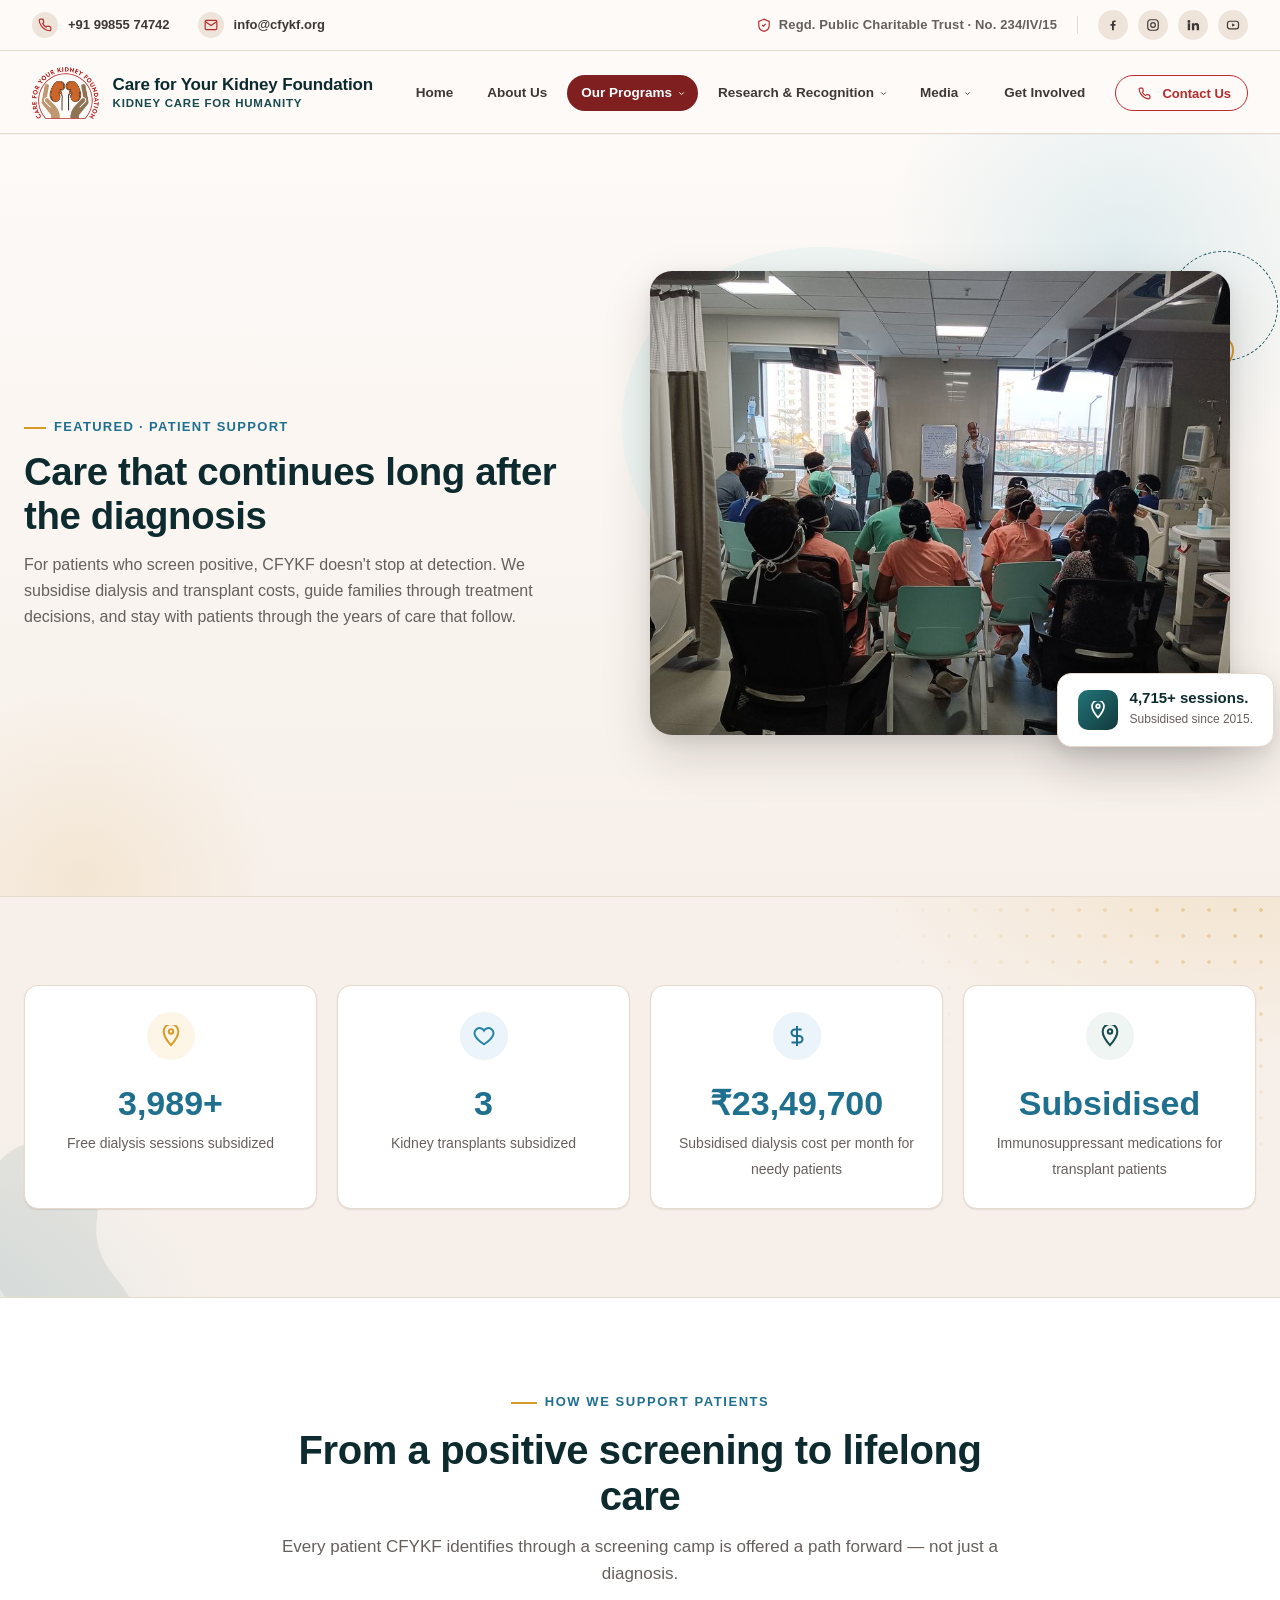
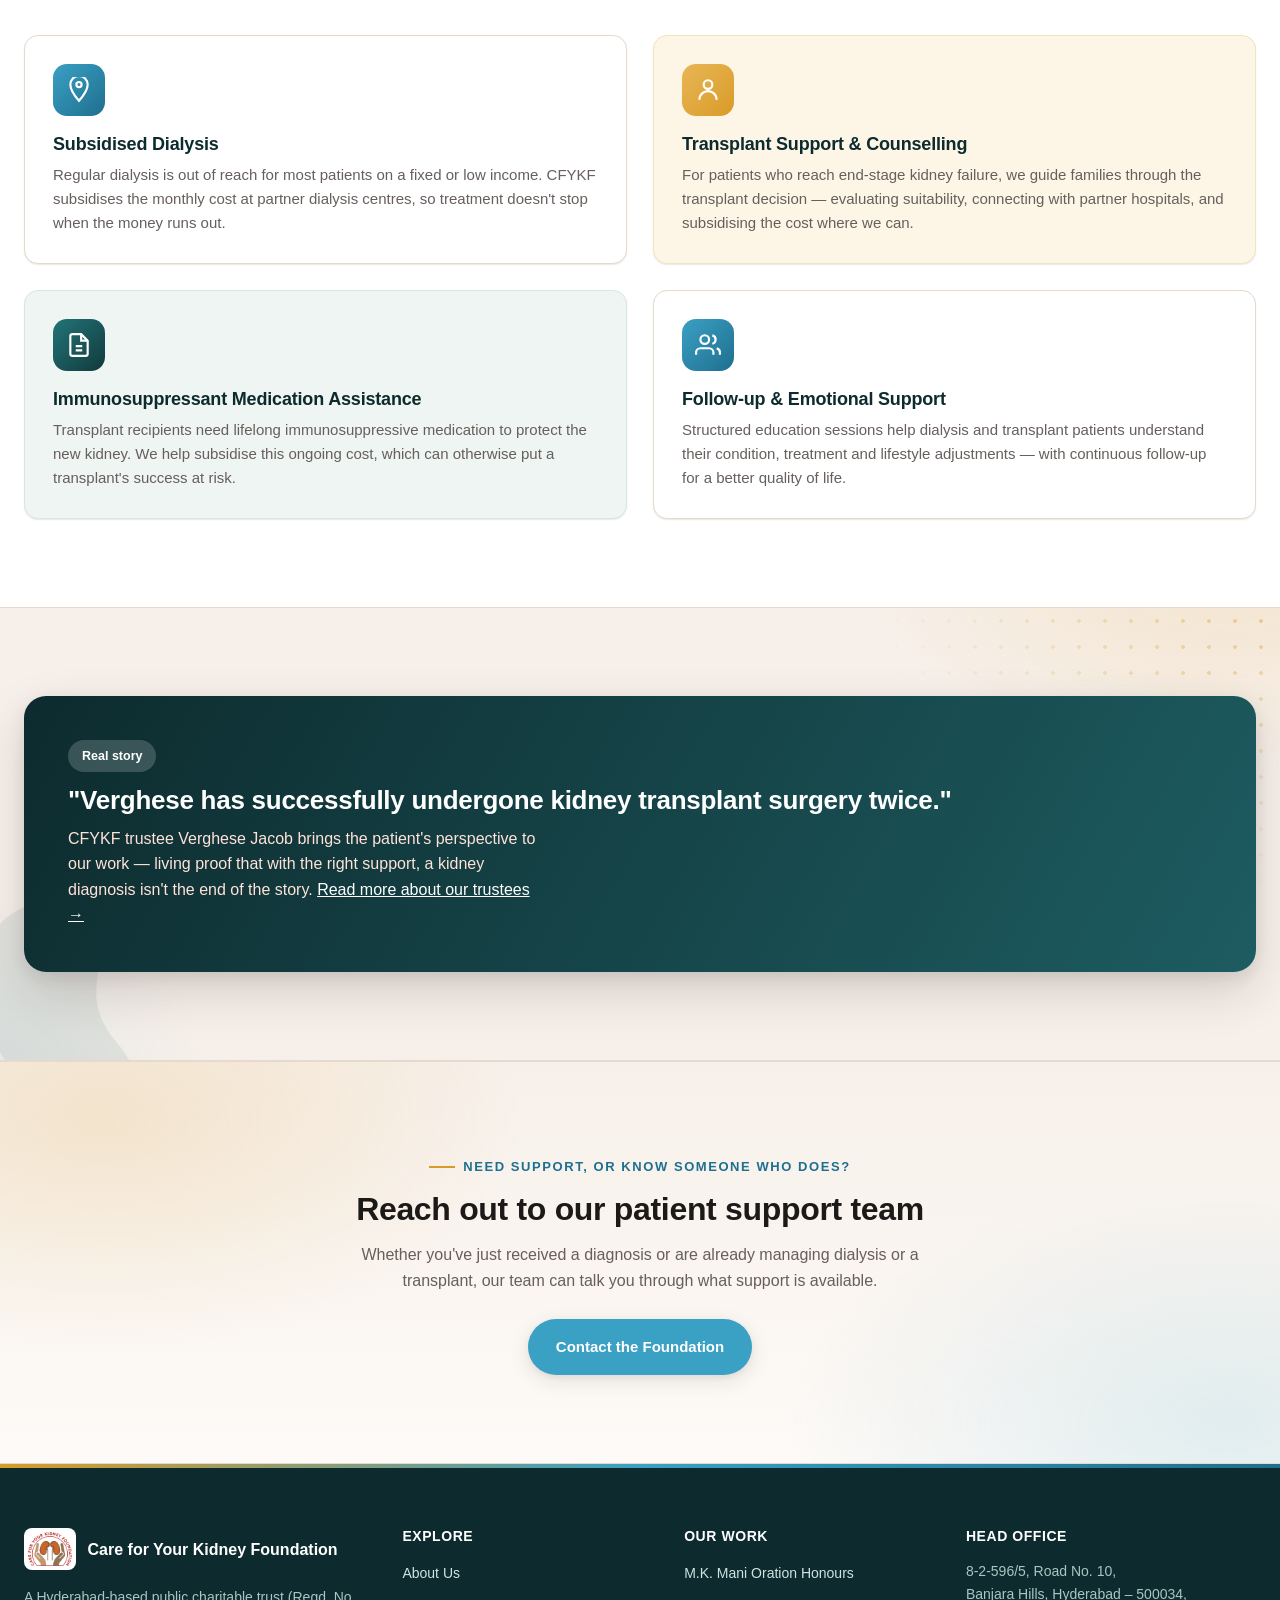
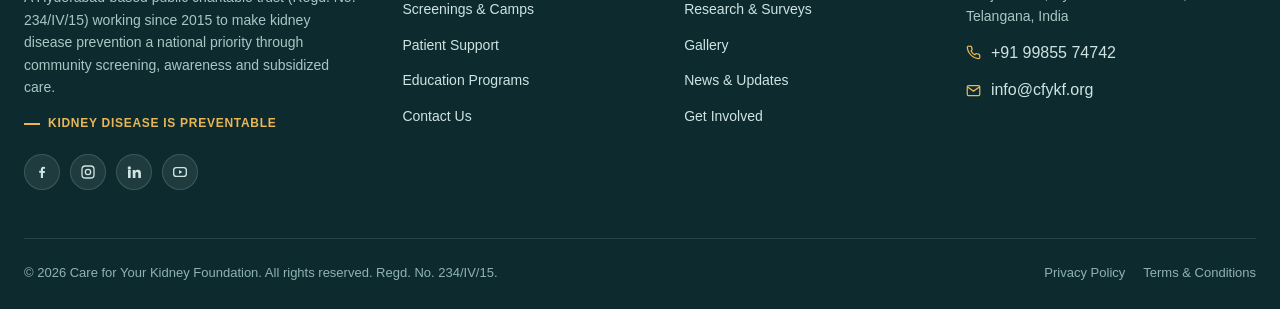
<file: patient-support.html>
<!doctype html>
<html lang="en">
<head>
<meta charset="UTF-8">
<meta name="viewport" content="width=device-width, initial-scale=1.0">
<title>Patient Support | Care for Your Kidney Foundation</title>
<meta name="description" content="Subsidised dialysis, transplant support and counselling from Care for Your Kidney Foundation — helping kidney patients across Hyderabad access affordable, ongoing care.">
<link rel="canonical" href="https://cfykf.org/patient-support.html">
<meta name="robots" content="index, follow">
<meta name="theme-color" content="#0d2b2e">
<meta property="og:type" content="website">
<meta property="og:site_name" content="Care for Your Kidney Foundation">
<meta property="og:title" content="Patient Support | Care for Your Kidney Foundation">
<meta property="og:description" content="Subsidised dialysis, transplant support and counselling from Care for Your Kidney Foundation — helping kidney patients across Hyderabad access affordable, ongoing care.">
<meta property="og:url" content="https://cfykf.org/patient-support.html">
<meta property="og:image" content="https://cfykf.org/assets/images/shared/logo.png">
<meta property="og:locale" content="en_IN">
<meta name="twitter:card" content="summary_large_image">
<meta name="twitter:title" content="Patient Support | Care for Your Kidney Foundation">
<meta name="twitter:description" content="Subsidised dialysis, transplant support and counselling from Care for Your Kidney Foundation — helping kidney patients across Hyderabad access affordable, ongoing care.">
<meta name="twitter:image" content="https://cfykf.org/assets/images/shared/logo.png">
<link rel="apple-touch-icon" href="assets/images/shared/logo.png">
<link rel="icon" href="assets/images/shared/logo.png">
<link rel="stylesheet" href="css/styles.css">
<script type="application/ld+json">
{
  "@context": "https://schema.org",
  "@type": "NGO",
  "@id": "https://cfykf.org/#organization",
  "name": "Care for Your Kidney Foundation",
  "alternateName": "CFYKF",
  "url": "https://cfykf.org/",
  "logo": "https://cfykf.org/assets/images/shared/logo.png",
  "image": "https://cfykf.org/assets/images/shared/logo.png",
  "description": "Care for Your Kidney Foundation (CFYKF) is a Hyderabad-based charitable trust working since 2015 to prevent kidney disease through community screening, awareness and subsidized treatment.",
  "disambiguatingDescription": "An independent Hyderabad, India-based kidney disease charity (Regd. Public Charitable Trust No. 234/IV/15) — not affiliated with the U.S. National Kidney Foundation.",
  "foundingDate": "2015",
  "email": "info@cfykf.org",
  "telephone": "+91-99855-74742",
  "slogan": "Kidney Disease is Preventable",
  "address": {
    "@type": "PostalAddress",
    "streetAddress": "8-2-596/5, Road No. 10, Banjara Hills",
    "addressLocality": "Hyderabad",
    "addressRegion": "Telangana",
    "postalCode": "500034",
    "addressCountry": "IN"
  },
  "areaServed": {
    "@type": "City",
    "name": "Hyderabad"
  }
}
</script>
<script type="application/ld+json">
{
  "@context": "https://schema.org",
  "@type": "BreadcrumbList",
  "itemListElement": [
    {
      "@type": "ListItem",
      "position": 1,
      "name": "Home",
      "item": "https://cfykf.org/"
    },
    {
      "@type": "ListItem",
      "position": 2,
      "name": "Our Programs"
    },
    {
      "@type": "ListItem",
      "position": 3,
      "name": "Patient Support"
    }
  ]
}
</script>
</head>
<body>

<div class="header-topbar">
  <div class="topbar-wrap">
    <div class="htb-contacts">
      <a href="tel:+919985574742"><span class="htb-ic"><svg viewBox="0 0 24 24" fill="none" stroke="currentColor" stroke-width="2"><path d="M22 16.9v3a2 2 0 0 1-2.2 2 19.8 19.8 0 0 1-8.6-3.1 19.5 19.5 0 0 1-6-6 19.8 19.8 0 0 1-3.1-8.6A2 2 0 0 1 4.1 2h3a2 2 0 0 1 2 1.7c.1.9.3 1.8.6 2.7a2 2 0 0 1-.5 2.1L8 9.7a16 16 0 0 0 6 6l1.2-1.2a2 2 0 0 1 2.1-.5c.9.3 1.8.5 2.7.6a2 2 0 0 1 1.7 2Z"/></svg></span><span>+91 99855 74742</span></a>
      <a href="mailto:info@cfykf.org"><span class="htb-ic"><svg viewBox="0 0 24 24" fill="none" stroke="currentColor" stroke-width="2"><rect x="2" y="4" width="20" height="16" rx="2"/><path d="m22 6-10 7L2 6"/></svg></span><span>info@cfykf.org</span></a>
    </div>
    <div class="htb-right">
      <span class="htb-badge"><svg viewBox="0 0 24 24" fill="none" stroke="currentColor" stroke-width="2"><path d="M12 2 3 6v6c0 5.5 3.8 9.7 9 11 5.2-1.3 9-5.5 9-11V6l-9-4Z"/><path d="m9 12 2 2 4-4"/></svg>Regd. Public Charitable Trust · No. 234/IV/15</span>
      <div class="htb-divider"></div>
      <div class="htb-social">
        <a href="#" aria-label="Facebook"><svg viewBox="0 0 24 24" fill="currentColor"><path d="M13.5 21v-7.6h2.6l.4-3h-3v-1.9c0-.87.24-1.46 1.5-1.46h1.6V4.35A21 21 0 0 0 14 4.2c-2.2 0-3.7 1.34-3.7 3.8v2.1H7.7v3h2.6V21h3.2Z"/></svg></a>
        <a href="#" aria-label="Instagram"><svg viewBox="0 0 24 24" fill="none" stroke="currentColor" stroke-width="2"><rect x="3" y="3" width="18" height="18" rx="5"/><circle cx="12" cy="12" r="4"/><path d="M17.5 6.5h.01"/></svg></a>
        <a href="#" aria-label="LinkedIn"><svg viewBox="0 0 24 24" fill="currentColor"><path d="M4.98 3.5a2.5 2.5 0 1 0 0 5 2.5 2.5 0 0 0 0-5ZM3 9h4v12H3zM10 9h3.8v1.7h.05c.53-1 1.83-2 3.77-2 4.03 0 4.78 2.5 4.78 5.8V21h-4v-5.9c0-1.4 0-3.2-1.97-3.2s-2.27 1.5-2.27 3.1V21h-4z"/></svg></a>
        <a href="#" aria-label="YouTube"><svg viewBox="0 0 24 24" fill="none" stroke="currentColor" stroke-width="2"><rect x="2.5" y="5.5" width="19" height="13" rx="4"/><path d="m10.5 9 5 3-5 3Z" fill="currentColor" stroke="none"/></svg></a>
      </div>
    </div>
  </div>
</div>

<header class="site-header">
  <div class="nav-wrap">
    <a href="index.html" class="brand">
      <img src="assets/images/shared/logo.png" alt="Care for Your Kidney Foundation logo">
      <div class="brand-text"><strong class="brand-full">Care for Your Kidney Foundation</strong><strong class="brand-short">CFYKF</strong><span>Kidney Care for Humanity</span></div>
    </a>
    <div class="nav-menu">
      <nav class="nav-links">
        <a href="index.html"><svg class="nl-ic" viewBox="0 0 24 24" fill="none" stroke="currentColor" stroke-width="2"><path d="M3 10.5 12 3l9 7.5"/><path d="M5 9.5V20a1 1 0 0 0 1 1h4v-6h4v6h4a1 1 0 0 0 1-1V9.5"/></svg>Home</a>
        <a href="about.html"><svg class="nl-ic" viewBox="0 0 24 24" fill="none" stroke="currentColor" stroke-width="2"><circle cx="12" cy="8" r="4"/><path d="M4 21c0-4.4 3.6-8 8-8s8 3.6 8 8"/></svg>About Us</a>
        <div class="nav-dropdown">
          <button type="button" class="nav-dropdown-trigger active" aria-haspopup="true" aria-expanded="false"><svg class="nl-ic" viewBox="0 0 24 24" fill="none" stroke="currentColor" stroke-width="2"><path d="M20.8 4.6a5.5 5.5 0 0 0-7.8 0L12 5.6l-1-1a5.5 5.5 0 0 0-7.8 7.8l1 1L12 21l7.8-7.6 1-1a5.5 5.5 0 0 0 0-7.8Z"/></svg>Our Programs<svg class="nav-dropdown-caret" viewBox="0 0 24 24" fill="none" stroke="currentColor" stroke-width="2.5"><path d="m6 9 6 6 6-6"/></svg></button>
          <div class="nav-dropdown-menu">
            <a href="screenings.html"><svg class="nl-ic" viewBox="0 0 24 24" fill="none" stroke="currentColor" stroke-width="2"><path d="M20.8 4.6a5.5 5.5 0 0 0-7.8 0L12 5.6l-1-1a5.5 5.5 0 0 0-7.8 7.8l1 1L12 21l7.8-7.6 1-1a5.5 5.5 0 0 0 0-7.8Z"/></svg>Screenings &amp; Camps</a>
            <a href="patient-support.html" class="active"><svg class="nl-ic" viewBox="0 0 24 24" fill="none" stroke="currentColor" stroke-width="2"><path d="M12 21s-7-4.5-9.5-9A5.5 5.5 0 0 1 12 6a5.5 5.5 0 0 1 9.5 6c-2.5 4.5-9.5 9-9.5 9Z"/></svg>Patient Support</a>
            <a href="education-programs.html"><svg class="nl-ic" viewBox="0 0 24 24" fill="none" stroke="currentColor" stroke-width="2"><path d="M14 2H6a2 2 0 0 0-2 2v16a2 2 0 0 0 2 2h12a2 2 0 0 0 2-2V8z"/><path d="M14 2v6h6M9 13h6M9 17h6"/></svg>Education Programs</a>
          </div>
        </div>
        <div class="nav-dropdown">
          <button type="button" class="nav-dropdown-trigger" aria-haspopup="true" aria-expanded="false"><svg class="nl-ic" viewBox="0 0 24 24" fill="none" stroke="currentColor" stroke-width="2"><path d="M3 3v18h18M7 15l4-6 4 3 4-8"/></svg>Research &amp; Recognition<svg class="nav-dropdown-caret" viewBox="0 0 24 24" fill="none" stroke="currentColor" stroke-width="2.5"><path d="m6 9 6 6 6-6"/></svg></button>
          <div class="nav-dropdown-menu">
            <a href="research-surveys.html"><svg class="nl-ic" viewBox="0 0 24 24" fill="none" stroke="currentColor" stroke-width="2"><path d="M3 3v18h18M7 15l4-6 4 3 4-8"/></svg>Research &amp; Surveys</a>
            <a href="honour-oration.html"><svg class="nl-ic" viewBox="0 0 24 24" fill="none" stroke="currentColor" stroke-width="2"><circle cx="12" cy="8" r="6"/><path d="M8.5 13.5 7 22l5-3 5 3-1.5-8.5"/></svg>M.K. Mani Oration Honours</a>
          </div>
        </div>
        <div class="nav-dropdown">
          <button type="button" class="nav-dropdown-trigger" aria-haspopup="true" aria-expanded="false"><svg class="nl-ic" viewBox="0 0 24 24" fill="none" stroke="currentColor" stroke-width="2"><rect x="3" y="3" width="18" height="18" rx="2"/><circle cx="8.5" cy="8.5" r="1.5"/><path d="M21 15l-5-5L5 21"/></svg>Media<svg class="nav-dropdown-caret" viewBox="0 0 24 24" fill="none" stroke="currentColor" stroke-width="2.5"><path d="m6 9 6 6 6-6"/></svg></button>
          <div class="nav-dropdown-menu">
            <a href="gallery.html"><svg class="nl-ic" viewBox="0 0 24 24" fill="none" stroke="currentColor" stroke-width="2"><rect x="3" y="3" width="18" height="18" rx="2"/><circle cx="8.5" cy="8.5" r="1.5"/><path d="M21 15l-5-5L5 21"/></svg>Gallery</a>
            <a href="news-updates.html"><svg class="nl-ic" viewBox="0 0 24 24" fill="none" stroke="currentColor" stroke-width="2"><rect x="3" y="4.5" width="18" height="17" rx="2"/><path d="M16 2.5v4M8 2.5v4M3 10h18"/></svg>News &amp; Updates</a>
          </div>
        </div>
        <a href="get-involved.html"><svg class="nl-ic" viewBox="0 0 24 24" fill="none" stroke="currentColor" stroke-width="2"><path d="M17 21v-2a4 4 0 0 0-4-4H5a4 4 0 0 0-4 4v2"/><circle cx="9" cy="7" r="4"/><path d="M23 21v-2a4 4 0 0 0-3-3.87M16 3.13a4 4 0 0 1 0 7.75"/></svg>Get Involved</a>
      <a href="contact.html" class="nav-contact-link"><svg class="nl-ic" viewBox="0 0 24 24" fill="none" stroke="currentColor" stroke-width="2"><path d="M22 16.9v3a2 2 0 0 1-2.2 2 19.8 19.8 0 0 1-8.6-3.1 19.5 19.5 0 0 1-6-6 19.8 19.8 0 0 1-3.1-8.6A2 2 0 0 1 4.1 2h3a2 2 0 0 1 2 1.7c.1.9.3 1.8.6 2.7a2 2 0 0 1-.5 2.1L8 9.7a16 16 0 0 0 6 6l1.2-1.2a2 2 0 0 1 2.1-.5c.9.3 1.8.5 2.7.6a2 2 0 0 1 1.7 2Z"/></svg>Contact Us</a>

        <div class="nav-links-contact">
          <a href="tel:+919985574742" class="nlc-item">
            <span class="nlc-ic"><svg viewBox="0 0 24 24" fill="none" stroke="currentColor" stroke-width="2"><path d="M22 16.9v3a2 2 0 0 1-2.2 2 19.8 19.8 0 0 1-8.6-3.1 19.5 19.5 0 0 1-6-6 19.8 19.8 0 0 1-3.1-8.6A2 2 0 0 1 4.1 2h3a2 2 0 0 1 2 1.7c.1.9.3 1.8.6 2.7a2 2 0 0 1-.5 2.1L8 9.7a16 16 0 0 0 6 6l1.2-1.2a2 2 0 0 1 2.1-.5c.9.3 1.8.5 2.7.6a2 2 0 0 1 1.7 2Z"/></svg></span>
            <div><b>Call Us</b><span>+91 99855 74742</span></div>
          </a>
          <a href="mailto:info@cfykf.org" class="nlc-item">
            <span class="nlc-ic"><svg viewBox="0 0 24 24" fill="none" stroke="currentColor" stroke-width="2"><rect x="2" y="4" width="20" height="16" rx="2"/><path d="m22 6-10 7L2 6"/></svg></span>
            <div><b>Email Us</b><span>info@cfykf.org</span></div>
          </a>
        </div>
      </nav>
      <div class="nav-cta">
        <a href="contact.html" class="btn btn-outline nav-contact-btn"><span class="btn-ic"><svg viewBox="0 0 24 24" fill="none" stroke="currentColor" stroke-width="2.2"><path d="M22 16.9v3a2 2 0 0 1-2.2 2 19.8 19.8 0 0 1-8.6-3.1 19.5 19.5 0 0 1-6-6 19.8 19.8 0 0 1-3.1-8.6A2 2 0 0 1 4.1 2h3a2 2 0 0 1 2 1.7c.1.9.3 1.8.6 2.7a2 2 0 0 1-.5 2.1L8 9.7a16 16 0 0 0 6 6l1.2-1.2a2 2 0 0 1 2.1-.5c.9.3 1.8.5 2.7.6a2 2 0 0 1 1.7 2Z"/></svg></span>Contact Us</a>
        <button class="nav-toggle" aria-label="Menu" aria-expanded="false"><span></span><span></span><span></span></button>
      </div>
    </div>
  </div>
</header>

<section class="hero2" style="padding-top:26px;">
  <div class="container">
    <div class="hero2-grid reveal">
      <div>
        <div class="crumb">Featured · Patient Support</div>
        <h1>Care that continues long after the diagnosis</h1>
        <p class="lead">For patients who screen positive, CFYKF doesn't stop at detection. We subsidise dialysis and transplant costs, guide families through treatment decisions, and stay with patients through the years of care that follow.</p>
      </div>
      <div class="hero-photo-wrap">
        <svg class="squiggle" width="64" height="86" viewBox="0 0 64 86" fill="none" stroke="var(--gold-500)" stroke-width="2">
          <path d="M4 4c28 0 28 28 0 39s-28 28 0 39" stroke-linecap="round"/>
        </svg>
        <div class="image-stack">
          <div class="is-main"><img src="assets/images/screenings_tab-dialysis/camp-dialysis-01.jpg" alt="CFYKF patient education session at a dialysis unit"></div>
          <div class="is-badge" style="left:auto;right:-18px;top:auto;bottom:22px;">
            <div class="ico" style="background:linear-gradient(135deg,var(--teal-500),var(--teal-800));"><svg width="18" height="18" viewBox="0 0 24 24" fill="none" stroke="currentColor" stroke-width="2.3"><path d="M12 22s8-9 8-15a8 8 0 1 0-16 0c0 6 8 15 8 15Z"/><circle cx="12" cy="7" r="2.4"/></svg></div>
            <div><b style="font-size:15px;">4,715+ sessions.</b><span>Subsidised since 2015.</span></div>
          </div>
        </div>
      </div>
    </div>
  </div>
</section>

<section class="bg-tint">
  <div class="container">
    <div class="stat-strip reveal">
      <div class="stat-card">
        <div class="ic wash-b"><svg viewBox="0 0 24 24" fill="none" stroke="currentColor" stroke-width="2.2"><path d="M12 22s8-9 8-15a8 8 0 1 0-16 0c0 6 8 15 8 15Z"/><circle cx="12" cy="7" r="2.4"/></svg></div>
        <b data-count="4715" data-suffix="+">4,715+</b><span>Free dialysis sessions subsidized</span>
      </div>
      <div class="stat-card">
        <div class="ic wash-d"><svg viewBox="0 0 24 24" fill="none" stroke="currentColor" stroke-width="2.2"><path d="M12 21s-7-4.5-9.5-9A5.5 5.5 0 0 1 12 6a5.5 5.5 0 0 1 9.5 6c-2.5 4.5-9.5 9-9.5 9Z"/></svg></div>
        <b data-count="4" data-suffix="">4</b><span>Kidney transplants subsidized</span>
      </div>
      <div class="stat-card">
        <div class="ic wash-a"><svg viewBox="0 0 24 24" fill="none" stroke="currentColor" stroke-width="2.2"><path d="M12 1v22M17 5H9.5a3.5 3.5 0 0 0 0 7h5a3.5 3.5 0 0 1 0 7H6"/></svg></div>
        <b>₹23,49,700</b><span>Subsidised dialysis cost per month for needy patients</span>
      </div>
      <div class="stat-card">
        <div class="ic wash-c"><svg viewBox="0 0 24 24" fill="none" stroke="currentColor" stroke-width="2.2"><path d="M12 22s8-9 8-15a8 8 0 1 0-16 0c0 6 8 15 8 15Z"/><circle cx="12" cy="7" r="2.4"/></svg></div>
        <b>Subsidised</b><span>Immunosuppressant medications for transplant patients</span>
      </div>
    </div>
  </div>
</section>

<section class="bg-paper">
  <div class="container">
    <div class="section-head center reveal">
      <div class="eyebrow" style="justify-content:center;">How we support patients</div>
      <h2>From a positive screening to lifelong care</h2>
      <p>Every patient CFYKF identifies through a screening camp is offered a path forward — not just a diagnosis.</p>
    </div>
    <div class="grid grid-2 reveal">
      <div class="card">
        <div class="icon"><svg viewBox="0 0 24 24" fill="none" stroke="currentColor" stroke-width="2"><path d="M12 22s8-9 8-15a8 8 0 1 0-16 0c0 6 8 15 8 15Z"/><circle cx="12" cy="7" r="2.4"/></svg></div>
        <h3>Subsidised Dialysis</h3>
        <p>Regular dialysis is out of reach for most patients on a fixed or low income. CFYKF subsidises the monthly cost at partner dialysis centres, so treatment doesn't stop when the money runs out.</p>
      </div>
      <div class="card tint-gold">
        <div class="icon"><svg viewBox="0 0 24 24" fill="none" stroke="currentColor" stroke-width="2"><path d="M20 21a8 8 0 1 0-16 0M12 11a4 4 0 1 0 0-8 4 4 0 0 0 0 8Z"/></svg></div>
        <h3>Transplant Support &amp; Counselling</h3>
        <p>For patients who reach end-stage kidney failure, we guide families through the transplant decision — evaluating suitability, connecting with partner hospitals, and subsidising the cost where we can.</p>
      </div>
      <div class="card tint-sage">
        <div class="icon"><svg viewBox="0 0 24 24" fill="none" stroke="currentColor" stroke-width="2"><path d="M14 2H6a2 2 0 0 0-2 2v16a2 2 0 0 0 2 2h12a2 2 0 0 0 2-2V8z"/><path d="M14 2v6h6M9 13h6M9 17h6"/></svg></div>
        <h3>Immunosuppressant Medication Assistance</h3>
        <p>Transplant recipients need lifelong immunosuppressive medication to protect the new kidney. We help subsidise this ongoing cost, which can otherwise put a transplant's success at risk.</p>
      </div>
      <div class="card">
        <div class="icon"><svg viewBox="0 0 24 24" fill="none" stroke="currentColor" stroke-width="2"><path d="M17 21v-2a4 4 0 0 0-4-4H5a4 4 0 0 0-4 4v2"/><circle cx="9" cy="7" r="4"/><path d="M23 21v-2a4 4 0 0 0-3-3.87M16 3.13a4 4 0 0 1 0 7.75"/></svg></div>
        <h3>Follow-up &amp; Emotional Support</h3>
        <p>Structured education sessions help dialysis and transplant patients understand their condition, treatment and lifestyle adjustments — with continuous follow-up for a better quality of life.</p>
      </div>
    </div>
  </div>
</section>

<section class="bg-tint">
  <div class="container">
    <div class="highlight-panel panel-teal">
      <div>
        <span class="badge-gold" style="background:rgba(255,255,255,.18);color:#fff;">Real story</span>
        <h3 style="margin-top:14px;">"Verghese has successfully undergone kidney transplant surgery twice."</h3>
        <p>CFYKF trustee Verghese Jacob brings the patient's perspective to our work — living proof that with the right support, a kidney diagnosis isn't the end of the story. <a href="about.html#team" style="color:#fff;text-decoration:underline;">Read more about our trustees →</a></p>
      </div>
    </div>
  </div>
</section>

<section class="bg-teal">
  <div class="container reveal" style="text-align:center;">
    <div class="eyebrow" style="justify-content:center;">Need support, or know someone who does?</div>
    <h2 style="font-size:clamp(24px,3vw,32px);">Reach out to our patient support team</h2>
    <p style="color:var(--ink-500);max-width:560px;margin:14px auto 0;">Whether you've just received a diagnosis or are already managing dialysis or a transplant, our team can talk you through what support is available.</p>
    <div class="hero-actions" style="justify-content:center;margin-top:26px;">
      <a href="contact.html" class="btn btn-primary">Contact the Foundation</a>
    </div>
  </div>
</section>

<footer class="site-footer">
  <div class="container">
    <div class="footer-grid reveal">
      <div>
        <div class="footer-brand"><img src="assets/images/shared/logo.png" alt="logo"><strong>Care for Your Kidney Foundation</strong></div>
        <p>A Hyderabad-based public charitable trust (Regd. No. 234/IV/15) working since 2015 to make kidney disease prevention a national priority through community screening, awareness and subsidized care.</p>
        <div class="footer-tagline">Kidney Disease is Preventable</div>
        <div class="footer-social">
          <a href="#" aria-label="Facebook"><svg viewBox="0 0 24 24" fill="currentColor"><path d="M13.5 21v-7.6h2.6l.4-3h-3v-1.9c0-.87.24-1.46 1.5-1.46h1.6V4.35A21 21 0 0 0 14 4.2c-2.2 0-3.7 1.34-3.7 3.8v2.1H7.7v3h2.6V21h3.2Z"/></svg></a>
          <a href="#" aria-label="Instagram"><svg viewBox="0 0 24 24" fill="none" stroke="currentColor" stroke-width="2"><rect x="3" y="3" width="18" height="18" rx="5"/><circle cx="12" cy="12" r="4"/><path d="M17.5 6.5h.01"/></svg></a>
          <a href="#" aria-label="LinkedIn"><svg viewBox="0 0 24 24" fill="currentColor"><path d="M4.98 3.5a2.5 2.5 0 1 0 0 5 2.5 2.5 0 0 0 0-5ZM3 9h4v12H3zM10 9h3.8v1.7h.05c.53-1 1.83-2 3.77-2 4.03 0 4.78 2.5 4.78 5.8V21h-4v-5.9c0-1.4 0-3.2-1.97-3.2s-2.27 1.5-2.27 3.1V21h-4z"/></svg></a>
          <a href="#" aria-label="YouTube"><svg viewBox="0 0 24 24" fill="none" stroke="currentColor" stroke-width="2"><rect x="2.5" y="5.5" width="19" height="13" rx="4"/><path d="m10.5 9 5 3-5 3Z" fill="currentColor" stroke="none"/></svg></a>
        </div>
      </div>
      <div>
        <h4>Explore</h4>
        <ul>
          <li><a href="about.html">About Us</a></li>
          <li><a href="screenings.html">Screenings &amp; Camps</a></li>
          <li><a href="patient-support.html">Patient Support</a></li>
          <li><a href="education-programs.html">Education Programs</a></li>
          <li><a href="contact.html">Contact Us</a></li>
        </ul>
      </div>
      <div>
        <h4>Our Work</h4>
        <ul>
          <li><a href="honour-oration.html">M.K. Mani Oration Honours</a></li>
          <li><a href="research-surveys.html">Research &amp; Surveys</a></li>
          <li><a href="gallery.html">Gallery</a></li>
          <li><a href="news-updates.html">News &amp; Updates</a></li>
          <li><a href="get-involved.html">Get Involved</a></li>
        </ul>
      </div>
      <div>
        <h4>Head Office</h4>
        <p>8-2-596/5, Road No. 10,<br>Banjara Hills, Hyderabad – 500034,<br>Telangana, India</p>
        <div class="footer-contact-row"><svg viewBox="0 0 24 24" fill="none" stroke="currentColor" stroke-width="2"><path d="M22 16.9v3a2 2 0 0 1-2.2 2 19.8 19.8 0 0 1-8.6-3.1 19.5 19.5 0 0 1-6-6 19.8 19.8 0 0 1-3.1-8.6A2 2 0 0 1 4.1 2h3a2 2 0 0 1 2 1.7c.1.9.3 1.8.6 2.7a2 2 0 0 1-.5 2.1L8 9.7a16 16 0 0 0 6 6l1.2-1.2a2 2 0 0 1 2.1-.5c.9.3 1.8.5 2.7.6a2 2 0 0 1 1.7 2Z"/></svg><span>+91 99855 74742</span></div>
        <div class="footer-contact-row"><svg viewBox="0 0 24 24" fill="none" stroke="currentColor" stroke-width="2"><rect x="2" y="4" width="20" height="16" rx="2"/><path d="m22 6-10 7L2 6"/></svg><span>info@cfykf.org</span></div>
      </div>
    </div>
    <div class="footer-bottom">
      <span>© 2026 Care for Your Kidney Foundation. All rights reserved. Regd. No. 234/IV/15.</span>
      <div class="fb-links">
        <a href="#">Privacy Policy</a>
        <a href="#">Terms &amp; Conditions</a>
      </div>
    </div>
  </div>
</footer>

<script src="js/main.js"></script>
</body>
</html>
</file>
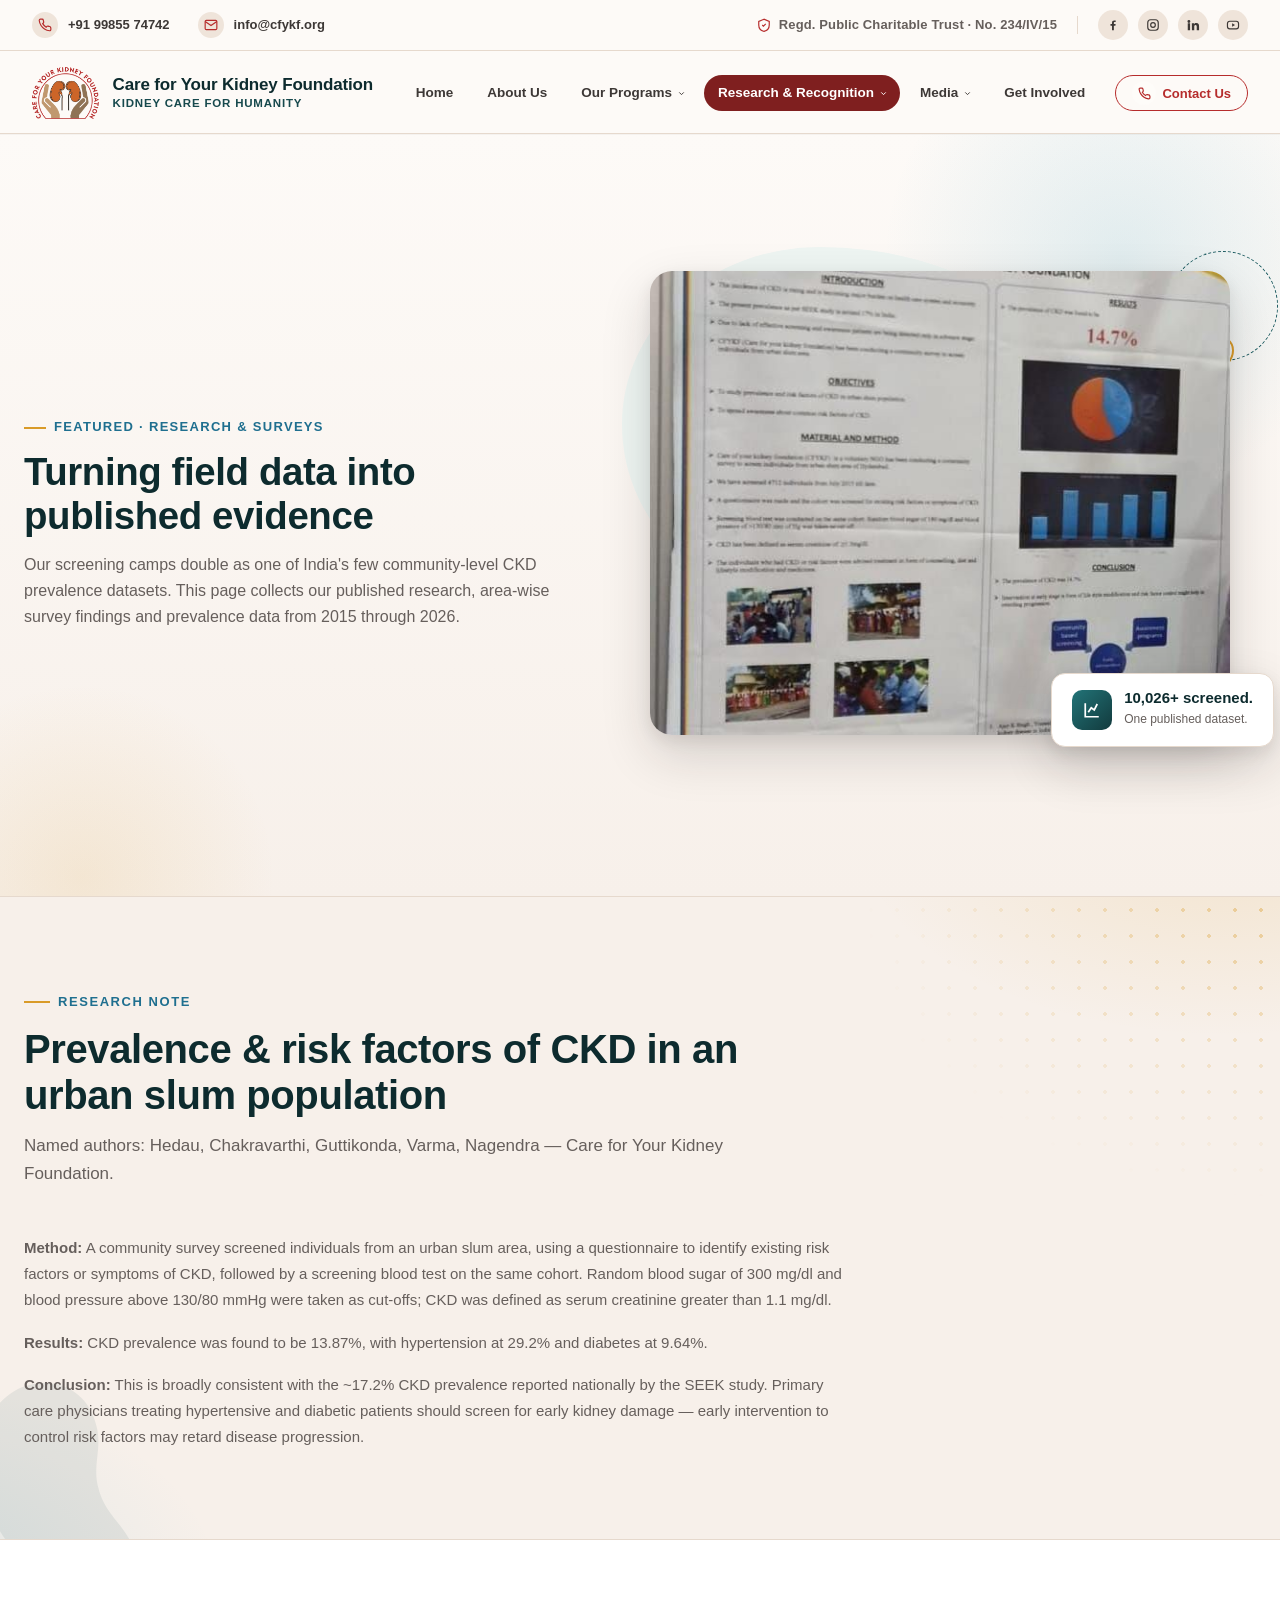
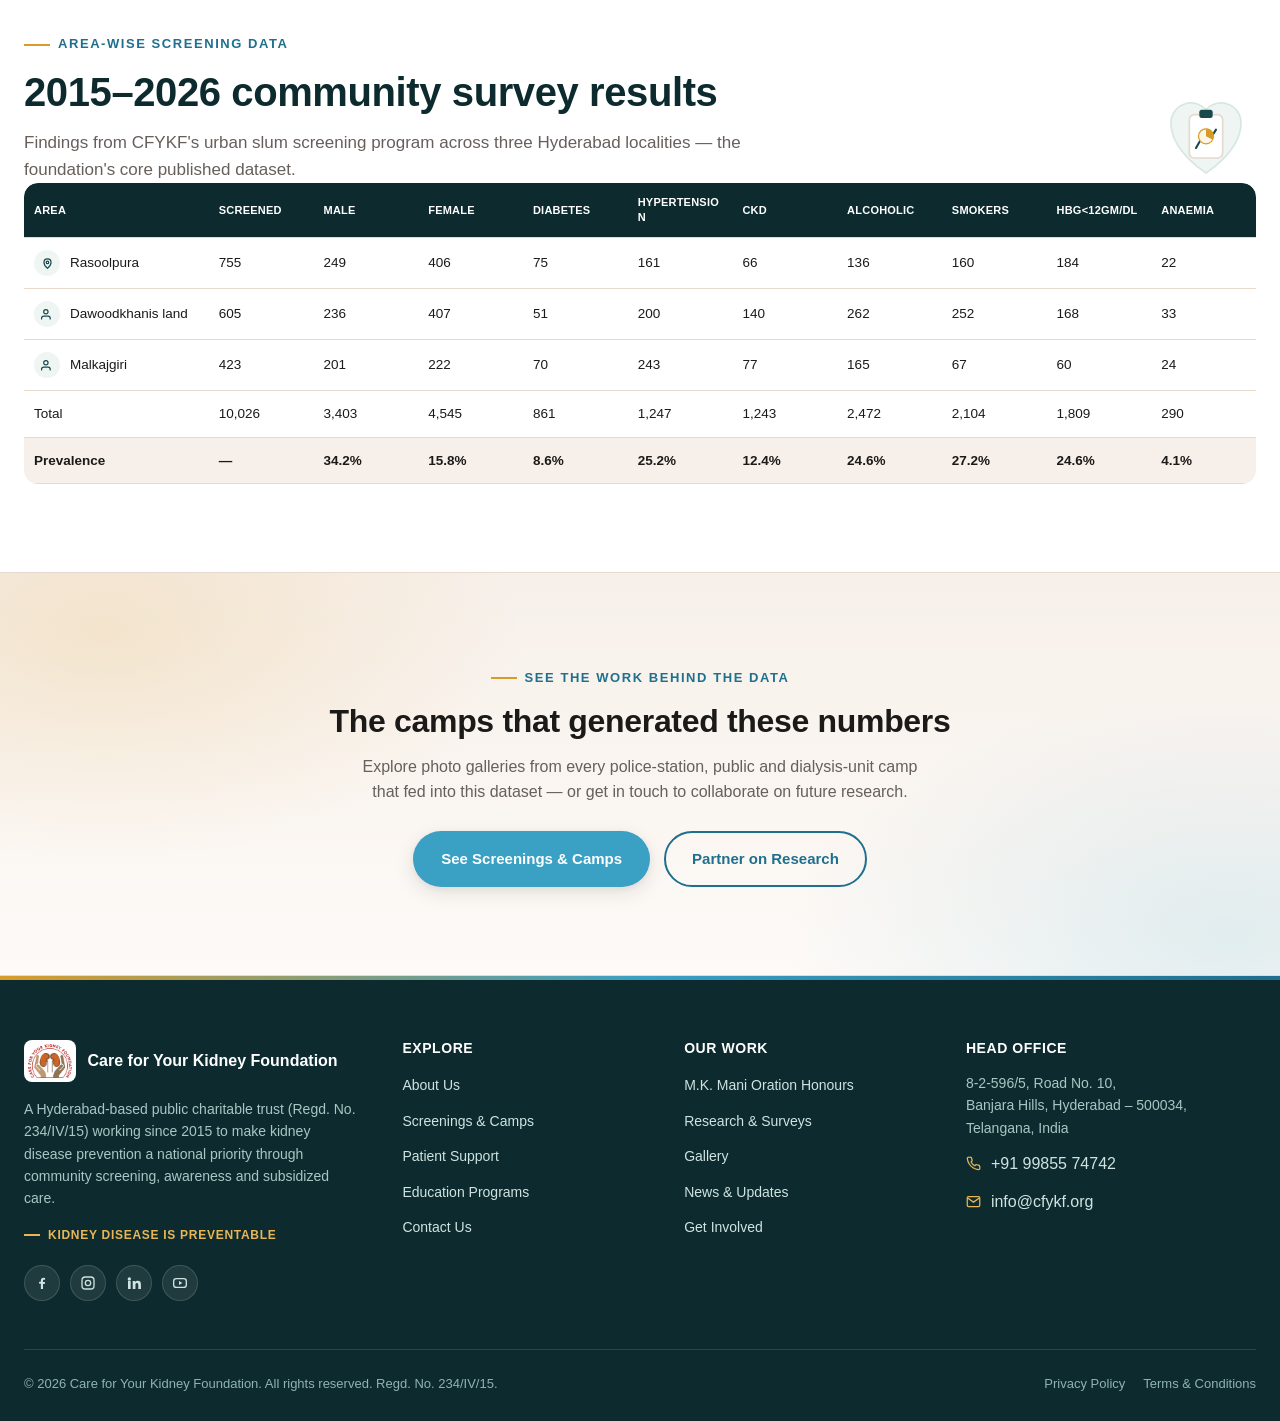
<file: research-surveys.html>
<!doctype html>
<html lang="en">
<head>
<meta charset="UTF-8">
<meta name="viewport" content="width=device-width, initial-scale=1.0">
<title>Research &amp; Surveys | Care for Your Kidney Foundation</title>
<meta name="description" content="CFYKF's published CKD prevalence research and area-wise community survey data from screening camps across Hyderabad — one of India's few community-level kidney disease datasets.">
<link rel="canonical" href="https://cfykf.org/research-surveys.html">
<meta name="robots" content="index, follow">
<meta name="theme-color" content="#0d2b2e">
<meta property="og:type" content="website">
<meta property="og:site_name" content="Care for Your Kidney Foundation">
<meta property="og:title" content="Research & Surveys | Care for Your Kidney Foundation">
<meta property="og:description" content="CFYKF's published CKD prevalence research and area-wise community survey data from screening camps across Hyderabad — one of India's few community-level kidney disease datasets.">
<meta property="og:url" content="https://cfykf.org/research-surveys.html">
<meta property="og:image" content="https://cfykf.org/assets/images/shared/logo.png">
<meta property="og:locale" content="en_IN">
<meta name="twitter:card" content="summary_large_image">
<meta name="twitter:title" content="Research & Surveys | Care for Your Kidney Foundation">
<meta name="twitter:description" content="CFYKF's published CKD prevalence research and area-wise community survey data from screening camps across Hyderabad — one of India's few community-level kidney disease datasets.">
<meta name="twitter:image" content="https://cfykf.org/assets/images/shared/logo.png">
<link rel="apple-touch-icon" href="assets/images/shared/logo.png">
<link rel="icon" href="assets/images/shared/logo.png">
<link rel="stylesheet" href="css/styles.css">
<script type="application/ld+json">
{
  "@context": "https://schema.org",
  "@type": "NGO",
  "@id": "https://cfykf.org/#organization",
  "name": "Care for Your Kidney Foundation",
  "alternateName": "CFYKF",
  "url": "https://cfykf.org/",
  "logo": "https://cfykf.org/assets/images/shared/logo.png",
  "image": "https://cfykf.org/assets/images/shared/logo.png",
  "description": "Care for Your Kidney Foundation (CFYKF) is a Hyderabad-based charitable trust working since 2015 to prevent kidney disease through community screening, awareness and subsidized treatment.",
  "disambiguatingDescription": "An independent Hyderabad, India-based kidney disease charity (Regd. Public Charitable Trust No. 234/IV/15) — not affiliated with the U.S. National Kidney Foundation.",
  "foundingDate": "2015",
  "email": "info@cfykf.org",
  "telephone": "+91-99855-74742",
  "slogan": "Kidney Disease is Preventable",
  "address": {
    "@type": "PostalAddress",
    "streetAddress": "8-2-596/5, Road No. 10, Banjara Hills",
    "addressLocality": "Hyderabad",
    "addressRegion": "Telangana",
    "postalCode": "500034",
    "addressCountry": "IN"
  },
  "areaServed": {
    "@type": "City",
    "name": "Hyderabad"
  }
}
</script>
<script type="application/ld+json">
{
  "@context": "https://schema.org",
  "@type": "BreadcrumbList",
  "itemListElement": [
    {
      "@type": "ListItem",
      "position": 1,
      "name": "Home",
      "item": "https://cfykf.org/"
    },
    {
      "@type": "ListItem",
      "position": 2,
      "name": "Research & Recognition"
    },
    {
      "@type": "ListItem",
      "position": 3,
      "name": "Research & Surveys"
    }
  ]
}
</script>
</head>
<body>

<div class="header-topbar">
  <div class="topbar-wrap">
    <div class="htb-contacts">
      <a href="tel:+919985574742"><span class="htb-ic"><svg viewBox="0 0 24 24" fill="none" stroke="currentColor" stroke-width="2"><path d="M22 16.9v3a2 2 0 0 1-2.2 2 19.8 19.8 0 0 1-8.6-3.1 19.5 19.5 0 0 1-6-6 19.8 19.8 0 0 1-3.1-8.6A2 2 0 0 1 4.1 2h3a2 2 0 0 1 2 1.7c.1.9.3 1.8.6 2.7a2 2 0 0 1-.5 2.1L8 9.7a16 16 0 0 0 6 6l1.2-1.2a2 2 0 0 1 2.1-.5c.9.3 1.8.5 2.7.6a2 2 0 0 1 1.7 2Z"/></svg></span><span>+91 99855 74742</span></a>
      <a href="mailto:info@cfykf.org"><span class="htb-ic"><svg viewBox="0 0 24 24" fill="none" stroke="currentColor" stroke-width="2"><rect x="2" y="4" width="20" height="16" rx="2"/><path d="m22 6-10 7L2 6"/></svg></span><span>info@cfykf.org</span></a>
    </div>
    <div class="htb-right">
      <span class="htb-badge"><svg viewBox="0 0 24 24" fill="none" stroke="currentColor" stroke-width="2"><path d="M12 2 3 6v6c0 5.5 3.8 9.7 9 11 5.2-1.3 9-5.5 9-11V6l-9-4Z"/><path d="m9 12 2 2 4-4"/></svg>Regd. Public Charitable Trust · No. 234/IV/15</span>
      <div class="htb-divider"></div>
      <div class="htb-social">
        <a href="#" aria-label="Facebook"><svg viewBox="0 0 24 24" fill="currentColor"><path d="M13.5 21v-7.6h2.6l.4-3h-3v-1.9c0-.87.24-1.46 1.5-1.46h1.6V4.35A21 21 0 0 0 14 4.2c-2.2 0-3.7 1.34-3.7 3.8v2.1H7.7v3h2.6V21h3.2Z"/></svg></a>
        <a href="#" aria-label="Instagram"><svg viewBox="0 0 24 24" fill="none" stroke="currentColor" stroke-width="2"><rect x="3" y="3" width="18" height="18" rx="5"/><circle cx="12" cy="12" r="4"/><path d="M17.5 6.5h.01"/></svg></a>
        <a href="#" aria-label="LinkedIn"><svg viewBox="0 0 24 24" fill="currentColor"><path d="M4.98 3.5a2.5 2.5 0 1 0 0 5 2.5 2.5 0 0 0 0-5ZM3 9h4v12H3zM10 9h3.8v1.7h.05c.53-1 1.83-2 3.77-2 4.03 0 4.78 2.5 4.78 5.8V21h-4v-5.9c0-1.4 0-3.2-1.97-3.2s-2.27 1.5-2.27 3.1V21h-4z"/></svg></a>
        <a href="#" aria-label="YouTube"><svg viewBox="0 0 24 24" fill="none" stroke="currentColor" stroke-width="2"><rect x="2.5" y="5.5" width="19" height="13" rx="4"/><path d="m10.5 9 5 3-5 3Z" fill="currentColor" stroke="none"/></svg></a>
      </div>
    </div>
  </div>
</div>

<header class="site-header">
  <div class="nav-wrap">
    <a href="index.html" class="brand">
      <img src="assets/images/shared/logo.png" alt="Care for Your Kidney Foundation logo">
      <div class="brand-text"><strong class="brand-full">Care for Your Kidney Foundation</strong><strong class="brand-short">CFYKF</strong><span>Kidney Care for Humanity</span></div>
    </a>
    <div class="nav-menu">
      <nav class="nav-links">
        <a href="index.html"><svg class="nl-ic" viewBox="0 0 24 24" fill="none" stroke="currentColor" stroke-width="2"><path d="M3 10.5 12 3l9 7.5"/><path d="M5 9.5V20a1 1 0 0 0 1 1h4v-6h4v6h4a1 1 0 0 0 1-1V9.5"/></svg>Home</a>
        <a href="about.html"><svg class="nl-ic" viewBox="0 0 24 24" fill="none" stroke="currentColor" stroke-width="2"><circle cx="12" cy="8" r="4"/><path d="M4 21c0-4.4 3.6-8 8-8s8 3.6 8 8"/></svg>About Us</a>
        <div class="nav-dropdown">
          <button type="button" class="nav-dropdown-trigger" aria-haspopup="true" aria-expanded="false"><svg class="nl-ic" viewBox="0 0 24 24" fill="none" stroke="currentColor" stroke-width="2"><path d="M20.8 4.6a5.5 5.5 0 0 0-7.8 0L12 5.6l-1-1a5.5 5.5 0 0 0-7.8 7.8l1 1L12 21l7.8-7.6 1-1a5.5 5.5 0 0 0 0-7.8Z"/></svg>Our Programs<svg class="nav-dropdown-caret" viewBox="0 0 24 24" fill="none" stroke="currentColor" stroke-width="2.5"><path d="m6 9 6 6 6-6"/></svg></button>
          <div class="nav-dropdown-menu">
            <a href="screenings.html"><svg class="nl-ic" viewBox="0 0 24 24" fill="none" stroke="currentColor" stroke-width="2"><path d="M20.8 4.6a5.5 5.5 0 0 0-7.8 0L12 5.6l-1-1a5.5 5.5 0 0 0-7.8 7.8l1 1L12 21l7.8-7.6 1-1a5.5 5.5 0 0 0 0-7.8Z"/></svg>Screenings &amp; Camps</a>
            <a href="patient-support.html"><svg class="nl-ic" viewBox="0 0 24 24" fill="none" stroke="currentColor" stroke-width="2"><path d="M12 21s-7-4.5-9.5-9A5.5 5.5 0 0 1 12 6a5.5 5.5 0 0 1 9.5 6c-2.5 4.5-9.5 9-9.5 9Z"/></svg>Patient Support</a>
            <a href="education-programs.html"><svg class="nl-ic" viewBox="0 0 24 24" fill="none" stroke="currentColor" stroke-width="2"><path d="M14 2H6a2 2 0 0 0-2 2v16a2 2 0 0 0 2 2h12a2 2 0 0 0 2-2V8z"/><path d="M14 2v6h6M9 13h6M9 17h6"/></svg>Education Programs</a>
          </div>
        </div>
        <div class="nav-dropdown">
          <button type="button" class="nav-dropdown-trigger active" aria-haspopup="true" aria-expanded="false"><svg class="nl-ic" viewBox="0 0 24 24" fill="none" stroke="currentColor" stroke-width="2"><path d="M3 3v18h18M7 15l4-6 4 3 4-8"/></svg>Research &amp; Recognition<svg class="nav-dropdown-caret" viewBox="0 0 24 24" fill="none" stroke="currentColor" stroke-width="2.5"><path d="m6 9 6 6 6-6"/></svg></button>
          <div class="nav-dropdown-menu">
            <a href="research-surveys.html" class="active"><svg class="nl-ic" viewBox="0 0 24 24" fill="none" stroke="currentColor" stroke-width="2"><path d="M3 3v18h18M7 15l4-6 4 3 4-8"/></svg>Research &amp; Surveys</a>
            <a href="honour-oration.html"><svg class="nl-ic" viewBox="0 0 24 24" fill="none" stroke="currentColor" stroke-width="2"><circle cx="12" cy="8" r="6"/><path d="M8.5 13.5 7 22l5-3 5 3-1.5-8.5"/></svg>M.K. Mani Oration Honours</a>
          </div>
        </div>
        <div class="nav-dropdown">
          <button type="button" class="nav-dropdown-trigger" aria-haspopup="true" aria-expanded="false"><svg class="nl-ic" viewBox="0 0 24 24" fill="none" stroke="currentColor" stroke-width="2"><rect x="3" y="3" width="18" height="18" rx="2"/><circle cx="8.5" cy="8.5" r="1.5"/><path d="M21 15l-5-5L5 21"/></svg>Media<svg class="nav-dropdown-caret" viewBox="0 0 24 24" fill="none" stroke="currentColor" stroke-width="2.5"><path d="m6 9 6 6 6-6"/></svg></button>
          <div class="nav-dropdown-menu">
            <a href="gallery.html"><svg class="nl-ic" viewBox="0 0 24 24" fill="none" stroke="currentColor" stroke-width="2"><rect x="3" y="3" width="18" height="18" rx="2"/><circle cx="8.5" cy="8.5" r="1.5"/><path d="M21 15l-5-5L5 21"/></svg>Gallery</a>
            <a href="news-updates.html"><svg class="nl-ic" viewBox="0 0 24 24" fill="none" stroke="currentColor" stroke-width="2"><rect x="3" y="4.5" width="18" height="17" rx="2"/><path d="M16 2.5v4M8 2.5v4M3 10h18"/></svg>News &amp; Updates</a>
          </div>
        </div>
        <a href="get-involved.html"><svg class="nl-ic" viewBox="0 0 24 24" fill="none" stroke="currentColor" stroke-width="2"><path d="M17 21v-2a4 4 0 0 0-4-4H5a4 4 0 0 0-4 4v2"/><circle cx="9" cy="7" r="4"/><path d="M23 21v-2a4 4 0 0 0-3-3.87M16 3.13a4 4 0 0 1 0 7.75"/></svg>Get Involved</a>
      <a href="contact.html" class="nav-contact-link"><svg class="nl-ic" viewBox="0 0 24 24" fill="none" stroke="currentColor" stroke-width="2"><path d="M22 16.9v3a2 2 0 0 1-2.2 2 19.8 19.8 0 0 1-8.6-3.1 19.5 19.5 0 0 1-6-6 19.8 19.8 0 0 1-3.1-8.6A2 2 0 0 1 4.1 2h3a2 2 0 0 1 2 1.7c.1.9.3 1.8.6 2.7a2 2 0 0 1-.5 2.1L8 9.7a16 16 0 0 0 6 6l1.2-1.2a2 2 0 0 1 2.1-.5c.9.3 1.8.5 2.7.6a2 2 0 0 1 1.7 2Z"/></svg>Contact Us</a>

        <div class="nav-links-contact">
          <a href="tel:+919985574742" class="nlc-item">
            <span class="nlc-ic"><svg viewBox="0 0 24 24" fill="none" stroke="currentColor" stroke-width="2"><path d="M22 16.9v3a2 2 0 0 1-2.2 2 19.8 19.8 0 0 1-8.6-3.1 19.5 19.5 0 0 1-6-6 19.8 19.8 0 0 1-3.1-8.6A2 2 0 0 1 4.1 2h3a2 2 0 0 1 2 1.7c.1.9.3 1.8.6 2.7a2 2 0 0 1-.5 2.1L8 9.7a16 16 0 0 0 6 6l1.2-1.2a2 2 0 0 1 2.1-.5c.9.3 1.8.5 2.7.6a2 2 0 0 1 1.7 2Z"/></svg></span>
            <div><b>Call Us</b><span>+91 99855 74742</span></div>
          </a>
          <a href="mailto:info@cfykf.org" class="nlc-item">
            <span class="nlc-ic"><svg viewBox="0 0 24 24" fill="none" stroke="currentColor" stroke-width="2"><rect x="2" y="4" width="20" height="16" rx="2"/><path d="m22 6-10 7L2 6"/></svg></span>
            <div><b>Email Us</b><span>info@cfykf.org</span></div>
          </a>
        </div>
      </nav>
      <div class="nav-cta">
        <a href="contact.html" class="btn btn-outline nav-contact-btn"><span class="btn-ic"><svg viewBox="0 0 24 24" fill="none" stroke="currentColor" stroke-width="2.2"><path d="M22 16.9v3a2 2 0 0 1-2.2 2 19.8 19.8 0 0 1-8.6-3.1 19.5 19.5 0 0 1-6-6 19.8 19.8 0 0 1-3.1-8.6A2 2 0 0 1 4.1 2h3a2 2 0 0 1 2 1.7c.1.9.3 1.8.6 2.7a2 2 0 0 1-.5 2.1L8 9.7a16 16 0 0 0 6 6l1.2-1.2a2 2 0 0 1 2.1-.5c.9.3 1.8.5 2.7.6a2 2 0 0 1 1.7 2Z"/></svg></span>Contact Us</a>
        <button class="nav-toggle" aria-label="Menu" aria-expanded="false"><span></span><span></span><span></span></button>
      </div>
    </div>
  </div>
</header>

<section class="hero2" style="padding-top:26px;">
  <div class="container">
    <div class="hero2-grid reveal">
      <div>
        <div class="crumb">Featured · Research &amp; Surveys</div>
        <h1>Turning field data into published evidence</h1>
        <p class="lead">Our screening camps double as one of India's few community-level CKD prevalence datasets. This page collects our published research, area-wise survey findings and prevalence data from 2015 through 2026.</p>
      </div>
      <div class="hero-photo-wrap">
        <svg class="squiggle" width="64" height="86" viewBox="0 0 64 86" fill="none" stroke="var(--gold-500)" stroke-width="2">
          <path d="M4 4c28 0 28 28 0 39s-28 28 0 39" stroke-linecap="round"/>
        </svg>
        <div class="image-stack">
          <div class="is-main"><img src="assets/images/screenings_research/research-poster.jpg" alt="CFYKF research poster: Prevalence of CKD and risk factors in urban slums of Hyderabad"></div>
          <div class="is-badge" style="left:auto;right:-18px;top:auto;bottom:22px;">
            <div class="ico" style="background:linear-gradient(135deg,var(--teal-500),var(--teal-800));"><svg width="18" height="18" viewBox="0 0 24 24" fill="none" stroke="currentColor" stroke-width="2.3"><path d="M3 3v18h18M7 15l4-6 4 3 4-8"/></svg></div>
            <div><b style="font-size:15px;">10,026+ screened.</b><span>One published dataset.</span></div>
          </div>
        </div>
      </div>
    </div>
  </div>
</section>

<section class="bg-tint" id="research-note">
  <div class="container">
    <div class="section-head reveal">
      <div class="eyebrow">Research note</div>
      <h2>Prevalence &amp; risk factors of CKD in an urban slum population</h2>
      <p>Named authors: Hedau, Chakravarthi, Guttikonda, Varma, Nagendra — Care for Your Kidney Foundation.</p>
    </div>
    <div class="reveal" style="max-width:820px;font-size:15px;line-height:1.75;color:var(--ink-500);">
      <p><strong>Method:</strong> A community survey screened individuals from an urban slum area, using a questionnaire to identify existing risk factors or symptoms of CKD, followed by a screening blood test on the same cohort. Random blood sugar of 300 mg/dl and blood pressure above 130/80 mmHg were taken as cut-offs; CKD was defined as serum creatinine greater than 1.1 mg/dl.</p>
      <p style="margin-top:16px;"><strong>Results:</strong> CKD prevalence was found to be 13.87%, with hypertension at 29.2% and diabetes at 9.64%.</p>
      <p style="margin-top:16px;"><strong>Conclusion:</strong> This is broadly consistent with the ~17.2% CKD prevalence reported nationally by the SEEK study. Primary care physicians treating hypertensive and diabetic patients should screen for early kidney damage — early intervention to control risk factors may retard disease progression.</p>
    </div>
  </div>
</section>

<section class="bg-paper">
  <div class="container">
    <div class="section-head-row reveal">
      <div class="section-head">
        <div class="eyebrow">Area-wise screening data</div>
        <h2>2015–2026 community survey results</h2>
        <p>Findings from CFYKF's urban slum screening program across three Hyderabad localities — the foundation's core published dataset.</p>
      </div>
      <svg class="section-icon" width="100" height="100" viewBox="0 0 120 120" fill="none">
        <path d="M60 108S18 82 18 48a24 24 0 0 1 42-16 24 24 0 0 1 42 16c0 34-42 60-42 60Z" fill="var(--wash-sage)" stroke="var(--wash-sage-line)" stroke-width="2"/>
        <rect x="40" y="38" width="40" height="52" rx="6" fill="#fff" stroke="var(--line)" stroke-width="2"/>
        <rect x="52" y="32" width="16" height="10" rx="3" fill="var(--teal-700)"/>
        <path d="M48 78l8-14 6 8 10-16" stroke="var(--teal-700)" stroke-width="2.5" stroke-linecap="round" stroke-linejoin="round" fill="none"/>
        <circle cx="60" cy="64" r="9" fill="var(--wash-gold)" stroke="var(--gold-500)" stroke-width="1.5"/>
        <path d="M60 64 60 55 A9 9 0 0 1 68 68Z" fill="var(--gold-500)"/>
      </svg>
    </div>
    <div class="table-scroll reveal">
      <table class="data-table">
        <thead>
          <tr><th>Area</th><th>Screened</th><th>Male</th><th>Female</th><th>Diabetes</th><th>Hypertension</th><th>CKD</th><th>Alcoholic</th><th>Smokers</th><th>HBG&lt;12GM/DL</th><th>Anaemia</th></tr>
        </thead>
        <tbody>
          <tr><td><span class="area-cell"><span class="pin"><svg viewBox="0 0 24 24" fill="none" stroke="currentColor" stroke-width="2.2"><path d="M12 21s-6.5-5.5-6.5-11A6.5 6.5 0 0 1 12 3.5 6.5 6.5 0 0 1 18.5 10c0 5.5-6.5 11-6.5 11Z"/><circle cx="12" cy="10" r="2.3"/></svg></span>Rasoolpura</span></td><td>755</td><td>249</td><td>406</td><td>75</td><td>161</td><td>66</td><td>136</td><td>160</td><td>184</td><td>22</td></tr>
          <tr><td><span class="area-cell"><span class="pin"><svg viewBox="0 0 24 24" fill="none" stroke="currentColor" stroke-width="2.2"><path d="M17 21v-2a4 4 0 0 0-4-4H5a4 4 0 0 0-4 4v2"/><circle cx="9" cy="7" r="4"/></svg></span>Dawoodkhanis land</span></td><td>605</td><td>236</td><td>407</td><td>51</td><td>200</td><td>140</td><td>262</td><td>252</td><td>168</td><td>33</td></tr>
          <tr><td><span class="area-cell"><span class="pin"><svg viewBox="0 0 24 24" fill="none" stroke="currentColor" stroke-width="2.2"><path d="M17 21v-2a4 4 0 0 0-4-4H5a4 4 0 0 0-4 4v2"/><circle cx="9" cy="7" r="4"/></svg></span>Malkajgiri</span></td><td>423</td><td>201</td><td>222</td><td>70</td><td>243</td><td>77</td><td>165</td><td>67</td><td>60</td><td>24</td></tr>
          <tr><td>Total</td><td>10,026</td><td>3,403</td><td>4,545</td><td>861</td><td>1,247</td><td>1,243</td><td>2,472</td><td>2,104</td><td>1,809</td><td>290</td></tr>
          <tr><td>Prevalence</td><td>—</td><td>34.2%</td><td>15.8%</td><td>8.6%</td><td>25.2%</td><td>12.4%</td><td>24.6%</td><td>27.2%</td><td>24.6%</td><td>4.1%</td></tr>
        </tbody>
      </table>
    </div>
  </div>
</section>

<section class="bg-teal">
  <div class="container reveal" style="text-align:center;">
    <div class="eyebrow" style="justify-content:center;">See the work behind the data</div>
    <h2 style="font-size:clamp(24px,3vw,32px);">The camps that generated these numbers</h2>
    <p style="color:var(--ink-500);max-width:560px;margin:14px auto 0;">Explore photo galleries from every police-station, public and dialysis-unit camp that fed into this dataset — or get in touch to collaborate on future research.</p>
    <div class="hero-actions" style="justify-content:center;margin-top:26px;">
      <a href="screenings.html" class="btn btn-primary">See Screenings &amp; Camps</a>
      <a href="contact.html" class="btn btn-ghost">Partner on Research</a>
    </div>
  </div>
</section>

<footer class="site-footer">
  <div class="container">
    <div class="footer-grid reveal">
      <div>
        <div class="footer-brand"><img src="assets/images/shared/logo.png" alt="logo"><strong>Care for Your Kidney Foundation</strong></div>
        <p>A Hyderabad-based public charitable trust (Regd. No. 234/IV/15) working since 2015 to make kidney disease prevention a national priority through community screening, awareness and subsidized care.</p>
        <div class="footer-tagline">Kidney Disease is Preventable</div>
        <div class="footer-social">
          <a href="#" aria-label="Facebook"><svg viewBox="0 0 24 24" fill="currentColor"><path d="M13.5 21v-7.6h2.6l.4-3h-3v-1.9c0-.87.24-1.46 1.5-1.46h1.6V4.35A21 21 0 0 0 14 4.2c-2.2 0-3.7 1.34-3.7 3.8v2.1H7.7v3h2.6V21h3.2Z"/></svg></a>
          <a href="#" aria-label="Instagram"><svg viewBox="0 0 24 24" fill="none" stroke="currentColor" stroke-width="2"><rect x="3" y="3" width="18" height="18" rx="5"/><circle cx="12" cy="12" r="4"/><path d="M17.5 6.5h.01"/></svg></a>
          <a href="#" aria-label="LinkedIn"><svg viewBox="0 0 24 24" fill="currentColor"><path d="M4.98 3.5a2.5 2.5 0 1 0 0 5 2.5 2.5 0 0 0 0-5ZM3 9h4v12H3zM10 9h3.8v1.7h.05c.53-1 1.83-2 3.77-2 4.03 0 4.78 2.5 4.78 5.8V21h-4v-5.9c0-1.4 0-3.2-1.97-3.2s-2.27 1.5-2.27 3.1V21h-4z"/></svg></a>
          <a href="#" aria-label="YouTube"><svg viewBox="0 0 24 24" fill="none" stroke="currentColor" stroke-width="2"><rect x="2.5" y="5.5" width="19" height="13" rx="4"/><path d="m10.5 9 5 3-5 3Z" fill="currentColor" stroke="none"/></svg></a>
        </div>
      </div>
      <div>
        <h4>Explore</h4>
        <ul>
          <li><a href="about.html">About Us</a></li>
          <li><a href="screenings.html">Screenings &amp; Camps</a></li>
          <li><a href="patient-support.html">Patient Support</a></li>
          <li><a href="education-programs.html">Education Programs</a></li>
          <li><a href="contact.html">Contact Us</a></li>
        </ul>
      </div>
      <div>
        <h4>Our Work</h4>
        <ul>
          <li><a href="honour-oration.html">M.K. Mani Oration Honours</a></li>
          <li><a href="research-surveys.html">Research &amp; Surveys</a></li>
          <li><a href="gallery.html">Gallery</a></li>
          <li><a href="news-updates.html">News &amp; Updates</a></li>
          <li><a href="get-involved.html">Get Involved</a></li>
        </ul>
      </div>
      <div>
        <h4>Head Office</h4>
        <p>8-2-596/5, Road No. 10,<br>Banjara Hills, Hyderabad – 500034,<br>Telangana, India</p>
        <div class="footer-contact-row"><svg viewBox="0 0 24 24" fill="none" stroke="currentColor" stroke-width="2"><path d="M22 16.9v3a2 2 0 0 1-2.2 2 19.8 19.8 0 0 1-8.6-3.1 19.5 19.5 0 0 1-6-6 19.8 19.8 0 0 1-3.1-8.6A2 2 0 0 1 4.1 2h3a2 2 0 0 1 2 1.7c.1.9.3 1.8.6 2.7a2 2 0 0 1-.5 2.1L8 9.7a16 16 0 0 0 6 6l1.2-1.2a2 2 0 0 1 2.1-.5c.9.3 1.8.5 2.7.6a2 2 0 0 1 1.7 2Z"/></svg><span>+91 99855 74742</span></div>
        <div class="footer-contact-row"><svg viewBox="0 0 24 24" fill="none" stroke="currentColor" stroke-width="2"><rect x="2" y="4" width="20" height="16" rx="2"/><path d="m22 6-10 7L2 6"/></svg><span>info@cfykf.org</span></div>
      </div>
    </div>
    <div class="footer-bottom">
      <span>© 2026 Care for Your Kidney Foundation. All rights reserved. Regd. No. 234/IV/15.</span>
      <div class="fb-links">
        <a href="#">Privacy Policy</a>
        <a href="#">Terms &amp; Conditions</a>
      </div>
    </div>
  </div>
</footer>

<script src="js/main.js"></script>
</body>
</html>
</file>
<file: css/styles.css>
﻿/* ==========================================================================
   Care for Your Kidney Foundation â€” design system
   ========================================================================== */

:root{
  /* Primary accent â€” a calm sky/azure blue (deliberately not red/maroon).
     Token names kept as maroon-*/coral-* since they're referenced throughout
     this file and the HTML via var(); only the colour values changed. */
  --maroon-900:#123449;
  --maroon-800:#18506a;
  --maroon-700:#1f6f8f;
  --maroon-600:#2683a6;
  --coral-500:#3aa0c4;
  --coral-400:#63b8d6;
  --gold-500:#d99b28;
  --gold-400:#e8b656;
  --teal-900:#0d2b2e;
  --teal-800:#123a3d;
  --teal-700:#17494d;
  --teal-600:#1d5c61;
  --teal-500:#227478;
  /* Logo red/orange â€” sampled from assets/images/shared/logo.png, used for the header nav
     (active links, highlight pill, CTA buttons) */
  --brand-900:#7f1f1f;
  --brand-700:#b62c2c;
  --brand-600:#cc6528;
  --ink-900:#1c1a19;
  --ink-700:#3d3836;
  --ink-500:#665f5c;
  --ink-300:#a89f9b;
  --paper-0:#ffffff;
  --paper-50:#fdfaf7;
  --paper-100:#f7f0ea;
  --paper-200:#efe4da;
  --line:#e6d9cd;
  --wash-rose:#eaf4fa;
  --wash-rose-line:#cfe6f2;
  --wash-gold:#fdf6e6;
  --wash-gold-line:#f3e3bd;
  --wash-sage:#eef5f2;
  --wash-sage-line:#d7e7e1;
  --shadow-sm: 0 1px 2px rgba(28,26,25,.06), 0 1px 1px rgba(28,26,25,.04);
  --shadow-md: 0 6px 20px rgba(28,26,25,.10), 0 2px 6px rgba(28,26,25,.06);
  --shadow-lg: 0 20px 50px rgba(28,26,25,.16), 0 6px 16px rgba(28,26,25,.08);
  --radius-sm: 8px;
  --radius-md: 14px;
  --radius-lg: 22px;
  --font-body: -apple-system, "Segoe UI", Roboto, "Helvetica Neue", Arial, sans-serif;
  --container: 1440px;
}

*,*::before,*::after{ box-sizing:border-box; }
html{ scroll-behavior:smooth; scroll-padding-top:94px; overflow-x:hidden; }
body{
  margin:0;
  font-family:var(--font-body);
  color:var(--ink-900);
  background:var(--paper-50);
  line-height:1.6;
  -webkit-font-smoothing:antialiased;
  overflow-x:hidden;
  max-width:100vw;
}
img{ max-width:100%; display:block; }
a{ color:inherit; text-decoration:none; }
ul{ margin:0; padding:0; list-style:none; }
h1,h2,h3,h4{ margin:0; line-height:1.15; font-weight:800; letter-spacing:-.01em; }
p{ margin:0; }
.container{ width:100%; max-width:var(--container); margin:0 auto; padding:0 24px; }

section{ padding:88px 0; }
@media (max-width:768px){ section{ padding:56px 0; } }

.eyebrow{
  display:inline-flex; align-items:center; gap:8px;
  font-size:13px; font-weight:800; letter-spacing:.12em; text-transform:uppercase;
  color:var(--maroon-700);
  margin-bottom:14px;
}
.eyebrow::before{
  content:""; width:26px; height:2px; background:var(--gold-500); display:inline-block;
}
.section-head{ max-width:720px; margin-bottom:48px; }
.section-head h2{ font-size:clamp(28px,3.4vw,40px); color:var(--teal-900); }
.section-head p{ margin-top:14px; font-size:17px; color:var(--ink-500); }
.section-head.center{ margin-left:auto; margin-right:auto; text-align:center; }

.section-head-row{ display:flex; align-items:flex-end; justify-content:space-between; gap:32px; }
.section-head-row .section-head{ margin-bottom:0; }
.section-icon{ flex-shrink:0; }
@media (max-width:820px){ .section-icon{ display:none; } }

/* ---------- hero photo decoration (dashed ring + blob + squiggle) ---------- */
.hero-photo-wrap{ position:relative; }
.hero-photo-wrap::before{
  content:""; position:absolute; left:-28px; top:-24px; width:74%; height:74%;
  background:var(--wash-sage); border-radius:44% 56% 52% 48% / 48% 44% 56% 52%; z-index:0;
}
.hero-photo-wrap::after{
  content:""; position:absolute; right:-22px; top:-20px; width:110px; height:110px;
  border:1.5px dashed var(--teal-600); border-radius:50%; z-index:0;
}
.hero-photo-wrap .squiggle{ position:absolute; right:-16px; top:60px; z-index:0; pointer-events:none; }
.hero-photo-wrap .image-stack{ position:relative; z-index:1; }

/* ---------- contact hero photo: compact tilted showcase frame ---------- */
.hero2-photo.image-stack{
  max-width:480px; aspect-ratio:4/3.2; margin-left:auto; border-width:5px;
  box-shadow:14px 14px 0 var(--gold-500), var(--shadow-lg);
  transition:transform .35s ease, box-shadow .35s ease;
}
.hero2-photo.image-stack:hover{
  transform:translateY(-4px);
  box-shadow:8px 8px 0 var(--gold-500), var(--shadow-lg);
}
.hero-photo-wrap .hero-photo-chip{
  position:absolute; left:-20px; bottom:18px; z-index:2;
  background:#fff; border:1px solid var(--line); border-radius:var(--radius-md);
  box-shadow:var(--shadow-lg); padding:12px 18px 12px 14px; display:flex; align-items:center; gap:12px;
}
.hero-photo-chip .ico{
  width:36px; height:36px; border-radius:10px; flex-shrink:0; background:var(--teal-900); color:#fff;
  display:flex; align-items:center; justify-content:center;
}
.hero-photo-chip .ico svg{ width:17px; height:17px; }
.hero-photo-chip b{ display:block; font-size:13px; font-weight:800; color:var(--teal-900); line-height:1.2; }
.hero-photo-chip span{ display:block; font-size:11px; color:var(--ink-500); margin-top:1px; }
@media (max-width:900px){
  .hero2-photo.image-stack{ margin:0 auto; transform:none; box-shadow:var(--shadow-lg); }
  .hero-photo-chip{ left:12px; bottom:-16px; }
}
@media (max-width:900px){ .hero-photo-wrap::before,.hero-photo-wrap::after,.hero-photo-wrap .squiggle{ display:none; } }

.bg-paper{ background:var(--paper-0); }

/* Warm "paper" band â€” soft corner glows, a faint dot-grid and a kidney
   watermark instead of a flat tint, so alternating sections read as
   designed rather than just a color swap. */
.bg-tint{
  position:relative; overflow:hidden; isolation:isolate;
  background:
    radial-gradient(620px 340px at 96% -10%, rgba(217,155,40,.15), transparent 60%),
    radial-gradient(560px 360px at -8% 108%, rgba(58,160,196,.13), transparent 58%),
    var(--paper-100);
  border-top:1px solid var(--line); border-bottom:1px solid var(--line);
}
.bg-tint::before{
  content:""; position:absolute; inset:0; z-index:0; pointer-events:none;
  background-image:radial-gradient(var(--gold-500) 1.6px, transparent 1.6px);
  background-size:26px 26px;
  -webkit-mask-image:radial-gradient(580px 420px at 100% 0%, #000 0%, transparent 72%);
          mask-image:radial-gradient(580px 420px at 100% 0%, #000 0%, transparent 72%);
  opacity:.4;
}
.bg-tint::after{
  content:""; position:absolute; left:-64px; bottom:-64px; width:270px; height:270px; z-index:0; pointer-events:none;
  color:var(--teal-700); opacity:.08; background-color:currentColor; transform:rotate(-12deg);
  -webkit-mask:url("data:image/svg+xml,%3Csvg xmlns='http://www.w3.org/2000/svg' viewBox='0 0 24 24'%3E%3Cpath d='M9 21c-3-1-5-4.5-5-9 0-5 3-8 6-8s5 2 5 5c0 2-1 3-1 5 0 3 2 4 2 7 0 2-2 3-4 3s-2-2-3-3Z'/%3E%3C/svg%3E") center/contain no-repeat;
          mask:url("data:image/svg+xml,%3Csvg xmlns='http://www.w3.org/2000/svg' viewBox='0 0 24 24'%3E%3Cpath d='M9 21c-3-1-5-4.5-5-9 0-5 3-8 6-8s5 2 5 5c0 2-1 3-1 5 0 3 2 4 2 7 0 2-2 3-4 3s-2-2-3-3Z'/%3E%3C/svg%3E") center/contain no-repeat;
}
.bg-tint > .container{ position:relative; z-index:1; }
@media (max-width:640px){ .bg-tint::after{ opacity:.05; } }

/* Premium light "showcase" band â€” used for impact numbers and closing CTAs.
   Warm gradient wash + gold glow instead of a flat dark block, so pages
   don't stack multiple heavy dark sections on top of each other. */
.bg-teal{
  position:relative; overflow:hidden;
  background:
    radial-gradient(700px 380px at 8% 15%, rgba(217,155,40,.16), transparent 60%),
    radial-gradient(760px 420px at 96% 90%, rgba(58,160,196,.14), transparent 58%),
    linear-gradient(180deg, var(--paper-100) 0%, var(--paper-50) 100%);
  color:var(--ink-900);
  border-top:1px solid var(--line); border-bottom:1px solid var(--line);
}
.bg-teal .section-head h2{ color:var(--teal-900); }
.bg-teal .section-head p{ color:var(--ink-500); }
.bg-teal .btn-ghost{ border-color:var(--maroon-700); color:var(--maroon-700); }
.bg-teal .btn-ghost:hover{ background:var(--maroon-700); color:#fff; }

/* ---------- buttons ---------- */
.btn{
  display:inline-flex; align-items:center; gap:10px;
  padding:14px 26px; border-radius:999px; font-weight:700; font-size:15px;
  border:2px solid transparent; cursor:pointer; transition:transform .18s ease, box-shadow .18s ease, background .18s ease;
  white-space:nowrap;
}
.btn:hover{ transform:translateY(-2px); }
.btn-primary{ background:var(--coral-500); color:#fff; box-shadow:var(--shadow-md); }
.btn-primary:hover{ background:var(--maroon-700); box-shadow:var(--shadow-lg); }
.btn-ghost{ background:transparent; border-color:rgba(255,255,255,.5); color:#fff; }
.btn-ghost:hover{ background:rgba(255,255,255,.12); }
.btn-outline{ background:transparent; border-color:var(--maroon-700); color:var(--maroon-700); }
.btn-outline:hover{ background:var(--maroon-700); color:#fff; }

/* ---------- header ---------- */

.header-topbar{ background:var(--paper-50); color:var(--ink-700); font-size:13px; border-bottom:1px solid var(--line); }
.topbar-wrap{
  display:flex; align-items:center; justify-content:space-between; gap:20px;
  width:100%; margin:0 auto; padding:10px 32px; box-sizing:border-box;
}
.htb-contacts{ display:flex; align-items:center; gap:28px; flex-wrap:wrap; }
.htb-contacts a{ display:inline-flex; align-items:center; gap:10px; color:var(--ink-700); font-weight:600; transition:color .15s ease; }
.htb-contacts a:hover{ color:var(--brand-700); }
.htb-ic{
  display:inline-flex; align-items:center; justify-content:center; flex-shrink:0;
  width:26px; height:26px; border-radius:50%; background:var(--paper-200);
  transition:background .18s ease, transform .18s ease;
}
.htb-contacts a:hover .htb-ic{ background:var(--brand-700); transform:translateY(-1px); }
.htb-contacts a:hover .htb-ic svg{ color:#fff; }
.htb-ic svg, .htb-badge svg{ width:14px; height:14px; color:var(--brand-700); flex-shrink:0; }
.htb-right{ display:flex; align-items:center; gap:20px; }
.htb-badge{ display:inline-flex; align-items:center; gap:8px; color:var(--ink-500); font-weight:600; letter-spacing:.01em; white-space:nowrap; }
.htb-divider{ width:1px; height:18px; background:var(--line); }
.htb-social{ display:flex; align-items:center; gap:10px; }
.htb-social a{
  display:flex; align-items:center; justify-content:center; color:var(--ink-700);
  width:30px; height:30px; border-radius:50%; background:var(--paper-200);
  transition:background .18s ease, color .18s ease, transform .18s ease;
}
.htb-social a:hover{ background:var(--brand-700); color:#fff; transform:translateY(-2px); }
.htb-social svg{ width:14px; height:14px; }
@media (max-width:860px){ .htb-badge{ display:none; } }
@media (max-width:700px){ .header-topbar{ display:none; } }

.site-header{
  position:sticky; top:0; z-index:1000;
  background:rgba(253,250,247,.94); backdrop-filter:blur(10px);
  border-bottom:1px solid var(--line);
  box-shadow:0 1px 0 rgba(28,26,25,.03);
}
.nav-wrap{ display:flex; align-items:center; justify-content:space-between; gap:24px; padding:16px 32px 14px; width:100%; margin:0 auto; box-sizing:border-box; }
.brand{ display:flex; align-items:center; gap:14px; min-width:0; }
.brand img{ height:52px; width:auto; flex-shrink:0; }
.brand-text{ display:flex; flex-direction:column; gap:2px; line-height:1.2; min-width:0; }
.brand-text strong{ font-size:17px; color:var(--teal-900); font-weight:800; letter-spacing:-.01em; white-space:nowrap; }
.brand-text span{ font-size:11.5px; color:var(--teal-700); font-weight:700; letter-spacing:.07em; text-transform:uppercase; }
/* nav-menu takes whatever width remains after the brand, rather than a
   fixed 50% — a hard half-width cap left too little room once the nav
   carried several multi-word grouped labels (e.g. "Research & Recognition"),
   forcing pill text to wrap onto a second line instead of just sizing down. */
.nav-menu{ display:flex; align-items:center; justify-content:flex-end; gap:16px; flex:1 1 auto; min-width:0; }
.nav-links{ display:flex; align-items:center; gap:6px; }
.nav-links a,
.nav-dropdown-trigger,
.nav-cta .btn{
  display:inline-flex; align-items:center; justify-content:center; gap:6px;
  height:36px; padding:0 14px; border-radius:999px; font-weight:700; font-size:13.5px; line-height:1;
  color:var(--ink-700); box-sizing:border-box; white-space:nowrap;
}
.nav-links a{ transition:background .15s ease, color .15s ease; }
.nav-links a:hover{ background:var(--paper-200); color:var(--brand-900); }
.nav-links a.active{ background:var(--brand-900); color:#fff; }
.nav-links a.nav-highlight{
  background:var(--brand-700); color:#fff; position:relative;
  box-shadow:0 3px 10px rgba(127,31,31,.22);
}
.nav-links a.nav-highlight.active{ background:var(--brand-900); }
.nav-links a.nav-highlight .dot{
  position:absolute; top:-3px; right:-3px; width:9px; height:9px; border-radius:50%;
  background:var(--gold-400); box-shadow:0 0 0 2px #fff;
}

/* ---------- nav dropdown groups ("Our Programs", "Research & Recognition", "Media") ---------- */
.nav-dropdown{ position:relative; }
.nav-dropdown-trigger{
  display:inline-flex; align-items:center; justify-content:center; gap:5px;
  height:36px; padding:0 12px 0 14px; border-radius:999px; font-weight:700; font-size:13.5px; line-height:1;
  color:var(--ink-700); box-sizing:border-box; background:none; border:none; cursor:pointer; font-family:inherit;
  transition:background .15s ease, color .15s ease;
}
.nav-dropdown-trigger:hover{ background:var(--paper-200); color:var(--brand-900); }
.nav-dropdown-trigger.active{ background:var(--brand-900); color:#fff; }
.nav-dropdown-caret{ width:9px; height:9px; flex-shrink:0; transition:transform .18s ease; }
.nav-dropdown:hover .nav-dropdown-caret,
.nav-dropdown.open .nav-dropdown-caret{ transform:rotate(180deg); }
/* top:100% with zero gap — a positional gap between trigger and menu (e.g.
   calc(100% + 6px)) creates a dead zone the cursor crosses without hovering
   either element, dropping :hover mid-transit and closing the menu before
   a click can land. A transparent top border reproduces the old 6px of
   breathing room as part of the element's own hoverable box instead. */
.nav-dropdown-menu{
  position:absolute; top:100%; left:0; min-width:230px;
  border:1px solid var(--line); border-top:6px solid transparent; background-clip:padding-box;
  background:#fff; border-radius:var(--radius-md); box-shadow:var(--shadow-lg);
  padding:8px; display:flex; flex-direction:column; gap:2px;
  opacity:0; pointer-events:none; transform:translateY(-6px); transition:opacity .16s ease, transform .16s ease;
  z-index:1001;
}
.nav-dropdown-menu a{
  display:flex; align-items:center; justify-content:flex-start; gap:10px;
  height:auto; padding:9px 12px; border-radius:8px; font-weight:600; font-size:13.5px; line-height:1.3;
  color:var(--ink-700); white-space:nowrap;
}
.nav-dropdown-menu a:hover{ background:var(--paper-200); color:var(--brand-900); }
.nav-dropdown-menu a.active{ background:var(--wash-rose); color:var(--brand-900); }
.nav-dropdown:hover .nav-dropdown-menu,
.nav-dropdown:focus-within .nav-dropdown-menu,
.nav-dropdown.open .nav-dropdown-menu{
  opacity:1; pointer-events:auto; transform:translateY(0);
}

.nav-cta{ display:flex; align-items:center; gap:10px; }
.nav-cta .btn{ padding:0 16px; font-size:13px; border-width:1.5px; }
.nav-cta .btn-outline{ border-color:var(--brand-700); color:var(--brand-700); }
.nav-cta .btn-outline:hover{ background:var(--brand-700); color:#fff; }
.nav-cta .btn-outline.active{ background:var(--brand-900); border-color:var(--brand-900); color:#fff; }
.nav-cta .btn-primary{ background:var(--brand-700); color:#fff; }
.nav-cta .btn-primary:hover{ background:var(--brand-900); }
.nav-cta .btn .btn-ic{ display:inline-flex; }
.nav-cta .btn svg{ width:16px; height:16px; }
.nav-toggle{
  display:none; flex-direction:column; align-items:center; justify-content:center; gap:5px;
  width:44px; height:44px; border-radius:12px; border:1.5px solid var(--line); background:#fff;
  cursor:pointer; flex-shrink:0; transition:border-color .18s ease, background .18s ease;
}
.nav-toggle:hover{ border-color:var(--brand-700); }
.nav-toggle span{ display:block; width:20px; height:2.4px; background:var(--brand-900); border-radius:2px; transition:transform .25s ease, opacity .2s ease; }
.nav-toggle.open{ border-color:var(--brand-700); }
.nav-toggle.open span:nth-child(1){ transform:translateY(7.4px) rotate(45deg); }
.nav-toggle.open span:nth-child(2){ opacity:0; }
.nav-toggle.open span:nth-child(3){ transform:translateY(-7.4px) rotate(-45deg); }

/* Selector needs to match ".nav-cta .btn"'s specificity (0,2,0) â€” a bare
   ".nav-contact-btn" (0,1,0) loses to that unconditional display:inline-flex
   above and silently never hides, regardless of this media query. */
@media (max-width:1180px){ .nav-cta .nav-contact-btn{ display:none; } }

/* Mirror image of the rule above: this plain-nav-links "Contact Us" only
   exists so the mobile dropdown (and the 981â€“1160px tablet range, which had
   no Contact Us at all before â€” the outline button hides at 1160px but
   nav-links stays a horizontal bar until 980px) has one. Above 1160px the
   outline button in nav-cta already covers it, so hide this copy there to
   avoid showing "Contact Us" twice. Specificity matches ".nav-links a"
   (0,1,1) for the same reason as above. */
.nav-links a.nav-contact-link{ display:none; }
@media (max-width:1180px){ .nav-links a.nav-contact-link{ display:inline-flex; } }

/* Icons + quick-contact rows only exist for the mobile dropdown card â€” the
   desktop pill nav stays icon-free/minimal, so both are hidden by default
   and switched on inside the â‰¤1180px block below (raised from 980px now
   that the nav carries 10 primary items â€” a horizontal pill bar stops
   fitting well below that, even on laptop-width screens). */
.nl-ic{ display:none; }
.nav-links-contact{ display:none; }

@media (max-width:1180px){
  .nav-wrap{ align-items:center; }
  .nav-menu{ align-items:center; flex:0 0 auto; }
  .nav-links{
    position:fixed; inset:82px 16px auto 16px; flex-direction:column; align-items:stretch;
    background:#fff; border-radius:var(--radius-md); box-shadow:var(--shadow-lg); padding:10px;
    border:1px solid var(--line);
    max-height:calc(100vh - 100px); overflow-y:auto;
    transform:translateY(-12px); opacity:0; pointer-events:none; transition:all .2s ease;
  }
  .nav-links.open{ transform:translateY(0); opacity:1; pointer-events:auto; }
  .nav-links a{ height:auto; padding:14px 18px; justify-content:flex-start; gap:12px; }
  .nl-ic{ display:inline-flex; width:18px; height:18px; flex-shrink:0; opacity:.7; }
  .nav-links a.active .nl-ic,
  .nav-links a.nav-highlight .nl-ic{ opacity:1; }
  .nav-toggle{ display:flex; }

  /* Dropdown groups become tap-to-expand accordions inside the mobile
     panel — the desktop hover-flyout CSS above doesn't apply on touch, so
     visibility is driven entirely by the JS-toggled .open class here. */
  .nav-dropdown-trigger{
    width:100%; height:auto; padding:14px 18px; justify-content:flex-start; gap:12px; font-size:14.5px;
  }
  .nav-dropdown-trigger .nl-ic{ margin-right:0; }
  .nav-dropdown-trigger .nav-dropdown-caret{ margin-left:auto; }
  .nav-dropdown-trigger.active{ background:var(--brand-900); color:#fff; }
  .nav-dropdown-trigger.active .nl-ic{ opacity:1; }
  .nav-dropdown-menu{
    position:static; opacity:1; pointer-events:auto; transform:none;
    background:transparent; border:none; box-shadow:none; padding:0; margin:0 0 0 14px;
    max-height:0; overflow:hidden; transition:max-height .22s ease;
  }
  .nav-dropdown.open .nav-dropdown-menu{ max-height:260px; margin-top:2px; margin-bottom:4px; }
  .nav-dropdown-menu a{ padding:12px 16px; }
  .brand-text span{ display:none; }

  /* Quick-contact rows â€” the phone/email topbar above the header is hidden
     on mobile (â‰¤700px), so this is the only place the number surfaces. */
  .nav-links-contact{
    display:flex; flex-direction:column; gap:2px;
    margin-top:10px; padding-top:14px; border-top:1px solid var(--line);
  }
  .nlc-item{
    display:flex; align-items:center; gap:12px; padding:10px 12px; border-radius:12px;
    transition:background .15s ease;
  }
  .nlc-item:hover, .nlc-item:active{ background:var(--paper-200); }
  .nlc-ic{
    width:38px; height:38px; border-radius:50%; flex-shrink:0;
    background:var(--wash-sage); color:var(--teal-700);
    display:flex; align-items:center; justify-content:center;
  }
  .nlc-ic svg{ width:17px; height:17px; }
  .nlc-item:last-child .nlc-ic{ background:var(--wash-gold); color:var(--gold-500); }
  .nlc-item b{
    display:block; font-size:10.5px; text-transform:uppercase; letter-spacing:.06em;
    color:var(--ink-500); font-weight:800;
  }
  .nlc-item span{ display:block; font-size:14.5px; color:var(--teal-900); font-weight:700; margin-top:2px; }
}

/* ---------- hero ---------- */
.hero{
  position:relative; color:#fff; overflow:hidden;
  min-height:min(86vh,780px); display:flex; align-items:flex-end;
}
.hero-media{ position:absolute; inset:0; }
.hero-media img{ width:100%; height:100%; object-fit:cover; }
.hero-media::after{
  content:""; position:absolute; inset:0;
  /* cool sky-blue duotone â€” lighter up top so the photo breathes, deep enough
     at the base for white text/stat legibility */
  background:linear-gradient(180deg, rgba(15,45,60,.30) 0%, rgba(11,33,46,.55) 45%, rgba(6,18,26,.90) 100%),
             linear-gradient(100deg, rgba(18,52,73,.50) 0%, rgba(18,52,73,.04) 55%);
}
/* floating decorative glows â€” subtle, CSS-only motion for an "alive" hero */
.hero::before, .hero::after{
  content:""; position:absolute; border-radius:50%; filter:blur(60px); pointer-events:none; z-index:1;
  animation:heroFloat 9s ease-in-out infinite;
}
.hero::before{ width:340px; height:340px; right:6%; top:8%; background:radial-gradient(circle,rgba(217,155,40,.35),transparent 70%); }
.hero::after{ width:260px; height:260px; right:22%; bottom:12%; background:radial-gradient(circle,rgba(58,160,196,.40),transparent 70%); animation-delay:-4.5s; }
@keyframes heroFloat{
  0%,100%{ transform:translateY(0) scale(1); }
  50%{ transform:translateY(-24px) scale(1.08); }
}
@media (prefers-reduced-motion: reduce){ .hero::before,.hero::after{ animation:none; } }
@media (max-width:900px){ .hero::before,.hero::after{ display:none; } }
.hero-inner{ position:relative; z-index:2; padding:64px 24px 56px; max-width:var(--container); margin:0 auto; width:100%; }
.hero-badge{
  display:inline-flex; align-items:center; gap:8px; background:rgba(255,255,255,.14);
  border:1px solid rgba(255,255,255,.35); padding:8px 16px; border-radius:999px; font-size:13px; font-weight:700;
  letter-spacing:.04em; margin-bottom:22px; max-width:100%; flex-wrap:wrap; row-gap:4px;
}
.hero-badge svg{ flex-shrink:0; }
.hero-badge svg{ width:14px; height:14px; }
.hero h1{ font-size:clamp(34px,5.4vw,60px); max-width:820px; }
.hero h1 em{ font-style:normal; color:var(--gold-400); }
.hero p.lead{ margin-top:20px; max-width:640px; font-size:18px; color:rgba(255,255,255,.92); }
.hero-actions{ margin-top:22px; display:flex; gap:14px; flex-wrap:wrap; }
.hero-stats{
  margin-top:52px; display:grid; grid-template-columns:repeat(4,1fr); gap:0;
  border-top:1px solid rgba(255,255,255,.25); padding-top:28px;
}
.hero-stats .stat{ padding-right:20px; }
.hero-stats .stat b{ display:block; font-size:clamp(24px,3vw,34px); font-weight:800; }
.hero-stats .stat span{ font-size:13px; color:rgba(255,255,255,.72); }
@media (max-width:768px){ .hero-stats{ grid-template-columns:repeat(2,1fr); row-gap:22px; } }

/* ---------- hero v2: light two-column hero (home page) ---------- */
.hero2{
  position:relative; overflow:hidden; padding:28px 0 0;
  background:linear-gradient(180deg, var(--paper-50) 0%, var(--paper-100) 100%);
}
.hero2::before{
  content:""; position:absolute; right:-8%; top:-18%; width:520px; height:520px; border-radius:50%;
  background:radial-gradient(circle, rgba(58,160,196,.14), transparent 65%); pointer-events:none;
}
.hero2::after{
  content:""; position:absolute; left:-10%; bottom:-25%; width:420px; height:420px; border-radius:50%;
  background:radial-gradient(circle, rgba(217,155,40,.12), transparent 65%); pointer-events:none;
}

/* decorative blob shape behind the photo, dotted grids, leaf sprig */
.hero2-blob{
  position:absolute; right:-10%; top:-8%; width:58%; height:820px; z-index:0; pointer-events:none;
  background:linear-gradient(160deg,var(--teal-800),var(--teal-900) 72%);
  border-radius:38% 62% 55% 45% / 48% 42% 58% 52%;
}
.hero2-blob .kidney-wm{ position:absolute; right:10%; bottom:8%; width:230px; height:230px; color:var(--gold-400); opacity:.16; animation:hero2Float 10s ease-in-out infinite; }
.hero2-dots{
  position:absolute; width:118px; height:118px; z-index:0; pointer-events:none;
  background-image:radial-gradient(var(--gold-500) 2.4px, transparent 2.4px); background-size:18px 18px; opacity:.55;
}
.hero2-dots.dots-top{ right:40%; top:4%; z-index:2; }
.hero2-dots.dots-bottom{ right:1.5%; bottom:5%; }
.hero2-leaf{ position:absolute; left:-1%; bottom:-3%; width:190px; z-index:0; pointer-events:none; color:var(--gold-500); opacity:.4; animation:hero2Float 8s ease-in-out infinite; animation-delay:-3s; }
@keyframes hero2Float{
  0%,100%{ transform:translateY(0) rotate(0deg); }
  50%{ transform:translateY(-14px) rotate(2deg); }
}
@media (max-width:900px){ .hero2-blob,.hero2-dots,.hero2-leaf{ display:none; } }
@media (prefers-reduced-motion: reduce){ .hero2-blob .kidney-wm,.hero2-leaf{ animation:none; } }

.hero2-grid{
  position:relative; z-index:1; display:grid; grid-template-columns:1fr 1.05fr; gap:48px; align-items:center;
  padding-bottom:16px; min-height:calc(100vh - 164px);
}
.hero-badge-light{
  display:inline-flex; align-items:center; gap:10px; background:#fff; border:1px solid var(--line);
  padding:9px 20px; border-radius:999px; font-size:12px; font-weight:800; letter-spacing:.16em; text-transform:uppercase;
  color:var(--maroon-700); box-shadow:var(--shadow-sm); margin-bottom:16px;
}
.hero-badge-light .dot{ width:5px; height:5px; border-radius:50%; background:var(--gold-500); flex-shrink:0; }
.hero-badge-light .hbl-ic{ width:16px; height:16px; color:var(--gold-500); flex-shrink:0; }
.hero2 h1{ font-size:clamp(28px,3vw,40px); color:var(--teal-900); max-width:600px; }
.hero2-tagline{ margin-top:10px; font-size:clamp(17px,1.6vw,20px); color:var(--ink-700); max-width:600px; }
.hero2-tagline em{ font-style:normal; color:var(--gold-500); }
.h1-accent{ display:block; width:60px; height:4px; border-radius:3px; background:var(--gold-500); margin-top:14px; }
.hero2 p.lead{ margin-top:14px; max-width:560px; font-size:16px; color:var(--ink-500); }
.btn .btn-ic{
  width:24px; height:24px; border-radius:50%; background:rgba(255,255,255,.24);
  display:flex; align-items:center; justify-content:center; flex-shrink:0;
}
.btn .btn-ic svg{ width:13px; height:13px; }
.hero2-photo{
  position:relative; border-radius:var(--radius-lg); overflow:hidden; box-shadow:var(--shadow-lg);
  aspect-ratio:4/4.6; border:6px solid #fff; width:100%;
}
.hero2-photo img{ width:100%; height:100%; object-fit:cover; object-position:center 35%; }
.fade-slide{ position:absolute; inset:0; opacity:0; transition:opacity 1.1s ease; }
.fade-slide.active{ opacity:1; }
@media (max-width:900px){
  .hero2-grid{ grid-template-columns:1fr; gap:36px; min-height:0; }
  /* `order` only works on a direct grid child â€” the photo column is wrapped
     differently per page (.hero2-photo-wrap, .hero-photo-wrap, .image-stack
     directly), so target it structurally: text is always first, the photo
     wrapper is always the last (and only other) child of .hero2-grid. */
  .hero2-grid > *:last-child{ order:-1; }
  .hero2-photo{ max-width:640px; margin:0 auto; width:100%; }
  .hero2 h1,.hero2-tagline,.hero2 p.lead{ max-width:100%; }
}

/* ---------- hero2 photo overlays: floating stat card + circular badge ---------- */
.hero2-photo-wrap{ position:relative; z-index:1; }
.hero2-photo-wrap .hero2-photo{ aspect-ratio:4/3.2; max-height:66vh; }
.hero-photo-stat{
  position:absolute; left:-14px; top:14px; z-index:2; max-width:158px;
  background:#fff; border:1px solid var(--line); border-radius:var(--radius-md); box-shadow:var(--shadow-lg);
  padding:10px 13px 10px 10px; display:flex; align-items:center; gap:8px;
}
.hero-photo-stat.tint{ background:var(--wash-sage); border-color:var(--wash-sage-line); }
.hero-photo-stat .ico{
  width:30px; height:30px; border-radius:8px; flex-shrink:0;
  background:var(--teal-900); color:#fff; display:flex; align-items:center; justify-content:center;
}
.hero-photo-stat .ico svg{ width:14px; height:14px; }
.hero-photo-stat b{ display:block; font-size:15px; font-weight:800; color:var(--teal-900); line-height:1.1; }
.hero-photo-stat span{ display:block; font-size:10px; font-weight:700; color:var(--ink-700); margin-top:2px; }
.hero-photo-stat small{ display:block; font-size:9px; color:var(--ink-500); margin-top:2px; line-height:1.35; }

.hero-photo-badge{
  position:absolute; right:-18px; bottom:-18px; z-index:2;
  width:120px; height:120px; border-radius:50%; background:#fff; border:1px solid var(--line);
  box-shadow:var(--shadow-lg); display:flex; flex-direction:column; align-items:center; justify-content:center;
  text-align:center; gap:6px; padding:14px;
}
.hero-photo-badge svg{ width:26px; height:26px; color:var(--gold-500); }
.hero-photo-badge span{ font-size:9.5px; font-weight:700; color:var(--ink-700); line-height:1.3; }
.hero-photo-badge strong{ color:var(--teal-900); font-size:11px; }
.hero-photo-badge.boxed{ border:3px solid var(--wash-gold-line); }
.hero-photo-badge.boxed span{ text-transform:uppercase; letter-spacing:.04em; font-size:8.5px; }
@media (max-width:900px){
  .hero-photo-stat{ left:12px; top:12px; }
  .hero-photo-badge{ right:12px; bottom:-24px; width:104px; height:104px; padding:12px; }
}
@media (max-width:480px){
  .hero-photo-stat{ max-width:136px; padding:8px 10px; gap:6px; }
  .hero-photo-stat .ico{ width:25px; height:25px; }
  .hero-photo-stat .ico svg{ width:12px; height:12px; }
  .hero-photo-stat b{ font-size:13px; }
  .hero-photo-stat span{ font-size:9.5px; }
  .hero-photo-stat small{ font-size:8.5px; }
  .hero-photo-badge{ right:8px; bottom:-18px; width:82px; height:82px; padding:9px; gap:3px; }
  .hero-photo-badge svg{ width:19px; height:19px; }
  .hero-photo-badge span{ font-size:7.5px; }
  .hero-photo-badge strong{ font-size:8.5px; }
  .hero-photo-badge.boxed{ border-width:2px; }
  .hero-photo-badge.boxed span{ font-size:7px; }
}

/* ---------- hero feature panel: 4-up icon cards below hero (home page) ---------- */
.hero-feature-panel{
  position:relative; z-index:1; margin-top:8px; overflow:hidden;
  background:linear-gradient(180deg,#fff,var(--paper-50));
  border:1px solid var(--line); border-radius:var(--radius-lg); box-shadow:var(--shadow-lg);
  padding:30px; display:grid; grid-template-columns:repeat(4,1fr); gap:18px;
}
.hero-feature-panel::before{
  content:""; position:absolute; inset:0 0 auto 0; height:4px;
  background:linear-gradient(90deg,var(--coral-500),var(--gold-500),var(--teal-600));
}
.hfp-item{
  position:relative; text-align:center; padding:22px 16px; border-radius:var(--radius-md);
  border:1px solid transparent; background:var(--paper-50);
  transition:transform .32s cubic-bezier(.2,.8,.2,1), box-shadow .32s ease;
}
.hfp-item:hover{ transform:translateY(-6px); box-shadow:var(--shadow-md); }
.hfp-item .ic{
  width:50px; height:50px; border-radius:13px; margin:0 auto 14px; color:#fff;
  display:flex; align-items:center; justify-content:center;
  transition:transform .35s cubic-bezier(.34,1.56,.64,1);
}
.hfp-item:hover .ic{ transform:scale(1.1) rotate(-6deg); }
.hfp-item .ic svg{ width:22px; height:22px; }
.hfp-item.tint-rose{ background:var(--wash-rose); border-color:var(--wash-rose-line); }
.hfp-item.tint-gold{ background:var(--wash-gold); border-color:var(--wash-gold-line); }
.hfp-item.tint-sage{ background:var(--wash-sage); border-color:var(--wash-sage-line); }
.hfp-item .ic.wash-a{ background:linear-gradient(135deg,var(--coral-400),var(--maroon-700)); }
.hfp-item .ic.wash-b{ background:linear-gradient(135deg,var(--gold-400),var(--gold-500)); }
.hfp-item .ic.wash-c{ background:linear-gradient(135deg,var(--teal-500),var(--teal-800)); }
.hfp-item .ic.wash-d{ background:linear-gradient(135deg,var(--coral-400),var(--maroon-600)); }
.hfp-item h4{ font-size:16px; color:var(--teal-900); margin-bottom:6px; }
.hfp-item p{ font-size:13.5px; color:var(--ink-500); }
@media (max-width:900px){
  .hero-feature-panel{ grid-template-columns:repeat(2,1fr); padding:22px; gap:14px; }
}
@media (max-width:560px){
  .hero-feature-panel{ grid-template-columns:1fr; padding:18px; }
}

/* ---------- icon stat row (used under hero2) ---------- */
.hero-stats-row{ position:relative; z-index:1; display:flex; flex-wrap:wrap; gap:20px 44px; padding:32px 0 44px; border-top:1px solid var(--line); }
.hsr-item{ display:flex; align-items:center; gap:14px; }
.hsr-item .ic{ width:46px; height:46px; border-radius:50%; display:flex; align-items:center; justify-content:center; flex-shrink:0; }
.hsr-item .ic svg{ width:20px; height:20px; }
.hsr-item b{ display:block; font-size:23px; font-weight:800; color:var(--teal-900); line-height:1.1; }
.hsr-item span{ font-size:12.5px; color:var(--ink-500); }
.hsr-item .ic.wash-a{ background:var(--wash-rose); color:var(--maroon-700); }
.hsr-item .ic.wash-b{ background:var(--wash-gold); color:var(--gold-500); }
.hsr-item .ic.wash-c{ background:var(--wash-sage); color:var(--teal-700); }
.hsr-item .ic.wash-d{ background:var(--wash-rose); color:var(--maroon-600); }

/* ---------- page header (interior pages) ---------- */
.page-hero{
  position:relative; padding:58px 0 44px; overflow:hidden;
  background:
    radial-gradient(900px 460px at -5% -20%, rgba(217,155,40,.20), transparent 60%),
    radial-gradient(800px 420px at 105% 10%, rgba(58,160,196,.16), transparent 58%),
    linear-gradient(180deg, var(--paper-100) 0%, var(--paper-50) 100%);
  border-bottom:1px solid var(--line);
}
.page-hero .container{ position:relative; z-index:2; }
.crumb{ font-size:13px; font-weight:800; letter-spacing:.1em; text-transform:uppercase; color:var(--maroon-700); margin-bottom:12px; display:inline-flex; align-items:center; gap:8px; }
.crumb::before{ content:""; width:22px; height:2px; background:var(--gold-500); display:inline-block; }
.page-hero h1{ font-size:clamp(30px,4.4vw,46px); color:var(--teal-900); }
.page-hero p{ margin-top:14px; max-width:640px; color:var(--ink-500); font-size:16.5px; }

/* ---------- stat strip ---------- */
.stat-strip{ display:grid; grid-template-columns:repeat(4,1fr); gap:20px; }
.stat-card{
  background:#fff; border:1px solid var(--line); border-radius:var(--radius-md); padding:26px 22px;
  box-shadow:var(--shadow-sm); text-align:center;
}
.stat-card b{ font-size:clamp(26px,3vw,34px); color:var(--maroon-700); display:block; font-weight:800; }
.stat-card span{ font-size:14px; color:var(--ink-500); }
.stat-card small{ display:block; font-size:12px; color:var(--ink-500); margin-top:2px; }
.stat-card .ic{ width:48px; height:48px; border-radius:50%; display:flex; align-items:center; justify-content:center; margin:0 auto 16px; }
.stat-card .ic svg{ width:22px; height:22px; }
.stat-card .ic.wash-a{ background:var(--wash-rose); color:var(--maroon-700); }
.stat-card .ic.wash-b{ background:var(--wash-gold); color:var(--gold-500); }
.stat-card .ic.wash-c{ background:var(--wash-sage); color:var(--teal-700); }
.stat-card .ic.wash-d{ background:var(--wash-rose); color:var(--maroon-600); }
@media (max-width:900px){ .stat-strip{ grid-template-columns:repeat(2,1fr); } }

/* ---------- cards / grids ---------- */
.grid{ display:grid; gap:26px; }
.grid-3{ grid-template-columns:repeat(3,1fr); }
.grid-4{ grid-template-columns:repeat(4,1fr); }
.grid-2{ grid-template-columns:repeat(2,1fr); }
@media (max-width:980px){ .grid-3,.grid-4{ grid-template-columns:repeat(2,1fr); } }
@media (max-width:640px){ .grid-3,.grid-4,.grid-2{ grid-template-columns:1fr; } }

.card{
  background:#fff; border:1px solid var(--line); border-radius:var(--radius-md);
  padding:28px; box-shadow:var(--shadow-sm); transition:transform .2s ease, box-shadow .2s ease;
}
.card:hover{ transform:translateY(-4px); box-shadow:var(--shadow-md); }
.card .icon{
  width:52px; height:52px; border-radius:14px; display:flex; align-items:center; justify-content:center;
  background:linear-gradient(135deg,var(--coral-500),var(--maroon-700)); color:#fff; margin-bottom:18px;
}
.card .icon svg{ width:26px; height:26px; }
.card h3{ font-size:18px; color:var(--teal-900); margin-bottom:8px; }
.card p{ font-size:15px; color:var(--ink-500); }
@media (max-width:560px){
  .card{ padding:20px; }
  .card .icon{ width:42px; height:42px; border-radius:12px; margin-bottom:14px; }
  .card .icon svg{ width:21px; height:21px; }
  .card h3{ font-size:16px; }
  .card p{ font-size:14px; }
}

.photo-card{ border-radius:var(--radius-md); overflow:hidden; background:#fff; border:1px solid var(--line); box-shadow:var(--shadow-sm); }
.photo-card .ph{ aspect-ratio:4/3; overflow:hidden; }
.photo-card .ph img{ width:100%; height:100%; object-fit:cover; transition:transform .35s ease; }
.photo-card:hover .ph img{ transform:scale(1.06); }
.photo-card .cap{ padding:16px 18px; }
.photo-card .cap h4{ font-size:15px; color:var(--teal-900); font-weight:700; }
.photo-card .cap p{ font-size:13px; color:var(--ink-500); margin-top:4px; }

/* ---------- honouree grid: oration honourees (photo cards) ---------- */
.honouree-subhead{ font-size:13px; font-weight:800; letter-spacing:.1em; text-transform:uppercase; color:var(--teal-700); margin-bottom:14px; }
.honouree-grid{ display:grid; grid-template-columns:repeat(auto-fit,minmax(200px,1fr)); gap:20px; }
.honouree-card{
  display:block; background:#fff; border:1px solid var(--line); border-radius:var(--radius-md); overflow:hidden;
  box-shadow:var(--shadow-sm); text-align:center; transition:transform .2s ease, box-shadow .2s ease;
}
.honouree-card:hover{ transform:translateY(-4px); box-shadow:var(--shadow-md); }
.honouree-card .hc-photo{ aspect-ratio:4/5; overflow:hidden; background:var(--paper-100); }
.honouree-card .hc-photo img{ width:100%; height:100%; object-fit:cover; object-position:center 15%; transition:transform .35s ease; }
.honouree-card:hover .hc-photo img{ transform:scale(1.05); }
.honouree-card .hc-photo.contain{ background:#fff; padding:6px; }
.honouree-card .hc-photo.contain img{ object-fit:contain; object-position:center; }
.honouree-card .hc-photo.mono{
  display:flex; align-items:center; justify-content:center; font-size:38px; font-weight:800; color:#fff;
  background:linear-gradient(135deg,var(--teal-700),var(--teal-900));
}
.honouree-card .hc-body{ padding:16px 14px 20px; }
.honouree-card h4{ font-size:15.5px; color:var(--teal-900); }
.honouree-card .hc-role{ display:block; margin-top:4px; font-size:12px; color:var(--ink-500); }
.honouree-card .hc-tag{ display:inline-block; margin-top:10px; font-size:11px; font-weight:800; letter-spacing:.03em; padding:5px 12px; border-radius:999px; }
.honouree-card .hc-tag.done{ background:var(--wash-sage); color:var(--teal-700); }
.honouree-card .hc-tag.tbd{ background:var(--wash-gold); color:var(--gold-500); }
@media (max-width:900px){ .honouree-grid{ grid-template-columns:repeat(2,1fr); } }

.honouree-card{ position:relative; }
.honouree-card .hc-icon{
  position:absolute; top:12px; left:12px; z-index:1; width:34px; height:34px; border-radius:10px;
  display:flex; align-items:center; justify-content:center; background:var(--teal-900); color:#fff;
  box-shadow:var(--shadow-sm);
}
.honouree-card .hc-icon svg{ width:17px; height:17px; }
.honouree-subhead.upcoming-head{ display:flex; align-items:center; gap:8px; margin-top:36px; }
.honouree-subhead.upcoming-head svg{ width:15px; height:15px; color:var(--gold-500); }
.btn-sm{ padding:9px 18px; font-size:13px; }

/* ---------- oration showcase: featured photo + citation ---------- */
.oration-feature-grid{ display:grid; grid-template-columns:minmax(0,.9fr) minmax(0,1.6fr); gap:28px; margin-bottom:44px; align-items:stretch; }

.of-photo-card{
  background:#fff; border:1px solid var(--line); border-radius:var(--radius-md); overflow:hidden;
  box-shadow:var(--shadow-sm); display:flex; flex-direction:column;
}
.of-photo{ aspect-ratio:4/5; overflow:hidden; background:var(--paper-100); }
.of-photo img{ width:100%; height:100%; object-fit:cover; object-position:center 15%; }
.of-photo-body{ padding:20px 20px 24px; text-align:center; margin-top:auto; }
.of-photo-body h4{ font-size:18px; color:var(--teal-900); }
.of-meta{ display:block; margin-top:4px; margin-bottom:16px; font-size:12.5px; color:var(--ink-500); }

.of-citation-card{
  position:relative; background:#fff; border:1px solid var(--wash-gold-line); border-radius:var(--radius-md);
  box-shadow:var(--shadow-sm); padding:28px 30px 26px; display:flex; flex-direction:column;
}
.of-citation-banner{
  align-self:flex-start; font-size:11.5px; font-weight:800; letter-spacing:.06em; text-transform:uppercase;
  color:var(--maroon-700); background:var(--wash-gold); border:1px solid var(--wash-gold-line);
  padding:6px 14px; border-radius:999px; margin-bottom:16px;
}
.of-citation-head{ margin-bottom:14px; }
.of-citation-sub{ display:block; font-size:13px; color:var(--ink-500); }
.of-citation-head h3{ font-size:clamp(20px,2.2vw,25px); color:var(--teal-800); margin-top:2px; }
.of-citation-label{
  display:inline-flex; align-items:center; gap:6px; margin-top:10px; font-size:12.5px; font-weight:800;
  letter-spacing:.04em; text-transform:uppercase; color:var(--teal-600);
}
.of-citation-label svg{ width:14px; height:14px; }
.of-citation-text{ font-size:14.5px; line-height:1.7; color:var(--ink-700); }
.of-citation-foot{
  display:flex; align-items:center; justify-content:space-between; gap:16px; margin-top:20px; padding-top:18px;
  border-top:1px solid var(--line);
}
.of-citation-foot h4{ font-size:15px; color:var(--teal-900); }
.of-citation-foot .of-meta{ margin-bottom:0; }

@media (max-width:900px){
  .oration-feature-grid{ grid-template-columns:1fr; }
  .of-citation-card{ padding:24px 22px 22px; }
  .of-citation-foot{ flex-direction:column; align-items:flex-start; }
}

/* ---------- gallery (horizontal slider) ---------- */
.gallery-slider{ position:relative; min-width:0; }
.gallery-track{
  display:flex; align-items:flex-start; gap:16px; overflow-x:auto; scroll-snap-type:x proximity;
  scroll-behavior:smooth; padding:4px 4px 14px; -webkit-overflow-scrolling:touch;
  scrollbar-width:thin; scrollbar-color:var(--gold-500) transparent;
}
.gallery-track::-webkit-scrollbar{ height:6px; }
.gallery-track::-webkit-scrollbar-thumb{ background:var(--gold-500); border-radius:4px; }
.gallery-track::-webkit-scrollbar-track{ background:transparent; }
.gallery-track a{
  flex:0 0 clamp(200px,26vw,290px); scroll-snap-align:start; display:block;
  aspect-ratio:4/3; overflow:hidden; border-radius:12px; box-shadow:0 6px 18px rgba(13,20,20,.08);
}
.gallery-track img{ width:100%; height:100%; object-fit:cover; transition:transform .4s ease, filter .3s ease; }
.gallery-track a:hover img{ transform:scale(1.08); }
.gallery-info{ max-width:720px; margin-bottom:18px; }
.gallery-info h3{
  display:flex; align-items:center; gap:12px; font-size:20px; color:var(--teal-900); margin-bottom:10px;
}
.gallery-info h3 .icon{
  width:38px; height:38px; border-radius:11px; display:flex; align-items:center; justify-content:center;
  background:linear-gradient(135deg,var(--gold-400),var(--gold-500)); color:#fff; flex-shrink:0;
}
.gallery-info h3 .icon svg{ width:19px; height:19px; }
.gallery-info p{ font-size:14.5px; line-height:1.65; color:var(--ink-500); }
.gallery-info strong{ color:var(--maroon-700); }
.gallery-nav{
  position:absolute; top:50%; transform:translateY(-50%); width:42px; height:42px; border-radius:50%;
  background:#fff; border:1.5px solid var(--line); color:var(--teal-900); font-size:22px; line-height:1;
  display:flex; align-items:center; justify-content:center; cursor:pointer; z-index:3;
  box-shadow:0 8px 20px rgba(13,20,20,.14); transition:background .15s ease, border-color .15s ease;
}
.gallery-nav:hover{ background:var(--teal-900); border-color:var(--teal-900); color:#fff; }
.gallery-nav.prev{ left:-14px; }
.gallery-nav.next{ right:-14px; }
@media (max-width:820px){
  .gallery-nav.prev{ left:-6px; }
  .gallery-nav.next{ right:-6px; }
}
@media (max-width:600px){
  .gallery-track a{ flex-basis:76vw; }
  .gallery-nav{ width:36px; height:36px; font-size:18px; }
}

.gallery-slider.compact{ margin-top:18px; }
.gallery-slider.compact .gallery-track{ gap:10px; padding:2px 2px 10px; }
.gallery-slider.compact .gallery-track a{ flex-basis:clamp(140px,32%,200px); border-radius:10px; box-shadow:none; }
.gallery-slider.compact .gallery-nav{ width:32px; height:32px; font-size:18px; }
.gallery-slider.compact .gallery-nav.prev{ left:-10px; }
.gallery-slider.compact .gallery-nav.next{ right:-10px; }
@media (max-width:640px){ .gallery-slider.compact .gallery-track a{ flex-basis:60vw; } }

.lightbox{
  position:fixed; inset:0; background:rgba(13,20,20,.92); z-index:2000;
  display:flex; align-items:center; justify-content:center; padding:5vh 5vw;
  opacity:0; pointer-events:none; transition:opacity .2s ease;
}
.lightbox.open{ opacity:1; pointer-events:auto; }
.lightbox img{ max-width:100%; max-height:90vh; border-radius:8px; box-shadow:0 20px 60px rgba(0,0,0,.5); }
.lightbox-close{
  position:absolute; top:22px; right:26px; width:44px; height:44px; border-radius:50%;
  background:rgba(255,255,255,.12); border:1px solid rgba(255,255,255,.3); color:#fff; font-size:22px; cursor:pointer;
}

/* ---------- camp galleries (stacked sections) ---------- */
.camp-gallery + .camp-gallery{ margin-top:56px; padding-top:40px; border-top:1px solid var(--line); }
@media (min-width:601px){
  .camp-gallery .gallery-track{ gap:22px; }
  .camp-gallery .gallery-track a{ flex:0 0 clamp(260px,32vw,400px); border-radius:16px; }
}

/* camp galleries scroll continuously, same technique as the home page photo marquee */
.camp-gallery .gallery-slider{
  overflow:hidden;
  -webkit-mask-image:linear-gradient(90deg, transparent, #000 4%, #000 96%, transparent);
  mask-image:linear-gradient(90deg, transparent, #000 4%, #000 96%, transparent);
}
.camp-gallery .gallery-slider .gallery-track{
  width:max-content; overflow:visible; scroll-snap-type:none;
  animation:gallery-scroll 38s linear infinite;
}
.camp-gallery .gallery-slider:hover .gallery-track,
.camp-gallery .gallery-slider:focus-within .gallery-track{ animation-play-state:paused; }
@media (prefers-reduced-motion: reduce){
  .camp-gallery .gallery-slider .gallery-track{ animation:none; overflow-x:auto; width:auto; }
}

/* ---------- data table ---------- */
.area-cell{ display:inline-flex; align-items:center; gap:10px; }
.area-cell .pin{ width:26px; height:26px; border-radius:50%; background:var(--wash-sage); color:var(--teal-700); display:flex; align-items:center; justify-content:center; flex-shrink:0; }
.area-cell .pin svg{ width:13px; height:13px; }
.data-table{ width:100%; border-collapse:collapse; background:#fff; border-radius:var(--radius-md); overflow:hidden; box-shadow:var(--shadow-sm); }
.data-table th,.data-table td{ padding:12px 10px; text-align:left; font-size:13.5px; border-bottom:1px solid var(--line); }
.data-table thead th{ background:var(--teal-900); color:#fff; font-weight:700; font-size:11px; text-transform:uppercase; letter-spacing:.02em; line-height:1.35; }
.data-table tbody tr:hover{ background:var(--paper-100); }
.data-table tbody tr:last-child td{ font-weight:800; background:var(--paper-100); }
.table-scroll{ overflow-x:auto; border-radius:var(--radius-md); }
@media (min-width:860px){
  /* Fixed layout lets the table sit inside the container without a scrollbar â€”
     but that only works once headers are allowed to wrap, so only turn on
     word-break here. Below this width the table keeps auto layout + horizontal
     scroll, which is the more readable option on small screens. */
  .data-table{ table-layout:fixed; }
  .data-table th,.data-table td{ overflow-wrap:break-word; word-break:break-word; }
  .data-table th:first-child, .data-table td:first-child{ width:15%; }
}

/* ---------- timeline (events) ---------- */
.timeline{ position:relative; margin-top:10px; }
.timeline::before{
  content:""; position:absolute; left:26px; top:0; bottom:0; width:2px;
  background:linear-gradient(var(--line),var(--line)); background-image:repeating-linear-gradient(to bottom,var(--coral-500) 0 8px,transparent 8px 16px);
}
.tl-item{ position:relative; padding:0 0 56px 74px; }
.tl-item:last-child{ padding-bottom:0; }
.tl-dot{
  position:absolute; left:14px; top:2px; width:26px; height:26px; border-radius:50%;
  background:#fff; border:3px solid var(--coral-500); box-shadow:0 0 0 6px var(--paper-50);
}
.tl-year{ display:inline-block; background:var(--maroon-800); color:#fff; font-weight:800; font-size:13px; padding:6px 14px; border-radius:999px; margin-bottom:12px; }
.tl-card{ background:#fff; border:1px solid var(--line); border-radius:var(--radius-md); padding:26px; box-shadow:var(--shadow-sm); }
.tl-card h3{ font-size:20px; color:var(--teal-900); }
.tl-card .role{ font-size:13.5px; color:var(--maroon-700); font-weight:700; margin-top:4px; }
.tl-card p{ margin-top:12px; font-size:15px; color:var(--ink-500); }
.tl-media{ margin-top:18px; display:grid; grid-template-columns:repeat(3,1fr); gap:10px; }
.tl-media img{ border-radius:10px; aspect-ratio:4/3; object-fit:cover; }
.tl-media.single{ grid-template-columns:1fr 1fr; }
@media (max-width:640px){ .tl-media{ grid-template-columns:1fr 1fr; } }
.tl-badge-tbd{ display:inline-flex; align-items:center; gap:6px; background:var(--paper-200); color:var(--ink-500); font-size:12.5px; font-weight:700; padding:5px 12px; border-radius:999px; }

.tl-person-group{ display:flex; flex-wrap:wrap; gap:20px 28px; }
.tl-person{ display:flex; align-items:center; gap:16px; }
.tl-avatar{
  flex:none; width:92px; height:115px; border-radius:14px; overflow:hidden;
  border:3px solid var(--paper-100); box-shadow:var(--shadow-sm); background:var(--paper-100);
}
.tl-avatar img{ width:100%; height:100%; object-fit:cover; object-position:center 15%; }
.tl-avatar.mono{ display:flex; align-items:center; justify-content:center; background:linear-gradient(135deg,var(--teal-700),var(--teal-900)); color:#fff; font-weight:800; font-size:28px; }
.tl-card > .tl-person-group{ margin-bottom:4px; }
@media (max-width:560px){
  .tl-avatar{ width:72px; height:90px; border-radius:12px; }
  .tl-avatar.mono{ font-size:22px; }
}
.tl-card > .tl-person-group + p{ margin-top:14px; }

/* ---------- team ---------- */
.team-card{ text-align:center; }
.avatar{
  width:118px; height:118px; border-radius:50%; margin:0 auto 18px; overflow:hidden;
  border:4px solid var(--paper-100); box-shadow:var(--shadow-sm);
}
.avatar img{ width:100%; height:100%; object-fit:cover; }
.avatar.mono{ display:flex; align-items:center; justify-content:center; background:linear-gradient(135deg,var(--teal-700),var(--teal-900)); color:#fff; font-weight:800; font-size:30px; }
.team-card h3{ font-size:17px; color:var(--teal-900); }
.team-card .role{ font-size:13.5px; color:var(--maroon-700); font-weight:700; margin-top:4px; }
.team-card p{ margin-top:12px; font-size:14px; color:var(--ink-500); text-align:left; }

/* ---------- quote / message ---------- */
.quote-block{
  position:relative; overflow:hidden;
  display:grid; grid-template-columns:220px 1fr; gap:36px; align-items:center;
  background:#fff; border:1px solid var(--line); border-radius:var(--radius-lg); padding:36px; box-shadow:var(--shadow-sm);
}
.quote-block .qmark{ position:absolute; top:18px; left:28px; font-size:64px; line-height:1; font-family:Georgia,serif; color:var(--wash-gold-line); z-index:0; }
.quote-block .wm{
  position:absolute; right:-22px; bottom:-26px; width:170px; height:170px; opacity:.07; color:var(--maroon-700); z-index:0;
}
.quote-block > *{ position:relative; z-index:1; min-width:0; }
.quote-block .qava{ width:100%; aspect-ratio:1/1; border-radius:var(--radius-md); overflow:hidden; box-shadow:var(--shadow-md); }
.quote-block .qava img{ width:100%; height:100%; object-fit:cover; }
.quote-block blockquote{ font-size:19px; color:var(--ink-700); font-style:italic; margin:0 0 14px; line-height:1.55; }
.quote-block .who{ font-weight:800; color:var(--teal-900); font-size:15px; }
.quote-block .who span{ display:block; font-weight:600; color:var(--ink-500); font-size:13px; font-style:normal; }
@media (max-width:700px){ .quote-block{ grid-template-columns:1fr; text-align:center; } .quote-block .qava{ width:140px; margin:0 auto; } }

/* ---------- highlight panel (screenings promo) ---------- */
.highlight-panel{
  background:linear-gradient(120deg,var(--maroon-800),var(--coral-500));
  border-radius:var(--radius-lg); padding:44px; color:#fff;
  display:flex; align-items:center; justify-content:space-between; gap:30px; flex-wrap:wrap;
  box-shadow:var(--shadow-lg);
}
.highlight-panel h3{ font-size:26px; }
.highlight-panel p{ margin-top:10px; color:#ffe3d9; max-width:480px; }

/* ---------- CTA band ---------- */
.cta-band{
  position:relative; overflow:hidden;
  background:
    radial-gradient(600px 300px at 15% 0%, rgba(217,155,40,.16), transparent 60%),
    #fff;
  border:1px solid var(--line); box-shadow:var(--shadow-lg);
  border-radius:var(--radius-lg); padding:52px; text-align:center;
}
.cta-band::after{
  content:""; position:absolute; left:0; right:0; top:0; height:5px;
  background:linear-gradient(90deg,var(--gold-500),var(--coral-500),var(--maroon-700));
}
.cta-band .wm-dots{
  position:absolute; width:110px; height:110px; opacity:.5; pointer-events:none;
  background-image:radial-gradient(var(--wash-gold-line) 2.2px, transparent 2.2px);
  background-size:16px 16px;
}
.cta-band .wm-dots.tl{ left:22px; top:22px; }
.cta-band .wm-dots.br{ right:22px; bottom:22px; }
.cta-band h2{ font-size:clamp(24px,3vw,32px); color:var(--teal-900); }
.cta-band p{ margin-top:12px; color:var(--ink-500); }
.cta-band .hero-actions{ justify-content:center; margin-top:26px; }
.cta-band .btn-ghost{ border-color:var(--maroon-700); color:var(--maroon-700); }
.cta-band .btn-ghost:hover{ background:var(--maroon-700); color:#fff; }

/* ---------- footer ---------- */
.site-footer{ position:relative; background:var(--teal-900); color:#cfe3e2; padding:64px 0 26px; }
.site-footer::before{
  content:""; position:absolute; left:0; right:0; top:0; height:4px;
  background:linear-gradient(90deg,var(--gold-500),var(--coral-500),var(--maroon-700));
}
.footer-grid{ display:grid; grid-template-columns:1.4fr 1fr 1fr 1.2fr; gap:40px; }
.footer-brand{ display:flex; align-items:center; gap:12px; margin-bottom:16px; }
.footer-brand img{ height:42px; background:#fff; border-radius:8px; padding:4px; }
.footer-brand strong{ color:#fff; font-size:16px; }
.footer-tagline{
  display:inline-flex; align-items:center; gap:8px; margin-top:16px;
  font-size:12px; font-weight:800; letter-spacing:.06em; text-transform:uppercase; color:var(--gold-400);
}
.footer-tagline::before{ content:""; width:16px; height:2px; background:var(--gold-400); display:inline-block; flex-shrink:0; }
.site-footer h4{ color:#fff; font-size:14px; margin-bottom:16px; letter-spacing:.04em; text-transform:uppercase; }
.site-footer p{ font-size:14px; color:#a9c6c4; }
.site-footer ul li{ margin-bottom:10px; }
.site-footer ul li a{ font-size:14px; color:#cfe3e2; transition:color .15s ease; }
.site-footer ul li a:hover{ color:var(--gold-400); }
.footer-contact-row{ display:flex; align-items:center; gap:10px; margin-top:12px; }
.footer-contact-row svg{ width:15px; height:15px; color:var(--gold-400); flex-shrink:0; }
.footer-social{ display:flex; gap:10px; margin-top:20px; }
.footer-social a{
  width:36px; height:36px; border-radius:50%; background:rgba(255,255,255,.08); border:1px solid rgba(255,255,255,.14);
  display:flex; align-items:center; justify-content:center; color:#cfe3e2; transition:background .15s ease, color .15s ease;
}
.footer-social a:hover{ background:var(--gold-500); color:var(--teal-900); }
.footer-social svg{ width:16px; height:16px; }
.footer-bottom{ margin-top:48px; padding-top:24px; border-top:1px solid rgba(255,255,255,.12); display:flex; justify-content:space-between; flex-wrap:wrap; gap:10px; font-size:13px; color:#8fb3b0; }
.footer-bottom .fb-links{ display:flex; gap:18px; flex-wrap:wrap; }
.footer-bottom .fb-links a{ color:#8fb3b0; transition:color .15s ease; }
.footer-bottom .fb-links a:hover{ color:var(--gold-400); }
@media (max-width:900px){ .footer-grid{ grid-template-columns:1fr 1fr; } }
@media (max-width:560px){ .footer-grid{ grid-template-columns:1fr; } }

/* ---------- contact ---------- */
.contact-grid{ display:grid; grid-template-columns:1fr 1fr; gap:40px; }
.contact-info .row{ display:flex; gap:16px; padding:18px 0; border-bottom:1px solid var(--line); }
.contact-info .row > div:last-child{ min-width:0; }
.contact-info .row .icon{ width:44px; height:44px; border-radius:12px; background:var(--paper-200); display:flex; align-items:center; justify-content:center; color:var(--maroon-700); flex-shrink:0; }
.contact-info .row h4{ font-size:14.5px; color:var(--teal-900); }
.contact-info .row p{ font-size:14.5px; color:var(--ink-500); margin-top:3px; }
.form{ background:#fff; border:1px solid var(--line); border-radius:var(--radius-md); padding:30px; box-shadow:var(--shadow-sm); }
.form .field{ margin-bottom:18px; }
.form label{ display:block; font-size:13.5px; font-weight:700; color:var(--ink-700); margin-bottom:7px; }
.form input, .form textarea{
  width:100%; padding:13px 14px; border-radius:10px; border:1.5px solid var(--line); font-family:inherit; font-size:14.5px;
  background:var(--paper-50);
}
.form input:focus, .form textarea:focus{ outline:none; border-color:var(--coral-500); background:#fff; }
@media (max-width:860px){ .contact-grid{ grid-template-columns:1fr; } }

.field-icon{ position:relative; }
.field-icon svg{ position:absolute; left:14px; top:50%; transform:translateY(-50%); width:17px; height:17px; color:var(--ink-300); pointer-events:none; }
.field-icon input{ padding-left:42px; }

.highlight-panel.panel-teal{ background:linear-gradient(120deg,var(--teal-900),var(--teal-600)); }

/* ---------- misc ---------- */
.divider-icon{ display:flex; align-items:center; justify-content:center; margin:0 0 18px; color:var(--maroon-700); }
.badge-gold{ display:inline-flex; align-items:center; gap:6px; background:rgba(217,155,40,.14); color:var(--gold-500); font-weight:800; font-size:12.5px; padding:6px 14px; border-radius:999px; }
.two-col{ display:grid; grid-template-columns:1.1fr .9fr; gap:56px; align-items:center; }
.two-col > *{ min-width:0; }
.contact-grid > *{ min-width:0; }
.hero2-grid > *{ min-width:0; }
.footer-grid > *{ min-width:0; }
.split-panel > *{ min-width:0; }
.leader-row > *{ min-width:0; }
.approach-grid > *{ min-width:0; }
.grid > *{ min-width:0; }
@media (max-width:900px){
  .two-col{ grid-template-columns:1fr; }
  /* Stacked single-column layout reads better photo-first, text-second â€”
     matches the pattern already used for .hero2-grid. Only reorders the
     genuinely visual column (image-stack / photo-card); sections pairing
     text with a non-photo .card are left in source order. */
  .two-col .image-stack, .two-col .photo-card{ order:-1; }
}

/* ---------- founder feature: fixed-width portrait card + flexible text ---------- */
.of-founder-grid{ display:grid; grid-template-columns:clamp(300px,34vw,420px) 1fr; gap:48px; align-items:center; }
.of-founder-grid > *{ min-width:0; }
@media (max-width:900px){
  .of-founder-grid{ grid-template-columns:1fr; }
  .of-founder-grid .of-photo-card{ order:-1; max-width:380px; margin:0 auto; }
}
/* Visible by default (safe fallback if JS never runs). JS arms the hidden
   state itself right before it starts observing, so a hard opacity:0 here
   would risk a permanently blank section on script failure. */
.reveal{ transition:opacity .6s ease, transform .6s ease; }
.reveal.reveal-armed{ opacity:0; transform:translateY(18px); }
.reveal.in{ opacity:1 !important; transform:translateY(0) !important; }

/* Staggered entrance for card grids: each child gets its own fade/slide
   with an increasing delay, cascading in once the parent .reveal fires. */
.hero2-grid.reveal > *,
.hero-feature-panel.reveal > .hfp-item,
.approach-grid.reveal > .ap-card,
.stat-strip.reveal > .stat-card,
.footer-grid.reveal > *,
.hero-stats-row.reveal > .hsr-item,
.honouree-grid.reveal > .honouree-card,
.advisor-grid.reveal > .advisor-card,
.process-flow.reveal > .pf-step,
.timeline.reveal > .tl-item{
  transition:opacity .55s ease, transform .55s ease;
}
.hero2-grid.reveal.reveal-armed > *,
.hero-feature-panel.reveal.reveal-armed > .hfp-item,
.approach-grid.reveal.reveal-armed > .ap-card,
.stat-strip.reveal.reveal-armed > .stat-card,
.footer-grid.reveal.reveal-armed > *,
.hero-stats-row.reveal.reveal-armed > .hsr-item,
.honouree-grid.reveal.reveal-armed > .honouree-card,
.advisor-grid.reveal.reveal-armed > .advisor-card,
.process-flow.reveal.reveal-armed > .pf-step,
.timeline.reveal.reveal-armed > .tl-item{
  opacity:0; transform:translateY(16px);
}
.hero2-grid.reveal.in > *,
.hero-feature-panel.reveal.in > .hfp-item,
.approach-grid.reveal.in > .ap-card,
.stat-strip.reveal.in > .stat-card,
.footer-grid.reveal.in > *,
.hero-stats-row.reveal.in > .hsr-item,
.honouree-grid.reveal.in > .honouree-card,
.advisor-grid.reveal.in > .advisor-card,
.process-flow.reveal.in > .pf-step,
.timeline.reveal.in > .tl-item{
  opacity:1 !important; transform:translateY(0) !important;
}
.hero2-grid.reveal > *:nth-child(2),
.hero-feature-panel.reveal > .hfp-item:nth-child(2),
.approach-grid.reveal > .ap-card:nth-child(2),
.stat-strip.reveal > .stat-card:nth-child(2),
.footer-grid.reveal > *:nth-child(2),
.hero-stats-row.reveal > .hsr-item:nth-child(2),
.honouree-grid.reveal > .honouree-card:nth-child(2),
.advisor-grid.reveal > .advisor-card:nth-child(2),
.process-flow.reveal > .pf-step:nth-child(2),
.timeline.reveal > .tl-item:nth-child(2){ transition-delay:.08s; }
.hero-feature-panel.reveal > .hfp-item:nth-child(3),
.approach-grid.reveal > .ap-card:nth-child(3),
.stat-strip.reveal > .stat-card:nth-child(3),
.footer-grid.reveal > *:nth-child(3),
.hero-stats-row.reveal > .hsr-item:nth-child(3),
.honouree-grid.reveal > .honouree-card:nth-child(3),
.advisor-grid.reveal > .advisor-card:nth-child(3),
.process-flow.reveal > .pf-step:nth-child(3),
.timeline.reveal > .tl-item:nth-child(3){ transition-delay:.16s; }
.hero-feature-panel.reveal > .hfp-item:nth-child(4),
.approach-grid.reveal > .ap-card:nth-child(4),
.stat-strip.reveal > .stat-card:nth-child(4),
.footer-grid.reveal > *:nth-child(4),
.honouree-grid.reveal > .honouree-card:nth-child(4),
.advisor-grid.reveal > .advisor-card:nth-child(4),
.process-flow.reveal > .pf-step:nth-child(4),
.timeline.reveal > .tl-item:nth-child(4){ transition-delay:.24s; }
.approach-grid.reveal > .ap-card:nth-child(5),
.process-flow.reveal > .pf-step:nth-child(5),
.timeline.reveal > .tl-item:nth-child(5){ transition-delay:.32s; }
.approach-grid.reveal > .ap-card:nth-child(6){ transition-delay:.4s; }

/* ==========================================================================
   Editorial components â€” replaces uniform white icon-cards / boxed stats
   ========================================================================== */

/* ---------- tinted cards (rotating light-colour wash instead of all-white) ---------- */
.card.tint-rose{ background:var(--wash-rose); border-color:var(--wash-rose-line); }
.card.tint-gold{ background:var(--wash-gold); border-color:var(--wash-gold-line); }
.card.tint-sage{ background:var(--wash-sage); border-color:var(--wash-sage-line); }
.card.tint-rose .icon{ background:linear-gradient(135deg,var(--coral-400),var(--maroon-700)); }
.card.tint-gold .icon{ background:linear-gradient(135deg,var(--gold-400),var(--gold-500)); }
.card.tint-sage .icon{ background:linear-gradient(135deg,var(--teal-500),var(--teal-800)); }

/* ---------- approach grid: compact numbered cards, no dead space, hover motion ---------- */
.approach-grid{ display:grid; grid-template-columns:repeat(3,1fr); gap:22px; }
.ap-card{
  position:relative; overflow:hidden;
  background:#fff; border:1px solid var(--line); border-radius:var(--radius-lg);
  padding:28px 26px 26px; box-shadow:var(--shadow-sm);
  transition:transform .32s cubic-bezier(.2,.8,.2,1), box-shadow .32s ease;
}
.ap-card:hover{ transform:translateY(-8px); box-shadow:var(--shadow-lg); }
.ap-card .ap-num{
  position:absolute; top:24px; right:26px; font-size:12.5px; font-weight:800; letter-spacing:.06em; color:var(--ink-300);
}
.ap-card .icon{
  width:52px; height:52px; border-radius:14px; display:flex; align-items:center; justify-content:center;
  margin-bottom:18px; color:#fff; transition:transform .35s cubic-bezier(.3,1.4,.5,1);
}
.ap-card .icon svg{ width:24px; height:24px; }
.ap-card:hover .icon{ transform:scale(1.12) rotate(-6deg); }
.ap-card h3{ font-size:18px; color:var(--teal-900); margin-bottom:8px; }
.ap-card p{ font-size:14.5px; color:var(--ink-500); }
.ap-card.tint-rose{ background:var(--wash-rose); border-color:var(--wash-rose-line); }
.ap-card.tint-gold{ background:var(--wash-gold); border-color:var(--wash-gold-line); }
.ap-card.tint-sage{ background:var(--wash-sage); border-color:var(--wash-sage-line); }
.ap-card.tint-rose .icon{ background:linear-gradient(135deg,var(--coral-400),var(--maroon-700)); }
.ap-card.tint-gold .icon{ background:linear-gradient(135deg,var(--gold-400),var(--gold-500)); }
.ap-card.tint-sage .icon{ background:linear-gradient(135deg,var(--teal-500),var(--teal-800)); }
.ap-card.featured{
  background:linear-gradient(150deg,var(--teal-800),var(--teal-600) 60%,var(--coral-500));
  border:none; color:#fff;
}
.ap-card.featured .ap-num{ color:rgba(255,255,255,.5); }
.ap-card.featured .icon{ background:rgba(255,255,255,.18); }
.ap-card.featured h3{ color:#fff; }
.ap-card.featured p{ color:rgba(255,255,255,.86); }
.ap-card.featured::after{
  content:""; position:absolute; right:-36px; bottom:-36px; width:150px; height:150px; border-radius:50%;
  background:radial-gradient(circle, rgba(255,255,255,.18), transparent 70%); pointer-events:none;
}
.ap-tag{
  display:inline-flex; align-items:center; gap:6px; margin-top:16px; font-size:11px; font-weight:800;
  letter-spacing:.08em; text-transform:uppercase; color:var(--gold-400);
}
@media (max-width:980px){ .approach-grid{ grid-template-columns:repeat(2,1fr); } }
@media (max-width:640px){ .approach-grid{ grid-template-columns:1fr; } }

/* ---------- stat band: horizontal figures with dividers, not boxes ---------- */
.stat-band{ display:flex; flex-wrap:wrap; }
.stat-band .sb-item{
  flex:1 1 200px; padding:0 32px; border-left:1px solid var(--line);
}
.stat-band .sb-item:first-child{ border-left:none; padding-left:0; }
.stat-band .sb-item b{ display:block; font-size:clamp(30px,4vw,44px); font-weight:800; color:var(--maroon-700); letter-spacing:-.02em; }
.stat-band .sb-item span{ font-size:14px; color:var(--ink-500); }
@media (max-width:760px){
  .stat-band .sb-item{ flex:1 1 45%; border-left:none; border-top:1px solid var(--line); padding:20px 0 0; margin-top:20px; }
  .stat-band .sb-item:nth-child(odd){ padding-right:20px; }
}

/* ---------- image stack: overlapping photos + floating stat badge ---------- */
.image-stack{ position:relative; padding:0 26px 34px 0; }
.image-stack .is-main{ position:relative; border-radius:var(--radius-lg); overflow:hidden; box-shadow:var(--shadow-lg); aspect-ratio:5/4; }
.image-stack .is-main img{ width:100%; height:100%; object-fit:cover; }
.image-stack .is-accent{
  position:absolute; right:0; bottom:0; width:46%; aspect-ratio:1/1; border-radius:var(--radius-md);
  overflow:hidden; border:5px solid var(--paper-50); box-shadow:var(--shadow-lg);
}
.image-stack .is-accent img{ width:100%; height:100%; object-fit:cover; }
.image-stack .is-badge{
  /* Bottom-anchored, not top â€” photo subjects (faces) are almost always in
     the upper-to-middle frame, so a top-left badge reliably covers them.
     Bottom-left sits over floor/background instead, and doesn't collide
     with .is-accent (which is pinned bottom-right). */
  position:absolute; left:-18px; bottom:22px; background:#fff; border-radius:var(--radius-md);
  box-shadow:var(--shadow-lg); padding:16px 20px; display:flex; align-items:center; gap:12px;
  border:1px solid var(--line);
}
.image-stack .is-badge .ico{ width:40px; height:40px; border-radius:10px; background:linear-gradient(135deg,var(--gold-400),var(--gold-500)); display:flex; align-items:center; justify-content:center; color:#fff; flex-shrink:0; }
.image-stack .is-badge b{ display:block; font-size:20px; color:var(--teal-900); font-weight:800; line-height:1; }
.image-stack .is-badge span{ font-size:12px; color:var(--ink-500); }
@media (max-width:560px){
  .image-stack{ padding:0 16px 24px 0; }
  .image-stack .is-badge{ left:-8px; padding:10px 14px; gap:10px; }
  .image-stack .is-badge .ico{ width:32px; height:32px; border-radius:8px; }
  .image-stack .is-badge b{ font-size:16px; }
  .image-stack .is-badge span{ font-size:11px; }
}

/* ---------- split panel: two-tone divided card (mission / vision etc.) ---------- */
.split-panel{
  display:grid; grid-template-columns:1fr 1fr; border-radius:var(--radius-lg); overflow:hidden;
  box-shadow:var(--shadow-md); border:1px solid var(--line);
}
.split-panel .sp-half{ padding:40px; position:relative; overflow:hidden; }
.split-panel .sp-half.rose{ background:var(--wash-rose); }
.split-panel .sp-half.sage{ background:var(--wash-sage); }
.split-panel .sp-half .wm{ position:absolute; right:-10px; bottom:-18px; opacity:.10; width:120px; height:120px; }
.split-panel .sp-half .icon{
  width:52px; height:52px; border-radius:14px; display:flex; align-items:center; justify-content:center;
  background:linear-gradient(135deg,var(--coral-500),var(--maroon-700)); color:#fff; margin-bottom:16px; position:relative; z-index:1;
}
.split-panel .sp-half .icon svg{ width:26px; height:26px; }
.split-panel .sp-half.sage .icon{ background:linear-gradient(135deg,var(--teal-500),var(--teal-800)); }
.split-panel .sp-half h3{ font-size:19px; color:var(--teal-900); margin-bottom:10px; }
.split-panel .sp-half p{ font-size:15px; color:var(--ink-700); position:relative; z-index:1; }
@media (max-width:760px){ .split-panel{ grid-template-columns:1fr; } }

/* ---------- trustee banner: fading photo strip ---------- */
.trustee-banner{
  border-radius:var(--radius-lg); overflow:hidden; margin:0 0 40px;
  box-shadow:var(--shadow-md); border:1px solid var(--line); background:#fff;
}
.trustee-banner-frame{ position:relative; aspect-ratio:16/6; }
.trustee-banner-frame img{ width:100%; height:100%; object-fit:cover; object-position:center 30%; }
@media (max-width:760px){
  .trustee-banner-frame{ aspect-ratio:4/3.4; }
}

/* ---------- trustee cards: centered photo cards with accent top border ---------- */
.trustee-grid{ display:grid; grid-template-columns:repeat(3,1fr); gap:28px; }
.trustee-card{
  position:relative; background:#fff; border:1px solid var(--line); border-radius:var(--radius-lg);
  border-top:5px solid var(--accent,var(--teal-600)); padding:40px 28px 30px; text-align:center;
  box-shadow:var(--shadow-sm); transition:transform .25s ease, box-shadow .25s ease;
}
.trustee-card:hover{ transform:translateY(-6px); box-shadow:var(--shadow-lg); }
.tc-avatar{ position:relative; width:176px; height:176px; margin:0 auto 22px; }
.tc-avatar img{
  width:100%; height:100%; border-radius:50%; object-fit:cover; object-position:center 22%;
  border:5px solid var(--paper-100); box-shadow:var(--shadow-md);
}
.tc-avatar.mono{
  border-radius:50%; display:flex; align-items:center; justify-content:center;
  background:linear-gradient(135deg,var(--teal-700),var(--teal-900)); color:#fff; font-weight:800; font-size:40px;
  border:5px solid var(--paper-100); box-shadow:var(--shadow-md);
}
.tc-badge{
  position:absolute; right:2px; bottom:6px; width:42px; height:42px; border-radius:50%;
  background:var(--accent,var(--teal-600)); color:#fff; display:flex; align-items:center; justify-content:center;
  border:3px solid #fff; box-shadow:var(--shadow-sm);
}
.tc-badge svg{ width:20px; height:20px; }
@media (max-width:480px){
  .tc-avatar{ width:150px; height:150px; }
}
.trustee-card h3{ font-size:19px; color:var(--teal-900); }
.trustee-card .role{ font-size:13px; color:var(--maroon-700); font-weight:700; margin-top:4px; }
.trustee-card p{ margin-top:14px; font-size:14.5px; line-height:1.6; color:var(--ink-700); text-align:left; }
.trustee-card .lr-fact{ margin-top:16px; }
.tc-list{
  display:flex; flex-direction:column; gap:10px; margin-top:14px; padding-left:20px;
  font-size:14.5px; line-height:1.6; color:var(--ink-700); text-align:left;
}
.tc-list li{ padding-left:2px; }
.tc-list strong{ color:var(--teal-900); }
@media (max-width:900px){ .trustee-grid{ grid-template-columns:1fr; max-width:440px; margin:0 auto; } }
.lr-fact{
  display:inline-flex; align-items:center; gap:7px; padding:7px 14px;
  border-radius:999px; background:var(--paper-100); border:1px solid var(--line);
  font-size:12px; font-weight:800; letter-spacing:.01em; color:var(--teal-900);
}
.lr-fact::before{
  content:""; width:6px; height:6px; border-radius:50%; background:var(--accent,var(--gold-500)); flex-shrink:0;
}

/* ---------- advisor grid: photo/mono avatar cards with role icon ---------- */
.advisor-grid{ display:grid; grid-template-columns:repeat(4,1fr); gap:20px; }
.advisor-card{
  background:#fff; border:1px solid var(--line); border-radius:var(--radius-md);
  padding:28px 20px; text-align:center; box-shadow:var(--shadow-sm); transition:transform .2s ease, box-shadow .2s ease;
}
.advisor-card:hover{ transform:translateY(-4px); box-shadow:var(--shadow-md); }
.advisor-card .adv-avatar{ width:88px; height:88px; border-radius:50%; margin:0 auto 16px; overflow:hidden; border:3px solid var(--paper-100); box-shadow:var(--shadow-sm); }
.advisor-card .adv-avatar img{ width:100%; height:100%; object-fit:cover; }
.advisor-card .adv-avatar.mono{ display:flex; align-items:center; justify-content:center; background:linear-gradient(135deg,var(--teal-700),var(--teal-900)); color:#fff; font-weight:800; font-size:24px; }
.advisor-card h4{ font-size:15.5px; color:var(--teal-900); }
.advisor-card span{ display:block; font-size:12.5px; color:var(--maroon-700); font-weight:700; margin-top:4px; }
.advisor-card .adv-ic{
  width:38px; height:38px; border-radius:50%; margin:16px auto 0; display:flex; align-items:center; justify-content:center;
  background:var(--teal-900); color:#fff;
}
.advisor-card .adv-ic svg{ width:17px; height:17px; }
@media (max-width:900px){ .advisor-grid{ grid-template-columns:repeat(2,1fr); } }
@media (max-width:480px){ .advisor-grid{ grid-template-columns:1fr; } }

/* ---------- FAQ list: icon-led question rows ---------- */
.faq-list{ display:grid; gap:14px; max-width:820px; margin:0 auto; }
.faq-item{ padding:6px 26px; }
.faq-item summary{
  display:flex; align-items:center; gap:14px; font-weight:700; color:var(--teal-900);
  cursor:pointer; font-size:16px; padding:16px 0; list-style:none;
}
.faq-item summary::-webkit-details-marker{ display:none; }
.faq-item summary .fq-ic{
  width:34px; height:34px; border-radius:9px; background:var(--wash-sage); color:var(--teal-700);
  display:flex; align-items:center; justify-content:center; flex-shrink:0;
}
.faq-item summary .fq-ic svg{ width:17px; height:17px; }
.faq-item summary .fq-txt{ flex:1; }
.faq-item summary .fq-plus{
  width:26px; height:26px; border-radius:50%; background:var(--teal-900); color:#fff; flex-shrink:0;
  display:flex; align-items:center; justify-content:center; transition:transform .2s ease;
}
.faq-item summary .fq-plus svg{ width:13px; height:13px; }
.faq-item[open] summary .fq-plus{ transform:rotate(45deg); }
.faq-item p{ padding:0 0 20px 48px; color:var(--ink-500); }

/* ---------- feature list (icon + text rows, used in mission section) ---------- */
.feature-list{ display:flex; flex-direction:column; gap:18px; margin-top:26px; }
.feature-list .fl-item{ display:flex; gap:16px; align-items:flex-start; }
.feature-list .fl-item .ic{
  width:44px; height:44px; border-radius:12px; display:flex; align-items:center; justify-content:center; flex-shrink:0;
}
.feature-list .fl-item .ic svg{ width:20px; height:20px; }
.feature-list .fl-item .ic.wash-a{ background:var(--wash-rose); color:var(--maroon-700); }
.feature-list .fl-item .ic.wash-b{ background:var(--wash-gold); color:var(--gold-500); }
.feature-list .fl-item .ic.wash-c{ background:var(--wash-sage); color:var(--teal-700); }
.feature-list .fl-item h4{ font-size:15.5px; color:var(--teal-900); margin-bottom:4px; }
.feature-list .fl-item p{ font-size:14px; color:var(--ink-500); }

/* ---------- image stack: floating pill variant (top edge, e.g. "A Mission") ---------- */
.image-stack .is-pill{
  position:absolute; left:12%; top:-22px; z-index:2;
  background:#fff; border-radius:999px; box-shadow:var(--shadow-lg); border:1px solid var(--line);
  padding:10px 20px 10px 10px; display:flex; align-items:center; gap:12px;
}
.image-stack .is-pill .ico{
  width:38px; height:38px; border-radius:50%; flex-shrink:0; display:flex; align-items:center; justify-content:center;
  background:linear-gradient(135deg,var(--coral-500),var(--maroon-700)); color:#fff;
}
.image-stack .is-pill .ico svg{ width:18px; height:18px; }
.image-stack .is-pill b{ display:block; font-size:13.5px; color:var(--teal-900); font-weight:800; }
.image-stack .is-pill span{ font-size:11.5px; color:var(--ink-500); }
@media (max-width:560px){ .image-stack .is-pill{ left:6%; padding:8px 16px 8px 8px; } }

/* ---------- about intro: single framed card combining page-hero + mission
   (scoped to about.html only — does not touch shared .page-hero/.bg-paper) ---------- */
.about-intro{ padding:48px 0 88px; }
.intro-frame{
  position:relative; background:var(--paper-100); border:1px solid var(--line);
  border-radius:32px; box-shadow:var(--shadow-lg); padding:52px 52px 44px; overflow:hidden;
}
.intro-frame::before{
  content:""; position:absolute; inset:0; pointer-events:none; z-index:0;
  background:
    radial-gradient(700px 360px at -6% -22%, rgba(217,155,40,.16), transparent 60%),
    radial-gradient(650px 340px at 106% 0%, rgba(58,160,196,.14), transparent 58%);
}
.intro-frame-part{ position:relative; z-index:1; }
.intro-frame-divider{ height:1px; background:var(--line); margin:48px 0; }
.intro-hero-text h1{ font-size:clamp(28px,4vw,42px); color:var(--teal-900); }
.intro-hero-text p{ margin-top:14px; max-width:560px; color:var(--ink-500); font-size:16.5px; }
@media (max-width:640px){
  .intro-frame{ padding:34px 22px 30px; border-radius:22px; }
  .intro-frame-divider{ margin:36px 0; }
}

.mission-grid{ display:grid; grid-template-columns:1fr .82fr 1fr; gap:40px; align-items:start; }
.mission-grid .feature-list{ margin-top:6px; gap:24px; }
@media (max-width:1000px){
  .mission-grid{ grid-template-columns:1fr; gap:32px; }
  .mission-grid .image-stack{ order:-1; max-width:520px; margin:0 auto; }
  .mission-grid .feature-list{ margin-top:0; }
}

/* ---------- process flow: 5-step "how we work" ---------- */
.process-flow{ display:flex; justify-content:space-between; gap:8px; position:relative; margin-top:8px; }
.process-flow::before{
  content:""; position:absolute; top:34px; left:70px; right:70px; height:0;
  border-top:2px dashed var(--line); z-index:0;
}
.pf-step{ flex:1; display:flex; flex-direction:column; align-items:center; text-align:center; position:relative; z-index:1; padding:0 8px; }
.pf-circle{
  width:68px; height:68px; border-radius:50%; background:#fff; border:3px solid var(--c,var(--coral-500));
  display:flex; align-items:center; justify-content:center; box-shadow:var(--shadow-sm); position:relative; flex-shrink:0;
}
.pf-circle svg{ width:26px; height:26px; color:var(--c,var(--coral-500)); }
.pf-num{
  position:absolute; top:-6px; right:-6px; width:24px; height:24px; border-radius:50%;
  background:var(--c,var(--coral-500)); color:#fff; font-size:11px; font-weight:800;
  display:flex; align-items:center; justify-content:center; box-shadow:0 0 0 3px #fff;
}
.pf-step h4{ margin-top:18px; font-size:15px; color:var(--teal-900); }
.pf-step p{ margin-top:6px; font-size:13px; color:var(--ink-500); }
@media (max-width:900px){
  .process-flow{ flex-wrap:wrap; row-gap:36px; }
  .process-flow::before{ display:none; }
  .pf-step{ flex:1 1 40%; }
}
@media (max-width:560px){ .pf-step{ flex:1 1 100%; } }

/* ---------- radial grid: "nine commitments" hub-and-spoke layout ---------- */
.radial-grid{ display:grid; grid-template-columns:1fr 260px 1fr; align-items:center; gap:0 34px; }
.radial-col{ display:flex; flex-direction:column; gap:18px; }
.radial-card{
  position:relative; display:flex; align-items:center; gap:14px;
  background:#fff; border:1px solid var(--line); border-radius:var(--radius-md);
  padding:16px 18px; box-shadow:var(--shadow-sm); transition:transform .2s ease, box-shadow .2s ease;
}
.radial-card:hover{ transform:translateY(-3px); box-shadow:var(--shadow-md); }
.radial-card .ric{
  width:42px; height:42px; border-radius:11px; display:flex; align-items:center; justify-content:center; flex-shrink:0;
  background:var(--w,var(--wash-rose)); color:var(--c,var(--maroon-700));
}
.radial-card .ric svg{ width:19px; height:19px; }
.radial-card h4{ font-size:14.5px; color:var(--teal-900); }
.radial-card p{ font-size:12.5px; color:var(--ink-500); margin-top:3px; }
.radial-card .rnum{
  position:absolute; top:-8px; width:22px; height:22px; border-radius:50%; background:var(--c,var(--maroon-700));
  color:#fff; font-size:10.5px; font-weight:800; display:flex; align-items:center; justify-content:center; box-shadow:0 0 0 3px var(--paper-0);
}
.radial-col:first-child .rnum{ left:-8px; }
.radial-col:last-child .rnum{ right:-8px; }
.radial-col:first-child .radial-card::after{
  content:""; position:absolute; top:50%; right:-34px; width:34px; height:0; border-top:2px dashed var(--line);
}

/* ---------- home page: continuously scrolling photo gallery ---------- */
.gallery-marquee-section{ padding-bottom:0; }
.gallery-marquee{
  width:100%; overflow:hidden; margin-top:8px;
  -webkit-mask-image:linear-gradient(90deg, transparent, #000 6%, #000 94%, transparent);
  mask-image:linear-gradient(90deg, transparent, #000 6%, #000 94%, transparent);
}
.gallery-marquee .gallery-track{
  display:flex; width:max-content; gap:20px; padding:4px 0 28px;
  animation:gallery-scroll 42s linear infinite;
}
.gallery-marquee:hover .gallery-track{ animation-play-state:paused; }
/* Each frame is now a lightbox link (was a bare <img>, unclickable) â€” size
   and shape live on the <a> so the base ".gallery-track img" rule
   (width/height:100%, object-fit:cover) fills it automatically. */
.gallery-marquee .gallery-track a{
  height:230px; width:340px; flex-shrink:0; flex-basis:auto; aspect-ratio:auto;
  border-radius:var(--radius-md); box-shadow:var(--shadow-sm); overflow:hidden;
}
@keyframes gallery-scroll{
  from{ transform:translateX(0); }
  to{ transform:translateX(-50%); }
}
@media (max-width:768px){
  .gallery-marquee .gallery-track a{ height:170px; width:240px; }
  /* Smaller images means less distance to cover, so the old 30s duration
     (shorter than desktop's 42s) actually read as faster on mobile, not
     slower â€” the opposite of what a smaller screen calls for. */
  .gallery-marquee .gallery-track{ gap:14px; animation-duration:60s; }
}
@media (prefers-reduced-motion: reduce){
  .gallery-marquee .gallery-track{ animation:none; }
  .gallery-marquee{ overflow-x:auto; }
}
.radial-col:last-child .radial-card::after{
  content:""; position:absolute; top:50%; left:-34px; width:34px; height:0; border-top:2px dashed var(--line);
}
.radial-center{
  position:relative; width:260px; height:260px; margin:0 auto; display:flex; align-items:center; justify-content:center;
}
.radial-center::before{
  content:""; position:absolute; inset:0; border-radius:50%; border:2px dashed var(--wash-rose-line);
}
.radial-center .rc-hub{
  width:140px; height:140px; border-radius:50%; background:#fff; box-shadow:var(--shadow-lg); border:1px solid var(--line);
  display:flex; align-items:center; justify-content:center; position:relative; z-index:1;
}
.radial-center .rc-hub svg{ width:52px; height:52px; color:var(--maroon-700); }
.radial-center .rc-hub img{ width:112px; height:112px; border-radius:50%; object-fit:contain; }
@media (max-width:980px){
  .radial-grid{ grid-template-columns:1fr; gap:16px; }
  .radial-center{ order:-1; width:180px; height:180px; }
  .radial-center .rc-hub{ width:100px; height:100px; }
  .radial-center .rc-hub svg{ width:38px; height:38px; }
  .radial-center .rc-hub img{ width:82px; height:82px; }
  .radial-col:first-child .radial-card::after, .radial-col:last-child .radial-card::after{ display:none; }
  .radial-col:first-child .rnum{ left:auto; right:-8px; }
}

/* ---------- dark CTA banner (donate / volunteer) ---------- */
.cta-dark{
  background:linear-gradient(120deg,var(--teal-900),var(--teal-700));
  border-radius:var(--radius-lg); padding:44px 48px; color:#fff;
  display:flex; align-items:center; justify-content:space-between; gap:28px; flex-wrap:wrap;
  box-shadow:var(--shadow-lg);
}
.cta-dark .cta-lead{ display:flex; align-items:center; gap:20px; }
.cta-dark .cta-ic{
  width:56px; height:56px; border-radius:50%; background:rgba(255,255,255,.14); flex-shrink:0;
  display:flex; align-items:center; justify-content:center;
}
.cta-dark .cta-ic svg{ width:26px; height:26px; }
.cta-dark h3{ font-size:clamp(20px,2.4vw,26px); }
.cta-dark p{ margin-top:8px; color:rgba(255,255,255,.75); font-size:15px; }
.cta-dark .actions{ display:flex; gap:14px; flex-wrap:wrap; }
@media (max-width:560px){ .cta-dark .cta-lead{ flex-direction:column; text-align:center; } }
.cta-dark .btn-white{ background:#fff; color:var(--teal-900); }
.cta-dark .btn-white:hover{ background:var(--paper-100); }
.cta-dark .btn-line{ background:transparent; border:2px solid rgba(255,255,255,.45); color:#fff; }
.cta-dark .btn-line:hover{ background:rgba(255,255,255,.12); }

/* ---------- chip row: compact list for advisors ---------- */
.chip-row{ display:flex; flex-wrap:wrap; gap:14px; }
.chip{
  display:flex; align-items:center; gap:12px; background:#fff; border:1px solid var(--line);
  border-radius:999px; padding:10px 22px 10px 10px; box-shadow:var(--shadow-sm);
}
.chip .mono{
  width:38px; height:38px; border-radius:50%; display:flex; align-items:center; justify-content:center;
  background:linear-gradient(135deg,var(--teal-700),var(--teal-900)); color:#fff; font-weight:800; font-size:13px; flex-shrink:0;
}
.chip b{ display:block; font-size:14px; color:var(--teal-900); }
.chip span{ font-size:11.5px; color:var(--maroon-700); font-weight:700; }

/* ==========================================================================
   Mobile refinements â€” tighter structure, safer header, calmer spacing
   ========================================================================== */

/* Prevent the long brand name from ever overlapping the hamburger/CTA â€”
   real risk on narrow phones since the header is a space-between flex row
   and the name was nowrap with no truncation. */
.brand-text strong{ overflow:hidden; text-overflow:ellipsis; }

/* Dimmed backdrop behind the open mobile nav menu, toggled via body.nav-open
   (see main.js). Sits below the menu/header but above page content, and
   locks background scroll while the menu is open. */
@media (max-width:1180px){
  body.nav-open{ overflow:hidden; }
  body.nav-open::after{
    content:""; position:fixed; inset:0; background:rgba(12,24,26,.45);
    z-index:900; animation:navScrimIn .18s ease;
  }
  .nav-links{ z-index:950; }
}
@keyframes navScrimIn{ from{ opacity:0; } to{ opacity:1; } }

@media (max-width:700px){ html{ scroll-padding-top:78px; } }

/* Below ~630px "Care for Your Kidney Foundation" never fits next to the CTA
   + menu button without an ellipsis mid-word. Rather than drop the wordmark
   entirely, swap to the "CFYKF" short form used elsewhere on the site â€”
   short enough to always fit in full, so the header still reads as
   identified rather than logo-only. Full name comes back once there's
   genuinely room to render it on one line (checked against real layout). */
.brand-short{ display:none; }
@media (max-width:630px){
  .brand-full{ display:none; }
  .brand-short{ display:block; font-size:16px; }
}
@media (max-width:560px){
  .nav-wrap{ padding:12px 16px; gap:12px; }
  .brand{ gap:10px; }
  /* The badge is a fine circular design (curved wordmark + linework) that
     turns to mush much below this â€” keep it legible as an icon even though
     the CFYKF short label next to it now carries the reading burden. */
  .brand img{ height:46px; }
  .brand-short{ font-size:15px; }
  .nav-cta{ gap:8px; }
  .nav-cta .btn{ padding:0 16px; font-size:13.5px; height:38px; }
  .nav-toggle{ width:38px; height:38px; }
}
@media (max-width:430px){
  .nav-cta .btn .btn-ic{ display:none; }
}
@media (max-width:400px){
  .brand img{ height:44px; }
  .nav-wrap{ padding:10px 14px; }
}

@media (max-width:480px){
  .container{ padding:0 18px; }
  section{ padding:44px 0; }
  .section-head{ margin-bottom:30px; }
  .btn{ padding:13px 22px; font-size:14.5px; white-space:normal; text-align:center; }
  .hero-actions{ flex-direction:column; align-items:stretch; }
  .hero-actions .btn{ width:100%; }
  .cta-dark .actions{ flex-direction:column; align-items:stretch; }
  .cta-dark .actions .btn{ width:100%; }
  .highlight-panel{ flex-direction:column; align-items:flex-start; padding:28px 24px; }
  .highlight-panel > a.btn{ width:100%; }
  .cta-band{ padding:32px 22px; }
  .cta-dark{ padding:32px 24px; }
  .split-panel .sp-half{ padding:28px; }
  .quote-block{ padding:26px; }
  .form{ padding:22px; }
  .page-hero{ padding:40px 0 32px; }
  .stat-strip{ grid-template-columns:1fr; }
  .honouree-grid{ grid-template-columns:1fr; }
  /* Stacking hero-actions full-width makes cards like .cta-band taller â€”
     tall enough that the bottom-anchored decorative dot watermark (an
     absolutely-positioned element, which paints above static content
     regardless of DOM order) can overlap the second button. It's purely
     decorative, so simplest is to drop it once buttons stack. */
  .cta-band .wm-dots{ display:none; }
  .data-table th,.data-table td{ padding:10px 8px; font-size:12.5px; }
  .faq-item{ padding:4px 18px; }
  .faq-item p{ padding-left:0; }
  .timeline::before{ left:16px; }
  .tl-dot{ left:4px; width:22px; height:22px; }
  .tl-item{ padding:0 0 40px 46px; }
  .tl-card{ padding:18px; }
  .lightbox{ padding:4vh 4vw; }
  .lightbox-close{ top:14px; right:14px; }
  .footer-bottom{ flex-direction:column; align-items:flex-start; gap:12px; }
}

/* Wide data tables (11-column screening breakdown, event run-of-show) get a
   horizontal-scroll edge fade below 860px â€” a visual cue that there's more
   to the right, since the scrollbar itself is easy to miss on touch. */
@media (max-width:860px){
  .table-scroll{ position:relative; }
  .table-scroll::after{
    content:""; position:absolute; top:0; right:0; bottom:0; width:26px; pointer-events:none;
    background:linear-gradient(90deg, transparent, rgba(28,26,25,.09));
  }
}
</file>
